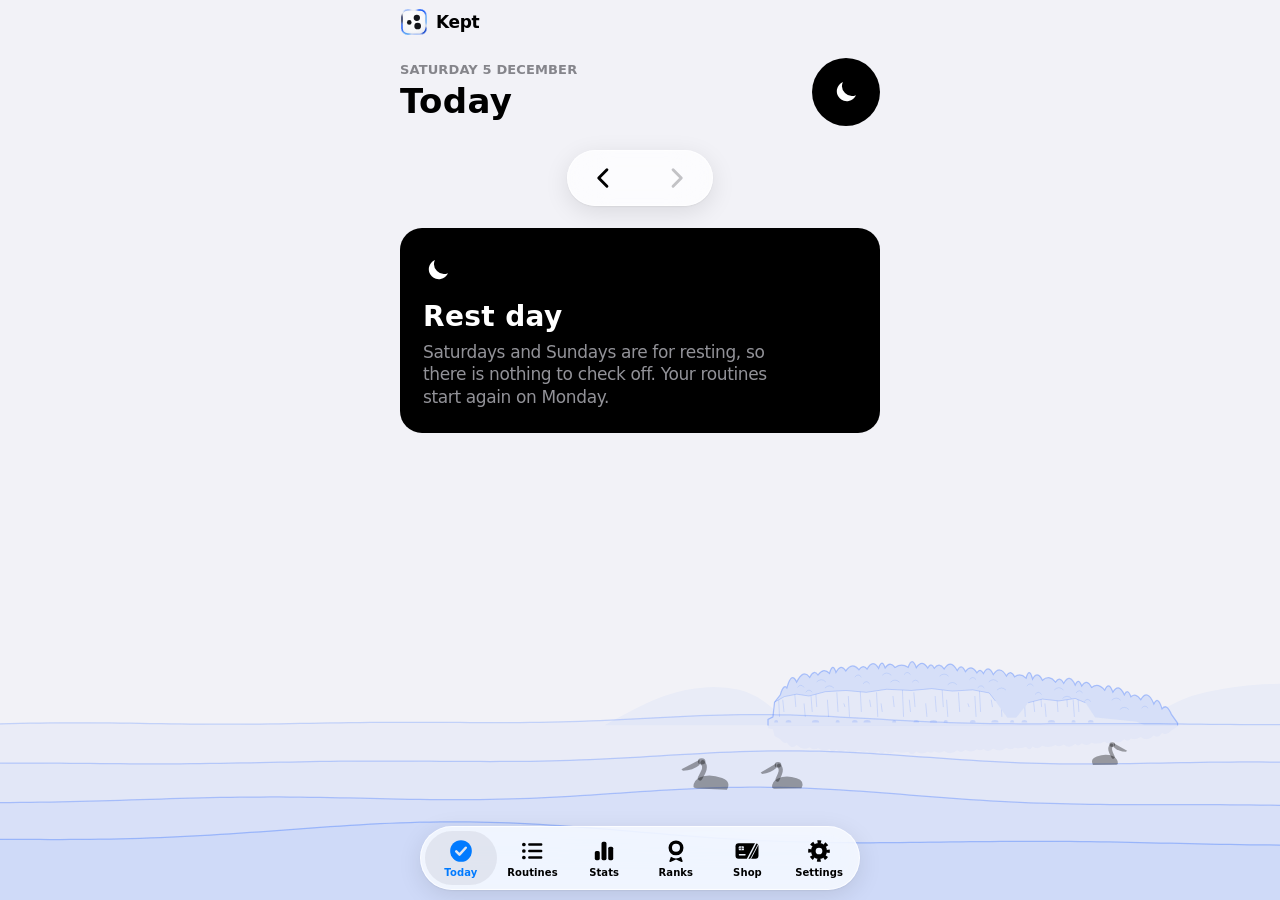
<file: app/index.html>
<!doctype html>
<html lang="en">
<head>
<meta charset="utf-8">
<meta name="viewport" content="width=device-width, initial-scale=1, viewport-fit=cover">
<meta name="color-scheme" content="light dark">
<title>Kept</title>
<meta name="mobile-web-app-capable" content="yes">
<meta name="apple-mobile-web-app-capable" content="yes">
<meta name="apple-mobile-web-app-title" content="Kept">
<!-- "default" keeps the time and battery dark on the light background; black-translucent would make them white and unreadable -->
<meta name="apple-mobile-web-app-status-bar-style" content="default">
<meta name="theme-color" content="#F2F2F7" media="(prefers-color-scheme: light)">
<meta name="theme-color" content="#000000" media="(prefers-color-scheme: dark)">
<link rel="manifest" href="manifest.webmanifest">
<link rel="icon" href="icons/icon.svg" type="image/svg+xml">
<link rel="apple-touch-icon" href="icons/apple-touch-icon.png">
<!-- the appearance chosen in Settings (light or dark), applied before the page draws so it never flashes the other one -->
<script>try{var t=JSON.parse(localStorage.getItem('kept-meta-v1')||'{}').theme;if(t==='light'||t==='dark')document.documentElement.setAttribute('data-theme',t)}catch(e){}</script>
<link rel="stylesheet" href="styles.css">
<!-- the theme in use (bought in the Shop), added before the page draws so the standard look never flashes; ui.js checks it is owned -->
<script>try{var s=JSON.parse(localStorage.getItem('kept-meta-v1')||'{}').skin;if(typeof s==='string'&&/^[a-z0-9-]+$/.test(s)){document.documentElement.setAttribute('data-skin',s);document.write('<link rel="stylesheet" id="skinCss" href="themes/'+s+'/theme.css">')}}catch(e){}</script>
<script type="module" src="js/ui.js"></script>
</head>
<body>
<header class="navbar"><img src="icons/icon.svg" alt="" width="28" height="28"><span>Kept</span></header>
<div id="skin" aria-hidden="true"><i class="s1"></i><i class="s2"></i><i class="s3"></i><i class="s4"></i><i class="s5"></i><i class="s6"></i></div><!-- scenery slots a theme can dress -->
<canvas id="water" aria-hidden="true"></canvas>
<div id="skin-front" aria-hidden="true"><i class="f1"></i><i class="f2"></i><i class="f3"></i><i class="f4"></i><i class="f5"></i><i class="f6"></i></div><!-- scenery slots in front of the lake -->
<div class="app" id="app"></div>

<div class="tabs glass"><nav id="tabs" aria-label="Sections">
  <button data-tab="today"><svg viewBox="0 0 24 24" aria-hidden="true"><mask id="tick"><rect width="24" height="24" fill="#fff"/><path d="m7.6 12.4 3 3 5.8-6.4" fill="none" stroke="#000" stroke-width="2.3" stroke-linecap="round" stroke-linejoin="round"/></mask><circle cx="12" cy="12" r="10" fill="currentColor" mask="url(#tick)"/></svg><span>Today</span></button>
  <button data-tab="routines"><svg viewBox="0 0 24 24" aria-hidden="true"><g fill="currentColor"><circle cx="4.5" cy="6" r="1.7"/><circle cx="4.5" cy="12" r="1.7"/><circle cx="4.5" cy="18" r="1.7"/></g><path d="M9.5 6h11M9.5 12h11M9.5 18h11" stroke="currentColor" stroke-width="2.2" stroke-linecap="round"/></svg><span>Routines</span></button>
  <button data-tab="stats"><svg viewBox="0 0 24 24" fill="currentColor" aria-hidden="true"><rect x="3.5" y="12" width="4.6" height="8.5" rx="1.5"/><rect x="9.7" y="3.5" width="4.6" height="17" rx="1.5"/><rect x="15.9" y="8" width="4.6" height="12.5" rx="1.5"/></svg><span>Stats</span></button>
  <button data-tab="ranks"><svg viewBox="0 0 24 24" fill="currentColor" aria-hidden="true"><path d="M12 2.2a6.9 6.9 0 1 1 0 13.8 6.9 6.9 0 0 1 0-13.8zm0 3.2a3.7 3.7 0 1 0 0 7.4 3.7 3.7 0 0 0 0-7.4z" fill-rule="evenodd"/><path d="M7.3 17.3a8.6 8.6 0 0 0 9.4 0l1.4 4a.7.7 0 0 1-1 .8L12 19.9l-5.1 2.2a.7.7 0 0 1-1-.8z"/></svg><span>Ranks</span></button>
  <button data-tab="shop"><svg viewBox="0 0 24 24" aria-hidden="true"><mask id="shopcard"><rect width="24" height="24" fill="#fff"/><rect x="4.4" y="7.6" width="4.8" height="3.8" rx=".9" fill="#000"/><path d="M4.4 9.5h4.8M6.8 7.6v3.8" stroke="#fff" stroke-width=".55"/><path d="M11.4 20 19.8 4h1.5L12.9 20Z" fill="#000"/><path d="M14.6 20 23 4h.8L15.4 20Z" fill="#000"/><rect x="4.4" y="14.8" width="6.4" height="1.3" rx=".65" fill="#000"/></mask><rect x="1.4" y="4.8" width="21.2" height="14.4" rx="2.8" fill="currentColor" mask="url(#shopcard)"/></svg><span>Shop</span></button>
  <button data-tab="settings"><svg viewBox="0 0 24 24" aria-hidden="true"><circle cx="12" cy="12" r="8.4" fill="none" stroke="currentColor" stroke-width="3.2" stroke-dasharray="3.3 3.3" stroke-dashoffset="1.65"/><path fill="currentColor" fill-rule="evenodd" d="M12 4.6a7.4 7.4 0 1 1 0 14.8 7.4 7.4 0 0 1 0-14.8zm0 4.3a3.1 3.1 0 1 0 0 6.2 3.1 3.1 0 0 0 0-6.2z"/></svg><span>Settings</span></button>
</nav></div>

<div id="sheetRoot"></div>
<div id="previewRoot"></div><!-- Shop → Preview: its top and bottom bars -->
<div id="doneRoot"></div>
<div class="toast glass" id="toast" role="status" hidden></div>
</body>
</html>
</file>
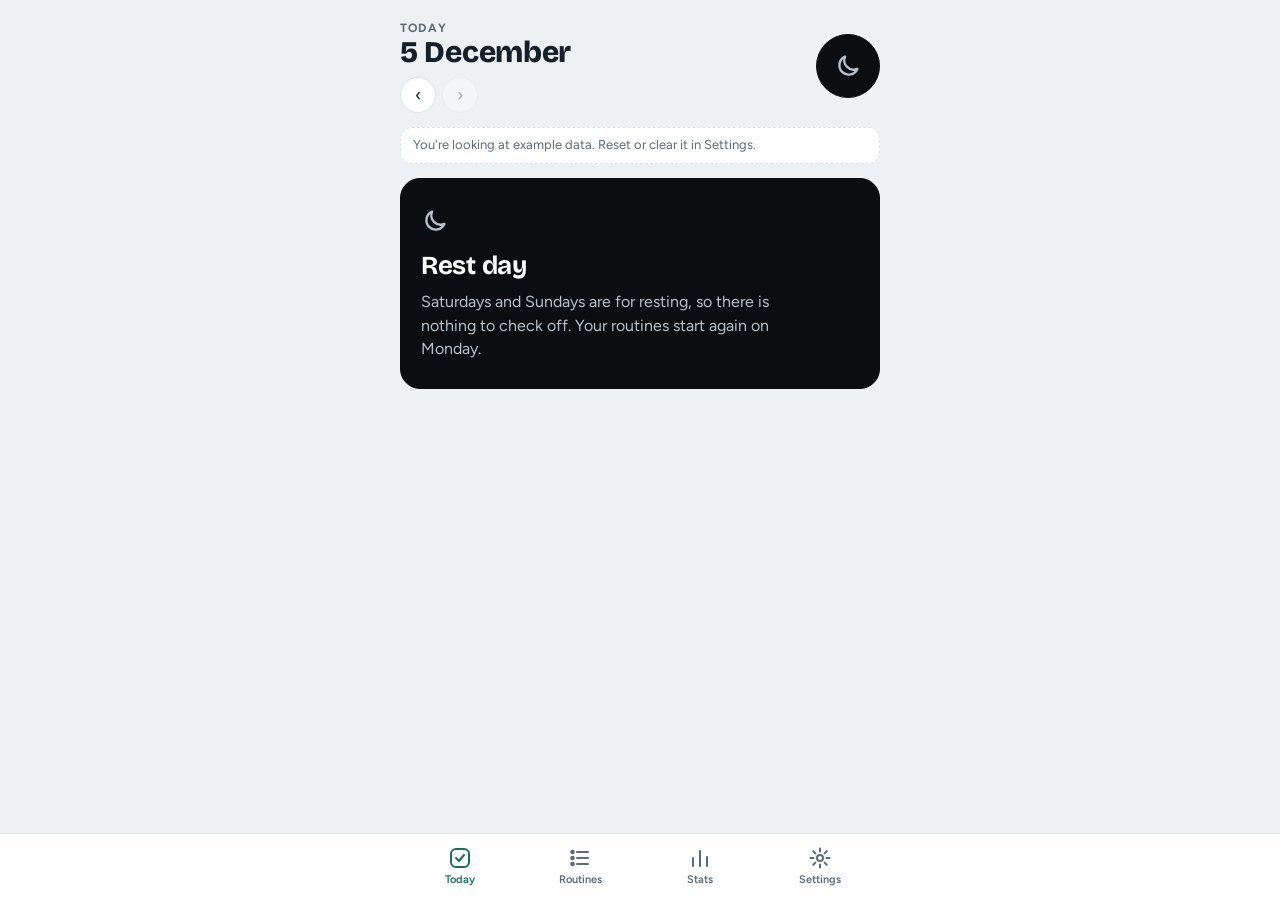
<file: kept-demo.html>
<!doctype html><html><head><meta charset=utf8><meta name=viewport content="width=device-width,initial-scale=1,viewport-fit=cover"><style>:root{color-scheme:light;box-sizing:border-box;padding-top:env(safe-area-inset-top,0px);padding-bottom:env(safe-area-inset-bottom,0px)}html{scroll-padding-top:env(safe-area-inset-top,0px)}body{margin:0;padding:0;font:14px -apple-system,BlinkMacSystemFont,sans-serif;background:#fff;color:#000}img{max-width:100%}[hidden]:not([hidden=until-found i]){display:none!important}</style></head><body>
<title>Kept Routines</title>
<meta name="claude:viewport-fit-sides" content="cover">
<link rel="preconnect" href="https://fonts.googleapis.com">
<link rel="stylesheet" href="https://fonts.googleapis.com/css2?family=Bricolage+Grotesque:opsz,wght@12..96,500;12..96,700;12..96,800&family=Figtree:wght@400;500;600;700&family=JetBrains+Mono:wght@500;700&display=swap">
<style>
/* Layout: phone-first single column (max 480px), sticky date header, fixed bottom tab bar like a native iOS app */
:root{
  --bg:#EEF1F4; --surface:#FFFFFF; --ink:#15202A; --muted:#5D6A77; --line:#DCE2E8;
  --accent:#17705B; --accent-ink:#FFFFFF; --accent-soft:#D6ECE5; --heat-empty:#E2E7EC; --danger:#B4373F;
  --rest:#0B0D10; --rest-ink:#B9C2CB; --rest-title:#FFFFFF; --rest-line:#0B0D10;
  --shadow:0 1px 2px rgba(20,32,42,.06),0 4px 14px rgba(20,32,42,.05);
  --f-display:"Bricolage Grotesque","Avenir Next",system-ui,sans-serif;
  --f-body:"Figtree",-apple-system,"Segoe UI",system-ui,sans-serif;
  --f-mono:"JetBrains Mono",ui-monospace,"SF Mono",Menlo,monospace;
}
@media (prefers-color-scheme: dark){:root:not([data-theme="light"]){
  --bg:#0E141A; --surface:#172029; --ink:#E7ECF1; --muted:#93A0AD; --line:#26313C;
  --accent:#4CC6A2; --accent-ink:#0B1A15; --accent-soft:#16372F; --heat-empty:#202A34; --danger:#F07178;
  --rest:#000000; --rest-ink:#A3AEB9; --rest-title:#EEF2F6; --rest-line:#2B3642;
  --shadow:0 1px 2px rgba(0,0,0,.3); color-scheme:dark }}
:root[data-theme="dark"]{
  --bg:#0E141A; --surface:#172029; --ink:#E7ECF1; --muted:#93A0AD; --line:#26313C;
  --accent:#4CC6A2; --accent-ink:#0B1A15; --accent-soft:#16372F; --heat-empty:#202A34; --danger:#F07178;
  --rest:#000000; --rest-ink:#A3AEB9; --rest-title:#EEF2F6; --rest-line:#2B3642;
  --shadow:0 1px 2px rgba(0,0,0,.3); color-scheme:dark }
*{box-sizing:border-box}
html,body{min-height:100%}
body{background:var(--bg);color:var(--ink);font-family:var(--f-body);font-size:16px;line-height:1.45;
  padding-left:max(16px,env(safe-area-inset-left,0px));padding-right:max(16px,env(safe-area-inset-right,0px));
  -webkit-tap-highlight-color:transparent}
body::before{content:"";position:fixed;inset:0 0 auto;height:env(safe-area-inset-top,0px);z-index:10;background:var(--bg)}
button{font:inherit;color:inherit;cursor:pointer}
button:focus-visible,input:focus-visible,textarea:focus-visible{outline:2px solid var(--accent);outline-offset:2px}
.app{max-width:480px;margin:0 auto;padding-block:12px calc(96px + env(safe-area-inset-bottom,0px))}
h1,h2,h3{font-family:var(--f-display);margin:0;text-wrap:balance;letter-spacing:-.01em}
.eyebrow{font-size:12px;font-weight:700;letter-spacing:.1em;text-transform:uppercase;color:var(--muted)}
.num{font-family:var(--f-mono);font-variant-numeric:tabular-nums}
.muted{color:var(--muted)}

/* header */
.top{position:sticky;top:env(safe-area-inset-top,0px);z-index:5;background:var(--bg);padding-block:8px 14px;display:flex;align-items:center;gap:14px}
.top .titles{flex:1;min-width:0}
.top h1{font-size:30px;font-weight:800;line-height:1.05}
.iconbtn{width:36px;height:36px;border-radius:50%;border:1px solid var(--line);background:var(--surface);display:grid;place-items:center;font-size:18px;line-height:1}
.iconbtn:disabled{opacity:.35;cursor:default}
.datenav{display:flex;gap:6px;align-items:center}
.ring{flex:none}
.ring text{font-family:var(--f-mono);font-weight:700;fill:var(--ink)}

.banner{font-size:13px;color:var(--muted);background:var(--surface);border:1px dashed var(--line);border-radius:12px;padding:8px 12px;margin-bottom:14px}

/* routine list */
.list{display:flex;flex-direction:column;gap:10px}
.item{display:flex;align-items:center;gap:12px;background:var(--surface);border-radius:16px;padding:12px 12px 12px 12px;box-shadow:var(--shadow);border:1px solid transparent;text-align:left;width:100%}
.tile{width:44px;height:44px;border-radius:12px;display:grid;place-items:center;font-size:22px;flex:none;background:color-mix(in srgb,var(--c) 18%,transparent)}
.item .body{flex:1;min-width:0}
.item .name{font-weight:600;font-size:17px;overflow-wrap:anywhere}
.item .hint{font-size:13px;color:var(--muted)}
.check{width:40px;height:40px;border-radius:50%;flex:none;border:2.5px solid color-mix(in srgb,var(--c) 55%,var(--line));background:transparent;display:grid;place-items:center;transition:transform .15s,background .15s}
.check svg{opacity:0;transition:opacity .15s}
.item.done .check{background:var(--c);border-color:var(--c)}
.item.done .check svg{opacity:1}
.item.done .name{color:var(--muted);text-decoration:line-through;text-decoration-color:color-mix(in srgb,var(--muted) 50%,transparent)}
.check:active{transform:scale(.88)}
.empty{text-align:center;padding:40px 16px;color:var(--muted)}
.empty h3{color:var(--ink);font-size:20px;margin-bottom:6px}

.primary{background:var(--accent);color:var(--accent-ink);border:0;border-radius:14px;padding:13px 18px;font-weight:700;width:100%}
.ghost{background:var(--surface);border:1px solid var(--line);border-radius:12px;padding:11px 14px;font-weight:600}
.danger{color:var(--danger)}
.section{margin-top:22px;display:flex;flex-direction:column;gap:10px}
.section > h2{font-size:19px}
.edit{border:0;background:transparent;color:var(--muted);font-size:14px;font-weight:600;padding:8px}

/* segmented */
.seg{display:flex;background:var(--heat-empty);border-radius:12px;padding:3px;gap:3px}
.seg button{flex:1;border:0;background:transparent;border-radius:9px;padding:8px 6px;font-weight:600;font-size:14px;color:var(--muted)}
.seg button[aria-pressed="true"]{background:var(--surface);color:var(--ink);box-shadow:var(--shadow)}

/* stats */
.card{background:var(--surface);border-radius:18px;padding:16px;box-shadow:var(--shadow)}
.rangehead{display:flex;align-items:center;gap:10px;margin:14px 0 10px}
.rangehead .lbl{flex:1;font-weight:700;font-size:16px;text-align:center}
.bigpct{display:flex;align-items:baseline;gap:8px}
.bigpct .v{font-family:var(--f-display);font-size:48px;font-weight:800;line-height:1}
.bars{display:grid;grid-template-columns:repeat(7,1fr);gap:8px;align-items:end;height:150px;margin-top:16px}
.bar{display:flex;flex-direction:column;align-items:center;gap:6px;height:100%;justify-content:flex-end}
.bar .col{width:100%;max-width:34px;border-radius:8px 8px 4px 4px;background:var(--accent);min-height:4px}
.bar.future .col{background:var(--heat-empty)}
.bar .d{font-size:12px;font-weight:700;color:var(--muted)}
.bar .p{font-size:11px;color:var(--muted);min-height:16px;line-height:16px}
.bar .cw{flex:1;min-height:0;width:100%;display:flex;align-items:flex-end;justify-content:center}
.bar.today .d{color:var(--accent)}
.heat{display:grid;grid-template-columns:repeat(7,1fr);gap:5px;margin-top:14px}
.heat .h{font-size:11px;text-align:center;color:var(--muted);font-weight:700}
.cell{aspect-ratio:1;max-width:100%;border-radius:8px;border:0;font-size:12px;font-family:var(--f-mono);display:grid;place-items:center;background:var(--heat-empty);color:var(--muted);padding:0}
.cell.l1{background:color-mix(in srgb,var(--accent) 28%,var(--heat-empty));color:var(--ink)}
.cell.l2{background:color-mix(in srgb,var(--accent) 52%,var(--heat-empty));color:var(--ink)}
.cell.l3{background:color-mix(in srgb,var(--accent) 76%,var(--heat-empty));color:var(--accent-ink)}
.cell.l4{background:var(--accent);color:var(--accent-ink)}
.cell.today{outline:2px solid var(--ink);outline-offset:1px}
.cell.future{opacity:.45;cursor:default}
.cell.blank{visibility:hidden}
.legend{display:flex;align-items:center;gap:4px;justify-content:flex-end;margin-top:10px;font-size:12px;color:var(--muted)}
.legend i{width:12px;height:12px;border-radius:3px;display:inline-block}
.rstat{display:grid;grid-template-columns:auto 1fr auto;gap:4px 12px;align-items:center}
.rstat .tile{width:38px;height:38px;font-size:19px;grid-row:span 2}
.rstat .nm{font-weight:600;min-width:0;overflow-wrap:anywhere}
.rstat .pc{font-family:var(--f-mono);font-weight:700}
.track{height:6px;border-radius:3px;background:var(--heat-empty);overflow:hidden;grid-column:2/4}
.track span{display:block;height:100%;background:var(--c);border-radius:3px}
.dots{display:flex;gap:4px;grid-column:2/4}
.dots i{width:14px;height:14px;border-radius:4px;background:var(--heat-empty);display:inline-block}
.dots i.on{background:var(--c)}
.dots i.off{background:transparent;border:1px dashed var(--line)}
.meta{font-size:13px;color:var(--muted);grid-column:2/4}

/* rest days (Sat & Sun) and locked past days */
.restcard{background:var(--rest);color:var(--rest-ink);border:1px solid var(--rest-line);border-radius:20px;padding:28px 20px;display:flex;flex-direction:column;gap:6px}
.restcard h3{color:var(--rest-title);font-size:26px;margin-top:6px}
.restcard p{margin:0;max-width:36ch}
.restbadge{width:64px;height:64px;border-radius:50%;flex:none;background:var(--rest);color:var(--rest-ink);border:1px solid var(--rest-line);display:grid;place-items:center}
.lockline{display:flex;align-items:center;gap:8px;font-size:13px;font-weight:600;color:var(--muted);background:var(--surface);border-radius:12px;padding:9px 12px;margin-bottom:14px}
.lockline svg{flex:none}
.item.locked{box-shadow:none;border-color:var(--line);background:color-mix(in srgb,var(--surface) 55%,var(--bg))}
.status{width:40px;height:40px;border-radius:50%;flex:none;display:grid;place-items:center;border:2.5px dashed var(--line)}
.item.done .status{background:var(--c);border:2.5px solid var(--c)}
.item.missed .hint{color:var(--danger);font-weight:600}
.bar.rest .col{background:var(--rest);border:1px solid var(--rest-line);border-radius:8px;display:grid;place-items:center}
.bar.rest .col span{writing-mode:vertical-rl;transform:rotate(180deg);font-size:10px;font-weight:700;letter-spacing:.14em;text-transform:uppercase;color:var(--rest-ink)}
.dots i.rest{background:var(--rest);border:1px solid var(--rest-line)}
.cell.rest{background:var(--rest);color:var(--rest-ink);border:1px solid var(--rest-line);cursor:default}
.dayc.rest{display:grid;place-items:center;background:var(--rest);color:var(--rest-ink);border-color:var(--rest-line);cursor:default}

/* tab bar */
.tabs{position:fixed;left:0;right:0;bottom:0;z-index:20;background:color-mix(in srgb,var(--surface) 92%,transparent);backdrop-filter:blur(14px);-webkit-backdrop-filter:blur(14px);border-top:1px solid var(--line);
  padding:6px max(16px,env(safe-area-inset-right,0px)) calc(6px + env(safe-area-inset-bottom,0px)) max(16px,env(safe-area-inset-left,0px))}
.tabs nav{max-width:480px;margin:0 auto;display:grid;grid-template-columns:repeat(4,1fr)}
.tabs button{border:0;background:transparent;display:flex;flex-direction:column;align-items:center;gap:2px;padding:6px 0;font-size:11px;font-weight:600;color:var(--muted)}
.tabs button svg{width:24px;height:24px}
.tabs button[aria-current="page"]{color:var(--accent)}

/* sheet */
.overlay{position:fixed;inset:0;z-index:30;background:rgba(10,16,22,.45);display:flex;align-items:flex-end;justify-content:center}
.sheet{background:var(--bg);width:100%;max-width:520px;border-radius:22px 22px 0 0;max-height:92%;overflow:auto;
  padding:18px max(16px,env(safe-area-inset-right,0px)) calc(20px + env(safe-area-inset-bottom,0px)) max(16px,env(safe-area-inset-left,0px));display:flex;flex-direction:column;gap:16px}
.sheet .row{display:flex;align-items:center;justify-content:space-between;gap:10px}
.sheet h2{font-size:22px}
.field{display:flex;flex-direction:column;gap:6px}
.field label,.field .lab{font-size:13px;font-weight:700;color:var(--muted)}
input[type=text],textarea{width:100%;font:inherit;font-size:17px;color:var(--ink);background:var(--surface);border:1px solid var(--line);border-radius:12px;padding:12px}
textarea{font-family:var(--f-mono);font-size:12px;min-height:110px}
.picks{display:flex;flex-wrap:wrap;gap:8px}
.emo{width:44px;height:44px;border-radius:12px;border:1px solid var(--line);background:var(--surface);font-size:22px}
.emo[aria-pressed="true"]{border:2px solid var(--accent);background:var(--accent-soft)}
.sw{width:34px;height:34px;border-radius:50%;border:3px solid var(--bg);background:var(--c);box-shadow:0 0 0 1px var(--line)}
.sw[aria-pressed="true"]{box-shadow:0 0 0 2px var(--ink)}
.dayc{width:40px;height:40px;border-radius:50%;border:1px solid var(--line);background:var(--surface);font-weight:700;font-size:14px}
.dayc[aria-pressed="true"]{background:var(--accent);color:var(--accent-ink);border-color:var(--accent)}
.stepper{display:flex;align-items:center;gap:14px}
.stepper .v{font-family:var(--f-mono);font-size:22px;font-weight:700;min-width:2ch;text-align:center}

.toast{position:fixed;left:50%;transform:translateX(-50%);bottom:calc(84px + env(safe-area-inset-bottom,0px));z-index:40;background:var(--ink);color:var(--bg);padding:10px 16px;border-radius:999px;font-size:14px;font-weight:600}
@media (prefers-reduced-motion:reduce){*{transition:none!important}}
</style>

<div class="app" id="app"></div>

<div class="tabs"><nav id="tabs">
  <button data-tab="today"><svg viewBox="0 0 24 24" fill="none" stroke="currentColor" stroke-width="2" stroke-linecap="round" stroke-linejoin="round"><rect x="3" y="3" width="18" height="18" rx="5"/><path d="m8 12 3 3 5-6"/></svg>Today</button>
  <button data-tab="routines"><svg viewBox="0 0 24 24" fill="none" stroke="currentColor" stroke-width="2" stroke-linecap="round"><path d="M9 6h11M9 12h11M9 18h11"/><circle cx="4.5" cy="6" r="1.3" fill="currentColor"/><circle cx="4.5" cy="12" r="1.3" fill="currentColor"/><circle cx="4.5" cy="18" r="1.3" fill="currentColor"/></svg>Routines</button>
  <button data-tab="stats"><svg viewBox="0 0 24 24" fill="none" stroke="currentColor" stroke-width="2" stroke-linecap="round"><path d="M5 20V12M12 20V5M19 20v-9"/></svg>Stats</button>
  <button data-tab="settings"><svg viewBox="0 0 24 24" fill="none" stroke="currentColor" stroke-width="2"><circle cx="12" cy="12" r="3"/><path d="M12 2.5v3M12 18.5v3M2.5 12h3M18.5 12h3M5.3 5.3l2.1 2.1M16.6 16.6l2.1 2.1M5.3 18.7l2.1-2.1M16.6 7.4l2.1-2.1" stroke-linecap="round"/></svg>Settings</button>
</nav></div>

<div id="sheetRoot"></div>
<div class="toast" id="toast" hidden></div>

<script>
const COLORS=['#1F9D74','#2E7DD7','#7B5CD6','#3A9FB0','#D9822B','#C2417A'];
const EMOJI=['🥗','🏋️','📖','💧','📞','🧘','🛏️','🚶','✍️','🎸','🧹','☀️','🍎','📵','🧠','🌱'];
const DAYS=['Mon','Tue','Wed','Thu','Fri','Sat','Sun'];
const DAYS1=['M','T','W','T','F','S','S'];
const DAYS_FULL=['Monday','Tuesday','Wednesday','Thursday','Friday','Saturday','Sunday'];
const MONTHS=['January','February','March','April','May','June','July','August','September','October','November','December'];
const LS='kept-routines-v1';

/* ---------- dates ---------- */
const sod=d=>new Date(d.getFullYear(),d.getMonth(),d.getDate());
const pad=n=>String(n).padStart(2,'0');
const key=d=>`${d.getFullYear()}-${pad(d.getMonth()+1)}-${pad(d.getDate())}`;
const parse=k=>{const[y,m,d]=k.split('-').map(Number);return new Date(y,m-1,d)};
const addDays=(d,n)=>new Date(d.getFullYear(),d.getMonth(),d.getDate()+n);
const dow=d=>(d.getDay()+6)%7;
const isRest=d=>dow(d)>=5; // Saturday and Sunday are fixed rest days
const weekStart=d=>addDays(sod(d),-dow(d));
const TODAY=()=>sod(new Date());
const maxD=(a,b)=>a>b?a:b, minD=(a,b)=>a<b?a:b;

/* ---------- storage ---------- */
function load(){try{const s=localStorage.getItem(LS);return s?normalize(JSON.parse(s)):null}catch(e){return null}}
/* keeps stored data consistent with the rules: no check-ins on rest days, no weekend days in schedules */
function normalize(d){
  if(!d||!Array.isArray(d.routines)||!d.checks||typeof d.checks!=='object') return null;
  for(const k of Object.keys(d.checks)) if(isRest(parse(k))) delete d.checks[k];
  for(const r of d.routines){
    if(r.sched.type==='days'){r.sched.days=r.sched.days.filter(i=>i<5);if(!r.sched.days.length)r.sched={type:'daily'}}
    if(r.sched.type==='weekly') r.sched.target=Math.min(5,Math.max(1,r.sched.target|0));
  }
  return d;
}
function save(){try{localStorage.setItem(LS,JSON.stringify(S))}catch(e){}}

function seed(){
  const t=TODAY(), created=key(addDays(t,-70));
  const routines=[
    {id:'r1',name:'Eat healthy',emoji:'🥗',color:COLORS[0],sched:{type:'daily'},created},
    {id:'r2',name:'Workout',emoji:'🏋️',color:COLORS[1],sched:{type:'days',days:[0,2,4]},created},
    {id:'r3',name:'Read 20 minutes',emoji:'📖',color:COLORS[2],sched:{type:'daily'},created},
    {id:'r4',name:'Drink 2L water',emoji:'💧',color:COLORS[3],sched:{type:'daily'},created},
    {id:'r5',name:'Call family',emoji:'📞',color:COLORS[4],sched:{type:'weekly',target:2},created},
  ];
  let x=20261028; const rnd=()=>{x=(x*16807)%2147483647;return x/2147483647};
  const p={r1:.68,r2:.78,r3:.55,r4:.82,r5:.3};
  const checks={};
  for(let i=70;i>=1;i--){
    const d=addDays(t,-i), k=key(d), boost=i<25?1.15:.9;
    for(const r of routines){ if(isDue(r,d)&&rnd()<Math.min(.97,p[r.id]*boost)) (checks[k]=checks[k]||[]).push(r.id); }
  }
  if(!isRest(t)) checks[key(t)]=['r1','r4'];
  return {routines,checks,demo:true};
}

let S=load()||seed(); save();
let view='today', viewDate=TODAY(), statMode='week', weekRef=weekStart(TODAY()), monthRef=new Date(TODAY().getFullYear(),TODAY().getMonth(),1);
let edit=null, confirmDel=false, confirmClear=false;

/* ---------- logic ---------- */
function isDue(r,d){
  if(isRest(d)||key(d)<r.created) return false;
  if(r.sched.type==='days') return r.sched.days.includes(dow(d));
  return true;
}
const isDone=(r,k)=>(S.checks[k]||[]).includes(r.id);
function toggle(id,k){
  const a=S.checks[k]||[]; const i=a.indexOf(id);
  if(i>=0)a.splice(i,1);else a.push(id);
  if(a.length)S.checks[k]=a;else delete S.checks[k];
  save();
}
function doneCount(r,a,b){let n=0;for(let d=a;d<=b;d=addDays(d,1))if(isDue(r,d)&&isDone(r,key(d)))n++;return n}
function expected(r,a,b){
  const s=maxD(a,parse(r.created)); if(s>b) return 0;
  if(r.sched.type==='weekly'){let wd=0;for(let d=s;d<=b;d=addDays(d,1))if(!isRest(d))wd++;return wd?Math.max(1,Math.round(r.sched.target*wd/5)):0}
  let n=0;for(let d=s;d<=b;d=addDays(d,1))if(isDue(r,d))n++;return n;
}
function rangeStats(a,b){
  let got=0,exp=0; const per=S.routines.map(r=>{const e=expected(r,a,b),d=doneCount(r,a,b);got+=Math.min(d,e);exp+=e;return{r,e,d,pct:e?Math.min(1,d/e):0}});
  return {pct:exp?got/exp:0,per,exp};
}
function dayRatio(d){
  const due=S.routines.filter(r=>r.sched.type!=='weekly'&&isDue(r,d));
  if(!due.length) return null;
  const k=key(d); return due.filter(r=>isDone(r,k)).length/due.length;
}
const level=v=>v==null||v===0?0:v<.34?1:v<.67?2:v<1?3:4;
function weekDone(r,d){const a=weekStart(d);return doneCount(r,a,addDays(a,6))}
function streaks(r){
  const t=TODAY(), c=parse(r.created);
  if(r.sched.type==='weekly'){
    const met=w=>doneCount(r,w,addDays(w,6))>=r.sched.target;
    let cur=0,w=weekStart(t); if(!met(w)) w=addDays(w,-7);
    while(w>=weekStart(c)&&met(w)){cur++;w=addDays(w,-7)}
    let best=0,run=0; for(let w2=weekStart(c);w2<=weekStart(t);w2=addDays(w2,7)){ if(met(w2)){run++;best=Math.max(best,run)} else if(+w2!==+weekStart(t)) run=0 }
    return {cur,best,unit:'wk'};
  }
  let cur=0; for(let d=t;d>=c;d=addDays(d,-1)){ if(!isDue(r,d))continue; if(isDone(r,key(d)))cur++; else if(+d===+t)continue; else break; }
  let best=0,run=0; for(let d=c;d<=t;d=addDays(d,1)){ if(!isDue(r,d))continue; if(isDone(r,key(d))){run++;best=Math.max(best,run)} else if(+d!==+t) run=0 }
  return {cur,best,unit:'d'};
}
function schedText(r,d){
  const s=r.sched;
  if(s.type==='daily') return 'Mon – Fri';
  if(s.type==='days') return s.days.length>=5?'Mon – Fri':s.days.slice().sort().map(i=>DAYS[i]).join(' · ');
  return d?`${weekDone(r,d)} of ${s.target} this week`:`${s.target}× per week`;
}

/* ---------- render ---------- */
const esc=s=>String(s).replace(/[&<>"']/g,c=>({'&':'&amp;','<':'&lt;','>':'&gt;','"':'&quot;',"'":'&#39;'}[c]));
const CHECK='<svg width="20" height="20" viewBox="0 0 24 24" fill="none" stroke="#fff" stroke-width="3.2" stroke-linecap="round" stroke-linejoin="round"><path d="m5 12.5 4.5 4.5L19 7.5"/></svg>';
const MOON='<svg width="28" height="28" viewBox="0 0 24 24" fill="none" stroke="currentColor" stroke-width="2" stroke-linecap="round" stroke-linejoin="round" aria-hidden="true"><path d="M20 14.5A8 8 0 0 1 9.5 4a8 8 0 1 0 10.5 10.5z"/></svg>';
const LOCK='<svg width="16" height="16" viewBox="0 0 24 24" fill="none" stroke="currentColor" stroke-width="2" stroke-linecap="round" aria-hidden="true"><rect x="5" y="11" width="14" height="10" rx="2"/><path d="M8 11V8a4 4 0 0 1 8 0v3"/></svg>';
const $app=document.getElementById('app');

function ring(done,total){
  const r=24,c=2*Math.PI*r,f=total?done/total:0;
  return `<svg class="ring" width="64" height="64" viewBox="0 0 64 64" role="img" aria-label="${done} of ${total} done">
  <circle cx="32" cy="32" r="${r}" fill="none" stroke="var(--heat-empty)" stroke-width="7"/>
  <circle cx="32" cy="32" r="${r}" fill="none" stroke="var(--accent)" stroke-width="7" stroke-linecap="round"
    stroke-dasharray="${c}" stroke-dashoffset="${c*(1-f)}" transform="rotate(-90 32 32)" style="transition:stroke-dashoffset .4s"/>
  <text x="32" y="37" text-anchor="middle" font-size="14">${done}/${total}</text></svg>`;
}

function renderToday(){
  const t=TODAY(),d=viewDate,k=key(d),isToday=+d===+t,past=d<t,rest=isRest(d);
  const due=S.routines.filter(r=>isDue(r,d));
  const done=due.filter(r=>isDone(r,k)).length;
  const label=isToday?'Today':(+d===+addDays(t,-1)?'Yesterday':DAYS_FULL[dow(d)]);
  let html=`<header class="top"><div class="titles"><div class="eyebrow">${label}</div><h1>${d.getDate()} ${MONTHS[d.getMonth()]}</h1>
    <div class="datenav" style="margin-top:8px"><button class="iconbtn" data-act="prevDay" aria-label="Previous day">‹</button>
    <button class="iconbtn" data-act="nextDay" aria-label="Next day" ${isToday?'disabled':''}>›</button>
    ${isToday?'':'<button class="edit" data-act="goToday">Back to today</button>'}</div></div>${rest?`<div class="restbadge" aria-hidden="true">${MOON}</div>`:ring(done,due.length)}</header>`;
  if(S.demo) html+=`<div class="banner">You're looking at example data. Reset or clear it in Settings.</div>`;
  if(rest){
    html+=`<div class="restcard">${MOON}<h3>Rest day</h3><p>Saturdays and Sundays are for resting, so there is nothing to check off.${isToday?' Your routines start again on Monday.':''}</p></div>`;
  } else if(!S.routines.length){
    html+=`<div class="empty"><h3>No routines yet</h3><p>Add your first one, like “Eat healthy”, and tick it off each day.</p><button class="primary" data-act="new">Add a routine</button></div>`;
  } else if(!due.length){
    html+=`<div class="empty"><h3>Nothing scheduled</h3><p>No routines are due on this day.</p></div>`;
  } else {
    if(past) html+=`<div class="lockline">${LOCK}Past day, view only. You can only check off today.</div>`;
    html+='<div class="list">'+due.map(r=>{const dn=isDone(r,k);
      const hint=past?(dn?'Completed':(r.sched.type==='weekly'?'Not done':'Missed')):schedText(r,d);
      const ctl=past?`<div class="status" role="img" aria-label="${dn?'Completed':'Not completed'}">${dn?CHECK:''}</div>`
        :`<button class="check" data-act="toggle" data-id="${r.id}" aria-pressed="${dn}" aria-label="Mark ${esc(r.name)} done">${CHECK}</button>`;
      return `<div class="item${dn?' done':''}${past?' locked':''}${past&&!dn&&r.sched.type!=='weekly'?' missed':''}" style="--c:${r.color}">
      <div class="tile">${r.emoji}</div><div class="body"><div class="name">${esc(r.name)}</div><div class="hint">${hint}</div></div>${ctl}</div>`}).join('')+'</div>';
    if(done===due.length) html+=`<p class="muted" style="text-align:center;margin-top:18px">${isToday?'All done for today. Nice work.':'Everything was done on this day.'}</p>`;
  }
  $app.innerHTML=html;
}

function renderRoutines(){
  let html=`<header class="top"><div class="titles"><div class="eyebrow">${S.routines.length} active · weekends off</div><h1>Routines</h1></div></header>`;
  html+='<div class="list">'+S.routines.map(r=>`<button class="item" style="--c:${r.color}" data-act="edit" data-id="${r.id}">
    <div class="tile">${r.emoji}</div><div class="body"><div class="name">${esc(r.name)}</div><div class="hint">${schedText(r)}</div></div>
    <span class="edit">Edit</span></button>`).join('')+'</div>';
  html+=`<div class="section"><button class="primary" data-act="new">+ New routine</button></div>`;
  $app.innerHTML=html;
}

function renderStats(){
  const t=TODAY();
  let html=`<header class="top"><div class="titles"><div class="eyebrow">Progress</div><h1>Statistics</h1></div></header>
  <div class="seg" role="group"><button data-act="mode" data-m="week" aria-pressed="${statMode==='week'}">Week</button><button data-act="mode" data-m="month" aria-pressed="${statMode==='month'}">Month</button></div>`;
  if(!S.routines.length){$app.innerHTML=html+'<div class="empty"><h3>No data yet</h3><p>Add routines and check them off to see stats here.</p></div>';return}
  if(statMode==='week'){
    const a=weekRef,b=addDays(a,6),bEff=minD(b,t);
    const st=rangeStats(a,bEff);
    const isCur=+a===+weekStart(t);
    html+=`<div class="rangehead"><button class="iconbtn" data-act="prevW" aria-label="Previous week">‹</button>
      <div class="lbl">${isCur?'This week':`${a.getDate()} ${MONTHS[a.getMonth()].slice(0,3)} – ${b.getDate()} ${MONTHS[b.getMonth()].slice(0,3)}`}</div>
      <button class="iconbtn" data-act="nextW" aria-label="Next week" ${isCur?'disabled':''}>›</button></div>
    <div class="card"><div class="bigpct"><span class="v">${Math.round(st.pct*100)}%</span><span class="muted">completed</span></div>
    <div class="bars">${[...Array(7)].map((_,i)=>{const d=addDays(a,i),td=+d===+t?' today':'';
      if(isRest(d)) return `<div class="bar rest${td}"><span class="p"></span><div class="cw"><div class="col" style="height:100%"><span>Rest</span></div></div><span class="d">${DAYS1[i]}</span></div>`;
      const fut=d>t,v=fut?null:dayRatio(d),h=v==null?0:Math.round(v*100);
      return `<div class="bar${fut?' future':''}${td}"><span class="p num">${fut||v==null?'':h+'%'}</span><div class="cw"><div class="col" style="height:${fut?4:Math.max(3,h)}%"></div></div><span class="d">${DAYS1[i]}</span></div>`}).join('')}</div></div>
    <div class="section"><h2>By routine</h2><div class="card list" style="gap:16px">${st.per.map(({r,e,d,pct})=>`<div class="rstat" style="--c:${r.color}">
      <div class="tile">${r.emoji}</div><div class="nm">${esc(r.name)}</div><div class="pc">${d}/${r.sched.type==='weekly'?r.sched.target:e}</div>
      <div class="dots">${[...Array(7)].map((_,i)=>{const dd=addDays(a,i);if(isRest(dd))return '<i class="rest"></i>';if(dd>t||!isDue(r,dd))return '<i class="off"></i>';return `<i class="${isDone(r,key(dd))?'on':''}"></i>`}).join('')}</div></div>`).join('')}</div></div>`;
  } else {
    const a=monthRef,b=new Date(a.getFullYear(),a.getMonth()+1,0),bEff=minD(b,t);
    const st=rangeStats(a,bEff);
    const isCur=a.getFullYear()===t.getFullYear()&&a.getMonth()===t.getMonth();
    const off=dow(a);
    let cells=DAYS1.map(x=>`<span class="h">${x}</span>`).join('')+'<span class="cell blank"></span>'.repeat(off);
    for(let d=a;d<=b;d=addDays(d,1)){const td=+d===+t?' today':'';
      if(isRest(d)){cells+=`<span class="cell rest${td}" role="img" aria-label="${d.getDate()} ${MONTHS[d.getMonth()]}, rest day">${d.getDate()}</span>`;continue}
      const fut=d>t,lv=fut?0:level(dayRatio(d));
      cells+=`<button class="cell l${lv}${fut?' future':''}${td}" ${fut?'disabled':`data-act="openDay" data-k="${key(d)}"`} aria-label="${d.getDate()} ${MONTHS[d.getMonth()]}">${d.getDate()}</button>`}
    html+=`<div class="rangehead"><button class="iconbtn" data-act="prevM" aria-label="Previous month">‹</button>
      <div class="lbl">${MONTHS[a.getMonth()]} ${a.getFullYear()}</div>
      <button class="iconbtn" data-act="nextM" aria-label="Next month" ${isCur?'disabled':''}>›</button></div>
    <div class="card"><div class="bigpct"><span class="v">${Math.round(st.pct*100)}%</span><span class="muted">completed this month</span></div>
    <div class="heat">${cells}</div>
    <div class="legend">Less <i style="background:var(--heat-empty)"></i><i class="cell l1" style="width:12px;height:12px;border-radius:3px"></i><i class="cell l2" style="width:12px;height:12px;border-radius:3px"></i><i class="cell l3" style="width:12px;height:12px;border-radius:3px"></i><i style="background:var(--accent)"></i> More<i style="background:var(--rest);margin-left:12px"></i> Rest</div>
    <p class="muted" style="font-size:13px;margin:8px 0 0">Tap a day to see what you did. Black days are rest days.</p></div>
    <div class="section"><h2>By routine</h2><div class="card list" style="gap:16px">${st.per.map(({r,e,d,pct})=>{const s=streaks(r);return `<div class="rstat" style="--c:${r.color}">
      <div class="tile">${r.emoji}</div><div class="nm">${esc(r.name)}</div><div class="pc">${Math.round(pct*100)}%</div>
      <div class="track"><span style="width:${Math.round(pct*100)}%"></span></div>
      <div class="meta"><span class="num">${d}</span> of <span class="num">${e}</span> · streak <span class="num">${s.cur}${s.unit}</span> · best <span class="num">${s.best}${s.unit}</span></div></div>`}).join('')}</div></div>`;
  }
  $app.innerHTML=html;
}

function renderSettings(){
  $app.innerHTML=`<header class="top"><div class="titles"><div class="eyebrow">App</div><h1>Settings</h1></div></header>
  <div class="section"><h2>Backup</h2><p class="muted" style="margin:0">Your data lives only on this device. Copy the backup code and keep it somewhere safe.</p>
    <button class="ghost" data-act="showBackup">Show backup code</button>
    <div id="backupBox" hidden class="field"><textarea id="backupText" readonly></textarea><button class="ghost" data-act="copyBackup">Copy</button></div></div>
  <div class="section"><h2>Restore</h2><div class="field"><label for="restoreText">Paste a backup code</label><textarea id="restoreText" placeholder='{"routines":[...]}'></textarea></div>
    <button class="ghost" data-act="restore">Restore from code</button></div>
  <div class="section"><h2>Data</h2>
    <button class="ghost" data-act="reset">Load example data</button>
    <button class="ghost danger" data-act="clear">${confirmClear?'Tap again to erase everything':'Erase all data'}</button></div>
  <p class="muted" style="font-size:13px;margin-top:24px">Kept · demo version. On iPhone the final app opens from your Home Screen and works offline.</p>`;
}

function render(){
  document.querySelectorAll('#tabs button').forEach(b=>b.setAttribute('aria-current',b.dataset.tab===view?'page':'false'));
  ({today:renderToday,routines:renderRoutines,stats:renderStats,settings:renderSettings})[view]();
}

/* ---------- editor sheet ---------- */
const $sheet=document.getElementById('sheetRoot');
function openEditor(id){
  const r=S.routines.find(x=>x.id===id);
  edit=r?JSON.parse(JSON.stringify(r)):{id:null,name:'',emoji:EMOJI[0],color:COLORS[0],sched:{type:'daily'}};
  if(!edit.sched.days)edit.sched.days=[0,2,4];
  if(!edit.sched.target)edit.sched.target=3;
  confirmDel=false; renderSheet(); setTimeout(()=>{const i=document.getElementById('rname');if(i&&!edit.id)i.focus()},50);
}
function renderSheet(){
  if(!edit){$sheet.innerHTML='';return}
  const s=edit.sched;
  $sheet.innerHTML=`<div class="overlay" data-act="closeBg"><div class="sheet" role="dialog" aria-modal="true" aria-label="${edit.id?'Edit routine':'New routine'}">
    <div class="row"><button class="edit" data-act="close">Cancel</button><h2>${edit.id?'Edit routine':'New routine'}</h2><button class="edit" data-act="saveR" style="color:var(--accent)">Save</button></div>
    <div class="field"><label for="rname">Name</label><input type="text" id="rname" maxlength="40" placeholder="e.g. Eat healthy" value="${esc(edit.name)}"></div>
    <div class="field"><span class="lab">Icon</span><div class="picks">${EMOJI.map(e=>`<button class="emo" data-act="emo" data-v="${e}" aria-pressed="${edit.emoji===e}">${e}</button>`).join('')}</div></div>
    <div class="field"><span class="lab">Color</span><div class="picks">${COLORS.map(c=>`<button class="sw" style="--c:${c}" data-act="col" data-v="${c}" aria-pressed="${edit.color===c}" aria-label="Color ${c}"></button>`).join('')}</div></div>
    <div class="field"><span class="lab">How often</span><div class="seg">
      <button data-act="stype" data-v="daily" aria-pressed="${s.type==='daily'}">Mon – Fri</button>
      <button data-act="stype" data-v="days" aria-pressed="${s.type==='days'}">Some days</button>
      <button data-act="stype" data-v="weekly" aria-pressed="${s.type==='weekly'}">× per week</button></div>
      ${s.type==='days'?`<div class="picks" style="justify-content:space-between;margin-top:8px">${DAYS1.map((d,i)=>i>=5?`<span class="dayc rest" role="img" aria-label="${DAYS[i]}, rest day">${d}</span>`:`<button class="dayc" data-act="day" data-v="${i}" aria-pressed="${s.days.includes(i)}" aria-label="${DAYS[i]}">${d}</button>`).join('')}</div>`:''}
      ${s.type==='weekly'?`<div class="stepper" style="margin-top:8px"><button class="iconbtn" data-act="tgt" data-v="-1" aria-label="Fewer">−</button><span class="v">${s.target}</span><button class="iconbtn" data-act="tgt" data-v="1" aria-label="More">+</button><span class="muted">times per week</span></div>`:''}
      <p class="muted" style="font-size:13px;margin:4px 0 0">Saturday and Sunday are always rest days.</p>
    </div>
    <button class="primary" data-act="saveR">${edit.id?'Save changes':'Add routine'}</button>
    ${edit.id?`<button class="ghost danger" data-act="delR">${confirmDel?'Tap again to delete with its history':'Delete routine'}</button>`:''}
  </div></div>`;
}
function syncName(){const i=document.getElementById('rname');if(i&&edit)edit.name=i.value}

/* ---------- toast ---------- */
let tt; function toast(m){const t=document.getElementById('toast');t.textContent=m;t.hidden=false;clearTimeout(tt);tt=setTimeout(()=>t.hidden=true,1800)}

/* ---------- events ---------- */
document.addEventListener('click',e=>{
  const tab=e.target.closest('[data-tab]'); if(tab){view=tab.dataset.tab;confirmClear=false;if(view==='today')viewDate=TODAY();render();window.scrollTo(0,0);return}
  const el=e.target.closest('[data-act]'); if(!el)return;
  const a=el.dataset.act;
  if(a==='closeBg'&&e.target!==el)return;
  switch(a){
    case 'toggle': if(+viewDate!==+TODAY()||isRest(viewDate)){toast('Only today can be checked off');render();break}
      toggle(el.dataset.id,key(viewDate)); render(); break;
    case 'prevDay': viewDate=addDays(viewDate,-1); render(); break;
    case 'nextDay': if(viewDate<TODAY())viewDate=addDays(viewDate,1); render(); break;
    case 'goToday': viewDate=TODAY(); render(); break;
    case 'openDay': viewDate=parse(el.dataset.k); view='today'; render(); window.scrollTo(0,0); break;
    case 'mode': statMode=el.dataset.m; render(); break;
    case 'prevW': weekRef=addDays(weekRef,-7); render(); break;
    case 'nextW': weekRef=addDays(weekRef,7); render(); break;
    case 'prevM': monthRef=new Date(monthRef.getFullYear(),monthRef.getMonth()-1,1); render(); break;
    case 'nextM': monthRef=new Date(monthRef.getFullYear(),monthRef.getMonth()+1,1); render(); break;
    case 'new': openEditor(null); break;
    case 'edit': openEditor(el.dataset.id); break;
    case 'close': case 'closeBg': edit=null; renderSheet(); break;
    case 'emo': syncName(); edit.emoji=el.dataset.v; renderSheet(); break;
    case 'col': syncName(); edit.color=el.dataset.v; renderSheet(); break;
    case 'stype': syncName(); edit.sched.type=el.dataset.v; renderSheet(); break;
    case 'day': { syncName(); const i=+el.dataset.v, d=edit.sched.days; if(i>=5) break; const p=d.indexOf(i); if(p>=0){if(d.length>1)d.splice(p,1)}else d.push(i); renderSheet(); break; }
    case 'tgt': syncName(); edit.sched.target=Math.min(5,Math.max(1,edit.sched.target+ +el.dataset.v)); renderSheet(); break;
    case 'saveR': {
      syncName(); const name=edit.name.trim();
      if(!name){toast('Give the routine a name');document.getElementById('rname').focus();break}
      const s=edit.sched, sched=s.type==='days'?{type:'days',days:s.days.slice().sort()}:s.type==='weekly'?{type:'weekly',target:s.target}:{type:'daily'};
      if(edit.id){const r=S.routines.find(x=>x.id===edit.id);Object.assign(r,{name,emoji:edit.emoji,color:edit.color,sched});toast('Routine saved')}
      else{S.routines.push({id:'r'+Date.now().toString(36),name,emoji:edit.emoji,color:edit.color,sched,created:key(TODAY())});toast('Routine added')}
      save(); edit=null; renderSheet(); render(); break;
    }
    case 'delR':
      if(!confirmDel){confirmDel=true;syncName();renderSheet();break}
      S.routines=S.routines.filter(r=>r.id!==edit.id);
      for(const k in S.checks){S.checks[k]=S.checks[k].filter(id=>id!==edit.id);if(!S.checks[k].length)delete S.checks[k]}
      save(); edit=null; renderSheet(); render(); toast('Routine deleted'); break;
    case 'showBackup': { const b=document.getElementById('backupBox'); b.hidden=false; document.getElementById('backupText').value=JSON.stringify(S); break; }
    case 'copyBackup': { const ta=document.getElementById('backupText');
      navigator.clipboard?.writeText(ta.value).then(()=>toast('Backup copied'),()=>{ta.select();toast('Select all and copy')}) ?? (ta.select(),toast('Select all and copy')); break; }
    case 'restore': try{ const d=normalize(JSON.parse(document.getElementById('restoreText').value));
        if(!d)throw 0; S={routines:d.routines,checks:d.checks,demo:false}; save(); toast('Backup restored'); view='today'; viewDate=TODAY(); render();
      }catch(err){toast('That code is not a valid backup')} break;
    case 'reset': S=seed(); save(); confirmClear=false; toast('Example data loaded'); render(); break;
    case 'clear': if(!confirmClear){confirmClear=true;render();break}
      S={routines:[],checks:{},demo:false}; save(); confirmClear=false; toast('All data erased'); render(); break;
  }
});
document.addEventListener('keydown',e=>{if(e.key==='Escape'&&edit){edit=null;renderSheet()}});
/* when the app is reopened on a new day, move to the new today (yesterday becomes locked) */
let lastDay=key(TODAY());
document.addEventListener('visibilitychange',()=>{if(document.hidden)return;const k=key(TODAY());if(k!==lastDay){if(key(viewDate)===lastDay)viewDate=TODAY();lastDay=k;render()}});
render();
</script>

</body></html>
</file>
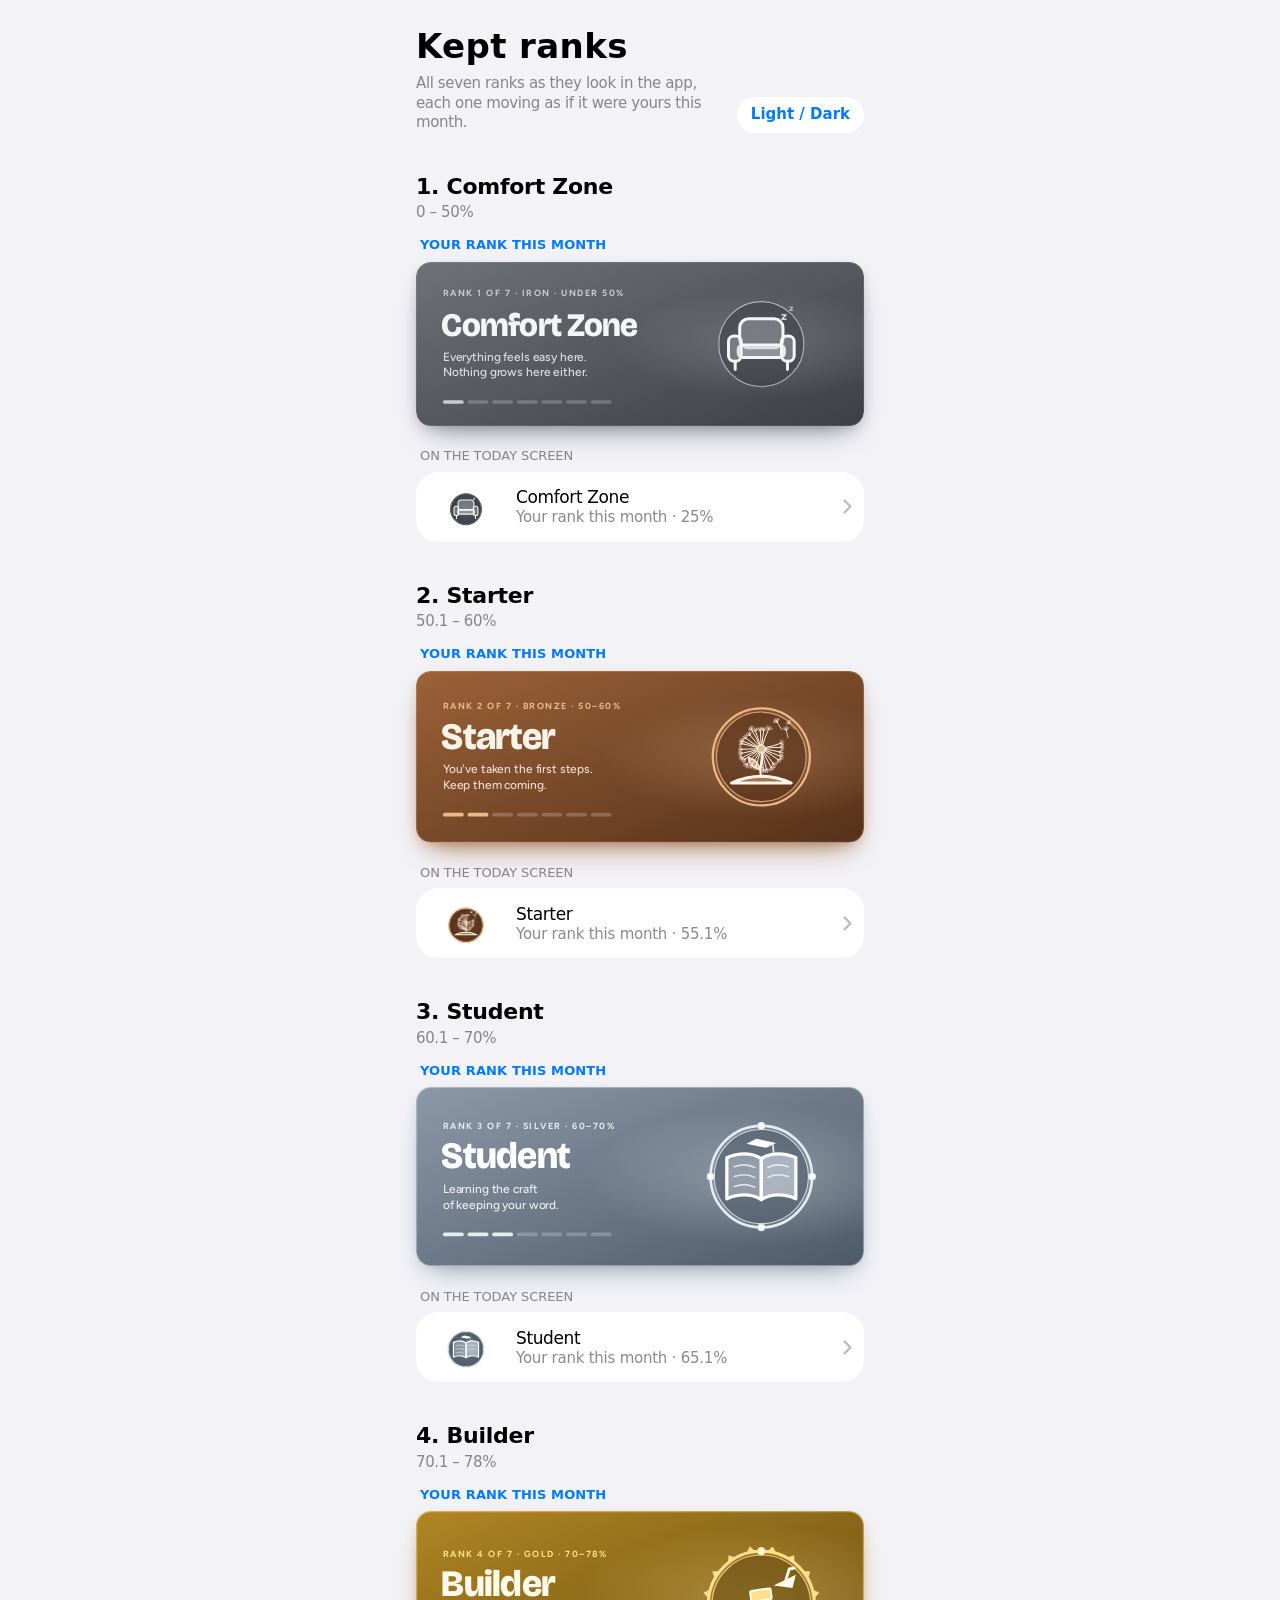
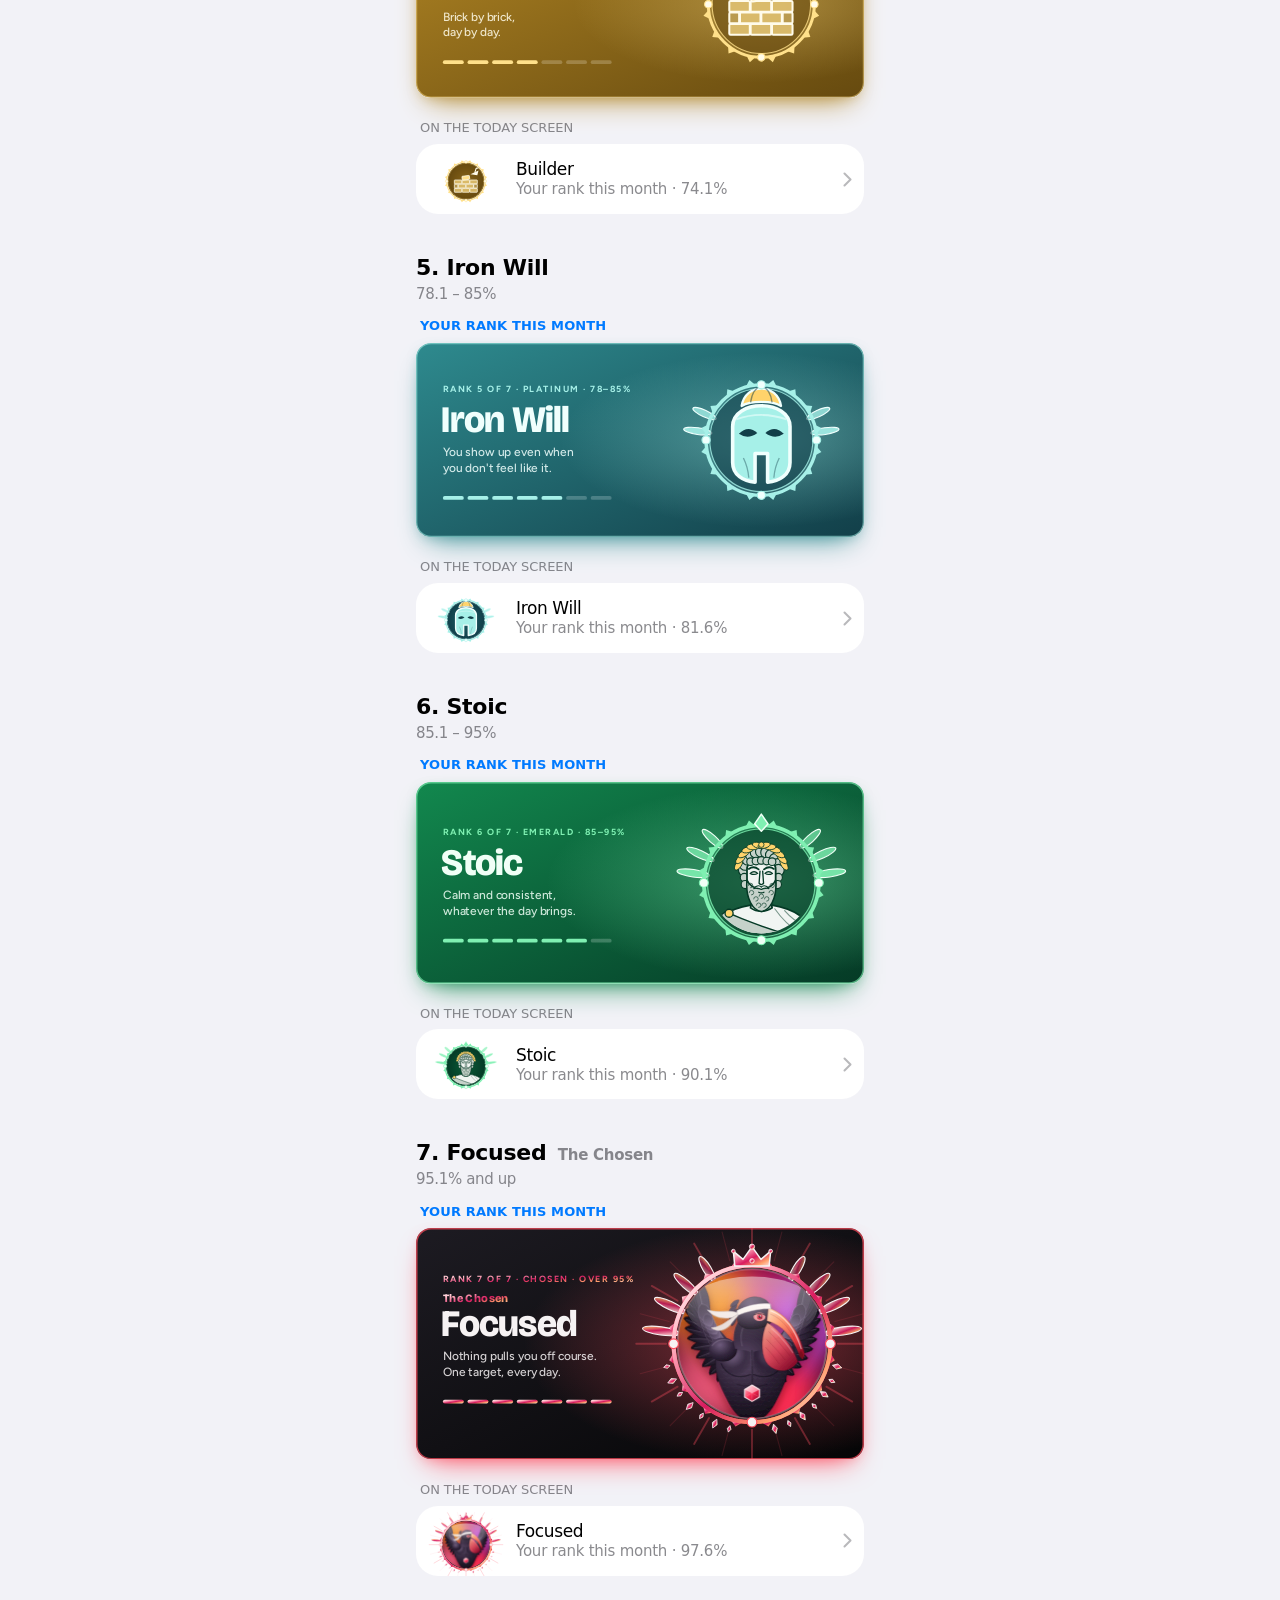
<file: ranks-demo.html>
<!doctype html>
<html lang="en"><head><meta charset="utf-8"><meta name="viewport" content="width=device-width, initial-scale=1">
<meta name="color-scheme" content="light dark"><title>Kept ranks</title>
<style>
:root{--bg:#F2F2F7;--surface:#FFFFFF;--ink:#000000;--muted:rgba(60,60,67,.6);--line:rgba(60,60,67,.29);--tint:#007AFF;--ring-off:rgba(60,60,67,.36)}
@media (prefers-color-scheme: dark){:root:not([data-theme="light"]){--bg:#000000;--surface:#1C1C1E;--ink:#FFFFFF;--muted:rgba(235,235,245,.6);--line:rgba(84,84,88,.65);--tint:#0A84FF;--ring-off:rgba(235,235,245,.34)}}
:root[data-theme="dark"]{--bg:#000000;--surface:#1C1C1E;--ink:#FFFFFF;--muted:rgba(235,235,245,.6);--line:rgba(84,84,88,.65);--tint:#0A84FF;--ring-off:rgba(235,235,245,.34)}
*{box-sizing:border-box}
body{margin:0;background:var(--bg);color:var(--ink);font:17px/1.3 -apple-system,BlinkMacSystemFont,system-ui,"Segoe UI",Roboto,sans-serif;letter-spacing:-.022em;-webkit-font-smoothing:antialiased}
main{max-width:480px;margin:0 auto;padding:24px 16px 64px}
header{display:flex;align-items:flex-end;justify-content:space-between;gap:12px;margin-bottom:8px}
h1{font-size:34px;margin:0;letter-spacing:.011em}
.intro{color:var(--muted);font-size:15px;margin:6px 0 0}
.theme{flex:none;white-space:nowrap;border:0;border-radius:999px;padding:8px 14px;background:var(--surface);color:var(--tint);font:inherit;font-size:15px;font-weight:600;cursor:pointer}
section{margin-top:40px}
h2{font-size:22px;margin:0;letter-spacing:-.012em}
h2 small{font-size:15px;font-weight:600;color:var(--muted);margin-left:4px}
.range{margin:2px 0 14px;color:var(--muted);font-size:15px;font-variant-numeric:tabular-nums}
.label{font-size:13px;text-transform:uppercase;color:var(--muted);padding:22px 4px 7px;letter-spacing:-.006em}
.group{background:var(--surface);border-radius:22px;overflow:hidden}
.row{display:flex;align-items:center;gap:12px;padding:6px 12px;min-height:48px}
.row .body{flex:1;min-width:0}
.row .hint{font-size:15px;color:var(--muted);letter-spacing:-.016em}
.disc{flex:none;color:var(--muted);opacity:.6}
/* ranks: the artwork in ranks/ is drawn with these two fonts (SIL Open Font License, see fonts/). Only the artwork uses them; the app keeps the system font. */
@font-face{font-family:'Bricolage Grotesque';font-style:normal;font-weight:800;font-display:swap;src:url([data-uri]) format('woff2')}
@font-face{font-family:'Figtree';font-style:normal;font-weight:500 700;font-display:swap;src:url([data-uri]) format('woff2')}
.art{display:block;position:relative}
.art svg{display:block;width:100%;height:100%}
/* until the artwork loads, a block in the rank's colors holds its place */
.rk0{--a:#6E7178;--b:#3C3F45} .rk1{--a:#9C6238;--b:#55311A} .rk2{--a:#8C98A7;--b:#4E5A68} .rk3{--a:#B08524;--b:#664A0F}
.rk4{--a:#2E8A8E;--b:#123F49} .rk5{--a:#12884E;--b:#053A26} .rk6{--a:#1D1B22;--b:#050506;--glow:#FF4D5E}
.art.banner.ph{display:flex;align-items:center;padding:0 6%;border-radius:12px;background:linear-gradient(135deg,var(--a),var(--b));color:#fff;font-size:26px;font-weight:800}
.art.badge.ph::before,.art.badge.none::before{content:"";position:absolute;inset:20% 24% 13%;border-radius:50%;background:linear-gradient(135deg,var(--a),var(--b))}
.art.badge.none{aspect-ratio:560/430}
.art.badge.none::before{background:none;border:2px dashed var(--ring-off)}
.ranknote{margin-bottom:14px}
.ladder{display:flex;flex-direction:column;gap:12px;container-type:inline-size}
/* faded on a solid backing, so the lake doesn't show through; the corners match the artwork's (40 of 1200) */
.rung.unreached{background:var(--bg);border-radius:3.33cqw}
.rung.unreached .art{filter:grayscale(1);opacity:.45}
.ycap{display:flex;align-items:center;gap:5px;font-size:13px;font-weight:600;letter-spacing:.01em;text-transform:uppercase;color:var(--tint);padding:0 4px 8px}
.ycap.final{color:var(--muted)}
/* this month's banner (Ranks) and a month's banner (Stats): lifted off the page by a glow in the rank's color; corners match the artwork's (40 of 1200) */
.hero{display:block;width:100%;margin:0;padding:0;border:0;background:none;container-type:inline-size;transition:transform .15s}
button.hero:active{transform:scale(.98)}
.hero .art{border-radius:3.33cqw;box-shadow:0 14px 30px -14px var(--glow,var(--a)),0 4px 14px -6px color-mix(in srgb,var(--glow,var(--a)) 55%,transparent)}
.hero + .card{margin-top:16px}
/* the rank you hold comes alive, while its picture stays still: comets streak around the ring, appearing and fading away, the gems on the ring twinkle,
   the glow behind it pulses, and a sheen crosses the banner now and then. Reduce Motion turns all of it off (see the end of this file). */
.comet{opacity:0} /* hidden everywhere else, and when motion is reduced */
.hero .comet{animation:comet 4s linear infinite}
.hero .gem{transform-box:fill-box;transform-origin:center;animation:gem 2.8s ease-in-out infinite}
.hero .aura{animation:aura 4.5s ease-in-out infinite}
.hero .art{overflow:hidden}
.hero .art::after{content:"";position:absolute;inset:0;pointer-events:none;transform:translateX(-100%);
  background:linear-gradient(105deg,transparent 35%,rgba(255,255,255,var(--shine,.16)) 50%,transparent 65%);animation:shine var(--shine-t,7s) ease-in-out 1s infinite}
/* a comet appears, races about three quarters of the way round the ring, and fades out */
@keyframes comet{0%{stroke-dashoffset:0;opacity:0}12%{opacity:1}60%{opacity:1}78%{opacity:0}100%{stroke-dashoffset:-100;opacity:0}}
@keyframes gem{0%,100%{transform:scale(1);opacity:1}50%{transform:scale(1.35);opacity:.55}}
@keyframes aura{0%,100%{opacity:.55}50%{opacity:1}}
@keyframes shine{0%{transform:translateX(-100%)}25%,100%{transform:translateX(100%)}}
/* higher ranks shine more: Platinum a little, Emerald clearly, The Chosen most. The shine is brighter and comes more often,
   four-point sparkles twinkle around the circle in two alternating sets, and on Emerald and The Chosen the glow breathes. */
.hero{position:relative;--star:url("data:image/svg+xml,%3Csvg xmlns='http://www.w3.org/2000/svg' viewBox='0 0 20 20'%3E%3Cpath d='M10 0C11 7 13 9 20 10C13 11 11 13 10 20C9 13 7 11 0 10C7 9 9 7 10 0Z' fill='white'/%3E%3C/svg%3E")}
.hero[data-rk="4"]{--shine:.24;--shine-t:5.5s}
.hero[data-rk="5"]{--shine:.32;--shine-t:4.5s}
.hero[data-rk="6"]{--shine:.4;--shine-t:3.8s}
.hero[data-rk="4"]::before,.hero[data-rk="5"]::before,.hero[data-rk="6"]::before,.hero[data-rk="5"]::after,.hero[data-rk="6"]::after{
  content:"";position:absolute;inset:0;z-index:1;pointer-events:none;opacity:0;animation:sparkle 2.4s ease-in-out infinite}
.hero[data-rk]::after{animation-delay:-1.2s} /* the second set twinkles half a beat after the first */
.hero[data-rk="4"]::before{background:var(--star) 63% 18%/12px no-repeat,var(--star) 92% 72%/10px no-repeat,var(--star) 70% 86%/8px no-repeat}
.hero[data-rk="5"]::before{background:var(--star) 62% 16%/16px no-repeat,var(--star) 93% 30%/12px no-repeat,var(--star) 88% 86%/10px no-repeat,var(--star) 58% 62%/9px no-repeat}
.hero[data-rk="5"]::after{background:var(--star) 76% 5%/11px no-repeat,var(--star) 97% 56%/14px no-repeat,var(--star) 66% 90%/12px no-repeat,var(--star) 55% 34%/8px no-repeat}
.hero[data-rk="6"]::before{background:var(--star) 57% 14%/20px no-repeat,var(--star) 95% 24%/15px no-repeat,var(--star) 92% 84%/13px no-repeat,var(--star) 54% 64%/11px no-repeat,var(--star) 81% 3%/10px no-repeat}
.hero[data-rk="6"]::after{background:var(--star) 70% 4%/14px no-repeat,var(--star) 98% 52%/18px no-repeat,var(--star) 63% 94%/15px no-repeat,var(--star) 51% 38%/10px no-repeat,var(--star) 86% 96%/9px no-repeat}
.hero[data-rk="5"] .art,.hero[data-rk="6"] .art{animation:glow 3s ease-in-out infinite}
@keyframes sparkle{0%,100%{opacity:0}50%{opacity:1}}
@keyframes glow{0%,100%{box-shadow:0 14px 30px -14px var(--glow,var(--a)),0 4px 14px -6px color-mix(in srgb,var(--glow,var(--a)) 55%,transparent)}
  50%{box-shadow:0 18px 44px -10px var(--glow,var(--a)),0 0 26px -2px color-mix(in srgb,var(--glow,var(--a)) 70%,transparent)}}
/* the Today title on a glass card in the style of the rank banners (rankFrame in ui.js): the rank's colours, slightly see-through
   with the page blurred behind, a soft light on the right, a fine edge in the rank's accent, and the banner's seven dashes.
   --a/--b come from .rk0 … .rk6; --acc is the banner's accent colour */
.rf{position:relative;overflow:hidden;padding:12px 16px 14px;border-radius:20px;
  background:radial-gradient(90% 160% at 92% 40%,color-mix(in srgb,var(--acc) 34%,transparent),transparent 62%),
    linear-gradient(135deg,color-mix(in srgb,color-mix(in srgb,var(--a) 60%,var(--b)) var(--op,84%),transparent),color-mix(in srgb,var(--b) var(--op,84%),transparent));
  -webkit-backdrop-filter:blur(18px) saturate(170%);backdrop-filter:blur(18px) saturate(170%);
  box-shadow:inset 0 0 0 1px color-mix(in srgb,var(--acc) 42%,transparent),inset 0 1px 0 rgba(255,255,255,.22),0 14px 28px -16px var(--glow,var(--a))}
.rf0{--acc:#C7CBD2} .rf1{--acc:#EDB887} .rf2{--acc:#E4EBF3} .rf3{--acc:#FFE08A} .rf4{--acc:#A6F0E8} .rf5{--acc:#7FF0B2} .rf6{--acc:#FF4D5E;--op:94%}
.rf .eyebrow{color:var(--acc);letter-spacing:.07em}
.rf h1{color:#fff}
.rf{display:flex;align-items:center;gap:10px}
.rf-text{flex:1;min-width:0}
.rf-badge{flex:none;width:80px;padding:0;border:0;background:none;transition:transform .15s}
.rf-badge:active{transform:scale(.94)}
/* the badge on the Today card comes alive like the banner on Ranks: comets run round its ring, its gems twinkle, and it glows softly in the rank's colour */
.rf-badge .comet{animation:comet 4s linear infinite}
.rf-badge .gem{transform-box:fill-box;transform-origin:center;animation:gem 2.8s ease-in-out infinite}
.rf-badge .art{animation:badgeglow 3.2s ease-in-out infinite}
@keyframes badgeglow{0%,100%{filter:drop-shadow(0 0 2px color-mix(in srgb,var(--acc) 30%,transparent))}50%{filter:drop-shadow(0 0 12px var(--acc))}}
.rf-pips{display:flex;gap:4px;margin-top:9px}
.rf-pips i{width:16px;height:4px;border-radius:2px;background:rgba(255,255,255,.22)}
.rf-pips i.on{background:var(--acc)}
/* from Platinum up, a sheen crosses the card now and then (Reduce Motion turns it off) */
.rf4::after,.rf5::after,.rf6::after{content:"";position:absolute;inset:0;pointer-events:none;transform:translateX(-100%);
  background:linear-gradient(105deg,transparent 35%,rgba(255,255,255,.18) 50%,transparent 65%);animation:shine 6s ease-in-out 1s infinite}
/* Routines: New routine sits on top, a little bigger than a routine row */
.newroutine{min-height:64px;font-size:19px;font-weight:600;letter-spacing:-.02em}
.newroutine .addicon svg{width:34px;height:34px}
.goal{margin:8px 4px 0;font-size:15px;letter-spacing:-.016em;color:var(--muted)}
.goal b{font-weight:600;color:var(--ink)}
.group.months{--sep:100px}
.group.months .row{padding:6px 12px}
.slot{flex:none;width:76px;height:58px;display:grid;place-items:center}
.slot .art{height:100%}

@media (prefers-reduced-motion:reduce){*,*::before,*::after{animation:none!important;transition:none!important}}
</style></head>
<body><main>
<header><div><h1>Kept ranks</h1><p class="intro">All seven ranks as they look in the app, each one moving as if it were yours this month.</p></div>
<button class="theme" type="button" onclick="const r=document.documentElement,d=r.dataset.theme==='dark'||(!r.dataset.theme&&matchMedia('(prefers-color-scheme: dark)').matches);r.dataset.theme=d?'light':'dark'">Light / Dark</button></header>
<section>
  <h2>1. Comfort Zone</h2><p class="range">0 – 50%</p>
  <div class="ycap">Your rank this month</div><div class="hero" data-rk="0"><span class="art banner rk0" style="aspect-ratio:1200/440"><svg xmlns="http://www.w3.org/2000/svg" viewBox="0 0 1200 440" role="img" aria-label="Rank 1 of 7: Comfort Zone, Under 50%">
<defs>
<linearGradient id="kept1-comfort-zone-bg" x1="0" y1="0" x2="1" y2="1"><stop offset="0" stop-color="#6E7178"/><stop offset="1" stop-color="#3C3F45"/></linearGradient>
<radialGradient id="kept1-comfort-zone-glow" cx="0.771" cy=".5" r="0.33"><stop offset="0" stop-color="#C7CBD2" stop-opacity="0.22"/><stop offset="1" stop-color="#C7CBD2" stop-opacity="0"/></radialGradient>
<clipPath id="kept1-comfort-zone-clip"><rect width="1200" height="440" rx="40"/></clipPath>
</defs>
<g clip-path="url(#kept1-comfort-zone-clip)">
<rect width="1200" height="440" fill="url(#kept1-comfort-zone-bg)"/>
<rect class="aura" width="1200" height="440" fill="url(#kept1-comfort-zone-glow)"/><g class="emblem">
<circle cx="925" cy="220" r="114" fill="#3C3F45" fill-opacity=".55" stroke="#C7CBD2" stroke-opacity=".8" stroke-width="3"/><g transform="translate(925 220) scale(1.0)"><rect x="-58" y="-68" width="116" height="78" rx="24" fill="#C7CBD2" fill-opacity=".35" stroke="#F4F5F7" stroke-width="8"/><rect x="-62" y="2" width="124" height="34" rx="12" fill="#C7CBD2" fill-opacity=".55" stroke="#F4F5F7" stroke-width="8"/><rect x="-88" y="-22" width="34" height="68" rx="15" fill="#C7CBD2" fill-opacity=".35" stroke="#F4F5F7" stroke-width="8"/><rect x="54" y="-22" width="34" height="68" rx="15" fill="#C7CBD2" fill-opacity=".35" stroke="#F4F5F7" stroke-width="8"/><path d="M-70 46v22M70 46v22" stroke="#F4F5F7" stroke-width="8" stroke-linecap="round"/><text x="52" y="-66" font-family="'Bricolage Grotesque','Avenir Next',system-ui,-apple-system,sans-serif" font-weight="800" font-size="30" fill="#F4F5F7" fill-opacity=".85">z</text><text x="74" y="-88" font-family="'Bricolage Grotesque','Avenir Next',system-ui,-apple-system,sans-serif" font-weight="800" font-size="22" fill="#F4F5F7" fill-opacity=".65">z</text></g>
<g class="comets"><circle class="comet" style="animation-delay:0.00s" cx="925" cy="220" r="114" fill="none" stroke="#FFFFFF" stroke-opacity="1"
      stroke-width="11.4" stroke-linecap="round" pathLength="100" stroke-dasharray="2 98"/><circle class="comet" style="animation-delay:0.20s" cx="925" cy="220" r="114" fill="none" stroke="#FFFFFF" stroke-opacity="0.5"
      stroke-width="8.4" stroke-linecap="round" pathLength="100" stroke-dasharray="7 93"/><circle class="comet" style="animation-delay:0.56s" cx="925" cy="220" r="114" fill="none" stroke="#FFFFFF" stroke-opacity="0.18"
      stroke-width="6.6" stroke-linecap="round" pathLength="100" stroke-dasharray="16 84"/><circle class="comet" style="animation-delay:-2.00s" cx="925" cy="220" r="114" fill="none" stroke="#FFFFFF" stroke-opacity="1"
      stroke-width="11.4" stroke-linecap="round" pathLength="100" stroke-dasharray="2 98"/><circle class="comet" style="animation-delay:-1.80s" cx="925" cy="220" r="114" fill="none" stroke="#FFFFFF" stroke-opacity="0.5"
      stroke-width="8.4" stroke-linecap="round" pathLength="100" stroke-dasharray="7 93"/><circle class="comet" style="animation-delay:-1.44s" cx="925" cy="220" r="114" fill="none" stroke="#FFFFFF" stroke-opacity="0.18"
      stroke-width="6.6" stroke-linecap="round" pathLength="100" stroke-dasharray="16 84"/></g></g><text x="72" y="92" font-family="'Figtree',-apple-system,'Segoe UI',system-ui,sans-serif" font-weight="700" font-size="24" letter-spacing="4" fill="#C7CBD2">RANK 1 OF 7  ·  IRON  ·  UNDER 50%</text>

<text x="68" y="198" font-family="'Bricolage Grotesque','Avenir Next',system-ui,-apple-system,sans-serif" font-weight="800" font-size="88" letter-spacing="-2" fill="#F4F5F7">Comfort Zone</text>
<text x="72" y="264" font-family="'Figtree',-apple-system,'Segoe UI',system-ui,sans-serif" font-weight="500" font-size="32" fill="#F4F5F7" fill-opacity=".86">Everything feels easy here.</text>
<text x="72" y="306" font-family="'Figtree',-apple-system,'Segoe UI',system-ui,sans-serif" font-weight="500" font-size="32" fill="#F4F5F7" fill-opacity=".86">Nothing grows here either.</text>
<rect x="72" y="370" width="56" height="10" rx="5" fill="#C7CBD2" fill-opacity="1"/><rect x="138" y="370" width="56" height="10" rx="5" fill="#F4F5F7" fill-opacity="0.22"/><rect x="204" y="370" width="56" height="10" rx="5" fill="#F4F5F7" fill-opacity="0.22"/><rect x="270" y="370" width="56" height="10" rx="5" fill="#F4F5F7" fill-opacity="0.22"/><rect x="336" y="370" width="56" height="10" rx="5" fill="#F4F5F7" fill-opacity="0.22"/><rect x="402" y="370" width="56" height="10" rx="5" fill="#F4F5F7" fill-opacity="0.22"/><rect x="468" y="370" width="56" height="10" rx="5" fill="#F4F5F7" fill-opacity="0.22"/>
</g>
<rect x="1.5" y="1.5" width="1197" height="437" rx="39" fill="none" stroke="#C7CBD2" stroke-opacity="0.23" stroke-width="1.6"/>
</svg>
</span></div>
  <div class="label">On the Today screen</div>
  <div class="group"><div class="row"><span class="slot"><span class="art badge rk0" style="aspect-ratio:560/430" aria-hidden="true"><svg xmlns="http://www.w3.org/2000/svg" viewBox="-280 -230 560 430" role="img" aria-label="Comfort Zone rank badge">
<defs><radialGradient id="kept2-comfort-zone-b-g"><stop offset="0" stop-color="#6E7178"/><stop offset="1" stop-color="#3C3F45"/></radialGradient></defs>
<circle r="118" fill="url(#kept2-comfort-zone-b-g)"/>
<circle cx="0" cy="0" r="114" fill="#3C3F45" fill-opacity=".55" stroke="#C7CBD2" stroke-opacity=".8" stroke-width="3"/><g transform="translate(0 0) scale(1.0)"><rect x="-58" y="-68" width="116" height="78" rx="24" fill="#C7CBD2" fill-opacity=".35" stroke="#F4F5F7" stroke-width="8"/><rect x="-62" y="2" width="124" height="34" rx="12" fill="#C7CBD2" fill-opacity=".55" stroke="#F4F5F7" stroke-width="8"/><rect x="-88" y="-22" width="34" height="68" rx="15" fill="#C7CBD2" fill-opacity=".35" stroke="#F4F5F7" stroke-width="8"/><rect x="54" y="-22" width="34" height="68" rx="15" fill="#C7CBD2" fill-opacity=".35" stroke="#F4F5F7" stroke-width="8"/><path d="M-70 46v22M70 46v22" stroke="#F4F5F7" stroke-width="8" stroke-linecap="round"/><text x="52" y="-66" font-family="'Bricolage Grotesque','Avenir Next',system-ui,-apple-system,sans-serif" font-weight="800" font-size="30" fill="#F4F5F7" fill-opacity=".85">z</text><text x="74" y="-88" font-family="'Bricolage Grotesque','Avenir Next',system-ui,-apple-system,sans-serif" font-weight="800" font-size="22" fill="#F4F5F7" fill-opacity=".65">z</text></g>
</svg>
</span></span><div class="body"><div class="name">Comfort Zone</div><div class="hint">Your rank this month · 25%</div></div><svg class="disc" width="9" height="15" viewBox="0 0 9 15" fill="none" stroke="currentColor" stroke-width="2" stroke-linecap="round" stroke-linejoin="round" aria-hidden="true"><path d="m1.5 1.5 6 6-6 6"/></svg></div></div>
</section>
<section>
  <h2>2. Starter</h2><p class="range">50.1 – 60%</p>
  <div class="ycap">Your rank this month</div><div class="hero" data-rk="1"><span class="art banner rk1" style="aspect-ratio:1200/460"><svg xmlns="http://www.w3.org/2000/svg" viewBox="0 0 1200 460" role="img" aria-label="Rank 2 of 7: Starter, 50–60%">
<defs>
<linearGradient id="kept3-starter-bg" x1="0" y1="0" x2="1" y2="1"><stop offset="0" stop-color="#9C6238"/><stop offset="1" stop-color="#55311A"/></linearGradient>
<radialGradient id="kept3-starter-glow" cx="0.771" cy=".5" r="0.36"><stop offset="0" stop-color="#EDB887" stop-opacity="0.26"/><stop offset="1" stop-color="#EDB887" stop-opacity="0"/></radialGradient>
<clipPath id="kept3-starter-clip"><rect width="1200" height="460" rx="40"/></clipPath>
</defs>
<g clip-path="url(#kept3-starter-clip)">
<rect width="1200" height="460" fill="url(#kept3-starter-bg)"/>
<rect class="aura" width="1200" height="460" fill="url(#kept3-starter-glow)"/><g class="emblem">
<circle cx="925" cy="230" r="120" fill="#55311A" fill-opacity=".55" stroke="#EDB887" stroke-opacity=".8" stroke-width="3"/><g transform="translate(925 230) scale(1.0)">
<path d="M-80 70 Q0 34 80 70 Z" fill="#EDB887" fill-opacity=".45" stroke="#FFF4EA" stroke-width="8" stroke-linejoin="round"/>
<path d="M0 54 C-10 30 10 6 0 -22" fill="none" stroke="#FFF4EA" stroke-width="5.5" stroke-linecap="round"/>
<path d="M-2 36 C-16 32 -36 18 -34 2 C-18 6 -6 20 -2 36 Z" fill="#EDB887" fill-opacity=".8" stroke="#FFF4EA" stroke-width="3.5" stroke-linejoin="round"/>
<path d="M10 -22.7 Q29.9 -26 51.3 -25.6" fill="none" stroke="#FFF4EA" stroke-width="2.6" stroke-linecap="round"/><path d="M51.3 -25.6 L56 -35.1 M51.3 -25.6 L59 -30.8 M51.3 -25.6 L60.9 -26.3 M51.3 -25.6 L59.8 -21.5 M51.3 -25.6 L56.6 -17.8" fill="none" stroke="#FFF4EA" stroke-opacity=".85" stroke-width="2" stroke-linecap="round"/>
<path d="M9.8 -20.2 Q30 -18.2 48.4 -13.2" fill="none" stroke="#FFF4EA" stroke-width="2.6" stroke-linecap="round"/><path d="M48.4 -13.2 L54.3 -20.2 M48.4 -13.2 L57.6 -16.6 M48.4 -13.2 L58.7 -11.4 M48.4 -13.2 L55.4 -7.3 M48.4 -13.2 L51.2 -5.5" fill="none" stroke="#FFF4EA" stroke-opacity=".85" stroke-width="2" stroke-linecap="round"/>
<path d="M9.3 -18.3 Q30.3 -9.9 50.5 -1.9" fill="none" stroke="#FFF4EA" stroke-width="2.6" stroke-linecap="round"/><path d="M50.5 -1.9 L57.9 -7.7 M50.5 -1.9 L59.1 -3.1 M50.5 -1.9 L58.8 1.4 M50.5 -1.9 L56.9 6.3 M50.5 -1.9 L51.6 6.1" fill="none" stroke="#FFF4EA" stroke-opacity=".85" stroke-width="2" stroke-linecap="round"/>
<path d="M8.3 -16.5 Q27 -6.6 44 7.2" fill="none" stroke="#FFF4EA" stroke-width="2.6" stroke-linecap="round"/><path d="M44 7.2 L52.2 3.1 M44 7.2 L54.6 7.8 M44 7.2 L51.9 12.4 M44 7.2 L47.7 14.6 M44 7.2 L43.3 17" fill="none" stroke="#FFF4EA" stroke-opacity=".85" stroke-width="2" stroke-linecap="round"/>
<path d="M6.2 -14.2 Q20.3 -0.3 31.1 17.4" fill="none" stroke="#FFF4EA" stroke-width="2.6" stroke-linecap="round"/><path d="M31.1 17.4 L41.2 15.9 M31.1 17.4 L40.8 21.2 M31.1 17.4 L37.9 25.9 M31.1 17.4 L32.4 26.2 M31.1 17.4 L28 25.3" fill="none" stroke="#FFF4EA" stroke-opacity=".85" stroke-width="2" stroke-linecap="round"/>
<path d="M4.6 -13.1 Q16.3 9.5 26.2 28.1" fill="none" stroke="#FFF4EA" stroke-width="2.6" stroke-linecap="round"/><path d="M26.2 28.1 L36.6 28.5 M26.2 28.1 L34 33 M26.2 28.1 L30.2 35.8 M26.2 28.1 L25.7 37.9 M26.2 28.1 L21.8 34.9" fill="none" stroke="#FFF4EA" stroke-opacity=".85" stroke-width="2" stroke-linecap="round"/>
<path d="M2.5 -12.3 Q7.5 11.1 13.7 31.6" fill="none" stroke="#FFF4EA" stroke-width="2.6" stroke-linecap="round"/><path d="M13.7 31.6 L21.5 33.7 M13.7 31.6 L20.7 38.7 M13.7 31.6 L16.4 42.1 M13.7 31.6 L11.1 40.9 M13.7 31.6 L6.5 38.6" fill="none" stroke="#FFF4EA" stroke-opacity=".85" stroke-width="2" stroke-linecap="round"/>
<path d="M1 -12.1 Q3.1 12.3 5.7 33.2" fill="none" stroke="#FFF4EA" stroke-width="2.6" stroke-linecap="round"/><path d="M5.7 33.2 L15.8 37.7 M5.7 33.2 L11.2 40.7 M5.7 33.2 L6.8 43.6 M5.7 33.2 L1.8 41.9 M5.7 33.2 L-1.3 38.3" fill="none" stroke="#FFF4EA" stroke-opacity=".85" stroke-width="2" stroke-linecap="round"/>
<path d="M-0.4 -12 Q0.1 5.2 -2 25.5" fill="none" stroke="#FFF4EA" stroke-width="2.6" stroke-linecap="round"/><path d="M-2 25.5 L5.7 30.3 M-2 25.5 L2.5 34 M-2 25.5 L-2.4 34.6 M-2 25.5 L-7 33.4 M-2 25.5 L-9.4 29.3" fill="none" stroke="#FFF4EA" stroke-opacity=".85" stroke-width="2" stroke-linecap="round"/>
<path d="M-2.9 -12.4 Q-8.3 6.3 -14.3 24.6" fill="none" stroke="#FFF4EA" stroke-width="2.6" stroke-linecap="round"/><path d="M-14.3 24.6 L-6.9 32.5 M-14.3 24.6 L-12.4 32.7 M-14.3 24.6 L-17.5 35.1 M-14.3 24.6 L-22.3 32.1 M-14.3 24.6 L-24.3 26.9" fill="none" stroke="#FFF4EA" stroke-opacity=".85" stroke-width="2" stroke-linecap="round"/>
<path d="M-5.1 -13.4 Q-14 4.7 -25.7 21.7" fill="none" stroke="#FFF4EA" stroke-width="2.6" stroke-linecap="round"/><path d="M-25.7 21.7 L-21 29.9 M-25.7 21.7 L-25.8 30.6 M-25.7 21.7 L-30.6 29.9 M-25.7 21.7 L-33.4 26 M-25.7 21.7 L-36.6 21.5" fill="none" stroke="#FFF4EA" stroke-opacity=".85" stroke-width="2" stroke-linecap="round"/>
<path d="M-6.8 -14.6 Q-23.8 1 -37.9 19.3" fill="none" stroke="#FFF4EA" stroke-width="2.6" stroke-linecap="round"/><path d="M-37.9 19.3 L-34.7 29.7 M-37.9 19.3 L-40.1 29.2 M-37.9 19.3 L-43.9 25.9 M-37.9 19.3 L-47.9 22.5 M-37.9 19.3 L-46.8 17.3" fill="none" stroke="#FFF4EA" stroke-opacity=".85" stroke-width="2" stroke-linecap="round"/>
<path d="M-8.4 -16.6 Q-25.9 -6.3 -43.5 6.2" fill="none" stroke="#FFF4EA" stroke-width="2.6" stroke-linecap="round"/><path d="M-43.5 6.2 L-43 14.5 M-43.5 6.2 L-48.2 15.5 M-43.5 6.2 L-52.4 12 M-43.5 6.2 L-52.3 6.6 M-43.5 6.2 L-52.6 1.5" fill="none" stroke="#FFF4EA" stroke-opacity=".85" stroke-width="2" stroke-linecap="round"/>
<path d="M-9 -17.7 Q-29.9 -10 -50.3 1.7" fill="none" stroke="#FFF4EA" stroke-width="2.6" stroke-linecap="round"/><path d="M-50.3 1.7 L-50.9 9.8 M-50.3 1.7 L-54.9 8.4 M-50.3 1.7 L-59 5.9 M-50.3 1.7 L-59.1 1 M-50.3 1.7 L-58.8 -4.2" fill="none" stroke="#FFF4EA" stroke-opacity=".85" stroke-width="2" stroke-linecap="round"/>
<path d="M-9.7 -19.7 Q-28.9 -14.6 -51.9 -9.6" fill="none" stroke="#FFF4EA" stroke-width="2.6" stroke-linecap="round"/><path d="M-51.9 -9.6 L-54.8 0.3 M-51.9 -9.6 L-58.1 -3.7 M-51.9 -9.6 L-61.6 -7.2 M-51.9 -9.6 L-61 -12.3 M-51.9 -9.6 L-57.9 -15.9" fill="none" stroke="#FFF4EA" stroke-opacity=".85" stroke-width="2" stroke-linecap="round"/>
<path d="M-10 -21.7 Q-30.5 -21.1 -51.9 -20.3" fill="none" stroke="#FFF4EA" stroke-width="2.6" stroke-linecap="round"/><path d="M-51.9 -20.3 L-56.1 -12.4 M-51.9 -20.3 L-60 -15.3 M-51.9 -20.3 L-61.5 -20 M-51.9 -20.3 L-59.3 -24.2 M-51.9 -20.3 L-57.1 -28.7" fill="none" stroke="#FFF4EA" stroke-opacity=".85" stroke-width="2" stroke-linecap="round"/>
<path d="M-9.7 -24.5 Q-29.8 -30.9 -50.3 -35" fill="none" stroke="#FFF4EA" stroke-width="2.6" stroke-linecap="round"/><path d="M-50.3 -35 L-57.5 -27.7 M-50.3 -35 L-59.1 -32.6 M-50.3 -35 L-58.3 -37.1 M-50.3 -35 L-57.2 -41.9 M-50.3 -35 L-52.7 -43.9" fill="none" stroke="#FFF4EA" stroke-opacity=".85" stroke-width="2" stroke-linecap="round"/>
<path d="M-9.3 -25.7 Q-27.2 -33.8 -48.5 -41.2" fill="none" stroke="#FFF4EA" stroke-width="2.6" stroke-linecap="round"/><path d="M-48.5 -41.2 L-55.1 -35.9 M-48.5 -41.2 L-58.9 -39.6 M-48.5 -41.2 L-58.2 -45 M-48.5 -41.2 L-54.8 -49.2 M-48.5 -41.2 L-49.7 -49.8" fill="none" stroke="#FFF4EA" stroke-opacity=".85" stroke-width="2" stroke-linecap="round"/>
<path d="M-8.3 -27.6 Q-25.3 -37 -40.8 -49.8" fill="none" stroke="#FFF4EA" stroke-width="2.6" stroke-linecap="round"/><path d="M-40.8 -49.8 L-49.9 -45.4 M-40.8 -49.8 L-50.5 -50.5 M-40.8 -49.8 L-48.5 -55 M-40.8 -49.8 L-44.9 -58.4 M-40.8 -49.8 L-40.1 -59.1" fill="none" stroke="#FFF4EA" stroke-opacity=".85" stroke-width="2" stroke-linecap="round"/>
<path d="M-6.4 -29.7 Q-17.3 -42.7 -30.3 -58.1" fill="none" stroke="#FFF4EA" stroke-width="2.6" stroke-linecap="round"/><path d="M-30.3 -58.1 L-38.3 -56.6 M-30.3 -58.1 L-40.1 -61.6 M-30.3 -58.1 L-36.4 -65.3 M-30.3 -58.1 L-32 -67.8 M-30.3 -58.1 L-27.6 -65.6" fill="none" stroke="#FFF4EA" stroke-opacity=".85" stroke-width="2" stroke-linecap="round"/>
<path d="M-4.6 -30.9 Q-13.7 -52.7 -26 -72.5" fill="none" stroke="#FFF4EA" stroke-width="2.6" stroke-linecap="round"/><path d="M-26 -72.5 L-34.5 -72.8 M-26 -72.5 L-33.6 -77.4 M-26 -72.5 L-30.3 -80.8 M-26 -72.5 L-25.4 -83.4 M-26 -72.5 L-20.4 -81.1" fill="none" stroke="#FFF4EA" stroke-opacity=".85" stroke-width="2" stroke-linecap="round"/>
<path d="M-3.1 -31.5 Q-8.9 -49.5 -15.3 -68.4" fill="none" stroke="#FFF4EA" stroke-width="2.6" stroke-linecap="round"/><path d="M-15.3 -68.4 L-26 -70.6 M-15.3 -68.4 L-22 -74.3 M-15.3 -68.4 L-17.9 -76.2 M-15.3 -68.4 L-13.4 -77.6 M-15.3 -68.4 L-8 -76.5" fill="none" stroke="#FFF4EA" stroke-opacity=".85" stroke-width="2" stroke-linecap="round"/>
<path d="M-0.6 -32 Q-1.4 -49.9 -2.8 -69.6" fill="none" stroke="#FFF4EA" stroke-width="2.6" stroke-linecap="round"/><path d="M-2.8 -69.6 L-12.2 -74.4 M-2.8 -69.6 L-8 -77.6 M-2.8 -69.6 L-3.3 -78.7 M-2.8 -69.6 L1.1 -77.3 M-2.8 -69.6 L6.2 -75.5" fill="none" stroke="#FFF4EA" stroke-opacity=".85" stroke-width="2" stroke-linecap="round"/>
<path d="M1.3 -31.9 Q3.9 -51.6 6.1 -70" fill="none" stroke="#FFF4EA" stroke-width="2.6" stroke-linecap="round"/><path d="M6.1 -70 L-1.8 -76 M6.1 -70 L2 -79.7 M6.1 -70 L7.1 -78 M6.1 -70 L12 -77.7 M6.1 -70 L15.9 -74.1" fill="none" stroke="#FFF4EA" stroke-opacity=".85" stroke-width="2" stroke-linecap="round"/>
<path d="M3.5 -31.4 Q9.9 -53.5 19.1 -73.3" fill="none" stroke="#FFF4EA" stroke-width="2.6" stroke-linecap="round"/><path d="M19.1 -73.3 L12.6 -81.1 M19.1 -73.3 L17.4 -83.4 M19.1 -73.3 L22 -81 M19.1 -73.3 L27 -79.7 M19.1 -73.3 L29.5 -75" fill="none" stroke="#FFF4EA" stroke-opacity=".85" stroke-width="2" stroke-linecap="round"/>
<path d="M9.6 -24.6 Q31.2 -28.3 50.4 -35.8" fill="none" stroke="#FFF4EA" stroke-width="2.6" stroke-linecap="round"/><path d="M50.4 -35.8 L52.8 -45.1 M50.4 -35.8 L58 -43.6 M50.4 -35.8 L60.7 -38.6 M50.4 -35.8 L59.2 -33.5 M50.4 -35.8 L58 -28.3" fill="none" stroke="#FFF4EA" stroke-opacity=".85" stroke-width="2" stroke-linecap="round"/>
<path d="M0 7 L0 -14 M0 -14 L-7.8 -18.5 M0 -14 L-4.5 -21.8 M0 -14 L0 -23 M0 -14 L4.5 -21.8 M0 -14 L7.8 -18.5" transform="translate(50 -80) rotate(-30) scale(1.1)" fill="none" stroke="#FFF4EA" stroke-opacity=".85" stroke-width="2" stroke-linecap="round"/>
<path d="M0 7 L0 -14 M0 -14 L-7.8 -18.5 M0 -14 L-4.5 -21.8 M0 -14 L0 -23 M0 -14 L4.5 -21.8 M0 -14 L7.8 -18.5" transform="translate(70 -58) rotate(-12) scale(1)" fill="none" stroke="#FFF4EA" stroke-opacity=".85" stroke-width="2" stroke-linecap="round"/>
<path d="M0 7 L0 -14 M0 -14 L-7.8 -18.5 M0 -14 L-4.5 -21.8 M0 -14 L0 -23 M0 -14 L4.5 -21.8 M0 -14 L7.8 -18.5" transform="translate(84 -80) rotate(-42) scale(0.9)" fill="none" stroke="#FFF4EA" stroke-opacity=".85" stroke-width="2" stroke-linecap="round"/>
<circle cx="0" cy="-22" r="10" fill="#EDB887" stroke="#FFF4EA" stroke-width="3"/>
</g><circle cx="925" cy="230" r="130" fill="none" stroke="#EDB887" stroke-width="6"/>
<g class="comets"><circle class="comet" style="animation-delay:0.00s" cx="925" cy="230" r="130" fill="none" stroke="#FFFFFF" stroke-opacity="1"
      stroke-width="11.4" stroke-linecap="round" pathLength="100" stroke-dasharray="2 98"/><circle class="comet" style="animation-delay:0.20s" cx="925" cy="230" r="130" fill="none" stroke="#FFFFFF" stroke-opacity="0.5"
      stroke-width="8.4" stroke-linecap="round" pathLength="100" stroke-dasharray="7 93"/><circle class="comet" style="animation-delay:0.56s" cx="925" cy="230" r="130" fill="none" stroke="#FFFFFF" stroke-opacity="0.18"
      stroke-width="6.6" stroke-linecap="round" pathLength="100" stroke-dasharray="16 84"/><circle class="comet" style="animation-delay:-2.00s" cx="925" cy="230" r="130" fill="none" stroke="#FFFFFF" stroke-opacity="1"
      stroke-width="11.4" stroke-linecap="round" pathLength="100" stroke-dasharray="2 98"/><circle class="comet" style="animation-delay:-1.80s" cx="925" cy="230" r="130" fill="none" stroke="#FFFFFF" stroke-opacity="0.5"
      stroke-width="8.4" stroke-linecap="round" pathLength="100" stroke-dasharray="7 93"/><circle class="comet" style="animation-delay:-1.44s" cx="925" cy="230" r="130" fill="none" stroke="#FFFFFF" stroke-opacity="0.18"
      stroke-width="6.6" stroke-linecap="round" pathLength="100" stroke-dasharray="16 84"/></g></g><text x="72" y="102" font-family="'Figtree',-apple-system,'Segoe UI',system-ui,sans-serif" font-weight="700" font-size="24" letter-spacing="4" fill="#EDB887">RANK 2 OF 7  ·  BRONZE  ·  50–60%</text>

<text x="68" y="208" font-family="'Bricolage Grotesque','Avenir Next',system-ui,-apple-system,sans-serif" font-weight="800" font-size="100" letter-spacing="-2" fill="#FFF4EA">Starter</text>
<text x="72" y="274" font-family="'Figtree',-apple-system,'Segoe UI',system-ui,sans-serif" font-weight="500" font-size="32" fill="#FFF4EA" fill-opacity=".86">You've taken the first steps.</text>
<text x="72" y="316" font-family="'Figtree',-apple-system,'Segoe UI',system-ui,sans-serif" font-weight="500" font-size="32" fill="#FFF4EA" fill-opacity=".86">Keep them coming.</text>
<rect x="72" y="380" width="56" height="10" rx="5" fill="#EDB887" fill-opacity="1"/><rect x="138" y="380" width="56" height="10" rx="5" fill="#EDB887" fill-opacity="1"/><rect x="204" y="380" width="56" height="10" rx="5" fill="#FFF4EA" fill-opacity="0.22"/><rect x="270" y="380" width="56" height="10" rx="5" fill="#FFF4EA" fill-opacity="0.22"/><rect x="336" y="380" width="56" height="10" rx="5" fill="#FFF4EA" fill-opacity="0.22"/><rect x="402" y="380" width="56" height="10" rx="5" fill="#FFF4EA" fill-opacity="0.22"/><rect x="468" y="380" width="56" height="10" rx="5" fill="#FFF4EA" fill-opacity="0.22"/>
</g>
<rect x="1.5" y="1.5" width="1197" height="457" rx="39" fill="none" stroke="#EDB887" stroke-opacity="0.31" stroke-width="2.2"/>
</svg>
</span></div>
  <div class="label">On the Today screen</div>
  <div class="group"><div class="row"><span class="slot"><span class="art badge rk1" style="aspect-ratio:560/430" aria-hidden="true"><svg xmlns="http://www.w3.org/2000/svg" viewBox="-280 -230 560 430" role="img" aria-label="Starter rank badge">
<defs><radialGradient id="kept4-starter-b-g"><stop offset="0" stop-color="#9C6238"/><stop offset="1" stop-color="#55311A"/></radialGradient></defs>
<circle r="124" fill="url(#kept4-starter-b-g)"/>
<circle cx="0" cy="0" r="120" fill="#55311A" fill-opacity=".55" stroke="#EDB887" stroke-opacity=".8" stroke-width="3"/><g transform="translate(0 0) scale(1.0)">
<path d="M-80 70 Q0 34 80 70 Z" fill="#EDB887" fill-opacity=".45" stroke="#FFF4EA" stroke-width="8" stroke-linejoin="round"/>
<path d="M0 54 C-10 30 10 6 0 -22" fill="none" stroke="#FFF4EA" stroke-width="5.5" stroke-linecap="round"/>
<path d="M-2 36 C-16 32 -36 18 -34 2 C-18 6 -6 20 -2 36 Z" fill="#EDB887" fill-opacity=".8" stroke="#FFF4EA" stroke-width="3.5" stroke-linejoin="round"/>
<path d="M10 -22.7 Q29.9 -26 51.3 -25.6" fill="none" stroke="#FFF4EA" stroke-width="2.6" stroke-linecap="round"/><path d="M51.3 -25.6 L56 -35.1 M51.3 -25.6 L59 -30.8 M51.3 -25.6 L60.9 -26.3 M51.3 -25.6 L59.8 -21.5 M51.3 -25.6 L56.6 -17.8" fill="none" stroke="#FFF4EA" stroke-opacity=".85" stroke-width="2" stroke-linecap="round"/>
<path d="M9.8 -20.2 Q30 -18.2 48.4 -13.2" fill="none" stroke="#FFF4EA" stroke-width="2.6" stroke-linecap="round"/><path d="M48.4 -13.2 L54.3 -20.2 M48.4 -13.2 L57.6 -16.6 M48.4 -13.2 L58.7 -11.4 M48.4 -13.2 L55.4 -7.3 M48.4 -13.2 L51.2 -5.5" fill="none" stroke="#FFF4EA" stroke-opacity=".85" stroke-width="2" stroke-linecap="round"/>
<path d="M9.3 -18.3 Q30.3 -9.9 50.5 -1.9" fill="none" stroke="#FFF4EA" stroke-width="2.6" stroke-linecap="round"/><path d="M50.5 -1.9 L57.9 -7.7 M50.5 -1.9 L59.1 -3.1 M50.5 -1.9 L58.8 1.4 M50.5 -1.9 L56.9 6.3 M50.5 -1.9 L51.6 6.1" fill="none" stroke="#FFF4EA" stroke-opacity=".85" stroke-width="2" stroke-linecap="round"/>
<path d="M8.3 -16.5 Q27 -6.6 44 7.2" fill="none" stroke="#FFF4EA" stroke-width="2.6" stroke-linecap="round"/><path d="M44 7.2 L52.2 3.1 M44 7.2 L54.6 7.8 M44 7.2 L51.9 12.4 M44 7.2 L47.7 14.6 M44 7.2 L43.3 17" fill="none" stroke="#FFF4EA" stroke-opacity=".85" stroke-width="2" stroke-linecap="round"/>
<path d="M6.2 -14.2 Q20.3 -0.3 31.1 17.4" fill="none" stroke="#FFF4EA" stroke-width="2.6" stroke-linecap="round"/><path d="M31.1 17.4 L41.2 15.9 M31.1 17.4 L40.8 21.2 M31.1 17.4 L37.9 25.9 M31.1 17.4 L32.4 26.2 M31.1 17.4 L28 25.3" fill="none" stroke="#FFF4EA" stroke-opacity=".85" stroke-width="2" stroke-linecap="round"/>
<path d="M4.6 -13.1 Q16.3 9.5 26.2 28.1" fill="none" stroke="#FFF4EA" stroke-width="2.6" stroke-linecap="round"/><path d="M26.2 28.1 L36.6 28.5 M26.2 28.1 L34 33 M26.2 28.1 L30.2 35.8 M26.2 28.1 L25.7 37.9 M26.2 28.1 L21.8 34.9" fill="none" stroke="#FFF4EA" stroke-opacity=".85" stroke-width="2" stroke-linecap="round"/>
<path d="M2.5 -12.3 Q7.5 11.1 13.7 31.6" fill="none" stroke="#FFF4EA" stroke-width="2.6" stroke-linecap="round"/><path d="M13.7 31.6 L21.5 33.7 M13.7 31.6 L20.7 38.7 M13.7 31.6 L16.4 42.1 M13.7 31.6 L11.1 40.9 M13.7 31.6 L6.5 38.6" fill="none" stroke="#FFF4EA" stroke-opacity=".85" stroke-width="2" stroke-linecap="round"/>
<path d="M1 -12.1 Q3.1 12.3 5.7 33.2" fill="none" stroke="#FFF4EA" stroke-width="2.6" stroke-linecap="round"/><path d="M5.7 33.2 L15.8 37.7 M5.7 33.2 L11.2 40.7 M5.7 33.2 L6.8 43.6 M5.7 33.2 L1.8 41.9 M5.7 33.2 L-1.3 38.3" fill="none" stroke="#FFF4EA" stroke-opacity=".85" stroke-width="2" stroke-linecap="round"/>
<path d="M-0.4 -12 Q0.1 5.2 -2 25.5" fill="none" stroke="#FFF4EA" stroke-width="2.6" stroke-linecap="round"/><path d="M-2 25.5 L5.7 30.3 M-2 25.5 L2.5 34 M-2 25.5 L-2.4 34.6 M-2 25.5 L-7 33.4 M-2 25.5 L-9.4 29.3" fill="none" stroke="#FFF4EA" stroke-opacity=".85" stroke-width="2" stroke-linecap="round"/>
<path d="M-2.9 -12.4 Q-8.3 6.3 -14.3 24.6" fill="none" stroke="#FFF4EA" stroke-width="2.6" stroke-linecap="round"/><path d="M-14.3 24.6 L-6.9 32.5 M-14.3 24.6 L-12.4 32.7 M-14.3 24.6 L-17.5 35.1 M-14.3 24.6 L-22.3 32.1 M-14.3 24.6 L-24.3 26.9" fill="none" stroke="#FFF4EA" stroke-opacity=".85" stroke-width="2" stroke-linecap="round"/>
<path d="M-5.1 -13.4 Q-14 4.7 -25.7 21.7" fill="none" stroke="#FFF4EA" stroke-width="2.6" stroke-linecap="round"/><path d="M-25.7 21.7 L-21 29.9 M-25.7 21.7 L-25.8 30.6 M-25.7 21.7 L-30.6 29.9 M-25.7 21.7 L-33.4 26 M-25.7 21.7 L-36.6 21.5" fill="none" stroke="#FFF4EA" stroke-opacity=".85" stroke-width="2" stroke-linecap="round"/>
<path d="M-6.8 -14.6 Q-23.8 1 -37.9 19.3" fill="none" stroke="#FFF4EA" stroke-width="2.6" stroke-linecap="round"/><path d="M-37.9 19.3 L-34.7 29.7 M-37.9 19.3 L-40.1 29.2 M-37.9 19.3 L-43.9 25.9 M-37.9 19.3 L-47.9 22.5 M-37.9 19.3 L-46.8 17.3" fill="none" stroke="#FFF4EA" stroke-opacity=".85" stroke-width="2" stroke-linecap="round"/>
<path d="M-8.4 -16.6 Q-25.9 -6.3 -43.5 6.2" fill="none" stroke="#FFF4EA" stroke-width="2.6" stroke-linecap="round"/><path d="M-43.5 6.2 L-43 14.5 M-43.5 6.2 L-48.2 15.5 M-43.5 6.2 L-52.4 12 M-43.5 6.2 L-52.3 6.6 M-43.5 6.2 L-52.6 1.5" fill="none" stroke="#FFF4EA" stroke-opacity=".85" stroke-width="2" stroke-linecap="round"/>
<path d="M-9 -17.7 Q-29.9 -10 -50.3 1.7" fill="none" stroke="#FFF4EA" stroke-width="2.6" stroke-linecap="round"/><path d="M-50.3 1.7 L-50.9 9.8 M-50.3 1.7 L-54.9 8.4 M-50.3 1.7 L-59 5.9 M-50.3 1.7 L-59.1 1 M-50.3 1.7 L-58.8 -4.2" fill="none" stroke="#FFF4EA" stroke-opacity=".85" stroke-width="2" stroke-linecap="round"/>
<path d="M-9.7 -19.7 Q-28.9 -14.6 -51.9 -9.6" fill="none" stroke="#FFF4EA" stroke-width="2.6" stroke-linecap="round"/><path d="M-51.9 -9.6 L-54.8 0.3 M-51.9 -9.6 L-58.1 -3.7 M-51.9 -9.6 L-61.6 -7.2 M-51.9 -9.6 L-61 -12.3 M-51.9 -9.6 L-57.9 -15.9" fill="none" stroke="#FFF4EA" stroke-opacity=".85" stroke-width="2" stroke-linecap="round"/>
<path d="M-10 -21.7 Q-30.5 -21.1 -51.9 -20.3" fill="none" stroke="#FFF4EA" stroke-width="2.6" stroke-linecap="round"/><path d="M-51.9 -20.3 L-56.1 -12.4 M-51.9 -20.3 L-60 -15.3 M-51.9 -20.3 L-61.5 -20 M-51.9 -20.3 L-59.3 -24.2 M-51.9 -20.3 L-57.1 -28.7" fill="none" stroke="#FFF4EA" stroke-opacity=".85" stroke-width="2" stroke-linecap="round"/>
<path d="M-9.7 -24.5 Q-29.8 -30.9 -50.3 -35" fill="none" stroke="#FFF4EA" stroke-width="2.6" stroke-linecap="round"/><path d="M-50.3 -35 L-57.5 -27.7 M-50.3 -35 L-59.1 -32.6 M-50.3 -35 L-58.3 -37.1 M-50.3 -35 L-57.2 -41.9 M-50.3 -35 L-52.7 -43.9" fill="none" stroke="#FFF4EA" stroke-opacity=".85" stroke-width="2" stroke-linecap="round"/>
<path d="M-9.3 -25.7 Q-27.2 -33.8 -48.5 -41.2" fill="none" stroke="#FFF4EA" stroke-width="2.6" stroke-linecap="round"/><path d="M-48.5 -41.2 L-55.1 -35.9 M-48.5 -41.2 L-58.9 -39.6 M-48.5 -41.2 L-58.2 -45 M-48.5 -41.2 L-54.8 -49.2 M-48.5 -41.2 L-49.7 -49.8" fill="none" stroke="#FFF4EA" stroke-opacity=".85" stroke-width="2" stroke-linecap="round"/>
<path d="M-8.3 -27.6 Q-25.3 -37 -40.8 -49.8" fill="none" stroke="#FFF4EA" stroke-width="2.6" stroke-linecap="round"/><path d="M-40.8 -49.8 L-49.9 -45.4 M-40.8 -49.8 L-50.5 -50.5 M-40.8 -49.8 L-48.5 -55 M-40.8 -49.8 L-44.9 -58.4 M-40.8 -49.8 L-40.1 -59.1" fill="none" stroke="#FFF4EA" stroke-opacity=".85" stroke-width="2" stroke-linecap="round"/>
<path d="M-6.4 -29.7 Q-17.3 -42.7 -30.3 -58.1" fill="none" stroke="#FFF4EA" stroke-width="2.6" stroke-linecap="round"/><path d="M-30.3 -58.1 L-38.3 -56.6 M-30.3 -58.1 L-40.1 -61.6 M-30.3 -58.1 L-36.4 -65.3 M-30.3 -58.1 L-32 -67.8 M-30.3 -58.1 L-27.6 -65.6" fill="none" stroke="#FFF4EA" stroke-opacity=".85" stroke-width="2" stroke-linecap="round"/>
<path d="M-4.6 -30.9 Q-13.7 -52.7 -26 -72.5" fill="none" stroke="#FFF4EA" stroke-width="2.6" stroke-linecap="round"/><path d="M-26 -72.5 L-34.5 -72.8 M-26 -72.5 L-33.6 -77.4 M-26 -72.5 L-30.3 -80.8 M-26 -72.5 L-25.4 -83.4 M-26 -72.5 L-20.4 -81.1" fill="none" stroke="#FFF4EA" stroke-opacity=".85" stroke-width="2" stroke-linecap="round"/>
<path d="M-3.1 -31.5 Q-8.9 -49.5 -15.3 -68.4" fill="none" stroke="#FFF4EA" stroke-width="2.6" stroke-linecap="round"/><path d="M-15.3 -68.4 L-26 -70.6 M-15.3 -68.4 L-22 -74.3 M-15.3 -68.4 L-17.9 -76.2 M-15.3 -68.4 L-13.4 -77.6 M-15.3 -68.4 L-8 -76.5" fill="none" stroke="#FFF4EA" stroke-opacity=".85" stroke-width="2" stroke-linecap="round"/>
<path d="M-0.6 -32 Q-1.4 -49.9 -2.8 -69.6" fill="none" stroke="#FFF4EA" stroke-width="2.6" stroke-linecap="round"/><path d="M-2.8 -69.6 L-12.2 -74.4 M-2.8 -69.6 L-8 -77.6 M-2.8 -69.6 L-3.3 -78.7 M-2.8 -69.6 L1.1 -77.3 M-2.8 -69.6 L6.2 -75.5" fill="none" stroke="#FFF4EA" stroke-opacity=".85" stroke-width="2" stroke-linecap="round"/>
<path d="M1.3 -31.9 Q3.9 -51.6 6.1 -70" fill="none" stroke="#FFF4EA" stroke-width="2.6" stroke-linecap="round"/><path d="M6.1 -70 L-1.8 -76 M6.1 -70 L2 -79.7 M6.1 -70 L7.1 -78 M6.1 -70 L12 -77.7 M6.1 -70 L15.9 -74.1" fill="none" stroke="#FFF4EA" stroke-opacity=".85" stroke-width="2" stroke-linecap="round"/>
<path d="M3.5 -31.4 Q9.9 -53.5 19.1 -73.3" fill="none" stroke="#FFF4EA" stroke-width="2.6" stroke-linecap="round"/><path d="M19.1 -73.3 L12.6 -81.1 M19.1 -73.3 L17.4 -83.4 M19.1 -73.3 L22 -81 M19.1 -73.3 L27 -79.7 M19.1 -73.3 L29.5 -75" fill="none" stroke="#FFF4EA" stroke-opacity=".85" stroke-width="2" stroke-linecap="round"/>
<path d="M9.6 -24.6 Q31.2 -28.3 50.4 -35.8" fill="none" stroke="#FFF4EA" stroke-width="2.6" stroke-linecap="round"/><path d="M50.4 -35.8 L52.8 -45.1 M50.4 -35.8 L58 -43.6 M50.4 -35.8 L60.7 -38.6 M50.4 -35.8 L59.2 -33.5 M50.4 -35.8 L58 -28.3" fill="none" stroke="#FFF4EA" stroke-opacity=".85" stroke-width="2" stroke-linecap="round"/>
<path d="M0 7 L0 -14 M0 -14 L-7.8 -18.5 M0 -14 L-4.5 -21.8 M0 -14 L0 -23 M0 -14 L4.5 -21.8 M0 -14 L7.8 -18.5" transform="translate(50 -80) rotate(-30) scale(1.1)" fill="none" stroke="#FFF4EA" stroke-opacity=".85" stroke-width="2" stroke-linecap="round"/>
<path d="M0 7 L0 -14 M0 -14 L-7.8 -18.5 M0 -14 L-4.5 -21.8 M0 -14 L0 -23 M0 -14 L4.5 -21.8 M0 -14 L7.8 -18.5" transform="translate(70 -58) rotate(-12) scale(1)" fill="none" stroke="#FFF4EA" stroke-opacity=".85" stroke-width="2" stroke-linecap="round"/>
<path d="M0 7 L0 -14 M0 -14 L-7.8 -18.5 M0 -14 L-4.5 -21.8 M0 -14 L0 -23 M0 -14 L4.5 -21.8 M0 -14 L7.8 -18.5" transform="translate(84 -80) rotate(-42) scale(0.9)" fill="none" stroke="#FFF4EA" stroke-opacity=".85" stroke-width="2" stroke-linecap="round"/>
<circle cx="0" cy="-22" r="10" fill="#EDB887" stroke="#FFF4EA" stroke-width="3"/>
</g><circle cx="0" cy="0" r="130" fill="none" stroke="#EDB887" stroke-width="6"/>
</svg>
</span></span><div class="body"><div class="name">Starter</div><div class="hint">Your rank this month · 55.1%</div></div><svg class="disc" width="9" height="15" viewBox="0 0 9 15" fill="none" stroke="currentColor" stroke-width="2" stroke-linecap="round" stroke-linejoin="round" aria-hidden="true"><path d="m1.5 1.5 6 6-6 6"/></svg></div></div>
</section>
<section>
  <h2>3. Student</h2><p class="range">60.1 – 70%</p>
  <div class="ycap">Your rank this month</div><div class="hero" data-rk="2"><span class="art banner rk2" style="aspect-ratio:1200/480"><svg xmlns="http://www.w3.org/2000/svg" viewBox="0 0 1200 480" role="img" aria-label="Rank 3 of 7: Student, 60–70%">
<defs>
<linearGradient id="kept5-student-bg" x1="0" y1="0" x2="1" y2="1"><stop offset="0" stop-color="#8C98A7"/><stop offset="1" stop-color="#4E5A68"/></linearGradient>
<radialGradient id="kept5-student-glow" cx="0.771" cy=".5" r="0.39"><stop offset="0" stop-color="#E4EBF3" stop-opacity="0.30"/><stop offset="1" stop-color="#E4EBF3" stop-opacity="0"/></radialGradient>
<clipPath id="kept5-student-clip"><rect width="1200" height="480" rx="40"/></clipPath>
</defs>
<g clip-path="url(#kept5-student-clip)">
<rect width="1200" height="480" fill="url(#kept5-student-bg)"/>
<rect class="aura" width="1200" height="480" fill="url(#kept5-student-glow)"/><g class="emblem">
<circle cx="925" cy="240" r="126" fill="#4E5A68" fill-opacity=".55" stroke="#E4EBF3" stroke-opacity=".8" stroke-width="3"/><g transform="translate(925 240) scale(1.1)"><path d="M0 -44 C-26 -60 -58 -58 -84 -46 L-84 54 C-58 42 -26 40 0 56 Z" fill="#E4EBF3" fill-opacity=".35" stroke="#FFFFFF" stroke-width="8" stroke-linejoin="round"/><path d="M0 -44 C-26 -60 -58 -58 -84 -46 L-84 54 C-58 42 -26 40 0 56 Z" transform="scale(-1 1)" fill="#E4EBF3" fill-opacity=".55" stroke="#FFFFFF" stroke-width="8" stroke-linejoin="round"/><path d="M-66 -24 C-48 -30 -30 -30 -16 -22 M-66 0 C-48 -6 -30 -6 -16 2 M-66 24 C-48 18 -30 18 -16 26" fill="none" stroke="#FFFFFF" stroke-width="4" stroke-linecap="round" stroke-opacity=".7"/><path d="M16 -22 C30 -30 48 -30 66 -24 M16 2 C30 -6 48 -6 66 0" fill="none" stroke="#FFFFFF" stroke-width="4" stroke-linecap="round" stroke-opacity=".7"/><path d="M-12 -92 L36 -82 L12 -70 L-36 -80 Z" fill="#FFFFFF"/><path d="M28 -78 L30 -58" stroke="#E4EBF3" stroke-width="4" stroke-linecap="round"/></g><circle cx="925" cy="240" r="136" fill="none" stroke="#E4EBF3" stroke-width="7"/><circle class="gem" style="animation-delay:0s" cx="1061.0" cy="240.0" r="9" fill="#FFFFFF" stroke="#E4EBF3" stroke-width="3"/><circle class="gem" style="animation-delay:-0.7s" cx="925.0" cy="376.0" r="9" fill="#FFFFFF" stroke="#E4EBF3" stroke-width="3"/><circle class="gem" style="animation-delay:-1.4s" cx="789.0" cy="240.0" r="9" fill="#FFFFFF" stroke="#E4EBF3" stroke-width="3"/><circle class="gem" style="animation-delay:-2.0999999999999996s" cx="925.0" cy="104.0" r="9" fill="#FFFFFF" stroke="#E4EBF3" stroke-width="3"/>
<g class="comets"><circle class="comet" style="animation-delay:0.00s" cx="925" cy="240" r="136" fill="none" stroke="#FFFFFF" stroke-opacity="1"
      stroke-width="13.3" stroke-linecap="round" pathLength="100" stroke-dasharray="2 98"/><circle class="comet" style="animation-delay:0.20s" cx="925" cy="240" r="136" fill="none" stroke="#FFFFFF" stroke-opacity="0.5"
      stroke-width="9.8" stroke-linecap="round" pathLength="100" stroke-dasharray="7 93"/><circle class="comet" style="animation-delay:0.56s" cx="925" cy="240" r="136" fill="none" stroke="#FFFFFF" stroke-opacity="0.18"
      stroke-width="7.7" stroke-linecap="round" pathLength="100" stroke-dasharray="16 84"/><circle class="comet" style="animation-delay:-2.00s" cx="925" cy="240" r="136" fill="none" stroke="#FFFFFF" stroke-opacity="1"
      stroke-width="13.3" stroke-linecap="round" pathLength="100" stroke-dasharray="2 98"/><circle class="comet" style="animation-delay:-1.80s" cx="925" cy="240" r="136" fill="none" stroke="#FFFFFF" stroke-opacity="0.5"
      stroke-width="9.8" stroke-linecap="round" pathLength="100" stroke-dasharray="7 93"/><circle class="comet" style="animation-delay:-1.44s" cx="925" cy="240" r="136" fill="none" stroke="#FFFFFF" stroke-opacity="0.18"
      stroke-width="7.7" stroke-linecap="round" pathLength="100" stroke-dasharray="16 84"/></g></g><text x="72" y="112" font-family="'Figtree',-apple-system,'Segoe UI',system-ui,sans-serif" font-weight="700" font-size="24" letter-spacing="4" fill="#E4EBF3">RANK 3 OF 7  ·  SILVER  ·  60–70%</text>

<text x="68" y="218" font-family="'Bricolage Grotesque','Avenir Next',system-ui,-apple-system,sans-serif" font-weight="800" font-size="100" letter-spacing="-2" fill="#FFFFFF">Student</text>
<text x="72" y="284" font-family="'Figtree',-apple-system,'Segoe UI',system-ui,sans-serif" font-weight="500" font-size="32" fill="#FFFFFF" fill-opacity=".86">Learning the craft</text>
<text x="72" y="326" font-family="'Figtree',-apple-system,'Segoe UI',system-ui,sans-serif" font-weight="500" font-size="32" fill="#FFFFFF" fill-opacity=".86">of keeping your word.</text>
<rect x="72" y="390" width="56" height="10" rx="5" fill="#E4EBF3" fill-opacity="1"/><rect x="138" y="390" width="56" height="10" rx="5" fill="#E4EBF3" fill-opacity="1"/><rect x="204" y="390" width="56" height="10" rx="5" fill="#E4EBF3" fill-opacity="1"/><rect x="270" y="390" width="56" height="10" rx="5" fill="#FFFFFF" fill-opacity="0.22"/><rect x="336" y="390" width="56" height="10" rx="5" fill="#FFFFFF" fill-opacity="0.22"/><rect x="402" y="390" width="56" height="10" rx="5" fill="#FFFFFF" fill-opacity="0.22"/><rect x="468" y="390" width="56" height="10" rx="5" fill="#FFFFFF" fill-opacity="0.22"/>
</g>
<rect x="1.5" y="1.5" width="1197" height="477" rx="39" fill="none" stroke="#E4EBF3" stroke-opacity="0.39" stroke-width="2.8"/>
</svg>
</span></div>
  <div class="label">On the Today screen</div>
  <div class="group"><div class="row"><span class="slot"><span class="art badge rk2" style="aspect-ratio:560/430" aria-hidden="true"><svg xmlns="http://www.w3.org/2000/svg" viewBox="-280 -230 560 430" role="img" aria-label="Student rank badge">
<defs><radialGradient id="kept6-student-b-g"><stop offset="0" stop-color="#8C98A7"/><stop offset="1" stop-color="#4E5A68"/></radialGradient></defs>
<circle r="130" fill="url(#kept6-student-b-g)"/>
<circle cx="0" cy="0" r="126" fill="#4E5A68" fill-opacity=".55" stroke="#E4EBF3" stroke-opacity=".8" stroke-width="3"/><g transform="translate(0 0) scale(1.1)"><path d="M0 -44 C-26 -60 -58 -58 -84 -46 L-84 54 C-58 42 -26 40 0 56 Z" fill="#E4EBF3" fill-opacity=".35" stroke="#FFFFFF" stroke-width="8" stroke-linejoin="round"/><path d="M0 -44 C-26 -60 -58 -58 -84 -46 L-84 54 C-58 42 -26 40 0 56 Z" transform="scale(-1 1)" fill="#E4EBF3" fill-opacity=".55" stroke="#FFFFFF" stroke-width="8" stroke-linejoin="round"/><path d="M-66 -24 C-48 -30 -30 -30 -16 -22 M-66 0 C-48 -6 -30 -6 -16 2 M-66 24 C-48 18 -30 18 -16 26" fill="none" stroke="#FFFFFF" stroke-width="4" stroke-linecap="round" stroke-opacity=".7"/><path d="M16 -22 C30 -30 48 -30 66 -24 M16 2 C30 -6 48 -6 66 0" fill="none" stroke="#FFFFFF" stroke-width="4" stroke-linecap="round" stroke-opacity=".7"/><path d="M-12 -92 L36 -82 L12 -70 L-36 -80 Z" fill="#FFFFFF"/><path d="M28 -78 L30 -58" stroke="#E4EBF3" stroke-width="4" stroke-linecap="round"/></g><circle cx="0" cy="0" r="136" fill="none" stroke="#E4EBF3" stroke-width="7"/><circle cx="136.0" cy="0.0" r="9" fill="#FFFFFF" stroke="#E4EBF3" stroke-width="3"/><circle cx="0.0" cy="136.0" r="9" fill="#FFFFFF" stroke="#E4EBF3" stroke-width="3"/><circle cx="-136.0" cy="0.0" r="9" fill="#FFFFFF" stroke="#E4EBF3" stroke-width="3"/><circle cx="-0.0" cy="-136.0" r="9" fill="#FFFFFF" stroke="#E4EBF3" stroke-width="3"/>
</svg>
</span></span><div class="body"><div class="name">Student</div><div class="hint">Your rank this month · 65.1%</div></div><svg class="disc" width="9" height="15" viewBox="0 0 9 15" fill="none" stroke="currentColor" stroke-width="2" stroke-linecap="round" stroke-linejoin="round" aria-hidden="true"><path d="m1.5 1.5 6 6-6 6"/></svg></div></div>
</section>
<section>
  <h2>4. Builder</h2><p class="range">70.1 – 78%</p>
  <div class="ycap">Your rank this month</div><div class="hero" data-rk="3"><span class="art banner rk3" style="aspect-ratio:1200/500"><svg xmlns="http://www.w3.org/2000/svg" viewBox="0 0 1200 500" role="img" aria-label="Rank 4 of 7: Builder, 70–78%">
<defs>
<linearGradient id="kept7-builder-bg" x1="0" y1="0" x2="1" y2="1"><stop offset="0" stop-color="#B08524"/><stop offset="1" stop-color="#664A0F"/></linearGradient>
<radialGradient id="kept7-builder-glow" cx="0.771" cy=".5" r="0.42"><stop offset="0" stop-color="#FFE08A" stop-opacity="0.34"/><stop offset="1" stop-color="#FFE08A" stop-opacity="0"/></radialGradient>
<clipPath id="kept7-builder-clip"><rect width="1200" height="500" rx="40"/></clipPath>
</defs>
<g clip-path="url(#kept7-builder-clip)">
<rect width="1200" height="500" fill="url(#kept7-builder-bg)"/>
<rect class="aura" width="1200" height="500" fill="url(#kept7-builder-glow)"/><g class="emblem">
<path d="M1066.2 265.1 L1080.0 280.8 L1061.2 290.1 Z" fill="#FFE08A"/><path d="M1049.7 318.0 L1056.4 337.8 L1035.5 339.2 Z" fill="#FFE08A"/><path d="M1014.2 360.5 L1012.8 381.4 L993.0 374.7 Z" fill="#FFE08A"/><path d="M965.1 386.2 L955.8 405.0 L940.1 391.2 Z" fill="#FFE08A"/><path d="M909.9 391.2 L894.2 405.0 L884.9 386.2 Z" fill="#FFE08A"/><path d="M857.0 374.7 L837.2 381.4 L835.8 360.5 Z" fill="#FFE08A"/><path d="M814.5 339.2 L793.6 337.8 L800.3 318.0 Z" fill="#FFE08A"/><path d="M788.8 290.1 L770.0 280.8 L783.8 265.1 Z" fill="#FFE08A"/><path d="M783.8 234.9 L770.0 219.2 L788.8 209.9 Z" fill="#FFE08A"/><path d="M800.3 182.0 L793.6 162.2 L814.5 160.8 Z" fill="#FFE08A"/><path d="M835.8 139.5 L837.2 118.6 L857.0 125.3 Z" fill="#FFE08A"/><path d="M884.9 113.8 L894.2 95.0 L909.9 108.8 Z" fill="#FFE08A"/><path d="M940.1 108.8 L955.8 95.0 L965.1 113.8 Z" fill="#FFE08A"/><path d="M993.0 125.3 L1012.8 118.6 L1014.2 139.5 Z" fill="#FFE08A"/><path d="M1035.5 160.8 L1056.4 162.2 L1049.7 182.0 Z" fill="#FFE08A"/><path d="M1061.2 209.9 L1080.0 219.2 L1066.2 234.9 Z" fill="#FFE08A"/><circle cx="925" cy="250" r="132" fill="#664A0F" fill-opacity=".55" stroke="#FFE08A" stroke-opacity=".8" stroke-width="3"/><g transform="translate(925 250) scale(1.1)"><rect x="-78" y="-8" width="50" height="26" rx="3" fill="#FFE08A" fill-opacity=".7" stroke="#FFFBEA" stroke-width="5"/><rect x="-26" y="-8" width="50" height="26" rx="3" fill="#FFE08A" fill-opacity=".7" stroke="#FFFBEA" stroke-width="5"/><rect x="26" y="-8" width="50" height="26" rx="3" fill="#FFE08A" fill-opacity=".7" stroke="#FFFBEA" stroke-width="5"/><rect x="-52" y="20" width="50" height="26" rx="3" fill="#FFE08A" fill-opacity=".7" stroke="#FFFBEA" stroke-width="5"/><rect x="0" y="20" width="50" height="26" rx="3" fill="#FFE08A" fill-opacity=".7" stroke="#FFFBEA" stroke-width="5"/><rect x="-78" y="48" width="50" height="26" rx="3" fill="#FFE08A" fill-opacity=".7" stroke="#FFFBEA" stroke-width="5"/><rect x="-26" y="48" width="50" height="26" rx="3" fill="#FFE08A" fill-opacity=".7" stroke="#FFFBEA" stroke-width="5"/><rect x="26" y="48" width="50" height="26" rx="3" fill="#FFE08A" fill-opacity=".7" stroke="#FFFBEA" stroke-width="5"/><rect x="-78" y="20" width="24" height="26" rx="3" fill="#FFE08A" fill-opacity=".45" stroke="#FFFBEA" stroke-width="5"/><rect x="52" y="20" width="24" height="26" rx="3" fill="#FFE08A" fill-opacity=".45" stroke="#FFFBEA" stroke-width="5"/><rect x="-26" y="-36" width="50" height="26" rx="3" fill="#FFE08A" stroke="#FFFBEA" stroke-width="5" transform="rotate(-8 0 -23)"/><path d="M30 -46 L84 -72 L76 -40 Z" fill="#FFFBEA"/><path d="M60 -60 L68 -86 L80 -88" fill="none" stroke="#FFFBEA" stroke-width="7" stroke-linecap="round" stroke-linejoin="round"/></g><circle cx="925" cy="250" r="142" fill="none" stroke="#FFE08A" stroke-width="8"/><circle class="gem" style="animation-delay:0s" cx="1067.0" cy="250.0" r="10" fill="#FFFBEA" stroke="#FFE08A" stroke-width="3"/><circle class="gem" style="animation-delay:-0.7s" cx="925.0" cy="392.0" r="10" fill="#FFFBEA" stroke="#FFE08A" stroke-width="3"/><circle class="gem" style="animation-delay:-1.4s" cx="783.0" cy="250.0" r="10" fill="#FFFBEA" stroke="#FFE08A" stroke-width="3"/><circle class="gem" style="animation-delay:-2.0999999999999996s" cx="925.0" cy="108.0" r="10" fill="#FFFBEA" stroke="#FFE08A" stroke-width="3"/>
<g class="comets"><circle class="comet" style="animation-delay:0.00s" cx="925" cy="250" r="142" fill="none" stroke="#FFFFFF" stroke-opacity="1"
      stroke-width="15.2" stroke-linecap="round" pathLength="100" stroke-dasharray="2 98"/><circle class="comet" style="animation-delay:0.20s" cx="925" cy="250" r="142" fill="none" stroke="#FFFFFF" stroke-opacity="0.5"
      stroke-width="11.2" stroke-linecap="round" pathLength="100" stroke-dasharray="7 93"/><circle class="comet" style="animation-delay:0.56s" cx="925" cy="250" r="142" fill="none" stroke="#FFFFFF" stroke-opacity="0.18"
      stroke-width="8.8" stroke-linecap="round" pathLength="100" stroke-dasharray="16 84"/><circle class="comet" style="animation-delay:-2.00s" cx="925" cy="250" r="142" fill="none" stroke="#FFFFFF" stroke-opacity="1"
      stroke-width="15.2" stroke-linecap="round" pathLength="100" stroke-dasharray="2 98"/><circle class="comet" style="animation-delay:-1.80s" cx="925" cy="250" r="142" fill="none" stroke="#FFFFFF" stroke-opacity="0.5"
      stroke-width="11.2" stroke-linecap="round" pathLength="100" stroke-dasharray="7 93"/><circle class="comet" style="animation-delay:-1.44s" cx="925" cy="250" r="142" fill="none" stroke="#FFFFFF" stroke-opacity="0.18"
      stroke-width="8.8" stroke-linecap="round" pathLength="100" stroke-dasharray="16 84"/></g></g><text x="72" y="122" font-family="'Figtree',-apple-system,'Segoe UI',system-ui,sans-serif" font-weight="700" font-size="24" letter-spacing="4" fill="#FFE08A">RANK 4 OF 7  ·  GOLD  ·  70–78%</text>

<text x="68" y="228" font-family="'Bricolage Grotesque','Avenir Next',system-ui,-apple-system,sans-serif" font-weight="800" font-size="100" letter-spacing="-2" fill="#FFFBEA">Builder</text>
<text x="72" y="294" font-family="'Figtree',-apple-system,'Segoe UI',system-ui,sans-serif" font-weight="500" font-size="32" fill="#FFFBEA" fill-opacity=".86">Brick by brick,</text>
<text x="72" y="336" font-family="'Figtree',-apple-system,'Segoe UI',system-ui,sans-serif" font-weight="500" font-size="32" fill="#FFFBEA" fill-opacity=".86">day by day.</text>
<rect x="72" y="400" width="56" height="10" rx="5" fill="#FFE08A" fill-opacity="1"/><rect x="138" y="400" width="56" height="10" rx="5" fill="#FFE08A" fill-opacity="1"/><rect x="204" y="400" width="56" height="10" rx="5" fill="#FFE08A" fill-opacity="1"/><rect x="270" y="400" width="56" height="10" rx="5" fill="#FFE08A" fill-opacity="1"/><rect x="336" y="400" width="56" height="10" rx="5" fill="#FFFBEA" fill-opacity="0.22"/><rect x="402" y="400" width="56" height="10" rx="5" fill="#FFFBEA" fill-opacity="0.22"/><rect x="468" y="400" width="56" height="10" rx="5" fill="#FFFBEA" fill-opacity="0.22"/>
</g>
<rect x="1.5" y="1.5" width="1197" height="497" rx="39" fill="none" stroke="#FFE08A" stroke-opacity="0.47" stroke-width="3.4"/>
</svg>
</span></div>
  <div class="label">On the Today screen</div>
  <div class="group"><div class="row"><span class="slot"><span class="art badge rk3" style="aspect-ratio:560/430" aria-hidden="true"><svg xmlns="http://www.w3.org/2000/svg" viewBox="-280 -230 560 430" role="img" aria-label="Builder rank badge">
<defs><radialGradient id="kept8-builder-b-g"><stop offset="0" stop-color="#B08524"/><stop offset="1" stop-color="#664A0F"/></radialGradient></defs>
<circle r="136" fill="url(#kept8-builder-b-g)"/>
<path d="M141.2 15.1 L155.0 30.8 L136.2 40.1 Z" fill="#FFE08A"/><path d="M124.7 68.0 L131.4 87.8 L110.5 89.2 Z" fill="#FFE08A"/><path d="M89.2 110.5 L87.8 131.4 L68.0 124.7 Z" fill="#FFE08A"/><path d="M40.1 136.2 L30.8 155.0 L15.1 141.2 Z" fill="#FFE08A"/><path d="M-15.1 141.2 L-30.8 155.0 L-40.1 136.2 Z" fill="#FFE08A"/><path d="M-68.0 124.7 L-87.8 131.4 L-89.2 110.5 Z" fill="#FFE08A"/><path d="M-110.5 89.2 L-131.4 87.8 L-124.7 68.0 Z" fill="#FFE08A"/><path d="M-136.2 40.1 L-155.0 30.8 L-141.2 15.1 Z" fill="#FFE08A"/><path d="M-141.2 -15.1 L-155.0 -30.8 L-136.2 -40.1 Z" fill="#FFE08A"/><path d="M-124.7 -68.0 L-131.4 -87.8 L-110.5 -89.2 Z" fill="#FFE08A"/><path d="M-89.2 -110.5 L-87.8 -131.4 L-68.0 -124.7 Z" fill="#FFE08A"/><path d="M-40.1 -136.2 L-30.8 -155.0 L-15.1 -141.2 Z" fill="#FFE08A"/><path d="M15.1 -141.2 L30.8 -155.0 L40.1 -136.2 Z" fill="#FFE08A"/><path d="M68.0 -124.7 L87.8 -131.4 L89.2 -110.5 Z" fill="#FFE08A"/><path d="M110.5 -89.2 L131.4 -87.8 L124.7 -68.0 Z" fill="#FFE08A"/><path d="M136.2 -40.1 L155.0 -30.8 L141.2 -15.1 Z" fill="#FFE08A"/><circle cx="0" cy="0" r="132" fill="#664A0F" fill-opacity=".55" stroke="#FFE08A" stroke-opacity=".8" stroke-width="3"/><g transform="translate(0 0) scale(1.1)"><rect x="-78" y="-8" width="50" height="26" rx="3" fill="#FFE08A" fill-opacity=".7" stroke="#FFFBEA" stroke-width="5"/><rect x="-26" y="-8" width="50" height="26" rx="3" fill="#FFE08A" fill-opacity=".7" stroke="#FFFBEA" stroke-width="5"/><rect x="26" y="-8" width="50" height="26" rx="3" fill="#FFE08A" fill-opacity=".7" stroke="#FFFBEA" stroke-width="5"/><rect x="-52" y="20" width="50" height="26" rx="3" fill="#FFE08A" fill-opacity=".7" stroke="#FFFBEA" stroke-width="5"/><rect x="0" y="20" width="50" height="26" rx="3" fill="#FFE08A" fill-opacity=".7" stroke="#FFFBEA" stroke-width="5"/><rect x="-78" y="48" width="50" height="26" rx="3" fill="#FFE08A" fill-opacity=".7" stroke="#FFFBEA" stroke-width="5"/><rect x="-26" y="48" width="50" height="26" rx="3" fill="#FFE08A" fill-opacity=".7" stroke="#FFFBEA" stroke-width="5"/><rect x="26" y="48" width="50" height="26" rx="3" fill="#FFE08A" fill-opacity=".7" stroke="#FFFBEA" stroke-width="5"/><rect x="-78" y="20" width="24" height="26" rx="3" fill="#FFE08A" fill-opacity=".45" stroke="#FFFBEA" stroke-width="5"/><rect x="52" y="20" width="24" height="26" rx="3" fill="#FFE08A" fill-opacity=".45" stroke="#FFFBEA" stroke-width="5"/><rect x="-26" y="-36" width="50" height="26" rx="3" fill="#FFE08A" stroke="#FFFBEA" stroke-width="5" transform="rotate(-8 0 -23)"/><path d="M30 -46 L84 -72 L76 -40 Z" fill="#FFFBEA"/><path d="M60 -60 L68 -86 L80 -88" fill="none" stroke="#FFFBEA" stroke-width="7" stroke-linecap="round" stroke-linejoin="round"/></g><circle cx="0" cy="0" r="142" fill="none" stroke="#FFE08A" stroke-width="8"/><circle cx="142.0" cy="0.0" r="10" fill="#FFFBEA" stroke="#FFE08A" stroke-width="3"/><circle cx="0.0" cy="142.0" r="10" fill="#FFFBEA" stroke="#FFE08A" stroke-width="3"/><circle cx="-142.0" cy="0.0" r="10" fill="#FFFBEA" stroke="#FFE08A" stroke-width="3"/><circle cx="-0.0" cy="-142.0" r="10" fill="#FFFBEA" stroke="#FFE08A" stroke-width="3"/>
</svg>
</span></span><div class="body"><div class="name">Builder</div><div class="hint">Your rank this month · 74.1%</div></div><svg class="disc" width="9" height="15" viewBox="0 0 9 15" fill="none" stroke="currentColor" stroke-width="2" stroke-linecap="round" stroke-linejoin="round" aria-hidden="true"><path d="m1.5 1.5 6 6-6 6"/></svg></div></div>
</section>
<section>
  <h2>5. Iron Will</h2><p class="range">78.1 – 85%</p>
  <div class="ycap">Your rank this month</div><div class="hero" data-rk="4"><span class="art banner rk4" style="aspect-ratio:1200/520"><svg xmlns="http://www.w3.org/2000/svg" viewBox="0 0 1200 520" role="img" aria-label="Rank 5 of 7: Iron Will, 78–85%">
<defs>
<linearGradient id="kept9-iron-will-bg" x1="0" y1="0" x2="1" y2="1"><stop offset="0" stop-color="#2E8A8E"/><stop offset="1" stop-color="#123F49"/></linearGradient>
<radialGradient id="kept9-iron-will-glow" cx="0.771" cy=".5" r="0.45"><stop offset="0" stop-color="#A6F0E8" stop-opacity="0.38"/><stop offset="1" stop-color="#A6F0E8" stop-opacity="0"/></radialGradient>
<clipPath id="kept9-iron-will-clip"><rect width="1200" height="520" rx="40"/></clipPath>
</defs>
<g clip-path="url(#kept9-iron-will-clip)">
<rect width="1200" height="520" fill="url(#kept9-iron-will-bg)"/>
<rect class="aura" width="1200" height="520" fill="url(#kept9-iron-will-glow)"/><g class="emblem">
<ellipse cx="754.7" cy="236.1" rx="38.0" ry="9" transform="rotate(-172.0 754.7 236.1)" fill="#A6F0E8" fill-opacity="0.90" stroke="#F0FFFD" stroke-width="3"/><ellipse cx="772.7" cy="189.0" rx="34.0" ry="9" transform="rotate(-155.0 772.7 189.0)" fill="#A6F0E8" fill-opacity="0.78" stroke="#F0FFFD" stroke-width="3"/><ellipse cx="1095.3" cy="236.1" rx="38.0" ry="9" transform="rotate(-8.0 1095.3 236.1)" fill="#A6F0E8" fill-opacity="0.90" stroke="#F0FFFD" stroke-width="3"/><ellipse cx="1077.3" cy="189.0" rx="34.0" ry="9" transform="rotate(-25.0 1077.3 189.0)" fill="#A6F0E8" fill-opacity="0.78" stroke="#F0FFFD" stroke-width="3"/><path d="M1072.2 275.7 L1085.8 292.0 L1067.0 301.8 Z" fill="#A6F0E8"/><path d="M1054.9 330.8 L1061.4 351.1 L1040.2 353.0 Z" fill="#A6F0E8"/><path d="M1018.0 375.2 L1016.1 396.4 L995.8 389.9 Z" fill="#A6F0E8"/><path d="M966.8 402.0 L957.0 420.8 L940.7 407.2 Z" fill="#A6F0E8"/><path d="M909.3 407.2 L893.0 420.8 L883.2 402.0 Z" fill="#A6F0E8"/><path d="M854.2 389.9 L833.9 396.4 L832.0 375.2 Z" fill="#A6F0E8"/><path d="M809.8 353.0 L788.6 351.1 L795.1 330.8 Z" fill="#A6F0E8"/><path d="M783.0 301.8 L764.2 292.0 L777.8 275.7 Z" fill="#A6F0E8"/><path d="M777.8 244.3 L764.2 228.0 L783.0 218.2 Z" fill="#A6F0E8"/><path d="M795.1 189.2 L788.6 168.9 L809.8 167.0 Z" fill="#A6F0E8"/><path d="M832.0 144.8 L833.9 123.6 L854.2 130.1 Z" fill="#A6F0E8"/><path d="M883.2 118.0 L893.0 99.2 L909.3 112.8 Z" fill="#A6F0E8"/><path d="M940.7 112.8 L957.0 99.2 L966.8 118.0 Z" fill="#A6F0E8"/><path d="M995.8 130.1 L1016.1 123.6 L1018.0 144.8 Z" fill="#A6F0E8"/><path d="M1040.2 167.0 L1061.4 168.9 L1054.9 189.2 Z" fill="#A6F0E8"/><path d="M1067.0 218.2 L1085.8 228.0 L1072.2 244.3 Z" fill="#A6F0E8"/><circle cx="925" cy="260" r="138" fill="#123F49" fill-opacity=".55" stroke="#A6F0E8" stroke-opacity=".8" stroke-width="3"/><g transform="translate(925 260) scale(1.2)"><path d="M-44 -76 C-36 -128 36 -128 44 -76 C24 -88 -24 -88 -44 -76 Z" fill="#FFD36B" stroke="#F0FFFD" stroke-width="5" stroke-linejoin="round"/><path d="M-24 -84 C-20 -112 -10 -118 0 -120 M0 -120 C10 -118 20 -112 24 -84" fill="none" stroke="#123F49" stroke-width="3" stroke-opacity=".5"/><path d="M-64 -30 C-64 -92 64 -92 64 -30 L64 50 C64 78 40 92 14 94 L14 30 L-14 30 L-14 94 C-40 92 -64 78 -64 50 Z" fill="#A6F0E8" stroke="#F0FFFD" stroke-width="8" stroke-linejoin="round"/><path d="M-50 -14 Q-30 -34 -9 -16 Q-30 0 -50 -14 Z" fill="#123F49"/><path d="M50 -14 Q30 -34 9 -16 Q30 0 50 -14 Z" fill="#123F49"/><path d="M-56 -46 Q0 -66 56 -46" fill="none" stroke="#F0FFFD" stroke-width="4" stroke-opacity=".6"/><path d="M-40 40 Q-30 60 -28 84 M40 40 Q30 60 28 84" fill="none" stroke="#123F49" stroke-width="3" stroke-opacity=".4"/></g><circle cx="925" cy="260" r="148" fill="none" stroke="#A6F0E8" stroke-width="9"/><circle class="gem" style="animation-delay:0s" cx="1073.0" cy="260.0" r="11" fill="#F0FFFD" stroke="#A6F0E8" stroke-width="3"/><circle class="gem" style="animation-delay:-0.7s" cx="925.0" cy="408.0" r="11" fill="#F0FFFD" stroke="#A6F0E8" stroke-width="3"/><circle class="gem" style="animation-delay:-1.4s" cx="777.0" cy="260.0" r="11" fill="#F0FFFD" stroke="#A6F0E8" stroke-width="3"/><circle class="gem" style="animation-delay:-2.0999999999999996s" cx="925.0" cy="112.0" r="11" fill="#F0FFFD" stroke="#A6F0E8" stroke-width="3"/>
<g class="comets"><circle class="comet" style="animation-delay:0.00s" cx="925" cy="260" r="148" fill="none" stroke="#FFFFFF" stroke-opacity="1"
      stroke-width="17.1" stroke-linecap="round" pathLength="100" stroke-dasharray="2 98"/><circle class="comet" style="animation-delay:0.20s" cx="925" cy="260" r="148" fill="none" stroke="#FFFFFF" stroke-opacity="0.5"
      stroke-width="12.6" stroke-linecap="round" pathLength="100" stroke-dasharray="7 93"/><circle class="comet" style="animation-delay:0.56s" cx="925" cy="260" r="148" fill="none" stroke="#FFFFFF" stroke-opacity="0.18"
      stroke-width="9.9" stroke-linecap="round" pathLength="100" stroke-dasharray="16 84"/><circle class="comet" style="animation-delay:-2.00s" cx="925" cy="260" r="148" fill="none" stroke="#FFFFFF" stroke-opacity="1"
      stroke-width="17.1" stroke-linecap="round" pathLength="100" stroke-dasharray="2 98"/><circle class="comet" style="animation-delay:-1.80s" cx="925" cy="260" r="148" fill="none" stroke="#FFFFFF" stroke-opacity="0.5"
      stroke-width="12.6" stroke-linecap="round" pathLength="100" stroke-dasharray="7 93"/><circle class="comet" style="animation-delay:-1.44s" cx="925" cy="260" r="148" fill="none" stroke="#FFFFFF" stroke-opacity="0.18"
      stroke-width="9.9" stroke-linecap="round" pathLength="100" stroke-dasharray="16 84"/></g></g><text x="72" y="132" font-family="'Figtree',-apple-system,'Segoe UI',system-ui,sans-serif" font-weight="700" font-size="24" letter-spacing="4" fill="#A6F0E8">RANK 5 OF 7  ·  PLATINUM  ·  78–85%</text>

<text x="68" y="238" font-family="'Bricolage Grotesque','Avenir Next',system-ui,-apple-system,sans-serif" font-weight="800" font-size="100" letter-spacing="-2" fill="#F0FFFD">Iron Will</text>
<text x="72" y="304" font-family="'Figtree',-apple-system,'Segoe UI',system-ui,sans-serif" font-weight="500" font-size="32" fill="#F0FFFD" fill-opacity=".86">You show up even when</text>
<text x="72" y="346" font-family="'Figtree',-apple-system,'Segoe UI',system-ui,sans-serif" font-weight="500" font-size="32" fill="#F0FFFD" fill-opacity=".86">you don't feel like it.</text>
<rect x="72" y="410" width="56" height="10" rx="5" fill="#A6F0E8" fill-opacity="1"/><rect x="138" y="410" width="56" height="10" rx="5" fill="#A6F0E8" fill-opacity="1"/><rect x="204" y="410" width="56" height="10" rx="5" fill="#A6F0E8" fill-opacity="1"/><rect x="270" y="410" width="56" height="10" rx="5" fill="#A6F0E8" fill-opacity="1"/><rect x="336" y="410" width="56" height="10" rx="5" fill="#A6F0E8" fill-opacity="1"/><rect x="402" y="410" width="56" height="10" rx="5" fill="#F0FFFD" fill-opacity="0.22"/><rect x="468" y="410" width="56" height="10" rx="5" fill="#F0FFFD" fill-opacity="0.22"/>
</g>
<rect x="1.5" y="1.5" width="1197" height="517" rx="39" fill="none" stroke="#A6F0E8" stroke-opacity="0.55" stroke-width="4.0"/>
</svg>
</span></div>
  <div class="label">On the Today screen</div>
  <div class="group"><div class="row"><span class="slot"><span class="art badge rk4" style="aspect-ratio:560/430" aria-hidden="true"><svg xmlns="http://www.w3.org/2000/svg" viewBox="-280 -230 560 430" role="img" aria-label="Iron Will rank badge">
<defs><radialGradient id="kept10-iron-will-b-g"><stop offset="0" stop-color="#2E8A8E"/><stop offset="1" stop-color="#123F49"/></radialGradient></defs>
<circle r="142" fill="url(#kept10-iron-will-b-g)"/>
<ellipse cx="-170.3" cy="-23.9" rx="38.0" ry="9" transform="rotate(-172.0 -170.3 -23.9)" fill="#A6F0E8" fill-opacity="0.90" stroke="#F0FFFD" stroke-width="3"/><ellipse cx="-152.3" cy="-71.0" rx="34.0" ry="9" transform="rotate(-155.0 -152.3 -71.0)" fill="#A6F0E8" fill-opacity="0.78" stroke="#F0FFFD" stroke-width="3"/><ellipse cx="170.3" cy="-23.9" rx="38.0" ry="9" transform="rotate(-8.0 170.3 -23.9)" fill="#A6F0E8" fill-opacity="0.90" stroke="#F0FFFD" stroke-width="3"/><ellipse cx="152.3" cy="-71.0" rx="34.0" ry="9" transform="rotate(-25.0 152.3 -71.0)" fill="#A6F0E8" fill-opacity="0.78" stroke="#F0FFFD" stroke-width="3"/><path d="M147.2 15.7 L160.8 32.0 L142.0 41.8 Z" fill="#A6F0E8"/><path d="M129.9 70.8 L136.4 91.1 L115.2 93.0 Z" fill="#A6F0E8"/><path d="M93.0 115.2 L91.1 136.4 L70.8 129.9 Z" fill="#A6F0E8"/><path d="M41.8 142.0 L32.0 160.8 L15.7 147.2 Z" fill="#A6F0E8"/><path d="M-15.7 147.2 L-32.0 160.8 L-41.8 142.0 Z" fill="#A6F0E8"/><path d="M-70.8 129.9 L-91.1 136.4 L-93.0 115.2 Z" fill="#A6F0E8"/><path d="M-115.2 93.0 L-136.4 91.1 L-129.9 70.8 Z" fill="#A6F0E8"/><path d="M-142.0 41.8 L-160.8 32.0 L-147.2 15.7 Z" fill="#A6F0E8"/><path d="M-147.2 -15.7 L-160.8 -32.0 L-142.0 -41.8 Z" fill="#A6F0E8"/><path d="M-129.9 -70.8 L-136.4 -91.1 L-115.2 -93.0 Z" fill="#A6F0E8"/><path d="M-93.0 -115.2 L-91.1 -136.4 L-70.8 -129.9 Z" fill="#A6F0E8"/><path d="M-41.8 -142.0 L-32.0 -160.8 L-15.7 -147.2 Z" fill="#A6F0E8"/><path d="M15.7 -147.2 L32.0 -160.8 L41.8 -142.0 Z" fill="#A6F0E8"/><path d="M70.8 -129.9 L91.1 -136.4 L93.0 -115.2 Z" fill="#A6F0E8"/><path d="M115.2 -93.0 L136.4 -91.1 L129.9 -70.8 Z" fill="#A6F0E8"/><path d="M142.0 -41.8 L160.8 -32.0 L147.2 -15.7 Z" fill="#A6F0E8"/><circle cx="0" cy="0" r="138" fill="#123F49" fill-opacity=".55" stroke="#A6F0E8" stroke-opacity=".8" stroke-width="3"/><g transform="translate(0 0) scale(1.2)"><path d="M-44 -76 C-36 -128 36 -128 44 -76 C24 -88 -24 -88 -44 -76 Z" fill="#FFD36B" stroke="#F0FFFD" stroke-width="5" stroke-linejoin="round"/><path d="M-24 -84 C-20 -112 -10 -118 0 -120 M0 -120 C10 -118 20 -112 24 -84" fill="none" stroke="#123F49" stroke-width="3" stroke-opacity=".5"/><path d="M-64 -30 C-64 -92 64 -92 64 -30 L64 50 C64 78 40 92 14 94 L14 30 L-14 30 L-14 94 C-40 92 -64 78 -64 50 Z" fill="#A6F0E8" stroke="#F0FFFD" stroke-width="8" stroke-linejoin="round"/><path d="M-50 -14 Q-30 -34 -9 -16 Q-30 0 -50 -14 Z" fill="#123F49"/><path d="M50 -14 Q30 -34 9 -16 Q30 0 50 -14 Z" fill="#123F49"/><path d="M-56 -46 Q0 -66 56 -46" fill="none" stroke="#F0FFFD" stroke-width="4" stroke-opacity=".6"/><path d="M-40 40 Q-30 60 -28 84 M40 40 Q30 60 28 84" fill="none" stroke="#123F49" stroke-width="3" stroke-opacity=".4"/></g><circle cx="0" cy="0" r="148" fill="none" stroke="#A6F0E8" stroke-width="9"/><circle cx="148.0" cy="0.0" r="11" fill="#F0FFFD" stroke="#A6F0E8" stroke-width="3"/><circle cx="0.0" cy="148.0" r="11" fill="#F0FFFD" stroke="#A6F0E8" stroke-width="3"/><circle cx="-148.0" cy="0.0" r="11" fill="#F0FFFD" stroke="#A6F0E8" stroke-width="3"/><circle cx="-0.0" cy="-148.0" r="11" fill="#F0FFFD" stroke="#A6F0E8" stroke-width="3"/>
</svg>
</span></span><div class="body"><div class="name">Iron Will</div><div class="hint">Your rank this month · 81.6%</div></div><svg class="disc" width="9" height="15" viewBox="0 0 9 15" fill="none" stroke="currentColor" stroke-width="2" stroke-linecap="round" stroke-linejoin="round" aria-hidden="true"><path d="m1.5 1.5 6 6-6 6"/></svg></div></div>
</section>
<section>
  <h2>6. Stoic</h2><p class="range">85.1 – 95%</p>
  <div class="ycap">Your rank this month</div><div class="hero" data-rk="5"><span class="art banner rk5" style="aspect-ratio:1200/540"><svg xmlns="http://www.w3.org/2000/svg" viewBox="0 0 1200 540" role="img" aria-label="Rank 6 of 7: Stoic, 85–95%">
<defs>
<linearGradient id="kept11-stoic-bg" x1="0" y1="0" x2="1" y2="1"><stop offset="0" stop-color="#12884E"/><stop offset="1" stop-color="#053A26"/></linearGradient>
<radialGradient id="kept11-stoic-glow" cx="0.771" cy=".5" r="0.48"><stop offset="0" stop-color="#7FF0B2" stop-opacity="0.42"/><stop offset="1" stop-color="#7FF0B2" stop-opacity="0"/></radialGradient>
<clipPath id="kept11-stoic-clip"><rect width="1200" height="540" rx="40"/></clipPath>
</defs>
<g clip-path="url(#kept11-stoic-clip)">
<rect width="1200" height="540" fill="url(#kept11-stoic-bg)"/>
<rect class="aura" width="1200" height="540" fill="url(#kept11-stoic-glow)"/><g class="emblem">
<ellipse cx="742.8" cy="244.4" rx="44.0" ry="10" transform="rotate(-172.0 742.8 244.4)" fill="#7FF0B2" fill-opacity="0.90" stroke="#F0FFF6" stroke-width="3"/><ellipse cx="761.9" cy="193.9" rx="40.0" ry="10" transform="rotate(-155.0 761.9 193.9)" fill="#7FF0B2" fill-opacity="0.78" stroke="#F0FFF6" stroke-width="3"/><ellipse cx="794.2" cy="152.2" rx="36.0" ry="10" transform="rotate(-138.0 794.2 152.2)" fill="#7FF0B2" fill-opacity="0.66" stroke="#F0FFF6" stroke-width="3"/><ellipse cx="1107.2" cy="244.4" rx="44.0" ry="10" transform="rotate(-8.0 1107.2 244.4)" fill="#7FF0B2" fill-opacity="0.90" stroke="#F0FFF6" stroke-width="3"/><ellipse cx="1088.1" cy="193.9" rx="40.0" ry="10" transform="rotate(-25.0 1088.1 193.9)" fill="#7FF0B2" fill-opacity="0.78" stroke="#F0FFF6" stroke-width="3"/><ellipse cx="1055.8" cy="152.2" rx="36.0" ry="10" transform="rotate(-42.0 1055.8 152.2)" fill="#7FF0B2" fill-opacity="0.66" stroke="#F0FFF6" stroke-width="3"/><path d="M1078.1 286.3 L1091.7 303.2 L1072.7 313.5 Z" fill="#7FF0B2"/><path d="M1060.2 343.7 L1066.3 364.4 L1044.8 366.7 Z" fill="#7FF0B2"/><path d="M1021.7 389.8 L1019.4 411.3 L998.7 405.2 Z" fill="#7FF0B2"/><path d="M968.5 417.7 L958.2 436.7 L941.3 423.1 Z" fill="#7FF0B2"/><path d="M908.7 423.1 L891.8 436.7 L881.5 417.7 Z" fill="#7FF0B2"/><path d="M851.3 405.2 L830.6 411.3 L828.3 389.8 Z" fill="#7FF0B2"/><path d="M805.2 366.7 L783.7 364.4 L789.8 343.7 Z" fill="#7FF0B2"/><path d="M777.3 313.5 L758.3 303.2 L771.9 286.3 Z" fill="#7FF0B2"/><path d="M771.9 253.7 L758.3 236.8 L777.3 226.5 Z" fill="#7FF0B2"/><path d="M789.8 196.3 L783.7 175.6 L805.2 173.3 Z" fill="#7FF0B2"/><path d="M828.3 150.2 L830.6 128.7 L851.3 134.8 Z" fill="#7FF0B2"/><path d="M881.5 122.3 L891.8 103.3 L908.7 116.9 Z" fill="#7FF0B2"/><path d="M941.3 116.9 L958.2 103.3 L968.5 122.3 Z" fill="#7FF0B2"/><path d="M998.7 134.8 L1019.4 128.7 L1021.7 150.2 Z" fill="#7FF0B2"/><path d="M1044.8 173.3 L1066.3 175.6 L1060.2 196.3 Z" fill="#7FF0B2"/><path d="M1072.7 226.5 L1091.7 236.8 L1078.1 253.7 Z" fill="#7FF0B2"/><circle cx="925" cy="270" r="144" fill="#053A26" fill-opacity=".55" stroke="#7FF0B2" stroke-opacity=".8" stroke-width="3"/><g transform="translate(925 270) scale(1.2)"><defs><clipPath id="kept11-stoic-mc"><circle r="113"/></clipPath></defs><g clip-path="url(#kept11-stoic-mc)"><path d="M-114 120 C-108 76 -70 58 -24 50 L24 50 C70 58 108 76 114 120 Z" fill="#F1F5F2" stroke="#053A26" stroke-width="4"/><path d="M-80 64 C-40 84 20 104 72 120 L-14 120 C-52 108 -86 94 -102 82 Z" fill="#C6D2CA" stroke="#053A26" stroke-width="3"/><path d="M30 58 C44 78 60 96 84 110 M52 62 C64 76 78 88 100 98 M-66 104 C-46 110 -30 114 -14 118" fill="none" stroke="#053A26" stroke-width="2.5" stroke-opacity=".5" stroke-linecap="round"/><circle cx="-72" cy="68" r="9" fill="#FFD36B" stroke="#053A26" stroke-width="3"/><path d="M-20 26 L-24 56 C-10 66 10 66 24 56 L20 26 Z" fill="#C6D2CA" stroke="#053A26" stroke-width="4"/><circle cx="-38.0" cy="-28.0" r="13" fill="#C6D2CA" stroke="#053A26" stroke-width="2.5"/><circle cx="-36.1" cy="-41.0" r="13" fill="#C6D2CA" stroke="#053A26" stroke-width="2.5"/><circle cx="-30.7" cy="-52.7" r="13" fill="#C6D2CA" stroke="#053A26" stroke-width="2.5"/><circle cx="-22.3" cy="-62.0" r="13" fill="#C6D2CA" stroke="#053A26" stroke-width="2.5"/><circle cx="-11.7" cy="-67.9" r="13" fill="#C6D2CA" stroke="#053A26" stroke-width="2.5"/><circle cx="-0.0" cy="-70.0" r="13" fill="#C6D2CA" stroke="#053A26" stroke-width="2.5"/><circle cx="11.7" cy="-67.9" r="13" fill="#C6D2CA" stroke="#053A26" stroke-width="2.5"/><circle cx="22.3" cy="-62.0" r="13" fill="#C6D2CA" stroke="#053A26" stroke-width="2.5"/><circle cx="30.7" cy="-52.7" r="13" fill="#C6D2CA" stroke="#053A26" stroke-width="2.5"/><circle cx="36.1" cy="-41.0" r="13" fill="#C6D2CA" stroke="#053A26" stroke-width="2.5"/><circle cx="38.0" cy="-28.0" r="13" fill="#C6D2CA" stroke="#053A26" stroke-width="2.5"/><circle cx="-38" cy="-12" r="9" fill="#C6D2CA" stroke="#053A26" stroke-width="2.5"/><circle cx="38" cy="-12" r="9" fill="#C6D2CA" stroke="#053A26" stroke-width="2.5"/><circle cx="-36" cy="4" r="9" fill="#C6D2CA" stroke="#053A26" stroke-width="2.5"/><circle cx="36" cy="4" r="9" fill="#C6D2CA" stroke="#053A26" stroke-width="2.5"/><path d="M-32 -30 C-32 -62 32 -62 32 -30 L32 0 C32 30 16 46 0 46 C-16 46 -32 30 -32 0 Z" fill="#F1F5F2" stroke="#053A26" stroke-width="4"/><circle cx="-24" cy="-47.1" r="8.5" fill="#C6D2CA" stroke="#053A26" stroke-width="2.5"/><circle cx="-12" cy="-48.6" r="8.5" fill="#C6D2CA" stroke="#053A26" stroke-width="2.5"/><circle cx="0" cy="-50.0" r="8.5" fill="#C6D2CA" stroke="#053A26" stroke-width="2.5"/><circle cx="12" cy="-48.6" r="8.5" fill="#C6D2CA" stroke="#053A26" stroke-width="2.5"/><circle cx="24" cy="-47.1" r="8.5" fill="#C6D2CA" stroke="#053A26" stroke-width="2.5"/><path d="M-32 -6 C-36 36 -18 62 0 64 C18 62 36 36 32 -6 C26 8 14 13 0 13 C-14 13 -26 8 -32 -6 Z" fill="#C6D2CA" stroke="#053A26" stroke-width="3.5" stroke-linejoin="round"/><path d="M-27 22 a5 5 0 1 1 5 5" fill="none" stroke="#053A26" stroke-width="2.2" stroke-opacity=".65" stroke-linecap="round"/><path d="M-17 36 a5 5 0 1 1 5 5" fill="none" stroke="#053A26" stroke-width="2.2" stroke-opacity=".65" stroke-linecap="round"/><path d="M-5 30 a5 5 0 1 1 5 5" fill="none" stroke="#053A26" stroke-width="2.2" stroke-opacity=".65" stroke-linecap="round"/><path d="M7 36 a5 5 0 1 1 5 5" fill="none" stroke="#053A26" stroke-width="2.2" stroke-opacity=".65" stroke-linecap="round"/><path d="M17 22 a5 5 0 1 1 5 5" fill="none" stroke="#053A26" stroke-width="2.2" stroke-opacity=".65" stroke-linecap="round"/><path d="M-11 50 a5 5 0 1 1 5 5" fill="none" stroke="#053A26" stroke-width="2.2" stroke-opacity=".65" stroke-linecap="round"/><path d="M1 50 a5 5 0 1 1 5 5" fill="none" stroke="#053A26" stroke-width="2.2" stroke-opacity=".65" stroke-linecap="round"/><path d="M-29 6 a5 5 0 1 1 5 5" fill="none" stroke="#053A26" stroke-width="2.2" stroke-opacity=".65" stroke-linecap="round"/><path d="M19 6 a5 5 0 1 1 5 5" fill="none" stroke="#053A26" stroke-width="2.2" stroke-opacity=".65" stroke-linecap="round"/><path d="M-17 13 C-10 4 -3 6 0 10 C3 6 10 4 17 13 C9 10 4 12 0 15 C-4 12 -9 10 -17 13 Z" fill="#F1F5F2" stroke="#053A26" stroke-width="2.5" stroke-linejoin="round"/><path d="M-6 21 Q0 24 6 21" fill="none" stroke="#053A26" stroke-width="2.5" stroke-linecap="round"/><path d="M-3 -26 L-5 1 Q0 7 5 1 L3 -26" fill="none" stroke="#053A26" stroke-width="3" stroke-linecap="round" stroke-linejoin="round"/><path d="M-25 -21 Q-16 -29 -8 -21 Q-16 -16 -25 -21 Z M8 -21 Q16 -29 25 -21 Q16 -16 8 -21 Z" fill="#C6D2CA" stroke="#053A26" stroke-width="2.5" stroke-linejoin="round"/><path d="M-28 -31 Q-17 -39 -6 -30 M6 -30 Q17 -39 28 -31" fill="none" stroke="#053A26" stroke-width="4" stroke-linecap="round"/><path d="M-10 -40 Q0 -43 10 -40" fill="none" stroke="#053A26" stroke-width="2" stroke-opacity=".4" stroke-linecap="round"/><g><ellipse cx="-50.7" cy="-40.6" rx="6.5" ry="14" transform="rotate(213 -50.7 -40.6)" fill="#FFD36B" stroke="#053A26" stroke-width="1.8"/><ellipse cx="-46.3" cy="-53.4" rx="6.5" ry="14" transform="rotate(227 -46.3 -53.4)" fill="#FFD36B" stroke="#053A26" stroke-width="1.8"/><ellipse cx="-39.2" cy="-64.7" rx="6.5" ry="14" transform="rotate(241 -39.2 -64.7)" fill="#FFD36B" stroke="#053A26" stroke-width="1.8"/><ellipse cx="-29.8" cy="-73.9" rx="6.5" ry="14" transform="rotate(255 -29.8 -73.9)" fill="#FFD36B" stroke="#053A26" stroke-width="1.8"/><ellipse cx="-18.6" cy="-80.3" rx="6.5" ry="14" transform="rotate(269 -18.6 -80.3)" fill="#FFD36B" stroke="#053A26" stroke-width="1.8"/><ellipse cx="-6.3" cy="-83.6" rx="6.5" ry="14" transform="rotate(283 -6.3 -83.6)" fill="#FFD36B" stroke="#053A26" stroke-width="1.8"/></g><g transform="scale(-1 1)"><ellipse cx="-50.7" cy="-40.6" rx="6.5" ry="14" transform="rotate(213 -50.7 -40.6)" fill="#FFD36B" stroke="#053A26" stroke-width="1.8"/><ellipse cx="-46.3" cy="-53.4" rx="6.5" ry="14" transform="rotate(227 -46.3 -53.4)" fill="#FFD36B" stroke="#053A26" stroke-width="1.8"/><ellipse cx="-39.2" cy="-64.7" rx="6.5" ry="14" transform="rotate(241 -39.2 -64.7)" fill="#FFD36B" stroke="#053A26" stroke-width="1.8"/><ellipse cx="-29.8" cy="-73.9" rx="6.5" ry="14" transform="rotate(255 -29.8 -73.9)" fill="#FFD36B" stroke="#053A26" stroke-width="1.8"/><ellipse cx="-18.6" cy="-80.3" rx="6.5" ry="14" transform="rotate(269 -18.6 -80.3)" fill="#FFD36B" stroke="#053A26" stroke-width="1.8"/><ellipse cx="-6.3" cy="-83.6" rx="6.5" ry="14" transform="rotate(283 -6.3 -83.6)" fill="#FFD36B" stroke="#053A26" stroke-width="1.8"/></g><circle cx="0" cy="-85" r="6" fill="#FFD36B" stroke="#053A26" stroke-width="1.8"/></g></g><circle cx="925" cy="270" r="154" fill="none" stroke="#7FF0B2" stroke-width="10"/><circle class="gem" style="animation-delay:0s" cx="1079.0" cy="270.0" r="12" fill="#F0FFF6" stroke="#7FF0B2" stroke-width="3"/><circle class="gem" style="animation-delay:-0.7s" cx="925.0" cy="424.0" r="12" fill="#F0FFF6" stroke="#7FF0B2" stroke-width="3"/><circle class="gem" style="animation-delay:-1.4s" cx="771.0" cy="270.0" r="12" fill="#F0FFF6" stroke="#7FF0B2" stroke-width="3"/><path d="M925 86 L943 112 L925 132 L907 112 Z" fill="#7FF0B2" stroke="#F0FFF6" stroke-width="4" stroke-linejoin="round"/>
<g class="comets"><circle class="comet" style="animation-delay:0.00s" cx="925" cy="270" r="154" fill="none" stroke="#FFFFFF" stroke-opacity="1"
      stroke-width="19.0" stroke-linecap="round" pathLength="100" stroke-dasharray="2 98"/><circle class="comet" style="animation-delay:0.20s" cx="925" cy="270" r="154" fill="none" stroke="#FFFFFF" stroke-opacity="0.5"
      stroke-width="14.0" stroke-linecap="round" pathLength="100" stroke-dasharray="7 93"/><circle class="comet" style="animation-delay:0.56s" cx="925" cy="270" r="154" fill="none" stroke="#FFFFFF" stroke-opacity="0.18"
      stroke-width="11.0" stroke-linecap="round" pathLength="100" stroke-dasharray="16 84"/><circle class="comet" style="animation-delay:-2.00s" cx="925" cy="270" r="154" fill="none" stroke="#FFFFFF" stroke-opacity="1"
      stroke-width="19.0" stroke-linecap="round" pathLength="100" stroke-dasharray="2 98"/><circle class="comet" style="animation-delay:-1.80s" cx="925" cy="270" r="154" fill="none" stroke="#FFFFFF" stroke-opacity="0.5"
      stroke-width="14.0" stroke-linecap="round" pathLength="100" stroke-dasharray="7 93"/><circle class="comet" style="animation-delay:-1.44s" cx="925" cy="270" r="154" fill="none" stroke="#FFFFFF" stroke-opacity="0.18"
      stroke-width="11.0" stroke-linecap="round" pathLength="100" stroke-dasharray="16 84"/></g></g><text x="72" y="142" font-family="'Figtree',-apple-system,'Segoe UI',system-ui,sans-serif" font-weight="700" font-size="24" letter-spacing="4" fill="#7FF0B2">RANK 6 OF 7  ·  EMERALD  ·  85–95%</text>

<text x="68" y="248" font-family="'Bricolage Grotesque','Avenir Next',system-ui,-apple-system,sans-serif" font-weight="800" font-size="100" letter-spacing="-2" fill="#F0FFF6">Stoic</text>
<text x="72" y="314" font-family="'Figtree',-apple-system,'Segoe UI',system-ui,sans-serif" font-weight="500" font-size="32" fill="#F0FFF6" fill-opacity=".86">Calm and consistent,</text>
<text x="72" y="356" font-family="'Figtree',-apple-system,'Segoe UI',system-ui,sans-serif" font-weight="500" font-size="32" fill="#F0FFF6" fill-opacity=".86">whatever the day brings.</text>
<rect x="72" y="420" width="56" height="10" rx="5" fill="#7FF0B2" fill-opacity="1"/><rect x="138" y="420" width="56" height="10" rx="5" fill="#7FF0B2" fill-opacity="1"/><rect x="204" y="420" width="56" height="10" rx="5" fill="#7FF0B2" fill-opacity="1"/><rect x="270" y="420" width="56" height="10" rx="5" fill="#7FF0B2" fill-opacity="1"/><rect x="336" y="420" width="56" height="10" rx="5" fill="#7FF0B2" fill-opacity="1"/><rect x="402" y="420" width="56" height="10" rx="5" fill="#7FF0B2" fill-opacity="1"/><rect x="468" y="420" width="56" height="10" rx="5" fill="#F0FFF6" fill-opacity="0.22"/>
</g>
<rect x="1.5" y="1.5" width="1197" height="537" rx="39" fill="none" stroke="#7FF0B2" stroke-opacity="0.63" stroke-width="4.6"/>
</svg>
</span></div>
  <div class="label">On the Today screen</div>
  <div class="group"><div class="row"><span class="slot"><span class="art badge rk5" style="aspect-ratio:560/430" aria-hidden="true"><svg xmlns="http://www.w3.org/2000/svg" viewBox="-280 -230 560 430" role="img" aria-label="Stoic rank badge">
<defs><radialGradient id="kept12-stoic-b-g"><stop offset="0" stop-color="#12884E"/><stop offset="1" stop-color="#053A26"/></radialGradient></defs>
<circle r="148" fill="url(#kept12-stoic-b-g)"/>
<ellipse cx="-182.2" cy="-25.6" rx="44.0" ry="10" transform="rotate(-172.0 -182.2 -25.6)" fill="#7FF0B2" fill-opacity="0.90" stroke="#F0FFF6" stroke-width="3"/><ellipse cx="-163.1" cy="-76.1" rx="40.0" ry="10" transform="rotate(-155.0 -163.1 -76.1)" fill="#7FF0B2" fill-opacity="0.78" stroke="#F0FFF6" stroke-width="3"/><ellipse cx="-130.8" cy="-117.8" rx="36.0" ry="10" transform="rotate(-138.0 -130.8 -117.8)" fill="#7FF0B2" fill-opacity="0.66" stroke="#F0FFF6" stroke-width="3"/><ellipse cx="182.2" cy="-25.6" rx="44.0" ry="10" transform="rotate(-8.0 182.2 -25.6)" fill="#7FF0B2" fill-opacity="0.90" stroke="#F0FFF6" stroke-width="3"/><ellipse cx="163.1" cy="-76.1" rx="40.0" ry="10" transform="rotate(-25.0 163.1 -76.1)" fill="#7FF0B2" fill-opacity="0.78" stroke="#F0FFF6" stroke-width="3"/><ellipse cx="130.8" cy="-117.8" rx="36.0" ry="10" transform="rotate(-42.0 130.8 -117.8)" fill="#7FF0B2" fill-opacity="0.66" stroke="#F0FFF6" stroke-width="3"/><path d="M153.1 16.3 L166.7 33.2 L147.7 43.5 Z" fill="#7FF0B2"/><path d="M135.2 73.7 L141.3 94.4 L119.8 96.7 Z" fill="#7FF0B2"/><path d="M96.7 119.8 L94.4 141.3 L73.7 135.2 Z" fill="#7FF0B2"/><path d="M43.5 147.7 L33.2 166.7 L16.3 153.1 Z" fill="#7FF0B2"/><path d="M-16.3 153.1 L-33.2 166.7 L-43.5 147.7 Z" fill="#7FF0B2"/><path d="M-73.7 135.2 L-94.4 141.3 L-96.7 119.8 Z" fill="#7FF0B2"/><path d="M-119.8 96.7 L-141.3 94.4 L-135.2 73.7 Z" fill="#7FF0B2"/><path d="M-147.7 43.5 L-166.7 33.2 L-153.1 16.3 Z" fill="#7FF0B2"/><path d="M-153.1 -16.3 L-166.7 -33.2 L-147.7 -43.5 Z" fill="#7FF0B2"/><path d="M-135.2 -73.7 L-141.3 -94.4 L-119.8 -96.7 Z" fill="#7FF0B2"/><path d="M-96.7 -119.8 L-94.4 -141.3 L-73.7 -135.2 Z" fill="#7FF0B2"/><path d="M-43.5 -147.7 L-33.2 -166.7 L-16.3 -153.1 Z" fill="#7FF0B2"/><path d="M16.3 -153.1 L33.2 -166.7 L43.5 -147.7 Z" fill="#7FF0B2"/><path d="M73.7 -135.2 L94.4 -141.3 L96.7 -119.8 Z" fill="#7FF0B2"/><path d="M119.8 -96.7 L141.3 -94.4 L135.2 -73.7 Z" fill="#7FF0B2"/><path d="M147.7 -43.5 L166.7 -33.2 L153.1 -16.3 Z" fill="#7FF0B2"/><circle cx="0" cy="0" r="144" fill="#053A26" fill-opacity=".55" stroke="#7FF0B2" stroke-opacity=".8" stroke-width="3"/><g transform="translate(0 0) scale(1.2)"><defs><clipPath id="kept12-stoic-b-mc"><circle r="113"/></clipPath></defs><g clip-path="url(#kept12-stoic-b-mc)"><path d="M-114 120 C-108 76 -70 58 -24 50 L24 50 C70 58 108 76 114 120 Z" fill="#F1F5F2" stroke="#053A26" stroke-width="4"/><path d="M-80 64 C-40 84 20 104 72 120 L-14 120 C-52 108 -86 94 -102 82 Z" fill="#C6D2CA" stroke="#053A26" stroke-width="3"/><path d="M30 58 C44 78 60 96 84 110 M52 62 C64 76 78 88 100 98 M-66 104 C-46 110 -30 114 -14 118" fill="none" stroke="#053A26" stroke-width="2.5" stroke-opacity=".5" stroke-linecap="round"/><circle cx="-72" cy="68" r="9" fill="#FFD36B" stroke="#053A26" stroke-width="3"/><path d="M-20 26 L-24 56 C-10 66 10 66 24 56 L20 26 Z" fill="#C6D2CA" stroke="#053A26" stroke-width="4"/><circle cx="-38.0" cy="-28.0" r="13" fill="#C6D2CA" stroke="#053A26" stroke-width="2.5"/><circle cx="-36.1" cy="-41.0" r="13" fill="#C6D2CA" stroke="#053A26" stroke-width="2.5"/><circle cx="-30.7" cy="-52.7" r="13" fill="#C6D2CA" stroke="#053A26" stroke-width="2.5"/><circle cx="-22.3" cy="-62.0" r="13" fill="#C6D2CA" stroke="#053A26" stroke-width="2.5"/><circle cx="-11.7" cy="-67.9" r="13" fill="#C6D2CA" stroke="#053A26" stroke-width="2.5"/><circle cx="-0.0" cy="-70.0" r="13" fill="#C6D2CA" stroke="#053A26" stroke-width="2.5"/><circle cx="11.7" cy="-67.9" r="13" fill="#C6D2CA" stroke="#053A26" stroke-width="2.5"/><circle cx="22.3" cy="-62.0" r="13" fill="#C6D2CA" stroke="#053A26" stroke-width="2.5"/><circle cx="30.7" cy="-52.7" r="13" fill="#C6D2CA" stroke="#053A26" stroke-width="2.5"/><circle cx="36.1" cy="-41.0" r="13" fill="#C6D2CA" stroke="#053A26" stroke-width="2.5"/><circle cx="38.0" cy="-28.0" r="13" fill="#C6D2CA" stroke="#053A26" stroke-width="2.5"/><circle cx="-38" cy="-12" r="9" fill="#C6D2CA" stroke="#053A26" stroke-width="2.5"/><circle cx="38" cy="-12" r="9" fill="#C6D2CA" stroke="#053A26" stroke-width="2.5"/><circle cx="-36" cy="4" r="9" fill="#C6D2CA" stroke="#053A26" stroke-width="2.5"/><circle cx="36" cy="4" r="9" fill="#C6D2CA" stroke="#053A26" stroke-width="2.5"/><path d="M-32 -30 C-32 -62 32 -62 32 -30 L32 0 C32 30 16 46 0 46 C-16 46 -32 30 -32 0 Z" fill="#F1F5F2" stroke="#053A26" stroke-width="4"/><circle cx="-24" cy="-47.1" r="8.5" fill="#C6D2CA" stroke="#053A26" stroke-width="2.5"/><circle cx="-12" cy="-48.6" r="8.5" fill="#C6D2CA" stroke="#053A26" stroke-width="2.5"/><circle cx="0" cy="-50.0" r="8.5" fill="#C6D2CA" stroke="#053A26" stroke-width="2.5"/><circle cx="12" cy="-48.6" r="8.5" fill="#C6D2CA" stroke="#053A26" stroke-width="2.5"/><circle cx="24" cy="-47.1" r="8.5" fill="#C6D2CA" stroke="#053A26" stroke-width="2.5"/><path d="M-32 -6 C-36 36 -18 62 0 64 C18 62 36 36 32 -6 C26 8 14 13 0 13 C-14 13 -26 8 -32 -6 Z" fill="#C6D2CA" stroke="#053A26" stroke-width="3.5" stroke-linejoin="round"/><path d="M-27 22 a5 5 0 1 1 5 5" fill="none" stroke="#053A26" stroke-width="2.2" stroke-opacity=".65" stroke-linecap="round"/><path d="M-17 36 a5 5 0 1 1 5 5" fill="none" stroke="#053A26" stroke-width="2.2" stroke-opacity=".65" stroke-linecap="round"/><path d="M-5 30 a5 5 0 1 1 5 5" fill="none" stroke="#053A26" stroke-width="2.2" stroke-opacity=".65" stroke-linecap="round"/><path d="M7 36 a5 5 0 1 1 5 5" fill="none" stroke="#053A26" stroke-width="2.2" stroke-opacity=".65" stroke-linecap="round"/><path d="M17 22 a5 5 0 1 1 5 5" fill="none" stroke="#053A26" stroke-width="2.2" stroke-opacity=".65" stroke-linecap="round"/><path d="M-11 50 a5 5 0 1 1 5 5" fill="none" stroke="#053A26" stroke-width="2.2" stroke-opacity=".65" stroke-linecap="round"/><path d="M1 50 a5 5 0 1 1 5 5" fill="none" stroke="#053A26" stroke-width="2.2" stroke-opacity=".65" stroke-linecap="round"/><path d="M-29 6 a5 5 0 1 1 5 5" fill="none" stroke="#053A26" stroke-width="2.2" stroke-opacity=".65" stroke-linecap="round"/><path d="M19 6 a5 5 0 1 1 5 5" fill="none" stroke="#053A26" stroke-width="2.2" stroke-opacity=".65" stroke-linecap="round"/><path d="M-17 13 C-10 4 -3 6 0 10 C3 6 10 4 17 13 C9 10 4 12 0 15 C-4 12 -9 10 -17 13 Z" fill="#F1F5F2" stroke="#053A26" stroke-width="2.5" stroke-linejoin="round"/><path d="M-6 21 Q0 24 6 21" fill="none" stroke="#053A26" stroke-width="2.5" stroke-linecap="round"/><path d="M-3 -26 L-5 1 Q0 7 5 1 L3 -26" fill="none" stroke="#053A26" stroke-width="3" stroke-linecap="round" stroke-linejoin="round"/><path d="M-25 -21 Q-16 -29 -8 -21 Q-16 -16 -25 -21 Z M8 -21 Q16 -29 25 -21 Q16 -16 8 -21 Z" fill="#C6D2CA" stroke="#053A26" stroke-width="2.5" stroke-linejoin="round"/><path d="M-28 -31 Q-17 -39 -6 -30 M6 -30 Q17 -39 28 -31" fill="none" stroke="#053A26" stroke-width="4" stroke-linecap="round"/><path d="M-10 -40 Q0 -43 10 -40" fill="none" stroke="#053A26" stroke-width="2" stroke-opacity=".4" stroke-linecap="round"/><g><ellipse cx="-50.7" cy="-40.6" rx="6.5" ry="14" transform="rotate(213 -50.7 -40.6)" fill="#FFD36B" stroke="#053A26" stroke-width="1.8"/><ellipse cx="-46.3" cy="-53.4" rx="6.5" ry="14" transform="rotate(227 -46.3 -53.4)" fill="#FFD36B" stroke="#053A26" stroke-width="1.8"/><ellipse cx="-39.2" cy="-64.7" rx="6.5" ry="14" transform="rotate(241 -39.2 -64.7)" fill="#FFD36B" stroke="#053A26" stroke-width="1.8"/><ellipse cx="-29.8" cy="-73.9" rx="6.5" ry="14" transform="rotate(255 -29.8 -73.9)" fill="#FFD36B" stroke="#053A26" stroke-width="1.8"/><ellipse cx="-18.6" cy="-80.3" rx="6.5" ry="14" transform="rotate(269 -18.6 -80.3)" fill="#FFD36B" stroke="#053A26" stroke-width="1.8"/><ellipse cx="-6.3" cy="-83.6" rx="6.5" ry="14" transform="rotate(283 -6.3 -83.6)" fill="#FFD36B" stroke="#053A26" stroke-width="1.8"/></g><g transform="scale(-1 1)"><ellipse cx="-50.7" cy="-40.6" rx="6.5" ry="14" transform="rotate(213 -50.7 -40.6)" fill="#FFD36B" stroke="#053A26" stroke-width="1.8"/><ellipse cx="-46.3" cy="-53.4" rx="6.5" ry="14" transform="rotate(227 -46.3 -53.4)" fill="#FFD36B" stroke="#053A26" stroke-width="1.8"/><ellipse cx="-39.2" cy="-64.7" rx="6.5" ry="14" transform="rotate(241 -39.2 -64.7)" fill="#FFD36B" stroke="#053A26" stroke-width="1.8"/><ellipse cx="-29.8" cy="-73.9" rx="6.5" ry="14" transform="rotate(255 -29.8 -73.9)" fill="#FFD36B" stroke="#053A26" stroke-width="1.8"/><ellipse cx="-18.6" cy="-80.3" rx="6.5" ry="14" transform="rotate(269 -18.6 -80.3)" fill="#FFD36B" stroke="#053A26" stroke-width="1.8"/><ellipse cx="-6.3" cy="-83.6" rx="6.5" ry="14" transform="rotate(283 -6.3 -83.6)" fill="#FFD36B" stroke="#053A26" stroke-width="1.8"/></g><circle cx="0" cy="-85" r="6" fill="#FFD36B" stroke="#053A26" stroke-width="1.8"/></g></g><circle cx="0" cy="0" r="154" fill="none" stroke="#7FF0B2" stroke-width="10"/><circle cx="154.0" cy="0.0" r="12" fill="#F0FFF6" stroke="#7FF0B2" stroke-width="3"/><circle cx="0.0" cy="154.0" r="12" fill="#F0FFF6" stroke="#7FF0B2" stroke-width="3"/><circle cx="-154.0" cy="0.0" r="12" fill="#F0FFF6" stroke="#7FF0B2" stroke-width="3"/><path d="M0 -184 L18 -158 L0 -138 L-18 -158 Z" fill="#7FF0B2" stroke="#F0FFF6" stroke-width="4" stroke-linejoin="round"/>
</svg>
</span></span><div class="body"><div class="name">Stoic</div><div class="hint">Your rank this month · 90.1%</div></div><svg class="disc" width="9" height="15" viewBox="0 0 9 15" fill="none" stroke="currentColor" stroke-width="2" stroke-linecap="round" stroke-linejoin="round" aria-hidden="true"><path d="m1.5 1.5 6 6-6 6"/></svg></div></div>
</section>
<section>
  <h2>7. Focused <small>The Chosen</small></h2><p class="range">95.1% and up</p>
  <div class="ycap">Your rank this month</div><div class="hero" data-rk="6"><span class="art banner rk6" style="aspect-ratio:1200/620"><svg xmlns="http://www.w3.org/2000/svg" viewBox="0 0 1200 620" role="img" aria-label="Rank 7 of 7: Focused, Over 95%">
<defs><filter id="kept13-focused-ap-shadow" x="-30%" y="-30%" width="160%" height="160%"><feDropShadow dx="0" dy="12" stdDeviation="13" flood-color="#4a0018" flood-opacity=".55"/></filter>
  <linearGradient id="kept13-focused-nb-fq" x1="0" y1="1" x2="0" y2="0"><stop offset="0" stop-color="#6a5876"/><stop offset=".35" stop-color="#3a2d44"/><stop offset="1" stop-color="#120c17"/></linearGradient>
  <linearGradient id="kept13-focused-nb-fc0" x1="0" y1="1" x2="0" y2="0"><stop offset="0" stop-color="#5f4d6b"/><stop offset="1" stop-color="#2a1f31"/></linearGradient>
  <linearGradient id="kept13-focused-nb-fc1" x1="0" y1="1" x2="0" y2="0"><stop offset="0" stop-color="#7a6887"/><stop offset="1" stop-color="#3a2d44"/></linearGradient>
  <radialGradient id="kept13-focused-nb-body" cx="-18" cy="30" r="130" gradientUnits="userSpaceOnUse"><stop offset="0" stop-color="#5b4866"/><stop offset=".55" stop-color="#2b2033"/><stop offset="1" stop-color="#110b15"/></radialGradient>
  <radialGradient id="kept13-focused-nb-head" cx="-4" cy="-78" r="56" gradientUnits="userSpaceOnUse"><stop offset="0" stop-color="#5d4a68"/><stop offset=".7" stop-color="#2a1f31"/><stop offset="1" stop-color="#140d18"/></radialGradient>
  <linearGradient id="kept13-focused-nb-bill" x1="0" y1="0" x2="1" y2=".7"><stop offset="0" stop-color="#ffd9b0"/><stop offset=".4" stop-color="#ff8a5c"/><stop offset=".85" stop-color="#e2363f"/><stop offset="1" stop-color="#9c1026"/></linearGradient>
  <linearGradient id="kept13-focused-nb-pouch" x1="0" y1="0" x2=".7" y2="1"><stop offset="0" stop-color="#ffb08f" stop-opacity=".95"/><stop offset=".6" stop-color="#e6475a" stop-opacity=".9"/><stop offset="1" stop-color="#8f0c2c" stop-opacity=".95"/></linearGradient>
  <radialGradient id="kept13-focused-nb-skin" cx=".45" cy=".45" r=".6"><stop offset="0" stop-color="#ffc2b8"/><stop offset="1" stop-color="#e8707f"/></radialGradient>
  <radialGradient id="kept13-focused-nb-iris" cx=".4" cy=".4" r=".6"><stop offset="0" stop-color="#ff6b7c"/><stop offset=".7" stop-color="#d0102e"/><stop offset="1" stop-color="#6e0018"/></radialGradient>
  <linearGradient id="kept13-focused-nb-ruby" x1="0" y1="0" x2="1" y2="1"><stop offset="0" stop-color="#ffd6dd"/><stop offset=".5" stop-color="#ff2d55"/><stop offset="1" stop-color="#8a0022"/></linearGradient>
  <radialGradient id="kept13-focused-nb-pecL" cx="-40" cy="22" r="44" gradientUnits="userSpaceOnUse"><stop offset="0" stop-color="#7a6687"/><stop offset=".6" stop-color="#3d2f47"/><stop offset="1" stop-color="#241a2c" stop-opacity="0"/></radialGradient>
  <radialGradient id="kept13-focused-nb-pecR" cx="34" cy="22" r="44" gradientUnits="userSpaceOnUse"><stop offset="0" stop-color="#5d4a6a"/><stop offset=".6" stop-color="#30243a"/><stop offset="1" stop-color="#241a2c" stop-opacity="0"/></radialGradient>
  <radialGradient id="kept13-focused-nb-delt" cx=".38" cy=".3" r=".75"><stop offset="0" stop-color="#6f5c7d"/><stop offset=".6" stop-color="#33263d"/><stop offset="1" stop-color="#1a1220"/></radialGradient>
  <clipPath id="kept13-focused-nb-bodyc"><path d="M0 -10 C34 -10 66 0 72 26 C78 54 64 86 50 112 C40 134 22 156 0 160 C-22 156 -40 134 -50 112 C-64 86 -78 54 -72 26 C-66 0 -34 -10 0 -10 Z"/></clipPath>
  <!-- soft light from the top left, for depth -->
  <filter id="kept13-focused-nb-lit" x="-20%" y="-20%" width="140%" height="140%">
    <feGaussianBlur in="SourceAlpha" stdDeviation="2.5" result="b"/>
    <feSpecularLighting in="b" surfaceScale="3.5" specularConstant=".75" specularExponent="18" lighting-color="#ffe9f0" result="s"><fePointLight x="-170" y="-230" z="240"/></feSpecularLighting>
    <feComposite in="s" in2="SourceAlpha" operator="in" result="si"/>
    <feComposite in="SourceGraphic" in2="si" operator="arithmetic" k1="0" k2="1" k3=".45" k4="0"/>
  </filter><radialGradient id="kept13-focused-ap-base" cx="900" cy="270" r="240" gradientUnits="userSpaceOnUse"><stop offset="0" stop-color="#ff375f"/><stop offset=".6" stop-color="#a3104a"/><stop offset="1" stop-color="#3a0620"/></radialGradient>
<linearGradient id="kept13-focused-ap-rim" x1="0" y1="0" x2="1" y2="1"><stop offset="0" stop-color="#ffffff"/><stop offset=".25" stop-color="#ffb3c0"/><stop offset=".55" stop-color="#d81b60"/><stop offset=".8" stop-color="#ff9f6b"/><stop offset="1" stop-color="#ffe3e9"/></linearGradient>
<linearGradient id="kept13-focused-ap-gloss" x1="0" y1="0" x2="0" y2="1"><stop offset="0" stop-color="#fff" stop-opacity=".45"/><stop offset="1" stop-color="#fff" stop-opacity="0"/></linearGradient>
<clipPath id="kept13-focused-ap-mclip"><circle cx="900" cy="310" r="199"/></clipPath>
<filter id="kept13-focused-ap-blur" x="-60%" y="-60%" width="220%" height="220%"><feGaussianBlur stdDeviation="40"/></filter>
<filter id="kept13-focused-ap-soft" x="-30%" y="-30%" width="160%" height="160%"><feColorMatrix type="matrix" values=".85 .08 .08 0 .16  .05 .78 .1 0 .1  .06 .1 .82 0 .14  0 0 0 1 0" result="pale"/><feDropShadow in="pale" dx="0" dy="13" stdDeviation="16" flood-color="#5a0020" flood-opacity=".55"/></filter>
<linearGradient id="kept13-focused-bg" x1="0" y1="0" x2="1" y2="1"><stop offset="0" stop-color="#1D1B22"/><stop offset="1" stop-color="#050506"/></linearGradient>
<radialGradient id="kept13-focused-glow" cx="0.750" cy=".5" r="0.51"><stop offset="0" stop-color="#FF4D5E" stop-opacity="0.46"/><stop offset="1" stop-color="#FF4D5E" stop-opacity="0"/></radialGradient>
<clipPath id="kept13-focused-clip"><rect width="1200" height="620" rx="40"/></clipPath>
</defs>
<g clip-path="url(#kept13-focused-clip)">
<rect width="1200" height="620" fill="url(#kept13-focused-bg)"/>
<rect class="aura" width="1200" height="620" fill="url(#kept13-focused-glow)"/><g class="emblem">
<line x1="1130.0" y1="310.0" x2="1210.0" y2="310.0" stroke="#FF4D5E" stroke-opacity="0.35" stroke-width="5" stroke-linecap="round"/><line x1="1122.2" y1="369.5" x2="1199.4" y2="390.2" stroke="#FF4D5E" stroke-opacity="0.15" stroke-width="3" stroke-linecap="round"/><line x1="1099.2" y1="425.0" x2="1168.5" y2="465.0" stroke="#FF4D5E" stroke-opacity="0.35" stroke-width="5" stroke-linecap="round"/><line x1="1062.6" y1="472.6" x2="1119.2" y2="529.2" stroke="#FF4D5E" stroke-opacity="0.15" stroke-width="3" stroke-linecap="round"/><line x1="1015.0" y1="509.2" x2="1055.0" y2="578.5" stroke="#FF4D5E" stroke-opacity="0.35" stroke-width="5" stroke-linecap="round"/><line x1="959.5" y1="532.2" x2="980.2" y2="609.4" stroke="#FF4D5E" stroke-opacity="0.15" stroke-width="3" stroke-linecap="round"/><line x1="900.0" y1="540.0" x2="900.0" y2="620.0" stroke="#FF4D5E" stroke-opacity="0.35" stroke-width="5" stroke-linecap="round"/><line x1="840.5" y1="532.2" x2="819.8" y2="609.4" stroke="#FF4D5E" stroke-opacity="0.15" stroke-width="3" stroke-linecap="round"/><line x1="785.0" y1="509.2" x2="745.0" y2="578.5" stroke="#FF4D5E" stroke-opacity="0.35" stroke-width="5" stroke-linecap="round"/><line x1="737.4" y1="472.6" x2="680.8" y2="529.2" stroke="#FF4D5E" stroke-opacity="0.15" stroke-width="3" stroke-linecap="round"/><line x1="700.8" y1="425.0" x2="631.5" y2="465.0" stroke="#FF4D5E" stroke-opacity="0.35" stroke-width="5" stroke-linecap="round"/><line x1="677.8" y1="369.5" x2="600.6" y2="390.2" stroke="#FF4D5E" stroke-opacity="0.15" stroke-width="3" stroke-linecap="round"/><line x1="670.0" y1="310.0" x2="590.0" y2="310.0" stroke="#FF4D5E" stroke-opacity="0.35" stroke-width="5" stroke-linecap="round"/><line x1="677.8" y1="250.5" x2="600.6" y2="229.8" stroke="#FF4D5E" stroke-opacity="0.15" stroke-width="3" stroke-linecap="round"/><line x1="700.8" y1="195.0" x2="631.5" y2="155.0" stroke="#FF4D5E" stroke-opacity="0.35" stroke-width="5" stroke-linecap="round"/><line x1="737.4" y1="147.4" x2="680.8" y2="90.8" stroke="#FF4D5E" stroke-opacity="0.15" stroke-width="3" stroke-linecap="round"/><line x1="785.0" y1="110.8" x2="745.0" y2="41.5" stroke="#FF4D5E" stroke-opacity="0.35" stroke-width="5" stroke-linecap="round"/><line x1="840.5" y1="87.8" x2="819.8" y2="10.6" stroke="#FF4D5E" stroke-opacity="0.15" stroke-width="3" stroke-linecap="round"/><line x1="900.0" y1="80.0" x2="900.0" y2="0.0" stroke="#FF4D5E" stroke-opacity="0.35" stroke-width="5" stroke-linecap="round"/><line x1="959.5" y1="87.8" x2="980.2" y2="10.6" stroke="#FF4D5E" stroke-opacity="0.15" stroke-width="3" stroke-linecap="round"/><line x1="1015.0" y1="110.8" x2="1055.0" y2="41.5" stroke="#FF4D5E" stroke-opacity="0.35" stroke-width="5" stroke-linecap="round"/><line x1="1062.6" y1="147.4" x2="1119.2" y2="90.8" stroke="#FF4D5E" stroke-opacity="0.15" stroke-width="3" stroke-linecap="round"/><line x1="1099.2" y1="195.0" x2="1168.5" y2="155.0" stroke="#FF4D5E" stroke-opacity="0.35" stroke-width="5" stroke-linecap="round"/><line x1="1122.2" y1="250.5" x2="1199.4" y2="229.8" stroke="#FF4D5E" stroke-opacity="0.15" stroke-width="3" stroke-linecap="round"/><ellipse cx="656.4" cy="275.8" rx="50.0" ry="11" transform="rotate(-172.0 656.4 275.8)" fill="url(#kept13-focused-ap-rim)" fill-opacity="0.90" stroke="#F6F2F3" stroke-width="3"/><ellipse cx="680.7" cy="207.7" rx="46.0" ry="11" transform="rotate(-155.0 680.7 207.7)" fill="url(#kept13-focused-ap-rim)" fill-opacity="0.78" stroke="#F6F2F3" stroke-width="3"/><ellipse cx="723.1" cy="150.7" rx="42.0" ry="11" transform="rotate(-138.0 723.1 150.7)" fill="url(#kept13-focused-ap-rim)" fill-opacity="0.66" stroke="#F6F2F3" stroke-width="3"/><ellipse cx="779.5" cy="109.4" rx="38.0" ry="11" transform="rotate(-121.0 779.5 109.4)" fill="url(#kept13-focused-ap-rim)" fill-opacity="0.54" stroke="#F6F2F3" stroke-width="3"/><ellipse cx="1143.6" cy="275.8" rx="50.0" ry="11" transform="rotate(-8.0 1143.6 275.8)" fill="url(#kept13-focused-ap-rim)" fill-opacity="0.90" stroke="#F6F2F3" stroke-width="3"/><ellipse cx="1119.3" cy="207.7" rx="46.0" ry="11" transform="rotate(-25.0 1119.3 207.7)" fill="url(#kept13-focused-ap-rim)" fill-opacity="0.78" stroke="#F6F2F3" stroke-width="3"/><ellipse cx="1076.9" cy="150.7" rx="42.0" ry="11" transform="rotate(-42.0 1076.9 150.7)" fill="url(#kept13-focused-ap-rim)" fill-opacity="0.66" stroke="#F6F2F3" stroke-width="3"/><ellipse cx="1020.5" cy="109.4" rx="38.0" ry="11" transform="rotate(-59.0 1020.5 109.4)" fill="url(#kept13-focused-ap-rim)" fill-opacity="0.54" stroke="#F6F2F3" stroke-width="3"/><path d="M1108.8 332.3 L1121.7 354.1 L1101.4 369.3 Z" fill="url(#kept13-focused-ap-rim)"/><path d="M1084.4 410.5 L1087.9 435.6 L1063.4 441.9 Z" fill="url(#kept13-focused-ap-rim)"/><path d="M1031.9 473.4 L1025.6 497.9 L1000.5 494.4 Z" fill="url(#kept13-focused-ap-rim)"/><path d="M959.3 511.4 L944.1 531.7 L922.3 518.8 Z" fill="url(#kept13-focused-ap-rim)"/><path d="M877.7 518.8 L855.9 531.7 L840.7 511.4 Z" fill="url(#kept13-focused-ap-rim)"/><path d="M799.5 494.4 L774.4 497.9 L768.1 473.4 Z" fill="url(#kept13-focused-ap-rim)"/><path d="M736.6 441.9 L712.1 435.6 L715.6 410.5 Z" fill="url(#kept13-focused-ap-rim)"/><path d="M698.6 369.3 L678.3 354.1 L691.2 332.3 Z" fill="url(#kept13-focused-ap-rim)"/><path d="M691.2 287.7 L678.3 265.9 L698.6 250.7 Z" fill="url(#kept13-focused-ap-rim)"/><path d="M715.6 209.5 L712.1 184.4 L736.6 178.1 Z" fill="url(#kept13-focused-ap-rim)"/><path d="M768.1 146.6 L774.4 122.1 L799.5 125.6 Z" fill="url(#kept13-focused-ap-rim)"/><path d="M840.7 108.6 L855.9 88.3 L877.7 101.2 Z" fill="url(#kept13-focused-ap-rim)"/><path d="M922.3 101.2 L944.1 88.3 L959.3 108.6 Z" fill="url(#kept13-focused-ap-rim)"/><path d="M1000.5 125.6 L1025.6 122.1 L1031.9 146.6 Z" fill="url(#kept13-focused-ap-rim)"/><path d="M1063.4 178.1 L1087.9 184.4 L1084.4 209.5 Z" fill="url(#kept13-focused-ap-rim)"/><path d="M1101.4 250.7 L1121.7 265.9 L1108.8 287.7 Z" fill="url(#kept13-focused-ap-rim)"/><circle cx="900" cy="310" r="200" fill="url(#kept13-focused-ap-base)"/><g clip-path="url(#kept13-focused-ap-mclip)"><g filter="url(#kept13-focused-ap-blur)"><circle cx="790" cy="210" r="115" fill="#ff9f0a" opacity="0.85"/><circle cx="1025" cy="250" r="105" fill="#bf5af2" opacity="0.85"/><circle cx="955" cy="450" r="120" fill="#ff2d55" opacity="1"/><circle cx="775" cy="425" r="100" fill="#ff6482" opacity="0.8"/></g></g><circle cx="900" cy="310" r="200" fill="none" stroke="#FFFFFF" stroke-opacity=".5" stroke-width="3"/><g filter="url(#kept13-focused-ap-shadow)" clip-path="url(#kept13-focused-ap-mclip)"><g transform="translate(900 310) scale(1.333)"><g>
  <g><g transform="translate(-28 22) rotate(-140)">
      <path d="M0 0 C21.7 -15 17.6 -47.6 0.1 -66.6 L-3.4 -68 C-13.6 -50.3 -14.7 -16.3 0 0 Z" fill="url(#kept13-focused-nb-fq)" stroke="#0b0710" stroke-opacity=".6" stroke-width="1.1"/>
      <path d="M0 -3 Q-1.4 -34 -3.2 -62.6" fill="none" stroke="#c9b9d4" stroke-opacity=".32" stroke-width="1.3" stroke-linecap="round"/></g><g transform="translate(-33.5 16) rotate(-129.3)">
      <path d="M0 0 C21.7 -15.3 17.7 -48.5 0.3 -67.9 L-3.2 -69.3 C-13.5 -51.3 -14.7 -16.6 0 0 Z" fill="url(#kept13-focused-nb-fq)" stroke="#0b0710" stroke-opacity=".6" stroke-width="1.1"/>
      <path d="M0 -3 Q-1.3 -34.7 -3 -63.8" fill="none" stroke="#c9b9d4" stroke-opacity=".32" stroke-width="1.3" stroke-linecap="round"/></g><g transform="translate(-39 10) rotate(-118.7)">
      <path d="M0 0 C21.7 -15.5 17.8 -49.5 0.6 -69.3 L-2.9 -70.7 C-13.4 -52.3 -14.7 -17 0 0 Z" fill="url(#kept13-focused-nb-fq)" stroke="#0b0710" stroke-opacity=".6" stroke-width="1.1"/>
      <path d="M0 -3 Q-1.2 -35.3 -2.8 -65" fill="none" stroke="#c9b9d4" stroke-opacity=".32" stroke-width="1.3" stroke-linecap="round"/></g><g transform="translate(-44.5 4) rotate(-108)">
      <path d="M0 0 C21.7 -15.8 18 -50.4 0.8 -70.6 L-2.7 -72 C-13.3 -53.3 -14.7 -17.3 0 0 Z" fill="url(#kept13-focused-nb-fq)" stroke="#0b0710" stroke-opacity=".6" stroke-width="1.1"/>
      <path d="M0 -3 Q-1.1 -36 -2.6 -66.2" fill="none" stroke="#c9b9d4" stroke-opacity=".32" stroke-width="1.3" stroke-linecap="round"/></g><g transform="translate(-50 -2) rotate(-97.3)">
      <path d="M0 0 C21.7 -16.1 18.1 -51.3 1.1 -71.9 L-2.4 -73.3 C-13.1 -54.3 -14.7 -17.6 0 0 Z" fill="url(#kept13-focused-nb-fq)" stroke="#0b0710" stroke-opacity=".6" stroke-width="1.1"/>
      <path d="M0 -3 Q-1 -36.7 -2.3 -67.5" fill="none" stroke="#c9b9d4" stroke-opacity=".32" stroke-width="1.3" stroke-linecap="round"/></g><g transform="translate(-55.5 -8) rotate(-86.7)">
      <path d="M0 0 C21.7 -16.4 18.3 -52.3 1.3 -73.2 L-2.2 -74.7 C-13 -55.3 -14.7 -17.9 0 0 Z" fill="url(#kept13-focused-nb-fq)" stroke="#0b0710" stroke-opacity=".6" stroke-width="1.1"/>
      <path d="M0 -3 Q-0.9 -37.3 -2.1 -68.7" fill="none" stroke="#c9b9d4" stroke-opacity=".32" stroke-width="1.3" stroke-linecap="round"/></g><g transform="translate(-61 -14) rotate(-76)">
      <path d="M0 0 C21.7 -16.7 18.5 -53.2 1.6 -74.5 L-1.9 -76 C-12.8 -56.2 -14.7 -18.2 0 0 Z" fill="url(#kept13-focused-nb-fq)" stroke="#0b0710" stroke-opacity=".6" stroke-width="1.1"/>
      <path d="M0 -3 Q-0.8 -38 -1.8 -69.9" fill="none" stroke="#c9b9d4" stroke-opacity=".32" stroke-width="1.3" stroke-linecap="round"/></g><g transform="translate(-66.5 -20) rotate(-65.3)">
      <path d="M0 0 C21.7 -17 18.6 -54.1 1.9 -75.8 L-1.6 -77.3 C-12.7 -57.2 -14.7 -18.6 0 0 Z" fill="url(#kept13-focused-nb-fq)" stroke="#0b0710" stroke-opacity=".6" stroke-width="1.1"/>
      <path d="M0 -3 Q-0.6 -38.7 -1.5 -71.1" fill="none" stroke="#c9b9d4" stroke-opacity=".32" stroke-width="1.3" stroke-linecap="round"/></g><g transform="translate(-72 -26) rotate(-54.7)">
      <path d="M0 0 C21.7 -17.3 18.8 -55.1 2.2 -77.1 L-1.3 -78.7 C-12.6 -58.2 -14.7 -18.9 0 0 Z" fill="url(#kept13-focused-nb-fq)" stroke="#0b0710" stroke-opacity=".6" stroke-width="1.1"/>
      <path d="M0 -3 Q-0.5 -39.3 -1.2 -72.4" fill="none" stroke="#c9b9d4" stroke-opacity=".32" stroke-width="1.3" stroke-linecap="round"/></g><g transform="translate(-77.5 -32) rotate(-44)">
      <path d="M0 0 C21.7 -17.6 19 -56 2.5 -78.4 L-1 -80 C-12.4 -59.2 -14.7 -19.2 0 0 Z" fill="url(#kept13-focused-nb-fq)" stroke="#0b0710" stroke-opacity=".6" stroke-width="1.1"/>
      <path d="M0 -3 Q-0.4 -40 -0.9 -73.6" fill="none" stroke="#c9b9d4" stroke-opacity=".32" stroke-width="1.3" stroke-linecap="round"/></g><g transform="translate(-83 -38) rotate(-33.3)">
      <path d="M0 0 C21.7 -17.9 19.2 -56.9 2.8 -79.7 L-0.7 -81.3 C-12.2 -60.2 -14.7 -19.5 0 0 Z" fill="url(#kept13-focused-nb-fq)" stroke="#0b0710" stroke-opacity=".6" stroke-width="1.1"/>
      <path d="M0 -3 Q-0.3 -40.7 -0.6 -74.8" fill="none" stroke="#c9b9d4" stroke-opacity=".32" stroke-width="1.3" stroke-linecap="round"/></g><g transform="translate(-88.5 -44) rotate(-22.7)">
      <path d="M0 0 C21.7 -18.2 19.4 -57.9 3.2 -81 L-0.3 -82.7 C-12.1 -61.2 -14.7 -19.8 0 0 Z" fill="url(#kept13-focused-nb-fq)" stroke="#0b0710" stroke-opacity=".6" stroke-width="1.1"/>
      <path d="M0 -3 Q-0.1 -41.3 -0.3 -76.1" fill="none" stroke="#c9b9d4" stroke-opacity=".32" stroke-width="1.3" stroke-linecap="round"/></g><g transform="translate(-94 -50) rotate(-12)">
      <path d="M0 0 C21.7 -18.5 19.6 -58.8 3.5 -82.3 L0 -84 C-11.9 -62.2 -14.7 -20.2 0 0 Z" fill="url(#kept13-focused-nb-fq)" stroke="#0b0710" stroke-opacity=".6" stroke-width="1.1"/>
      <path d="M0 -3 Q0 -42 0 -77.3" fill="none" stroke="#c9b9d4" stroke-opacity=".32" stroke-width="1.3" stroke-linecap="round"/></g><path d="M-20 40 C-36 0 -66 -34 -98 -54 C-110 -52 -114 -40 -106 -28 C-82 -6 -60 20 -46 46 Z" fill="url(#kept13-focused-nb-fc0)"/><path d="M0 0 C18.2 -6.4 15.6 -27.3 0 -32.2 C-15.6 -27.3 -18.2 -6.4 0 0 Z" transform="translate(-29.8 20.1) rotate(-136.5)" fill="url(#kept13-focused-nb-fc0)" stroke="#a18fb0" stroke-opacity=".4" stroke-width="1.1"/><path d="M0 0 C18.2 -6.5 15.6 -27.8 0 -32.7 C-15.6 -27.8 -18.2 -6.5 0 0 Z" transform="translate(-35.6 13.7) rotate(-124.9)" fill="url(#kept13-focused-nb-fc0)" stroke="#a18fb0" stroke-opacity=".4" stroke-width="1.1"/><path d="M0 0 C18.2 -6.7 15.6 -28.3 0 -33.3 C-15.6 -28.3 -18.2 -6.7 0 0 Z" transform="translate(-41.5 7.2) rotate(-113.2)" fill="url(#kept13-focused-nb-fc0)" stroke="#a18fb0" stroke-opacity=".4" stroke-width="1.1"/><path d="M0 0 C18.2 -6.8 15.6 -28.7 0 -33.8 C-15.6 -28.7 -18.2 -6.8 0 0 Z" transform="translate(-47.4 0.8) rotate(-101.6)" fill="url(#kept13-focused-nb-fc0)" stroke="#a18fb0" stroke-opacity=".4" stroke-width="1.1"/><path d="M0 0 C18.2 -6.9 15.6 -29.2 0 -34.3 C-15.6 -29.2 -18.2 -6.9 0 0 Z" transform="translate(-53.3 -5.6) rotate(-90)" fill="url(#kept13-focused-nb-fc0)" stroke="#a18fb0" stroke-opacity=".4" stroke-width="1.1"/><path d="M0 0 C18.2 -7 15.6 -29.7 0 -34.9 C-15.6 -29.7 -18.2 -7 0 0 Z" transform="translate(-59.2 -12) rotate(-78.3)" fill="url(#kept13-focused-nb-fc0)" stroke="#a18fb0" stroke-opacity=".4" stroke-width="1.1"/><path d="M0 0 C18.2 -7.1 15.6 -30.1 0 -35.4 C-15.6 -30.1 -18.2 -7.1 0 0 Z" transform="translate(-65 -18.4) rotate(-66.7)" fill="url(#kept13-focused-nb-fc0)" stroke="#a18fb0" stroke-opacity=".4" stroke-width="1.1"/><path d="M0 0 C18.2 -7.2 15.6 -30.6 0 -36 C-15.6 -30.6 -18.2 -7.2 0 0 Z" transform="translate(-70.9 -24.8) rotate(-55.1)" fill="url(#kept13-focused-nb-fc0)" stroke="#a18fb0" stroke-opacity=".4" stroke-width="1.1"/><path d="M0 0 C18.2 -7.3 15.6 -31 0 -36.5 C-15.6 -31 -18.2 -7.3 0 0 Z" transform="translate(-76.8 -31.2) rotate(-43.4)" fill="url(#kept13-focused-nb-fc0)" stroke="#a18fb0" stroke-opacity=".4" stroke-width="1.1"/><path d="M0 0 C18.2 -7.4 15.6 -31.5 0 -37.1 C-15.6 -31.5 -18.2 -7.4 0 0 Z" transform="translate(-82.7 -37.7) rotate(-31.8)" fill="url(#kept13-focused-nb-fc0)" stroke="#a18fb0" stroke-opacity=".4" stroke-width="1.1"/><path d="M0 0 C18.2 -7.5 15.6 -32 0 -37.6 C-15.6 -32 -18.2 -7.5 0 0 Z" transform="translate(-88.6 -44.1) rotate(-20.1)" fill="url(#kept13-focused-nb-fc0)" stroke="#a18fb0" stroke-opacity=".4" stroke-width="1.1"/><path d="M0 0 C14 -4.2 12 -18 0 -21.2 C-12 -18 -14 -4.2 0 0 Z" transform="translate(-24.9 28.9) rotate(-136.2)" fill="url(#kept13-focused-nb-fc1)" stroke="#a18fb0" stroke-opacity=".4" stroke-width="1.1"/><path d="M0 0 C14 -4.4 12 -18.5 0 -21.8 C-12 -18.5 -14 -4.4 0 0 Z" transform="translate(-31.4 21.8) rotate(-123.4)" fill="url(#kept13-focused-nb-fc1)" stroke="#a18fb0" stroke-opacity=".4" stroke-width="1.1"/><path d="M0 0 C14 -4.5 12 -19 0 -22.4 C-12 -19 -14 -4.5 0 0 Z" transform="translate(-37.9 14.8) rotate(-110.6)" fill="url(#kept13-focused-nb-fc1)" stroke="#a18fb0" stroke-opacity=".4" stroke-width="1.1"/><path d="M0 0 C14 -4.6 12 -19.5 0 -23 C-12 -19.5 -14 -4.6 0 0 Z" transform="translate(-44.3 7.7) rotate(-97.8)" fill="url(#kept13-focused-nb-fc1)" stroke="#a18fb0" stroke-opacity=".4" stroke-width="1.1"/><path d="M0 0 C14 -4.7 12 -20 0 -23.6 C-12 -20 -14 -4.7 0 0 Z" transform="translate(-50.8 0.7) rotate(-85)" fill="url(#kept13-focused-nb-fc1)" stroke="#a18fb0" stroke-opacity=".4" stroke-width="1.1"/><path d="M0 0 C14 -4.8 12 -20.6 0 -24.2 C-12 -20.6 -14 -4.8 0 0 Z" transform="translate(-57.3 -6.4) rotate(-72.2)" fill="url(#kept13-focused-nb-fc1)" stroke="#a18fb0" stroke-opacity=".4" stroke-width="1.1"/><path d="M0 0 C14 -5 12 -21.1 0 -24.8 C-12 -21.1 -14 -5 0 0 Z" transform="translate(-63.7 -13.5) rotate(-59.4)" fill="url(#kept13-focused-nb-fc1)" stroke="#a18fb0" stroke-opacity=".4" stroke-width="1.1"/><path d="M0 0 C14 -5.1 12 -21.6 0 -25.4 C-12 -21.6 -14 -5.1 0 0 Z" transform="translate(-70.2 -20.5) rotate(-46.6)" fill="url(#kept13-focused-nb-fc1)" stroke="#a18fb0" stroke-opacity=".4" stroke-width="1.1"/><path d="M0 0 C14 -5.2 12 -22.1 0 -26 C-12 -22.1 -14 -5.2 0 0 Z" transform="translate(-76.7 -27.6) rotate(-33.8)" fill="url(#kept13-focused-nb-fc1)" stroke="#a18fb0" stroke-opacity=".4" stroke-width="1.1"/><path d="M0 0 C14 -5.3 12 -22.6 0 -26.6 C-12 -22.6 -14 -5.3 0 0 Z" transform="translate(-83.2 -34.6) rotate(-21)" fill="url(#kept13-focused-nb-fc1)" stroke="#a18fb0" stroke-opacity=".4" stroke-width="1.1"/></g><g><g transform="translate(28 22) rotate(140)">
      <path d="M0 0 C21.7 -15 21.6 -47.6 6.9 -66.6 L3.4 -68 C-10.2 -50.3 -14.7 -16.3 0 0 Z" fill="url(#kept13-focused-nb-fq)" stroke="#0b0710" stroke-opacity=".6" stroke-width="1.1"/>
      <path d="M0 -3 Q1.4 -34 3.2 -62.6" fill="none" stroke="#c9b9d4" stroke-opacity=".32" stroke-width="1.3" stroke-linecap="round"/></g><g transform="translate(33.5 16) rotate(129.3)">
      <path d="M0 0 C21.7 -15.3 21.5 -48.5 6.7 -67.9 L3.2 -69.3 C-10.3 -51.3 -14.7 -16.6 0 0 Z" fill="url(#kept13-focused-nb-fq)" stroke="#0b0710" stroke-opacity=".6" stroke-width="1.1"/>
      <path d="M0 -3 Q1.3 -34.7 3 -63.8" fill="none" stroke="#c9b9d4" stroke-opacity=".32" stroke-width="1.3" stroke-linecap="round"/></g><g transform="translate(39 10) rotate(118.7)">
      <path d="M0 0 C21.7 -15.5 21.4 -49.5 6.4 -69.3 L2.9 -70.7 C-10.4 -52.3 -14.7 -17 0 0 Z" fill="url(#kept13-focused-nb-fq)" stroke="#0b0710" stroke-opacity=".6" stroke-width="1.1"/>
      <path d="M0 -3 Q1.2 -35.3 2.8 -65" fill="none" stroke="#c9b9d4" stroke-opacity=".32" stroke-width="1.3" stroke-linecap="round"/></g><g transform="translate(44.5 4) rotate(108)">
      <path d="M0 0 C21.7 -15.8 21.2 -50.4 6.2 -70.6 L2.7 -72 C-10.6 -53.3 -14.7 -17.3 0 0 Z" fill="url(#kept13-focused-nb-fq)" stroke="#0b0710" stroke-opacity=".6" stroke-width="1.1"/>
      <path d="M0 -3 Q1.1 -36 2.6 -66.2" fill="none" stroke="#c9b9d4" stroke-opacity=".32" stroke-width="1.3" stroke-linecap="round"/></g><g transform="translate(50 -2) rotate(97.3)">
      <path d="M0 0 C21.7 -16.1 21.1 -51.3 5.9 -71.9 L2.4 -73.3 C-10.7 -54.3 -14.7 -17.6 0 0 Z" fill="url(#kept13-focused-nb-fq)" stroke="#0b0710" stroke-opacity=".6" stroke-width="1.1"/>
      <path d="M0 -3 Q1 -36.7 2.3 -67.5" fill="none" stroke="#c9b9d4" stroke-opacity=".32" stroke-width="1.3" stroke-linecap="round"/></g><g transform="translate(55.5 -8) rotate(86.7)">
      <path d="M0 0 C21.7 -16.4 20.9 -52.3 5.7 -73.2 L2.2 -74.7 C-10.8 -55.3 -14.7 -17.9 0 0 Z" fill="url(#kept13-focused-nb-fq)" stroke="#0b0710" stroke-opacity=".6" stroke-width="1.1"/>
      <path d="M0 -3 Q0.9 -37.3 2.1 -68.7" fill="none" stroke="#c9b9d4" stroke-opacity=".32" stroke-width="1.3" stroke-linecap="round"/></g><g transform="translate(61 -14) rotate(76)">
      <path d="M0 0 C21.7 -16.7 20.7 -53.2 5.4 -74.5 L1.9 -76 C-11 -56.2 -14.7 -18.2 0 0 Z" fill="url(#kept13-focused-nb-fq)" stroke="#0b0710" stroke-opacity=".6" stroke-width="1.1"/>
      <path d="M0 -3 Q0.8 -38 1.8 -69.9" fill="none" stroke="#c9b9d4" stroke-opacity=".32" stroke-width="1.3" stroke-linecap="round"/></g><g transform="translate(66.5 -20) rotate(65.3)">
      <path d="M0 0 C21.7 -17 20.6 -54.1 5.1 -75.8 L1.6 -77.3 C-11.1 -57.2 -14.7 -18.6 0 0 Z" fill="url(#kept13-focused-nb-fq)" stroke="#0b0710" stroke-opacity=".6" stroke-width="1.1"/>
      <path d="M0 -3 Q0.6 -38.7 1.5 -71.1" fill="none" stroke="#c9b9d4" stroke-opacity=".32" stroke-width="1.3" stroke-linecap="round"/></g><g transform="translate(72 -26) rotate(54.7)">
      <path d="M0 0 C21.7 -17.3 20.4 -55.1 4.8 -77.1 L1.3 -78.7 C-11.2 -58.2 -14.7 -18.9 0 0 Z" fill="url(#kept13-focused-nb-fq)" stroke="#0b0710" stroke-opacity=".6" stroke-width="1.1"/>
      <path d="M0 -3 Q0.5 -39.3 1.2 -72.4" fill="none" stroke="#c9b9d4" stroke-opacity=".32" stroke-width="1.3" stroke-linecap="round"/></g><g transform="translate(77.5 -32) rotate(44)">
      <path d="M0 0 C21.7 -17.6 20.2 -56 4.5 -78.4 L1 -80 C-11.4 -59.2 -14.7 -19.2 0 0 Z" fill="url(#kept13-focused-nb-fq)" stroke="#0b0710" stroke-opacity=".6" stroke-width="1.1"/>
      <path d="M0 -3 Q0.4 -40 0.9 -73.6" fill="none" stroke="#c9b9d4" stroke-opacity=".32" stroke-width="1.3" stroke-linecap="round"/></g><g transform="translate(83 -38) rotate(33.3)">
      <path d="M0 0 C21.7 -17.9 20 -56.9 4.2 -79.7 L0.7 -81.3 C-11.6 -60.2 -14.7 -19.5 0 0 Z" fill="url(#kept13-focused-nb-fq)" stroke="#0b0710" stroke-opacity=".6" stroke-width="1.1"/>
      <path d="M0 -3 Q0.3 -40.7 0.6 -74.8" fill="none" stroke="#c9b9d4" stroke-opacity=".32" stroke-width="1.3" stroke-linecap="round"/></g><g transform="translate(88.5 -44) rotate(22.7)">
      <path d="M0 0 C21.7 -18.2 19.8 -57.9 3.8 -81 L0.3 -82.7 C-11.7 -61.2 -14.7 -19.8 0 0 Z" fill="url(#kept13-focused-nb-fq)" stroke="#0b0710" stroke-opacity=".6" stroke-width="1.1"/>
      <path d="M0 -3 Q0.1 -41.3 0.3 -76.1" fill="none" stroke="#c9b9d4" stroke-opacity=".32" stroke-width="1.3" stroke-linecap="round"/></g><g transform="translate(94 -50) rotate(12)">
      <path d="M0 0 C21.7 -18.5 19.6 -58.8 3.5 -82.3 L0 -84 C-11.9 -62.2 -14.7 -20.2 0 0 Z" fill="url(#kept13-focused-nb-fq)" stroke="#0b0710" stroke-opacity=".6" stroke-width="1.1"/>
      <path d="M0 -3 Q0 -42 0 -77.3" fill="none" stroke="#c9b9d4" stroke-opacity=".32" stroke-width="1.3" stroke-linecap="round"/></g><path d="M20 40 C36 0 66 -34 98 -54 C110 -52 114 -40 106 -28 C82 -6 60 20 46 46 Z" fill="url(#kept13-focused-nb-fc0)"/><path d="M0 0 C18.2 -6.4 15.6 -27.3 0 -32.2 C-15.6 -27.3 -18.2 -6.4 0 0 Z" transform="translate(29.8 20.1) rotate(136.5)" fill="url(#kept13-focused-nb-fc0)" stroke="#a18fb0" stroke-opacity=".4" stroke-width="1.1"/><path d="M0 0 C18.2 -6.5 15.6 -27.8 0 -32.7 C-15.6 -27.8 -18.2 -6.5 0 0 Z" transform="translate(35.6 13.7) rotate(124.9)" fill="url(#kept13-focused-nb-fc0)" stroke="#a18fb0" stroke-opacity=".4" stroke-width="1.1"/><path d="M0 0 C18.2 -6.7 15.6 -28.3 0 -33.3 C-15.6 -28.3 -18.2 -6.7 0 0 Z" transform="translate(41.5 7.2) rotate(113.2)" fill="url(#kept13-focused-nb-fc0)" stroke="#a18fb0" stroke-opacity=".4" stroke-width="1.1"/><path d="M0 0 C18.2 -6.8 15.6 -28.7 0 -33.8 C-15.6 -28.7 -18.2 -6.8 0 0 Z" transform="translate(47.4 0.8) rotate(101.6)" fill="url(#kept13-focused-nb-fc0)" stroke="#a18fb0" stroke-opacity=".4" stroke-width="1.1"/><path d="M0 0 C18.2 -6.9 15.6 -29.2 0 -34.3 C-15.6 -29.2 -18.2 -6.9 0 0 Z" transform="translate(53.3 -5.6) rotate(90)" fill="url(#kept13-focused-nb-fc0)" stroke="#a18fb0" stroke-opacity=".4" stroke-width="1.1"/><path d="M0 0 C18.2 -7 15.6 -29.7 0 -34.9 C-15.6 -29.7 -18.2 -7 0 0 Z" transform="translate(59.2 -12) rotate(78.3)" fill="url(#kept13-focused-nb-fc0)" stroke="#a18fb0" stroke-opacity=".4" stroke-width="1.1"/><path d="M0 0 C18.2 -7.1 15.6 -30.1 0 -35.4 C-15.6 -30.1 -18.2 -7.1 0 0 Z" transform="translate(65 -18.4) rotate(66.7)" fill="url(#kept13-focused-nb-fc0)" stroke="#a18fb0" stroke-opacity=".4" stroke-width="1.1"/><path d="M0 0 C18.2 -7.2 15.6 -30.6 0 -36 C-15.6 -30.6 -18.2 -7.2 0 0 Z" transform="translate(70.9 -24.8) rotate(55.1)" fill="url(#kept13-focused-nb-fc0)" stroke="#a18fb0" stroke-opacity=".4" stroke-width="1.1"/><path d="M0 0 C18.2 -7.3 15.6 -31 0 -36.5 C-15.6 -31 -18.2 -7.3 0 0 Z" transform="translate(76.8 -31.2) rotate(43.4)" fill="url(#kept13-focused-nb-fc0)" stroke="#a18fb0" stroke-opacity=".4" stroke-width="1.1"/><path d="M0 0 C18.2 -7.4 15.6 -31.5 0 -37.1 C-15.6 -31.5 -18.2 -7.4 0 0 Z" transform="translate(82.7 -37.7) rotate(31.8)" fill="url(#kept13-focused-nb-fc0)" stroke="#a18fb0" stroke-opacity=".4" stroke-width="1.1"/><path d="M0 0 C18.2 -7.5 15.6 -32 0 -37.6 C-15.6 -32 -18.2 -7.5 0 0 Z" transform="translate(88.6 -44.1) rotate(20.1)" fill="url(#kept13-focused-nb-fc0)" stroke="#a18fb0" stroke-opacity=".4" stroke-width="1.1"/><path d="M0 0 C14 -4.2 12 -18 0 -21.2 C-12 -18 -14 -4.2 0 0 Z" transform="translate(24.9 28.9) rotate(136.2)" fill="url(#kept13-focused-nb-fc1)" stroke="#a18fb0" stroke-opacity=".4" stroke-width="1.1"/><path d="M0 0 C14 -4.4 12 -18.5 0 -21.8 C-12 -18.5 -14 -4.4 0 0 Z" transform="translate(31.4 21.8) rotate(123.4)" fill="url(#kept13-focused-nb-fc1)" stroke="#a18fb0" stroke-opacity=".4" stroke-width="1.1"/><path d="M0 0 C14 -4.5 12 -19 0 -22.4 C-12 -19 -14 -4.5 0 0 Z" transform="translate(37.9 14.8) rotate(110.6)" fill="url(#kept13-focused-nb-fc1)" stroke="#a18fb0" stroke-opacity=".4" stroke-width="1.1"/><path d="M0 0 C14 -4.6 12 -19.5 0 -23 C-12 -19.5 -14 -4.6 0 0 Z" transform="translate(44.3 7.7) rotate(97.8)" fill="url(#kept13-focused-nb-fc1)" stroke="#a18fb0" stroke-opacity=".4" stroke-width="1.1"/><path d="M0 0 C14 -4.7 12 -20 0 -23.6 C-12 -20 -14 -4.7 0 0 Z" transform="translate(50.8 0.7) rotate(85)" fill="url(#kept13-focused-nb-fc1)" stroke="#a18fb0" stroke-opacity=".4" stroke-width="1.1"/><path d="M0 0 C14 -4.8 12 -20.6 0 -24.2 C-12 -20.6 -14 -4.8 0 0 Z" transform="translate(57.3 -6.4) rotate(72.2)" fill="url(#kept13-focused-nb-fc1)" stroke="#a18fb0" stroke-opacity=".4" stroke-width="1.1"/><path d="M0 0 C14 -5 12 -21.1 0 -24.8 C-12 -21.1 -14 -5 0 0 Z" transform="translate(63.7 -13.5) rotate(59.4)" fill="url(#kept13-focused-nb-fc1)" stroke="#a18fb0" stroke-opacity=".4" stroke-width="1.1"/><path d="M0 0 C14 -5.1 12 -21.6 0 -25.4 C-12 -21.6 -14 -5.1 0 0 Z" transform="translate(70.2 -20.5) rotate(46.6)" fill="url(#kept13-focused-nb-fc1)" stroke="#a18fb0" stroke-opacity=".4" stroke-width="1.1"/><path d="M0 0 C14 -5.2 12 -22.1 0 -26 C-12 -22.1 -14 -5.2 0 0 Z" transform="translate(76.7 -27.6) rotate(33.8)" fill="url(#kept13-focused-nb-fc1)" stroke="#a18fb0" stroke-opacity=".4" stroke-width="1.1"/><path d="M0 0 C14 -5.3 12 -22.6 0 -26.6 C-12 -22.6 -14 -5.3 0 0 Z" transform="translate(83.2 -34.6) rotate(21)" fill="url(#kept13-focused-nb-fc1)" stroke="#a18fb0" stroke-opacity=".4" stroke-width="1.1"/></g>
  <!-- body, with its small feathers -->
  <path d="M0 -10 C34 -10 66 0 72 26 C78 54 64 86 50 112 C40 134 22 156 0 160 C-22 156 -40 134 -50 112 C-64 86 -78 54 -72 26 C-66 0 -34 -10 0 -10 Z" fill="url(#kept13-focused-nb-body)" stroke="#0b0710" stroke-opacity=".5" stroke-width="1.2"/>
  <g clip-path="url(#kept13-focused-nb-bodyc)"><path d="M-64.6 -4.1 Q-60.1 0.9 -55.6 -4.1 M-53.9 -3.2 Q-49.4 1.8 -44.9 -3.2 M-43.4 -3.3 Q-38.9 1.7 -34.4 -3.3 M-32.2 -3.1 Q-27.7 1.9 -23.2 -3.1 M-20.3 -4 Q-15.8 1 -11.3 -4 M-9.4 -3 Q-4.9 2 -0.4 -3 M1.4 -4.2 Q5.9 0.8 10.4 -4.2 M12.3 -4 Q16.8 1 21.3 -4 M22.8 -3.6 Q27.3 1.4 31.8 -3.6 M34.7 -4.9 Q39.2 0.1 43.7 -4.9 M46 -4.1 Q50.5 0.9 55 -4.1 M57.3 -3.9 Q61.8 1.1 66.3 -3.9 M-58.8 4.9 Q-54.3 9.9 -49.8 4.9 M-47.8 5.4 Q-43.3 10.4 -38.8 5.4 M-37.2 4.3 Q-32.7 9.3 -28.2 4.3 M-25.8 4.5 Q-21.3 9.5 -16.8 4.5 M-14.9 4.3 Q-10.4 9.3 -5.9 4.3 M-4 5.5 Q0.5 10.5 5 5.5 M6.2 4.6 Q10.7 9.6 15.2 4.6 M18.8 5.5 Q23.3 10.5 27.8 5.5 M29.7 5.3 Q34.2 10.3 38.7 5.3 M40.6 5.4 Q45.1 10.4 49.6 5.4 M51.9 5.6 Q56.4 10.6 60.9 5.6 M62.4 5.8 Q66.9 10.8 71.4 5.8 M-64.1 14 Q-59.6 19 -55.1 14 M-53.2 13.7 Q-48.7 18.7 -44.2 13.7 M-43.5 14.8 Q-39 19.8 -34.5 14.8 M-31.3 14.9 Q-26.8 19.9 -22.3 14.9 M-21.2 13.1 Q-16.7 18.1 -12.2 13.1 M-10.1 13.8 Q-5.6 18.8 -1.1 13.8 M1.4 13.3 Q5.9 18.3 10.4 13.3 M12.4 13.3 Q16.9 18.3 21.4 13.3 M23 14.8 Q27.5 19.8 32 14.8 M33.9 13.7 Q38.4 18.7 42.9 13.7 M45.1 14 Q49.6 19 54.1 14 M57.1 14.8 Q61.6 19.8 66.1 14.8 M-59.3 23.2 Q-54.8 28.2 -50.3 23.2 M-48.4 23.2 Q-43.9 28.2 -39.4 23.2 M-36.4 23.5 Q-31.9 28.5 -27.4 23.5 M-26.5 22.7 Q-22 27.7 -17.5 22.7 M-15 23.2 Q-10.5 28.2 -6 23.2 M-4.9 22.7 Q-0.4 27.7 4.1 22.7 M7.7 22.4 Q12.2 27.4 16.7 22.4 M18.3 23.5 Q22.8 28.5 27.3 23.5 M29.8 23.7 Q34.3 28.7 38.8 23.7 M41 22.2 Q45.5 27.2 50 22.2 M50.6 23.8 Q55.1 28.8 59.6 23.8 M62.1 23.4 Q66.6 28.4 71.1 23.4 M-65.2 32.3 Q-60.7 37.3 -56.2 32.3 M-53.1 32.2 Q-48.6 37.2 -44.1 32.2 M-42.8 32.1 Q-38.3 37.1 -33.8 32.1 M-31.6 31.1 Q-27.1 36.1 -22.6 31.1 M-20 32.7 Q-15.5 37.7 -11 32.7 M-8.7 31.2 Q-4.2 36.2 0.3 31.2 M0.9 32.1 Q5.4 37.1 9.9 32.1 M13.2 31.2 Q17.7 36.2 22.2 31.2 M22.6 31.3 Q27.1 36.3 31.6 31.3 M33.7 32.9 Q38.2 37.9 42.7 32.9 M45.6 31.1 Q50.1 36.1 54.6 31.1 M56.9 32.3 Q61.4 37.3 65.9 32.3 M-58.2 41.4 Q-53.7 46.4 -49.2 41.4 M-48.4 40.1 Q-43.9 45.1 -39.4 40.1 M-36.8 41.9 Q-32.3 46.9 -27.8 41.9 M-25.1 41.8 Q-20.6 46.8 -16.1 41.8 M-15.5 41.6 Q-11 46.6 -6.5 41.6 M-3.6 41.7 Q0.9 46.7 5.4 41.7 M7.2 41.5 Q11.7 46.5 16.2 41.5 M17.7 40.6 Q22.2 45.6 26.7 40.6 M28.3 41.4 Q32.8 46.4 37.3 41.4 M39.7 41 Q44.2 46 48.7 41 M50.5 41.8 Q55 46.8 59.5 41.8 M62.7 40.5 Q67.2 45.5 71.7 40.5 M-63.6 50.7 Q-59.1 55.7 -54.6 50.7 M-54.1 49.2 Q-49.6 54.2 -45.1 49.2 M-42.9 50.8 Q-38.4 55.8 -33.9 50.8 M-31.5 50.3 Q-27 55.3 -22.5 50.3 M-20.9 50.7 Q-16.4 55.7 -11.9 50.7 M-9.1 50.7 Q-4.6 55.7 -0.1 50.7 M1.3 50 Q5.8 55 10.3 50 M13.4 50.9 Q17.9 55.9 22.4 50.9 M22.9 50.8 Q27.4 55.8 31.9 50.8 M33.8 50.7 Q38.3 55.7 42.8 50.7 M44.7 50 Q49.2 55 53.7 50 M56.2 50.4 Q60.7 55.4 65.2 50.4 M-58 59.3 Q-53.5 64.3 -49 59.3 M-47.4 58.8 Q-42.9 63.8 -38.4 58.8 M-37.4 59.8 Q-32.9 64.8 -28.4 59.8 M-25.3 58.5 Q-20.8 63.5 -16.3 58.5 M-15.9 59 Q-11.4 64 -6.9 59 M-3.5 58.6 Q1 63.6 5.5 58.6 M7.7 58.4 Q12.2 63.4 16.7 58.4 M18.1 58.2 Q22.6 63.2 27.1 58.2 M29.9 58.9 Q34.4 63.9 38.9 58.9 M40.7 59.1 Q45.2 64.1 49.7 59.1 M51 58.2 Q55.5 63.2 60 58.2 M61.7 58.1 Q66.2 63.1 70.7 58.1 M-64.8 68.7 Q-60.3 73.7 -55.8 68.7 M-54 67.5 Q-49.5 72.5 -45 67.5 M-41.8 67.4 Q-37.3 72.4 -32.8 67.4 M-31.9 67.1 Q-27.4 72.1 -22.9 67.1 M-19.7 67.9 Q-15.2 72.9 -10.7 67.9 M-8.9 69 Q-4.4 74 0.1 69 M2.2 67.3 Q6.7 72.3 11.2 67.3 M12.5 68.3 Q17 73.3 21.5 68.3 M23.5 67.1 Q28 72.1 32.5 67.1 M33.7 67.5 Q38.2 72.5 42.7 67.5 M45.3 68.9 Q49.8 73.9 54.3 68.9 M56.2 68.3 Q60.7 73.3 65.2 68.3 M-58 76.6 Q-53.5 81.6 -49 76.6 M-48 77.1 Q-43.5 82.1 -39 77.1 M-37 76 Q-32.5 81 -28 76 M-25 77.2 Q-20.5 82.2 -16 77.2 M-15.2 76.9 Q-10.7 81.9 -6.2 76.9 M-4 76.1 Q0.5 81.1 5 76.1 M7.3 76.9 Q11.8 81.9 16.3 76.9 M17.6 77.3 Q22.1 82.3 26.6 77.3 M28.4 77.8 Q32.9 82.8 37.4 77.8 M39.6 76.8 Q44.1 81.8 48.6 76.8 M51 76.1 Q55.5 81.1 60 76.1 M62.5 76.3 Q67 81.3 71.5 76.3 M-64.2 85 Q-59.7 90 -55.2 85 M-54.4 86 Q-49.9 91 -45.4 86 M-41.8 85.1 Q-37.3 90.1 -32.8 85.1 M-31.7 85 Q-27.2 90 -22.7 85 M-20.8 85.5 Q-16.3 90.5 -11.8 85.5 M-10.1 86.1 Q-5.6 91.1 -1.1 86.1 M1.2 86.3 Q5.7 91.3 10.2 86.3 M11.7 86.9 Q16.2 91.9 20.7 86.9 M24 86.5 Q28.5 91.5 33 86.5 M33.8 85.5 Q38.3 90.5 42.8 85.5 M44.6 86.2 Q49.1 91.2 53.6 86.2 M56.6 86.7 Q61.1 91.7 65.6 86.7 M-58.7 94.4 Q-54.2 99.4 -49.7 94.4 M-47.4 94.4 Q-42.9 99.4 -38.4 94.4 M-36.7 95.3 Q-32.2 100.3 -27.7 95.3 M-25.9 94.4 Q-21.4 99.4 -16.9 94.4 M-15.8 95.8 Q-11.3 100.8 -6.8 95.8 M-4.6 95.6 Q-0.1 100.6 4.4 95.6 M7.4 95.8 Q11.9 100.8 16.4 95.8 M18.5 94.3 Q23 99.3 27.5 94.3 M29.4 95.9 Q33.9 100.9 38.4 95.9 M40.4 95.1 Q44.9 100.1 49.4 95.1 M50.9 94.7 Q55.4 99.7 59.9 94.7 M61.6 94.5 Q66.1 99.5 70.6 94.5 M-65.3 104.7 Q-60.8 109.7 -56.3 104.7 M-54.5 104.8 Q-50 109.8 -45.5 104.8 M-42.9 104.4 Q-38.4 109.4 -33.9 104.4 M-32.3 104.3 Q-27.8 109.3 -23.3 104.3 M-19.9 103.1 Q-15.4 108.1 -10.9 103.1 M-8.8 103 Q-4.3 108 0.2 103 M1.8 104.2 Q6.3 109.2 10.8 104.2 M13 104.5 Q17.5 109.5 22 104.5 M22.8 103.5 Q27.3 108.5 31.8 103.5 M33.7 103.2 Q38.2 108.2 42.7 103.2 M45 103.5 Q49.5 108.5 54 103.5 M56 104.8 Q60.5 109.8 65 104.8 M-59.8 113.9 Q-55.3 118.9 -50.8 113.9 M-48.7 112.1 Q-44.2 117.1 -39.7 112.1 M-37.6 112.5 Q-33.1 117.5 -28.6 112.5 M-26.2 112.9 Q-21.7 117.9 -17.2 112.9 M-15.7 112.7 Q-11.2 117.7 -6.7 112.7 M-3.6 113.8 Q0.9 118.8 5.4 113.8 M6.8 112.7 Q11.3 117.7 15.8 112.7 M17.4 112.3 Q21.9 117.3 26.4 112.3 M29.7 114 Q34.2 119 38.7 114 M40.1 113.8 Q44.6 118.8 49.1 113.8 M51.3 113.4 Q55.8 118.4 60.3 113.4 M61.9 112.5 Q66.4 117.5 70.9 112.5 M-65.3 122.7 Q-60.8 127.7 -56.3 122.7 M-53.9 122.9 Q-49.4 127.9 -44.9 122.9 M-43.2 122.2 Q-38.7 127.2 -34.2 122.2 M-32.5 122.3 Q-28 127.3 -23.5 122.3 M-19.8 122.9 Q-15.3 127.9 -10.8 122.9 M-10.3 122.6 Q-5.8 127.6 -1.3 122.6 M1 121.6 Q5.5 126.6 10 121.6 M11.8 121.1 Q16.3 126.1 20.8 121.1 M22.6 122.5 Q27.1 127.5 31.6 122.5 M35.1 121.4 Q39.6 126.4 44.1 121.4 M46 122 Q50.5 127 55 122 M55.7 123 Q60.2 128 64.7 123 M-58.8 130.2 Q-54.3 135.2 -49.8 130.2 M-48.1 131.1 Q-43.6 136.1 -39.1 131.1 M-36.2 130.9 Q-31.7 135.9 -27.2 130.9 M-25.9 131.8 Q-21.4 136.8 -16.9 131.8 M-15.2 131.5 Q-10.7 136.5 -6.2 131.5 M-5 130.3 Q-0.5 135.3 4 130.3 M7.6 130.1 Q12.1 135.1 16.6 130.1 M17.9 130.3 Q22.4 135.3 26.9 130.3 M28.7 131.7 Q33.2 136.7 37.7 131.7 M39.9 130.4 Q44.4 135.4 48.9 130.4 M50.7 131.9 Q55.2 136.9 59.7 131.9 M61.1 130.9 Q65.6 135.9 70.1 130.9 M-64.4 140.2 Q-59.9 145.2 -55.4 140.2 M-54.5 139.1 Q-50 144.1 -45.5 139.1 M-41.7 141 Q-37.2 146 -32.7 141 M-32.1 140 Q-27.6 145 -23.1 140 M-21.1 139.6 Q-16.6 144.6 -12.1 139.6 M-10.3 140.2 Q-5.8 145.2 -1.3 140.2 M0.6 140.4 Q5.1 145.4 9.6 140.4 M11.5 140.1 Q16 145.1 20.5 140.1 M23.4 139.3 Q27.9 144.3 32.4 139.3 M34.4 140 Q38.9 145 43.4 140 M45.6 140.2 Q50.1 145.2 54.6 140.2 M56.1 139.1 Q60.6 144.1 65.1 139.1 M-59.4 149.4 Q-54.9 154.4 -50.4 149.4 M-48.2 149.1 Q-43.7 154.1 -39.2 149.1 M-38 148.5 Q-33.5 153.5 -29 148.5 M-26 148.3 Q-21.5 153.3 -17 148.3 M-14.6 148.2 Q-10.1 153.2 -5.6 148.2 M-4.8 148.2 Q-0.3 153.2 4.2 148.2 M6.5 148.6 Q11 153.6 15.5 148.6 M17.2 149.5 Q21.7 154.5 26.2 149.5 M28.1 149.2 Q32.6 154.2 37.1 149.2 M39 148.2 Q43.5 153.2 48 148.2 M50.1 149.8 Q54.6 154.8 59.1 149.8 M62.3 148.9 Q66.8 153.9 71.3 148.9 M-63.8 157.4 Q-59.3 162.4 -54.8 157.4 M-53.2 158.7 Q-48.7 163.7 -44.2 158.7 M-43.1 157.2 Q-38.6 162.2 -34.1 157.2 M-31.7 158.2 Q-27.2 163.2 -22.7 158.2 M-20.4 158.6 Q-15.9 163.6 -11.4 158.6 M-8.7 158 Q-4.2 163 0.3 158 M0.9 157 Q5.4 162 9.9 157 M12.6 157.1 Q17.1 162.1 21.6 157.1 M22.7 157 Q27.2 162 31.7 157 M35.4 158.2 Q39.9 163.2 44.4 158.2 M44.6 158.3 Q49.1 163.3 53.6 158.3 M55.7 157.7 Q60.2 162.7 64.7 157.7 " fill="none" stroke="#e6d8ee" stroke-opacity=".07" stroke-width="1.1"/></g>
  <!-- chest muscles: two broad plates lit from the top left, a groove down the middle, shading below -->
  <path d="M-3 16 C-24 8 -56 14 -64 36 C-58 62 -30 70 -3 60 Z" fill="url(#kept13-focused-nb-pecL)"/>
  <path d="M3 16 C24 8 56 14 64 36 C58 62 30 70 3 60 Z" fill="url(#kept13-focused-nb-pecR)"/>
  <path d="M-62 40 C-52 64 -28 72 -3 62 M62 40 C52 64 28 72 3 62" fill="none" stroke="#0b0710" stroke-opacity=".45" stroke-width="2.4" stroke-linecap="round"/>
  <path d="M0 14 C1 40 1 70 0 104" fill="none" stroke="#0b0710" stroke-opacity=".4" stroke-width="2.2" stroke-linecap="round"/>
  <path d="M-30 82 Q-16 88 -4 84 M30 82 Q16 88 4 84 M-26 102 Q-14 107 -4 104 M26 102 Q14 107 4 104" fill="none" stroke="#0b0710" stroke-opacity=".28" stroke-width="2" stroke-linecap="round"/>
  <!-- round shoulders where the wings join -->
  <ellipse cx="-58" cy="12" rx="28" ry="24" fill="url(#kept13-focused-nb-delt)"/><ellipse cx="58" cy="12" rx="28" ry="24" fill="url(#kept13-focused-nb-delt)"/>
  <path d="M-80 4 C-72 -8 -54 -12 -40 -4 M80 4 C72 -8 54 -12 40 -4" fill="none" stroke="#e6d8ee" stroke-opacity=".18" stroke-width="2.5" stroke-linecap="round"/>
  <!-- neck rising into the head -->
  <path d="M-34 10 C-40 -12 -36 -30 -28 -44 L32 -42 C40 -28 42 -8 34 12 Z" fill="url(#kept13-focused-nb-body)"/><path d="M-20 4 C-24 -12 -22 -26 -16 -36" fill="none" stroke="#e6d8ee" stroke-opacity=".12" stroke-width="3" stroke-linecap="round"/>
  <!-- shaggy nape feathers -->
  <path d="M0 0 C6.3 -6 5.4 -25.5 0 -30 C-5.4 -25.5 -6.3 -6 0 0 Z" transform="translate(-30 -70) rotate(-150)" fill="#3a2d44" stroke="#0b0710" stroke-opacity=".5" stroke-width="1"/><path d="M0 0 C6.3 -5.2 5.4 -22.1 0 -26 C-5.4 -22.1 -6.3 -5.2 0 0 Z" transform="translate(-32 -60) rotate(-160)" fill="#3a2d44" stroke="#0b0710" stroke-opacity=".5" stroke-width="1"/><path d="M0 0 C6.3 -5.2 5.4 -22.1 0 -26 C-5.4 -22.1 -6.3 -5.2 0 0 Z" transform="translate(-30 -80) rotate(-140)" fill="#3a2d44" stroke="#0b0710" stroke-opacity=".5" stroke-width="1"/><path d="M0 0 C6.3 -4.4 5.4 -18.7 0 -22 C-5.4 -18.7 -6.3 -4.4 0 0 Z" transform="translate(-26 -88) rotate(-128)" fill="#3a2d44" stroke="#0b0710" stroke-opacity=".5" stroke-width="1"/>
  <!-- head -->
  <path d="M-30 -52 C-33 -80 -12 -96 10 -94 C29 -92 40 -80 40 -62 L38 -42 C26 -32 7 -28 -9 -30 C-22 -32 -30 -40 -30 -52 Z" fill="url(#kept13-focused-nb-head)" stroke="#0b0710" stroke-opacity=".5" stroke-width="1.2"/>
  <!-- the pouch: stretchy, a little see-through, with fine lines in the skin -->
  <path d="M31 -42 C58 -24 80 2 92 36 C78 58 50 60 32 42 C19 28 17 -6 26 -32 Z" fill="url(#kept13-focused-nb-pouch)" stroke="#6e0a20" stroke-opacity=".45" stroke-width="1.2"/>
  <path d="M34 -24 C48 -10 62 6 76 24 M30 -8 C42 4 54 16 66 32 M28 8 C38 18 46 28 54 40" fill="none" stroke="#6e0a20" stroke-opacity=".28" stroke-width="1.4" stroke-linecap="round"/>
  <path d="M40 -30 C56 -16 70 0 82 18" fill="none" stroke="#fff" stroke-opacity=".25" stroke-width="2.5" stroke-linecap="round"/>
  <!-- the bill: ridge along the top, a hooked nail at the tip -->
  <path d="M33 -72 C67 -62 93 -28 105 18 C107 26 101 31 96 25 C84 -10 62 -38 30 -46 Z" fill="url(#kept13-focused-nb-bill)" stroke="#7a0a1e" stroke-opacity=".5" stroke-width="1.2"/>
  <path d="M38 -66 C66 -56 87 -28 99 10" fill="none" stroke="#fff" stroke-opacity=".6" stroke-width="2.4" stroke-linecap="round"/>
  <path d="M36 -60 C62 -50 82 -24 94 12" fill="none" stroke="#7a0a1e" stroke-opacity=".3" stroke-width="1.3"/>
  <path d="M98 14 C103 20 106 26 102 32 C99 30 96 27 94 22 Z" fill="#7a0a1e"/>
  <!-- headband, tied at the back -->
  <path d="M-30 -66 C-8 -78 14 -82 36 -80 L38 -70 C16 -71 -6 -67 -31 -56 Z" fill="#fbf4ee" stroke="#c9bcc2" stroke-width="1"/>
  <path d="M-30 -66 C-8 -76 14 -79 36 -77" fill="none" stroke="#fff" stroke-width="1.5" stroke-opacity=".9"/>
  <path d="M-29 -62 C-49 -70 -65 -60 -90 -68 C-78 -54 -62 -50 -45 -52 C-39 -52 -33 -56 -29 -58 Z" fill="#f2e9e4" stroke="#c9bcc2" stroke-width="1"/>
  <path d="M-29 -59 C-46 -50 -58 -34 -82 -32 C-70 -22 -54 -26 -42 -40 C-37 -46 -33 -52 -29 -55 Z" fill="#e8dcd7" stroke="#c9bcc2" stroke-width="1"/>
  <!-- the eye: bare pink skin around it, a red iris, a dark pupil, a glint -->
  <ellipse cx="15" cy="-54" rx="12" ry="8.5" fill="url(#kept13-focused-nb-skin)"/>
  <circle cx="15.5" cy="-54" r="5.6" fill="url(#kept13-focused-nb-iris)"/><circle cx="15.5" cy="-54" r="2.4" fill="#120208"/><circle cx="17.3" cy="-55.8" r="1.3" fill="#fff"/>
  <path d="M4 -58 Q15 -64 27 -57" fill="none" stroke="#1a0d14" stroke-width="1.6" stroke-linecap="round"/>
  <!-- ruby, set in the chest -->
  <path d="M-15 92 L0 83 L15 92 L15 107 L0 116 L-15 107 Z" fill="url(#kept13-focused-nb-ruby)" stroke="#ffe3e8" stroke-width="2.2" stroke-linejoin="round"/>
  <path d="M-15 92 L0 83 L15 92 L0 99.5 Z" fill="#fff" fill-opacity=".5"/><path d="M0 99.5 L0 116 M-15 107 L0 99.5 L15 107" fill="none" stroke="#fff" stroke-opacity=".25" stroke-width="1.2"/>
  </g></g></g><ellipse cx="900" cy="215" rx="175" ry="85" fill="url(#kept13-focused-ap-gloss)" clip-path="url(#kept13-focused-ap-mclip)"/><circle cx="900" cy="310" r="210" fill="none" stroke="#FF4D5E" stroke-width="11"/><circle cx="900" cy="310" r="210" fill="none" stroke="url(#kept13-focused-ap-rim)" stroke-width="11"/><path class="gem" style="animation-delay:0s" d="M1140.5 374.4 L1126.1 377.8 L1115.4 367.7 L1129.8 364.3 Z" fill="url(#kept13-focused-ap-rim)" stroke="#FFFFFF" stroke-width="2" stroke-linejoin="round"/><path class="gem" style="animation-delay:-0.3s" d="M1122 413.5 L1111.8 414.3 L1105.7 405.9 L1116 405.2 Z" fill="url(#kept13-focused-ap-rim)" stroke="#FFFFFF" stroke-width="2" stroke-linejoin="round"/><path class="gem" style="animation-delay:-0.7s" d="M1104 452.8 L1089.3 451.1 L1082.7 437.9 L1097.3 439.6 Z" fill="url(#kept13-focused-ap-rim)" stroke="#FFFFFF" stroke-width="2" stroke-linejoin="round"/><path class="gem" style="animation-delay:-1s" d="M1073.2 483.2 L1063.3 480.4 L1060.5 470.5 L1070.4 473.3 Z" fill="url(#kept13-focused-ap-rim)" stroke="#FFFFFF" stroke-width="2" stroke-linejoin="round"/><path class="gem" style="animation-delay:-1.4s" d="M1042.8 514 L1029.6 507.3 L1027.9 492.7 L1041.1 499.3 Z" fill="url(#kept13-focused-ap-rim)" stroke="#FFFFFF" stroke-width="2" stroke-linejoin="round"/><path class="gem" style="animation-delay:-1.8s" d="M1003.5 532 L995.2 526 L995.9 515.7 L1004.3 521.8 Z" fill="url(#kept13-focused-ap-rim)" stroke="#FFFFFF" stroke-width="2" stroke-linejoin="round"/><path class="gem" style="animation-delay:-2.1s" d="M964.4 550.5 L954.3 539.8 L957.7 525.4 L967.8 536.1 Z" fill="url(#kept13-focused-ap-rim)" stroke="#FFFFFF" stroke-width="2" stroke-linejoin="round"/><path class="gem" style="animation-delay:-2.4s" d="M836.6 546.7 L834.1 536.7 L841.2 529.3 L843.7 539.3 Z" fill="url(#kept13-focused-ap-rim)" stroke="#FFFFFF" stroke-width="2" stroke-linejoin="round"/><path class="gem" style="animation-delay:-2.8s" d="M794.8 535.7 L793.9 520.9 L805.8 512.1 L806.6 526.8 Z" fill="url(#kept13-focused-ap-rim)" stroke="#FFFFFF" stroke-width="2" stroke-linejoin="round"/><path class="gem" style="animation-delay:-3.1s" d="M759.5 510.7 L760.5 500.5 L769.8 495.9 L768.7 506.2 Z" fill="url(#kept13-focused-ap-rim)" stroke="#FFFFFF" stroke-width="2" stroke-linejoin="round"/><path class="gem" style="animation-delay:-3.5s" d="M723.9 486.1 L728.2 471.9 L742.3 467.7 L738.1 481.8 Z" fill="url(#kept13-focused-ap-rim)" stroke="#FFFFFF" stroke-width="2" stroke-linejoin="round"/><path class="gem" style="animation-delay:-3.8s" d="M699.3 450.5 L703.8 441.3 L714.1 440.2 L709.5 449.5 Z" fill="url(#kept13-focused-ap-rim)" stroke="#FFFFFF" stroke-width="2" stroke-linejoin="round"/><path class="gem" style="animation-delay:-4.2s" d="M674.3 415.2 L683.2 403.4 L697.9 404.2 L689.1 416.1 Z" fill="url(#kept13-focused-ap-rim)" stroke="#FFFFFF" stroke-width="2" stroke-linejoin="round"/><path class="gem" style="animation-delay:-4.5s" d="M663.3 373.4 L670.7 366.3 L680.7 368.8 L673.3 375.9 Z" fill="url(#kept13-focused-ap-rim)" stroke="#FFFFFF" stroke-width="2" stroke-linejoin="round"/><circle class="gem" style="animation-delay:0s" cx="1110.0" cy="310.0" r="13" fill="#F6F2F3" stroke="#FF4D5E" stroke-width="3"/><circle class="gem" style="animation-delay:-0.7s" cx="900.0" cy="520.0" r="13" fill="#F6F2F3" stroke="#FF4D5E" stroke-width="3"/><circle class="gem" style="animation-delay:-1.4s" cx="690.0" cy="310.0" r="13" fill="#F6F2F3" stroke="#FF4D5E" stroke-width="3"/><path d="M854 102 L850 62 L876 84 L900 50 L924 84 L950 62 L946 102 Z" fill="url(#kept13-focused-ap-rim)" stroke="#F6F2F3" stroke-width="4" stroke-linejoin="round"/><circle cx="900" cy="50" r="7" fill="url(#kept13-focused-ap-rim)" stroke="#F6F2F3" stroke-width="2"/><circle cx="850" cy="62" r="5" fill="url(#kept13-focused-ap-rim)" stroke="#F6F2F3" stroke-width="2"/><circle cx="950" cy="62" r="5" fill="url(#kept13-focused-ap-rim)" stroke="#F6F2F3" stroke-width="2"/><circle class="gem" style="animation-delay:-2.0999999999999996s" cx="900" cy="88" r="6" fill="url(#kept13-focused-ap-rim)" stroke="#F6F2F3" stroke-width="2"/>
<g class="comets"><circle class="comet" style="animation-delay:0.00s" cx="900" cy="310" r="210" fill="none" stroke="#FFFFFF" stroke-opacity="1"
      stroke-width="20.9" stroke-linecap="round" pathLength="100" stroke-dasharray="2 98"/><circle class="comet" style="animation-delay:0.20s" cx="900" cy="310" r="210" fill="none" stroke="#FFFFFF" stroke-opacity="0.5"
      stroke-width="15.4" stroke-linecap="round" pathLength="100" stroke-dasharray="7 93"/><circle class="comet" style="animation-delay:0.56s" cx="900" cy="310" r="210" fill="none" stroke="#FFFFFF" stroke-opacity="0.18"
      stroke-width="12.1" stroke-linecap="round" pathLength="100" stroke-dasharray="16 84"/><circle class="comet" style="animation-delay:-2.00s" cx="900" cy="310" r="210" fill="none" stroke="#FFFFFF" stroke-opacity="1"
      stroke-width="20.9" stroke-linecap="round" pathLength="100" stroke-dasharray="2 98"/><circle class="comet" style="animation-delay:-1.80s" cx="900" cy="310" r="210" fill="none" stroke="#FFFFFF" stroke-opacity="0.5"
      stroke-width="15.4" stroke-linecap="round" pathLength="100" stroke-dasharray="7 93"/><circle class="comet" style="animation-delay:-1.44s" cx="900" cy="310" r="210" fill="none" stroke="#FFFFFF" stroke-opacity="0.18"
      stroke-width="12.1" stroke-linecap="round" pathLength="100" stroke-dasharray="16 84"/></g></g><text x="72" y="144" font-family="'Figtree',-apple-system,'Segoe UI',system-ui,sans-serif" font-weight="700" font-size="24" letter-spacing="4" fill="url(#kept13-focused-ap-rim)">RANK 7 OF 7  ·  CHOSEN  ·  OVER 95%</text>
<text x="72" y="198" font-family="'Bricolage Grotesque','Avenir Next',system-ui,-apple-system,sans-serif" font-weight="700" font-size="30" fill="url(#kept13-focused-ap-rim)" letter-spacing="1">The Chosen</text>
<text x="68" y="288" font-family="'Bricolage Grotesque','Avenir Next',system-ui,-apple-system,sans-serif" font-weight="800" font-size="100" letter-spacing="-2" fill="#F6F2F3">Focused</text>
<text x="72" y="354" font-family="'Figtree',-apple-system,'Segoe UI',system-ui,sans-serif" font-weight="500" font-size="32" fill="#F6F2F3" fill-opacity=".86">Nothing pulls you off course.</text>
<text x="72" y="396" font-family="'Figtree',-apple-system,'Segoe UI',system-ui,sans-serif" font-weight="500" font-size="32" fill="#F6F2F3" fill-opacity=".86">One target, every day.</text>
<rect x="72" y="460" width="56" height="10" rx="5" fill="url(#kept13-focused-ap-rim)" fill-opacity="1"/><rect x="138" y="460" width="56" height="10" rx="5" fill="url(#kept13-focused-ap-rim)" fill-opacity="1"/><rect x="204" y="460" width="56" height="10" rx="5" fill="url(#kept13-focused-ap-rim)" fill-opacity="1"/><rect x="270" y="460" width="56" height="10" rx="5" fill="url(#kept13-focused-ap-rim)" fill-opacity="1"/><rect x="336" y="460" width="56" height="10" rx="5" fill="url(#kept13-focused-ap-rim)" fill-opacity="1"/><rect x="402" y="460" width="56" height="10" rx="5" fill="url(#kept13-focused-ap-rim)" fill-opacity="1"/><rect x="468" y="460" width="56" height="10" rx="5" fill="url(#kept13-focused-ap-rim)" fill-opacity="1"/>
</g>
<rect x="1.5" y="1.5" width="1197" height="617" rx="39" fill="none" stroke="#FF4D5E" stroke-opacity="0.71" stroke-width="5.2"/>
</svg>
</span></div>
  <div class="label">On the Today screen</div>
  <div class="group"><div class="row"><span class="slot"><span class="art badge rk6" style="aspect-ratio:640/595" aria-hidden="true"><svg xmlns="http://www.w3.org/2000/svg" viewBox="-320 -275 640 595" role="img" aria-label="Focused rank badge">
<defs><filter id="kept14-focused-b-ap-shadow" x="-30%" y="-30%" width="160%" height="160%"><feDropShadow dx="0" dy="12" stdDeviation="13" flood-color="#4a0018" flood-opacity=".55"/></filter>
  <linearGradient id="kept14-focused-b-nb-fq" x1="0" y1="1" x2="0" y2="0"><stop offset="0" stop-color="#6a5876"/><stop offset=".35" stop-color="#3a2d44"/><stop offset="1" stop-color="#120c17"/></linearGradient>
  <linearGradient id="kept14-focused-b-nb-fc0" x1="0" y1="1" x2="0" y2="0"><stop offset="0" stop-color="#5f4d6b"/><stop offset="1" stop-color="#2a1f31"/></linearGradient>
  <linearGradient id="kept14-focused-b-nb-fc1" x1="0" y1="1" x2="0" y2="0"><stop offset="0" stop-color="#7a6887"/><stop offset="1" stop-color="#3a2d44"/></linearGradient>
  <radialGradient id="kept14-focused-b-nb-body" cx="-18" cy="30" r="130" gradientUnits="userSpaceOnUse"><stop offset="0" stop-color="#5b4866"/><stop offset=".55" stop-color="#2b2033"/><stop offset="1" stop-color="#110b15"/></radialGradient>
  <radialGradient id="kept14-focused-b-nb-head" cx="-4" cy="-78" r="56" gradientUnits="userSpaceOnUse"><stop offset="0" stop-color="#5d4a68"/><stop offset=".7" stop-color="#2a1f31"/><stop offset="1" stop-color="#140d18"/></radialGradient>
  <linearGradient id="kept14-focused-b-nb-bill" x1="0" y1="0" x2="1" y2=".7"><stop offset="0" stop-color="#ffd9b0"/><stop offset=".4" stop-color="#ff8a5c"/><stop offset=".85" stop-color="#e2363f"/><stop offset="1" stop-color="#9c1026"/></linearGradient>
  <linearGradient id="kept14-focused-b-nb-pouch" x1="0" y1="0" x2=".7" y2="1"><stop offset="0" stop-color="#ffb08f" stop-opacity=".95"/><stop offset=".6" stop-color="#e6475a" stop-opacity=".9"/><stop offset="1" stop-color="#8f0c2c" stop-opacity=".95"/></linearGradient>
  <radialGradient id="kept14-focused-b-nb-skin" cx=".45" cy=".45" r=".6"><stop offset="0" stop-color="#ffc2b8"/><stop offset="1" stop-color="#e8707f"/></radialGradient>
  <radialGradient id="kept14-focused-b-nb-iris" cx=".4" cy=".4" r=".6"><stop offset="0" stop-color="#ff6b7c"/><stop offset=".7" stop-color="#d0102e"/><stop offset="1" stop-color="#6e0018"/></radialGradient>
  <linearGradient id="kept14-focused-b-nb-ruby" x1="0" y1="0" x2="1" y2="1"><stop offset="0" stop-color="#ffd6dd"/><stop offset=".5" stop-color="#ff2d55"/><stop offset="1" stop-color="#8a0022"/></linearGradient>
  <radialGradient id="kept14-focused-b-nb-pecL" cx="-40" cy="22" r="44" gradientUnits="userSpaceOnUse"><stop offset="0" stop-color="#7a6687"/><stop offset=".6" stop-color="#3d2f47"/><stop offset="1" stop-color="#241a2c" stop-opacity="0"/></radialGradient>
  <radialGradient id="kept14-focused-b-nb-pecR" cx="34" cy="22" r="44" gradientUnits="userSpaceOnUse"><stop offset="0" stop-color="#5d4a6a"/><stop offset=".6" stop-color="#30243a"/><stop offset="1" stop-color="#241a2c" stop-opacity="0"/></radialGradient>
  <radialGradient id="kept14-focused-b-nb-delt" cx=".38" cy=".3" r=".75"><stop offset="0" stop-color="#6f5c7d"/><stop offset=".6" stop-color="#33263d"/><stop offset="1" stop-color="#1a1220"/></radialGradient>
  <clipPath id="kept14-focused-b-nb-bodyc"><path d="M0 -10 C34 -10 66 0 72 26 C78 54 64 86 50 112 C40 134 22 156 0 160 C-22 156 -40 134 -50 112 C-64 86 -78 54 -72 26 C-66 0 -34 -10 0 -10 Z"/></clipPath>
  <!-- soft light from the top left, for depth -->
  <filter id="kept14-focused-b-nb-lit" x="-20%" y="-20%" width="140%" height="140%">
    <feGaussianBlur in="SourceAlpha" stdDeviation="2.5" result="b"/>
    <feSpecularLighting in="b" surfaceScale="3.5" specularConstant=".75" specularExponent="18" lighting-color="#ffe9f0" result="s"><fePointLight x="-170" y="-230" z="240"/></feSpecularLighting>
    <feComposite in="s" in2="SourceAlpha" operator="in" result="si"/>
    <feComposite in="SourceGraphic" in2="si" operator="arithmetic" k1="0" k2="1" k3=".45" k4="0"/>
  </filter><radialGradient id="kept14-focused-b-ap-base" cx="0" cy="-40" r="240" gradientUnits="userSpaceOnUse"><stop offset="0" stop-color="#ff375f"/><stop offset=".6" stop-color="#a3104a"/><stop offset="1" stop-color="#3a0620"/></radialGradient>
<linearGradient id="kept14-focused-b-ap-rim" x1="0" y1="0" x2="1" y2="1"><stop offset="0" stop-color="#ffffff"/><stop offset=".25" stop-color="#ffb3c0"/><stop offset=".55" stop-color="#d81b60"/><stop offset=".8" stop-color="#ff9f6b"/><stop offset="1" stop-color="#ffe3e9"/></linearGradient>
<linearGradient id="kept14-focused-b-ap-gloss" x1="0" y1="0" x2="0" y2="1"><stop offset="0" stop-color="#fff" stop-opacity=".45"/><stop offset="1" stop-color="#fff" stop-opacity="0"/></linearGradient>
<clipPath id="kept14-focused-b-ap-mclip"><circle cx="0" cy="0" r="199"/></clipPath>
<filter id="kept14-focused-b-ap-blur" x="-60%" y="-60%" width="220%" height="220%"><feGaussianBlur stdDeviation="40"/></filter>
<filter id="kept14-focused-b-ap-soft" x="-30%" y="-30%" width="160%" height="160%"><feColorMatrix type="matrix" values=".85 .08 .08 0 .16  .05 .78 .1 0 .1  .06 .1 .82 0 .14  0 0 0 1 0" result="pale"/><feDropShadow in="pale" dx="0" dy="13" stdDeviation="16" flood-color="#5a0020" flood-opacity=".55"/></filter><radialGradient id="kept14-focused-b-g"><stop offset="0" stop-color="#1D1B22"/><stop offset="1" stop-color="#050506"/></radialGradient></defs>
<circle r="204" fill="url(#kept14-focused-b-g)"/>
<line x1="230.0" y1="0.0" x2="310.0" y2="0.0" stroke="#FF4D5E" stroke-opacity="0.35" stroke-width="5" stroke-linecap="round"/><line x1="222.2" y1="59.5" x2="299.4" y2="80.2" stroke="#FF4D5E" stroke-opacity="0.15" stroke-width="3" stroke-linecap="round"/><line x1="199.2" y1="115.0" x2="268.5" y2="155.0" stroke="#FF4D5E" stroke-opacity="0.35" stroke-width="5" stroke-linecap="round"/><line x1="162.6" y1="162.6" x2="219.2" y2="219.2" stroke="#FF4D5E" stroke-opacity="0.15" stroke-width="3" stroke-linecap="round"/><line x1="115.0" y1="199.2" x2="155.0" y2="268.5" stroke="#FF4D5E" stroke-opacity="0.35" stroke-width="5" stroke-linecap="round"/><line x1="59.5" y1="222.2" x2="80.2" y2="299.4" stroke="#FF4D5E" stroke-opacity="0.15" stroke-width="3" stroke-linecap="round"/><line x1="0.0" y1="230.0" x2="0.0" y2="310.0" stroke="#FF4D5E" stroke-opacity="0.35" stroke-width="5" stroke-linecap="round"/><line x1="-59.5" y1="222.2" x2="-80.2" y2="299.4" stroke="#FF4D5E" stroke-opacity="0.15" stroke-width="3" stroke-linecap="round"/><line x1="-115.0" y1="199.2" x2="-155.0" y2="268.5" stroke="#FF4D5E" stroke-opacity="0.35" stroke-width="5" stroke-linecap="round"/><line x1="-162.6" y1="162.6" x2="-219.2" y2="219.2" stroke="#FF4D5E" stroke-opacity="0.15" stroke-width="3" stroke-linecap="round"/><line x1="-199.2" y1="115.0" x2="-268.5" y2="155.0" stroke="#FF4D5E" stroke-opacity="0.35" stroke-width="5" stroke-linecap="round"/><line x1="-222.2" y1="59.5" x2="-299.4" y2="80.2" stroke="#FF4D5E" stroke-opacity="0.15" stroke-width="3" stroke-linecap="round"/><line x1="-230.0" y1="0.0" x2="-310.0" y2="0.0" stroke="#FF4D5E" stroke-opacity="0.35" stroke-width="5" stroke-linecap="round"/><line x1="-222.2" y1="-59.5" x2="-299.4" y2="-80.2" stroke="#FF4D5E" stroke-opacity="0.15" stroke-width="3" stroke-linecap="round"/><line x1="-199.2" y1="-115.0" x2="-268.5" y2="-155.0" stroke="#FF4D5E" stroke-opacity="0.35" stroke-width="5" stroke-linecap="round"/><line x1="-162.6" y1="-162.6" x2="-219.2" y2="-219.2" stroke="#FF4D5E" stroke-opacity="0.15" stroke-width="3" stroke-linecap="round"/><line x1="-115.0" y1="-199.2" x2="-155.0" y2="-268.5" stroke="#FF4D5E" stroke-opacity="0.35" stroke-width="5" stroke-linecap="round"/><line x1="-59.5" y1="-222.2" x2="-80.2" y2="-299.4" stroke="#FF4D5E" stroke-opacity="0.15" stroke-width="3" stroke-linecap="round"/><line x1="-0.0" y1="-230.0" x2="-0.0" y2="-310.0" stroke="#FF4D5E" stroke-opacity="0.35" stroke-width="5" stroke-linecap="round"/><line x1="59.5" y1="-222.2" x2="80.2" y2="-299.4" stroke="#FF4D5E" stroke-opacity="0.15" stroke-width="3" stroke-linecap="round"/><line x1="115.0" y1="-199.2" x2="155.0" y2="-268.5" stroke="#FF4D5E" stroke-opacity="0.35" stroke-width="5" stroke-linecap="round"/><line x1="162.6" y1="-162.6" x2="219.2" y2="-219.2" stroke="#FF4D5E" stroke-opacity="0.15" stroke-width="3" stroke-linecap="round"/><line x1="199.2" y1="-115.0" x2="268.5" y2="-155.0" stroke="#FF4D5E" stroke-opacity="0.35" stroke-width="5" stroke-linecap="round"/><line x1="222.2" y1="-59.5" x2="299.4" y2="-80.2" stroke="#FF4D5E" stroke-opacity="0.15" stroke-width="3" stroke-linecap="round"/><ellipse cx="-243.6" cy="-34.2" rx="50.0" ry="11" transform="rotate(-172.0 -243.6 -34.2)" fill="url(#kept14-focused-b-ap-rim)" fill-opacity="0.90" stroke="#F6F2F3" stroke-width="3"/><ellipse cx="-219.3" cy="-102.3" rx="46.0" ry="11" transform="rotate(-155.0 -219.3 -102.3)" fill="url(#kept14-focused-b-ap-rim)" fill-opacity="0.78" stroke="#F6F2F3" stroke-width="3"/><ellipse cx="-176.9" cy="-159.3" rx="42.0" ry="11" transform="rotate(-138.0 -176.9 -159.3)" fill="url(#kept14-focused-b-ap-rim)" fill-opacity="0.66" stroke="#F6F2F3" stroke-width="3"/><ellipse cx="-120.5" cy="-200.6" rx="38.0" ry="11" transform="rotate(-121.0 -120.5 -200.6)" fill="url(#kept14-focused-b-ap-rim)" fill-opacity="0.54" stroke="#F6F2F3" stroke-width="3"/><ellipse cx="243.6" cy="-34.2" rx="50.0" ry="11" transform="rotate(-8.0 243.6 -34.2)" fill="url(#kept14-focused-b-ap-rim)" fill-opacity="0.90" stroke="#F6F2F3" stroke-width="3"/><ellipse cx="219.3" cy="-102.3" rx="46.0" ry="11" transform="rotate(-25.0 219.3 -102.3)" fill="url(#kept14-focused-b-ap-rim)" fill-opacity="0.78" stroke="#F6F2F3" stroke-width="3"/><ellipse cx="176.9" cy="-159.3" rx="42.0" ry="11" transform="rotate(-42.0 176.9 -159.3)" fill="url(#kept14-focused-b-ap-rim)" fill-opacity="0.66" stroke="#F6F2F3" stroke-width="3"/><ellipse cx="120.5" cy="-200.6" rx="38.0" ry="11" transform="rotate(-59.0 120.5 -200.6)" fill="url(#kept14-focused-b-ap-rim)" fill-opacity="0.54" stroke="#F6F2F3" stroke-width="3"/><path d="M208.8 22.3 L221.7 44.1 L201.4 59.3 Z" fill="url(#kept14-focused-b-ap-rim)"/><path d="M184.4 100.5 L187.9 125.6 L163.4 131.9 Z" fill="url(#kept14-focused-b-ap-rim)"/><path d="M131.9 163.4 L125.6 187.9 L100.5 184.4 Z" fill="url(#kept14-focused-b-ap-rim)"/><path d="M59.3 201.4 L44.1 221.7 L22.3 208.8 Z" fill="url(#kept14-focused-b-ap-rim)"/><path d="M-22.3 208.8 L-44.1 221.7 L-59.3 201.4 Z" fill="url(#kept14-focused-b-ap-rim)"/><path d="M-100.5 184.4 L-125.6 187.9 L-131.9 163.4 Z" fill="url(#kept14-focused-b-ap-rim)"/><path d="M-163.4 131.9 L-187.9 125.6 L-184.4 100.5 Z" fill="url(#kept14-focused-b-ap-rim)"/><path d="M-201.4 59.3 L-221.7 44.1 L-208.8 22.3 Z" fill="url(#kept14-focused-b-ap-rim)"/><path d="M-208.8 -22.3 L-221.7 -44.1 L-201.4 -59.3 Z" fill="url(#kept14-focused-b-ap-rim)"/><path d="M-184.4 -100.5 L-187.9 -125.6 L-163.4 -131.9 Z" fill="url(#kept14-focused-b-ap-rim)"/><path d="M-131.9 -163.4 L-125.6 -187.9 L-100.5 -184.4 Z" fill="url(#kept14-focused-b-ap-rim)"/><path d="M-59.3 -201.4 L-44.1 -221.7 L-22.3 -208.8 Z" fill="url(#kept14-focused-b-ap-rim)"/><path d="M22.3 -208.8 L44.1 -221.7 L59.3 -201.4 Z" fill="url(#kept14-focused-b-ap-rim)"/><path d="M100.5 -184.4 L125.6 -187.9 L131.9 -163.4 Z" fill="url(#kept14-focused-b-ap-rim)"/><path d="M163.4 -131.9 L187.9 -125.6 L184.4 -100.5 Z" fill="url(#kept14-focused-b-ap-rim)"/><path d="M201.4 -59.3 L221.7 -44.1 L208.8 -22.3 Z" fill="url(#kept14-focused-b-ap-rim)"/><circle cx="0" cy="0" r="200" fill="url(#kept14-focused-b-ap-base)"/><g clip-path="url(#kept14-focused-b-ap-mclip)"><g filter="url(#kept14-focused-b-ap-blur)"><circle cx="-110" cy="-100" r="115" fill="#ff9f0a" opacity="0.85"/><circle cx="125" cy="-60" r="105" fill="#bf5af2" opacity="0.85"/><circle cx="55" cy="140" r="120" fill="#ff2d55" opacity="1"/><circle cx="-125" cy="115" r="100" fill="#ff6482" opacity="0.8"/></g></g><circle cx="0" cy="0" r="200" fill="none" stroke="#FFFFFF" stroke-opacity=".5" stroke-width="3"/><g filter="url(#kept14-focused-b-ap-shadow)" clip-path="url(#kept14-focused-b-ap-mclip)"><g transform="translate(0 0) scale(1.333)"><g>
  <g><g transform="translate(-28 22) rotate(-140)">
      <path d="M0 0 C21.7 -15 17.6 -47.6 0.1 -66.6 L-3.4 -68 C-13.6 -50.3 -14.7 -16.3 0 0 Z" fill="url(#kept14-focused-b-nb-fq)" stroke="#0b0710" stroke-opacity=".6" stroke-width="1.1"/>
      <path d="M0 -3 Q-1.4 -34 -3.2 -62.6" fill="none" stroke="#c9b9d4" stroke-opacity=".32" stroke-width="1.3" stroke-linecap="round"/></g><g transform="translate(-33.5 16) rotate(-129.3)">
      <path d="M0 0 C21.7 -15.3 17.7 -48.5 0.3 -67.9 L-3.2 -69.3 C-13.5 -51.3 -14.7 -16.6 0 0 Z" fill="url(#kept14-focused-b-nb-fq)" stroke="#0b0710" stroke-opacity=".6" stroke-width="1.1"/>
      <path d="M0 -3 Q-1.3 -34.7 -3 -63.8" fill="none" stroke="#c9b9d4" stroke-opacity=".32" stroke-width="1.3" stroke-linecap="round"/></g><g transform="translate(-39 10) rotate(-118.7)">
      <path d="M0 0 C21.7 -15.5 17.8 -49.5 0.6 -69.3 L-2.9 -70.7 C-13.4 -52.3 -14.7 -17 0 0 Z" fill="url(#kept14-focused-b-nb-fq)" stroke="#0b0710" stroke-opacity=".6" stroke-width="1.1"/>
      <path d="M0 -3 Q-1.2 -35.3 -2.8 -65" fill="none" stroke="#c9b9d4" stroke-opacity=".32" stroke-width="1.3" stroke-linecap="round"/></g><g transform="translate(-44.5 4) rotate(-108)">
      <path d="M0 0 C21.7 -15.8 18 -50.4 0.8 -70.6 L-2.7 -72 C-13.3 -53.3 -14.7 -17.3 0 0 Z" fill="url(#kept14-focused-b-nb-fq)" stroke="#0b0710" stroke-opacity=".6" stroke-width="1.1"/>
      <path d="M0 -3 Q-1.1 -36 -2.6 -66.2" fill="none" stroke="#c9b9d4" stroke-opacity=".32" stroke-width="1.3" stroke-linecap="round"/></g><g transform="translate(-50 -2) rotate(-97.3)">
      <path d="M0 0 C21.7 -16.1 18.1 -51.3 1.1 -71.9 L-2.4 -73.3 C-13.1 -54.3 -14.7 -17.6 0 0 Z" fill="url(#kept14-focused-b-nb-fq)" stroke="#0b0710" stroke-opacity=".6" stroke-width="1.1"/>
      <path d="M0 -3 Q-1 -36.7 -2.3 -67.5" fill="none" stroke="#c9b9d4" stroke-opacity=".32" stroke-width="1.3" stroke-linecap="round"/></g><g transform="translate(-55.5 -8) rotate(-86.7)">
      <path d="M0 0 C21.7 -16.4 18.3 -52.3 1.3 -73.2 L-2.2 -74.7 C-13 -55.3 -14.7 -17.9 0 0 Z" fill="url(#kept14-focused-b-nb-fq)" stroke="#0b0710" stroke-opacity=".6" stroke-width="1.1"/>
      <path d="M0 -3 Q-0.9 -37.3 -2.1 -68.7" fill="none" stroke="#c9b9d4" stroke-opacity=".32" stroke-width="1.3" stroke-linecap="round"/></g><g transform="translate(-61 -14) rotate(-76)">
      <path d="M0 0 C21.7 -16.7 18.5 -53.2 1.6 -74.5 L-1.9 -76 C-12.8 -56.2 -14.7 -18.2 0 0 Z" fill="url(#kept14-focused-b-nb-fq)" stroke="#0b0710" stroke-opacity=".6" stroke-width="1.1"/>
      <path d="M0 -3 Q-0.8 -38 -1.8 -69.9" fill="none" stroke="#c9b9d4" stroke-opacity=".32" stroke-width="1.3" stroke-linecap="round"/></g><g transform="translate(-66.5 -20) rotate(-65.3)">
      <path d="M0 0 C21.7 -17 18.6 -54.1 1.9 -75.8 L-1.6 -77.3 C-12.7 -57.2 -14.7 -18.6 0 0 Z" fill="url(#kept14-focused-b-nb-fq)" stroke="#0b0710" stroke-opacity=".6" stroke-width="1.1"/>
      <path d="M0 -3 Q-0.6 -38.7 -1.5 -71.1" fill="none" stroke="#c9b9d4" stroke-opacity=".32" stroke-width="1.3" stroke-linecap="round"/></g><g transform="translate(-72 -26) rotate(-54.7)">
      <path d="M0 0 C21.7 -17.3 18.8 -55.1 2.2 -77.1 L-1.3 -78.7 C-12.6 -58.2 -14.7 -18.9 0 0 Z" fill="url(#kept14-focused-b-nb-fq)" stroke="#0b0710" stroke-opacity=".6" stroke-width="1.1"/>
      <path d="M0 -3 Q-0.5 -39.3 -1.2 -72.4" fill="none" stroke="#c9b9d4" stroke-opacity=".32" stroke-width="1.3" stroke-linecap="round"/></g><g transform="translate(-77.5 -32) rotate(-44)">
      <path d="M0 0 C21.7 -17.6 19 -56 2.5 -78.4 L-1 -80 C-12.4 -59.2 -14.7 -19.2 0 0 Z" fill="url(#kept14-focused-b-nb-fq)" stroke="#0b0710" stroke-opacity=".6" stroke-width="1.1"/>
      <path d="M0 -3 Q-0.4 -40 -0.9 -73.6" fill="none" stroke="#c9b9d4" stroke-opacity=".32" stroke-width="1.3" stroke-linecap="round"/></g><g transform="translate(-83 -38) rotate(-33.3)">
      <path d="M0 0 C21.7 -17.9 19.2 -56.9 2.8 -79.7 L-0.7 -81.3 C-12.2 -60.2 -14.7 -19.5 0 0 Z" fill="url(#kept14-focused-b-nb-fq)" stroke="#0b0710" stroke-opacity=".6" stroke-width="1.1"/>
      <path d="M0 -3 Q-0.3 -40.7 -0.6 -74.8" fill="none" stroke="#c9b9d4" stroke-opacity=".32" stroke-width="1.3" stroke-linecap="round"/></g><g transform="translate(-88.5 -44) rotate(-22.7)">
      <path d="M0 0 C21.7 -18.2 19.4 -57.9 3.2 -81 L-0.3 -82.7 C-12.1 -61.2 -14.7 -19.8 0 0 Z" fill="url(#kept14-focused-b-nb-fq)" stroke="#0b0710" stroke-opacity=".6" stroke-width="1.1"/>
      <path d="M0 -3 Q-0.1 -41.3 -0.3 -76.1" fill="none" stroke="#c9b9d4" stroke-opacity=".32" stroke-width="1.3" stroke-linecap="round"/></g><g transform="translate(-94 -50) rotate(-12)">
      <path d="M0 0 C21.7 -18.5 19.6 -58.8 3.5 -82.3 L0 -84 C-11.9 -62.2 -14.7 -20.2 0 0 Z" fill="url(#kept14-focused-b-nb-fq)" stroke="#0b0710" stroke-opacity=".6" stroke-width="1.1"/>
      <path d="M0 -3 Q0 -42 0 -77.3" fill="none" stroke="#c9b9d4" stroke-opacity=".32" stroke-width="1.3" stroke-linecap="round"/></g><path d="M-20 40 C-36 0 -66 -34 -98 -54 C-110 -52 -114 -40 -106 -28 C-82 -6 -60 20 -46 46 Z" fill="url(#kept14-focused-b-nb-fc0)"/><path d="M0 0 C18.2 -6.4 15.6 -27.3 0 -32.2 C-15.6 -27.3 -18.2 -6.4 0 0 Z" transform="translate(-29.8 20.1) rotate(-136.5)" fill="url(#kept14-focused-b-nb-fc0)" stroke="#a18fb0" stroke-opacity=".4" stroke-width="1.1"/><path d="M0 0 C18.2 -6.5 15.6 -27.8 0 -32.7 C-15.6 -27.8 -18.2 -6.5 0 0 Z" transform="translate(-35.6 13.7) rotate(-124.9)" fill="url(#kept14-focused-b-nb-fc0)" stroke="#a18fb0" stroke-opacity=".4" stroke-width="1.1"/><path d="M0 0 C18.2 -6.7 15.6 -28.3 0 -33.3 C-15.6 -28.3 -18.2 -6.7 0 0 Z" transform="translate(-41.5 7.2) rotate(-113.2)" fill="url(#kept14-focused-b-nb-fc0)" stroke="#a18fb0" stroke-opacity=".4" stroke-width="1.1"/><path d="M0 0 C18.2 -6.8 15.6 -28.7 0 -33.8 C-15.6 -28.7 -18.2 -6.8 0 0 Z" transform="translate(-47.4 0.8) rotate(-101.6)" fill="url(#kept14-focused-b-nb-fc0)" stroke="#a18fb0" stroke-opacity=".4" stroke-width="1.1"/><path d="M0 0 C18.2 -6.9 15.6 -29.2 0 -34.3 C-15.6 -29.2 -18.2 -6.9 0 0 Z" transform="translate(-53.3 -5.6) rotate(-90)" fill="url(#kept14-focused-b-nb-fc0)" stroke="#a18fb0" stroke-opacity=".4" stroke-width="1.1"/><path d="M0 0 C18.2 -7 15.6 -29.7 0 -34.9 C-15.6 -29.7 -18.2 -7 0 0 Z" transform="translate(-59.2 -12) rotate(-78.3)" fill="url(#kept14-focused-b-nb-fc0)" stroke="#a18fb0" stroke-opacity=".4" stroke-width="1.1"/><path d="M0 0 C18.2 -7.1 15.6 -30.1 0 -35.4 C-15.6 -30.1 -18.2 -7.1 0 0 Z" transform="translate(-65 -18.4) rotate(-66.7)" fill="url(#kept14-focused-b-nb-fc0)" stroke="#a18fb0" stroke-opacity=".4" stroke-width="1.1"/><path d="M0 0 C18.2 -7.2 15.6 -30.6 0 -36 C-15.6 -30.6 -18.2 -7.2 0 0 Z" transform="translate(-70.9 -24.8) rotate(-55.1)" fill="url(#kept14-focused-b-nb-fc0)" stroke="#a18fb0" stroke-opacity=".4" stroke-width="1.1"/><path d="M0 0 C18.2 -7.3 15.6 -31 0 -36.5 C-15.6 -31 -18.2 -7.3 0 0 Z" transform="translate(-76.8 -31.2) rotate(-43.4)" fill="url(#kept14-focused-b-nb-fc0)" stroke="#a18fb0" stroke-opacity=".4" stroke-width="1.1"/><path d="M0 0 C18.2 -7.4 15.6 -31.5 0 -37.1 C-15.6 -31.5 -18.2 -7.4 0 0 Z" transform="translate(-82.7 -37.7) rotate(-31.8)" fill="url(#kept14-focused-b-nb-fc0)" stroke="#a18fb0" stroke-opacity=".4" stroke-width="1.1"/><path d="M0 0 C18.2 -7.5 15.6 -32 0 -37.6 C-15.6 -32 -18.2 -7.5 0 0 Z" transform="translate(-88.6 -44.1) rotate(-20.1)" fill="url(#kept14-focused-b-nb-fc0)" stroke="#a18fb0" stroke-opacity=".4" stroke-width="1.1"/><path d="M0 0 C14 -4.2 12 -18 0 -21.2 C-12 -18 -14 -4.2 0 0 Z" transform="translate(-24.9 28.9) rotate(-136.2)" fill="url(#kept14-focused-b-nb-fc1)" stroke="#a18fb0" stroke-opacity=".4" stroke-width="1.1"/><path d="M0 0 C14 -4.4 12 -18.5 0 -21.8 C-12 -18.5 -14 -4.4 0 0 Z" transform="translate(-31.4 21.8) rotate(-123.4)" fill="url(#kept14-focused-b-nb-fc1)" stroke="#a18fb0" stroke-opacity=".4" stroke-width="1.1"/><path d="M0 0 C14 -4.5 12 -19 0 -22.4 C-12 -19 -14 -4.5 0 0 Z" transform="translate(-37.9 14.8) rotate(-110.6)" fill="url(#kept14-focused-b-nb-fc1)" stroke="#a18fb0" stroke-opacity=".4" stroke-width="1.1"/><path d="M0 0 C14 -4.6 12 -19.5 0 -23 C-12 -19.5 -14 -4.6 0 0 Z" transform="translate(-44.3 7.7) rotate(-97.8)" fill="url(#kept14-focused-b-nb-fc1)" stroke="#a18fb0" stroke-opacity=".4" stroke-width="1.1"/><path d="M0 0 C14 -4.7 12 -20 0 -23.6 C-12 -20 -14 -4.7 0 0 Z" transform="translate(-50.8 0.7) rotate(-85)" fill="url(#kept14-focused-b-nb-fc1)" stroke="#a18fb0" stroke-opacity=".4" stroke-width="1.1"/><path d="M0 0 C14 -4.8 12 -20.6 0 -24.2 C-12 -20.6 -14 -4.8 0 0 Z" transform="translate(-57.3 -6.4) rotate(-72.2)" fill="url(#kept14-focused-b-nb-fc1)" stroke="#a18fb0" stroke-opacity=".4" stroke-width="1.1"/><path d="M0 0 C14 -5 12 -21.1 0 -24.8 C-12 -21.1 -14 -5 0 0 Z" transform="translate(-63.7 -13.5) rotate(-59.4)" fill="url(#kept14-focused-b-nb-fc1)" stroke="#a18fb0" stroke-opacity=".4" stroke-width="1.1"/><path d="M0 0 C14 -5.1 12 -21.6 0 -25.4 C-12 -21.6 -14 -5.1 0 0 Z" transform="translate(-70.2 -20.5) rotate(-46.6)" fill="url(#kept14-focused-b-nb-fc1)" stroke="#a18fb0" stroke-opacity=".4" stroke-width="1.1"/><path d="M0 0 C14 -5.2 12 -22.1 0 -26 C-12 -22.1 -14 -5.2 0 0 Z" transform="translate(-76.7 -27.6) rotate(-33.8)" fill="url(#kept14-focused-b-nb-fc1)" stroke="#a18fb0" stroke-opacity=".4" stroke-width="1.1"/><path d="M0 0 C14 -5.3 12 -22.6 0 -26.6 C-12 -22.6 -14 -5.3 0 0 Z" transform="translate(-83.2 -34.6) rotate(-21)" fill="url(#kept14-focused-b-nb-fc1)" stroke="#a18fb0" stroke-opacity=".4" stroke-width="1.1"/></g><g><g transform="translate(28 22) rotate(140)">
      <path d="M0 0 C21.7 -15 21.6 -47.6 6.9 -66.6 L3.4 -68 C-10.2 -50.3 -14.7 -16.3 0 0 Z" fill="url(#kept14-focused-b-nb-fq)" stroke="#0b0710" stroke-opacity=".6" stroke-width="1.1"/>
      <path d="M0 -3 Q1.4 -34 3.2 -62.6" fill="none" stroke="#c9b9d4" stroke-opacity=".32" stroke-width="1.3" stroke-linecap="round"/></g><g transform="translate(33.5 16) rotate(129.3)">
      <path d="M0 0 C21.7 -15.3 21.5 -48.5 6.7 -67.9 L3.2 -69.3 C-10.3 -51.3 -14.7 -16.6 0 0 Z" fill="url(#kept14-focused-b-nb-fq)" stroke="#0b0710" stroke-opacity=".6" stroke-width="1.1"/>
      <path d="M0 -3 Q1.3 -34.7 3 -63.8" fill="none" stroke="#c9b9d4" stroke-opacity=".32" stroke-width="1.3" stroke-linecap="round"/></g><g transform="translate(39 10) rotate(118.7)">
      <path d="M0 0 C21.7 -15.5 21.4 -49.5 6.4 -69.3 L2.9 -70.7 C-10.4 -52.3 -14.7 -17 0 0 Z" fill="url(#kept14-focused-b-nb-fq)" stroke="#0b0710" stroke-opacity=".6" stroke-width="1.1"/>
      <path d="M0 -3 Q1.2 -35.3 2.8 -65" fill="none" stroke="#c9b9d4" stroke-opacity=".32" stroke-width="1.3" stroke-linecap="round"/></g><g transform="translate(44.5 4) rotate(108)">
      <path d="M0 0 C21.7 -15.8 21.2 -50.4 6.2 -70.6 L2.7 -72 C-10.6 -53.3 -14.7 -17.3 0 0 Z" fill="url(#kept14-focused-b-nb-fq)" stroke="#0b0710" stroke-opacity=".6" stroke-width="1.1"/>
      <path d="M0 -3 Q1.1 -36 2.6 -66.2" fill="none" stroke="#c9b9d4" stroke-opacity=".32" stroke-width="1.3" stroke-linecap="round"/></g><g transform="translate(50 -2) rotate(97.3)">
      <path d="M0 0 C21.7 -16.1 21.1 -51.3 5.9 -71.9 L2.4 -73.3 C-10.7 -54.3 -14.7 -17.6 0 0 Z" fill="url(#kept14-focused-b-nb-fq)" stroke="#0b0710" stroke-opacity=".6" stroke-width="1.1"/>
      <path d="M0 -3 Q1 -36.7 2.3 -67.5" fill="none" stroke="#c9b9d4" stroke-opacity=".32" stroke-width="1.3" stroke-linecap="round"/></g><g transform="translate(55.5 -8) rotate(86.7)">
      <path d="M0 0 C21.7 -16.4 20.9 -52.3 5.7 -73.2 L2.2 -74.7 C-10.8 -55.3 -14.7 -17.9 0 0 Z" fill="url(#kept14-focused-b-nb-fq)" stroke="#0b0710" stroke-opacity=".6" stroke-width="1.1"/>
      <path d="M0 -3 Q0.9 -37.3 2.1 -68.7" fill="none" stroke="#c9b9d4" stroke-opacity=".32" stroke-width="1.3" stroke-linecap="round"/></g><g transform="translate(61 -14) rotate(76)">
      <path d="M0 0 C21.7 -16.7 20.7 -53.2 5.4 -74.5 L1.9 -76 C-11 -56.2 -14.7 -18.2 0 0 Z" fill="url(#kept14-focused-b-nb-fq)" stroke="#0b0710" stroke-opacity=".6" stroke-width="1.1"/>
      <path d="M0 -3 Q0.8 -38 1.8 -69.9" fill="none" stroke="#c9b9d4" stroke-opacity=".32" stroke-width="1.3" stroke-linecap="round"/></g><g transform="translate(66.5 -20) rotate(65.3)">
      <path d="M0 0 C21.7 -17 20.6 -54.1 5.1 -75.8 L1.6 -77.3 C-11.1 -57.2 -14.7 -18.6 0 0 Z" fill="url(#kept14-focused-b-nb-fq)" stroke="#0b0710" stroke-opacity=".6" stroke-width="1.1"/>
      <path d="M0 -3 Q0.6 -38.7 1.5 -71.1" fill="none" stroke="#c9b9d4" stroke-opacity=".32" stroke-width="1.3" stroke-linecap="round"/></g><g transform="translate(72 -26) rotate(54.7)">
      <path d="M0 0 C21.7 -17.3 20.4 -55.1 4.8 -77.1 L1.3 -78.7 C-11.2 -58.2 -14.7 -18.9 0 0 Z" fill="url(#kept14-focused-b-nb-fq)" stroke="#0b0710" stroke-opacity=".6" stroke-width="1.1"/>
      <path d="M0 -3 Q0.5 -39.3 1.2 -72.4" fill="none" stroke="#c9b9d4" stroke-opacity=".32" stroke-width="1.3" stroke-linecap="round"/></g><g transform="translate(77.5 -32) rotate(44)">
      <path d="M0 0 C21.7 -17.6 20.2 -56 4.5 -78.4 L1 -80 C-11.4 -59.2 -14.7 -19.2 0 0 Z" fill="url(#kept14-focused-b-nb-fq)" stroke="#0b0710" stroke-opacity=".6" stroke-width="1.1"/>
      <path d="M0 -3 Q0.4 -40 0.9 -73.6" fill="none" stroke="#c9b9d4" stroke-opacity=".32" stroke-width="1.3" stroke-linecap="round"/></g><g transform="translate(83 -38) rotate(33.3)">
      <path d="M0 0 C21.7 -17.9 20 -56.9 4.2 -79.7 L0.7 -81.3 C-11.6 -60.2 -14.7 -19.5 0 0 Z" fill="url(#kept14-focused-b-nb-fq)" stroke="#0b0710" stroke-opacity=".6" stroke-width="1.1"/>
      <path d="M0 -3 Q0.3 -40.7 0.6 -74.8" fill="none" stroke="#c9b9d4" stroke-opacity=".32" stroke-width="1.3" stroke-linecap="round"/></g><g transform="translate(88.5 -44) rotate(22.7)">
      <path d="M0 0 C21.7 -18.2 19.8 -57.9 3.8 -81 L0.3 -82.7 C-11.7 -61.2 -14.7 -19.8 0 0 Z" fill="url(#kept14-focused-b-nb-fq)" stroke="#0b0710" stroke-opacity=".6" stroke-width="1.1"/>
      <path d="M0 -3 Q0.1 -41.3 0.3 -76.1" fill="none" stroke="#c9b9d4" stroke-opacity=".32" stroke-width="1.3" stroke-linecap="round"/></g><g transform="translate(94 -50) rotate(12)">
      <path d="M0 0 C21.7 -18.5 19.6 -58.8 3.5 -82.3 L0 -84 C-11.9 -62.2 -14.7 -20.2 0 0 Z" fill="url(#kept14-focused-b-nb-fq)" stroke="#0b0710" stroke-opacity=".6" stroke-width="1.1"/>
      <path d="M0 -3 Q0 -42 0 -77.3" fill="none" stroke="#c9b9d4" stroke-opacity=".32" stroke-width="1.3" stroke-linecap="round"/></g><path d="M20 40 C36 0 66 -34 98 -54 C110 -52 114 -40 106 -28 C82 -6 60 20 46 46 Z" fill="url(#kept14-focused-b-nb-fc0)"/><path d="M0 0 C18.2 -6.4 15.6 -27.3 0 -32.2 C-15.6 -27.3 -18.2 -6.4 0 0 Z" transform="translate(29.8 20.1) rotate(136.5)" fill="url(#kept14-focused-b-nb-fc0)" stroke="#a18fb0" stroke-opacity=".4" stroke-width="1.1"/><path d="M0 0 C18.2 -6.5 15.6 -27.8 0 -32.7 C-15.6 -27.8 -18.2 -6.5 0 0 Z" transform="translate(35.6 13.7) rotate(124.9)" fill="url(#kept14-focused-b-nb-fc0)" stroke="#a18fb0" stroke-opacity=".4" stroke-width="1.1"/><path d="M0 0 C18.2 -6.7 15.6 -28.3 0 -33.3 C-15.6 -28.3 -18.2 -6.7 0 0 Z" transform="translate(41.5 7.2) rotate(113.2)" fill="url(#kept14-focused-b-nb-fc0)" stroke="#a18fb0" stroke-opacity=".4" stroke-width="1.1"/><path d="M0 0 C18.2 -6.8 15.6 -28.7 0 -33.8 C-15.6 -28.7 -18.2 -6.8 0 0 Z" transform="translate(47.4 0.8) rotate(101.6)" fill="url(#kept14-focused-b-nb-fc0)" stroke="#a18fb0" stroke-opacity=".4" stroke-width="1.1"/><path d="M0 0 C18.2 -6.9 15.6 -29.2 0 -34.3 C-15.6 -29.2 -18.2 -6.9 0 0 Z" transform="translate(53.3 -5.6) rotate(90)" fill="url(#kept14-focused-b-nb-fc0)" stroke="#a18fb0" stroke-opacity=".4" stroke-width="1.1"/><path d="M0 0 C18.2 -7 15.6 -29.7 0 -34.9 C-15.6 -29.7 -18.2 -7 0 0 Z" transform="translate(59.2 -12) rotate(78.3)" fill="url(#kept14-focused-b-nb-fc0)" stroke="#a18fb0" stroke-opacity=".4" stroke-width="1.1"/><path d="M0 0 C18.2 -7.1 15.6 -30.1 0 -35.4 C-15.6 -30.1 -18.2 -7.1 0 0 Z" transform="translate(65 -18.4) rotate(66.7)" fill="url(#kept14-focused-b-nb-fc0)" stroke="#a18fb0" stroke-opacity=".4" stroke-width="1.1"/><path d="M0 0 C18.2 -7.2 15.6 -30.6 0 -36 C-15.6 -30.6 -18.2 -7.2 0 0 Z" transform="translate(70.9 -24.8) rotate(55.1)" fill="url(#kept14-focused-b-nb-fc0)" stroke="#a18fb0" stroke-opacity=".4" stroke-width="1.1"/><path d="M0 0 C18.2 -7.3 15.6 -31 0 -36.5 C-15.6 -31 -18.2 -7.3 0 0 Z" transform="translate(76.8 -31.2) rotate(43.4)" fill="url(#kept14-focused-b-nb-fc0)" stroke="#a18fb0" stroke-opacity=".4" stroke-width="1.1"/><path d="M0 0 C18.2 -7.4 15.6 -31.5 0 -37.1 C-15.6 -31.5 -18.2 -7.4 0 0 Z" transform="translate(82.7 -37.7) rotate(31.8)" fill="url(#kept14-focused-b-nb-fc0)" stroke="#a18fb0" stroke-opacity=".4" stroke-width="1.1"/><path d="M0 0 C18.2 -7.5 15.6 -32 0 -37.6 C-15.6 -32 -18.2 -7.5 0 0 Z" transform="translate(88.6 -44.1) rotate(20.1)" fill="url(#kept14-focused-b-nb-fc0)" stroke="#a18fb0" stroke-opacity=".4" stroke-width="1.1"/><path d="M0 0 C14 -4.2 12 -18 0 -21.2 C-12 -18 -14 -4.2 0 0 Z" transform="translate(24.9 28.9) rotate(136.2)" fill="url(#kept14-focused-b-nb-fc1)" stroke="#a18fb0" stroke-opacity=".4" stroke-width="1.1"/><path d="M0 0 C14 -4.4 12 -18.5 0 -21.8 C-12 -18.5 -14 -4.4 0 0 Z" transform="translate(31.4 21.8) rotate(123.4)" fill="url(#kept14-focused-b-nb-fc1)" stroke="#a18fb0" stroke-opacity=".4" stroke-width="1.1"/><path d="M0 0 C14 -4.5 12 -19 0 -22.4 C-12 -19 -14 -4.5 0 0 Z" transform="translate(37.9 14.8) rotate(110.6)" fill="url(#kept14-focused-b-nb-fc1)" stroke="#a18fb0" stroke-opacity=".4" stroke-width="1.1"/><path d="M0 0 C14 -4.6 12 -19.5 0 -23 C-12 -19.5 -14 -4.6 0 0 Z" transform="translate(44.3 7.7) rotate(97.8)" fill="url(#kept14-focused-b-nb-fc1)" stroke="#a18fb0" stroke-opacity=".4" stroke-width="1.1"/><path d="M0 0 C14 -4.7 12 -20 0 -23.6 C-12 -20 -14 -4.7 0 0 Z" transform="translate(50.8 0.7) rotate(85)" fill="url(#kept14-focused-b-nb-fc1)" stroke="#a18fb0" stroke-opacity=".4" stroke-width="1.1"/><path d="M0 0 C14 -4.8 12 -20.6 0 -24.2 C-12 -20.6 -14 -4.8 0 0 Z" transform="translate(57.3 -6.4) rotate(72.2)" fill="url(#kept14-focused-b-nb-fc1)" stroke="#a18fb0" stroke-opacity=".4" stroke-width="1.1"/><path d="M0 0 C14 -5 12 -21.1 0 -24.8 C-12 -21.1 -14 -5 0 0 Z" transform="translate(63.7 -13.5) rotate(59.4)" fill="url(#kept14-focused-b-nb-fc1)" stroke="#a18fb0" stroke-opacity=".4" stroke-width="1.1"/><path d="M0 0 C14 -5.1 12 -21.6 0 -25.4 C-12 -21.6 -14 -5.1 0 0 Z" transform="translate(70.2 -20.5) rotate(46.6)" fill="url(#kept14-focused-b-nb-fc1)" stroke="#a18fb0" stroke-opacity=".4" stroke-width="1.1"/><path d="M0 0 C14 -5.2 12 -22.1 0 -26 C-12 -22.1 -14 -5.2 0 0 Z" transform="translate(76.7 -27.6) rotate(33.8)" fill="url(#kept14-focused-b-nb-fc1)" stroke="#a18fb0" stroke-opacity=".4" stroke-width="1.1"/><path d="M0 0 C14 -5.3 12 -22.6 0 -26.6 C-12 -22.6 -14 -5.3 0 0 Z" transform="translate(83.2 -34.6) rotate(21)" fill="url(#kept14-focused-b-nb-fc1)" stroke="#a18fb0" stroke-opacity=".4" stroke-width="1.1"/></g>
  <!-- body, with its small feathers -->
  <path d="M0 -10 C34 -10 66 0 72 26 C78 54 64 86 50 112 C40 134 22 156 0 160 C-22 156 -40 134 -50 112 C-64 86 -78 54 -72 26 C-66 0 -34 -10 0 -10 Z" fill="url(#kept14-focused-b-nb-body)" stroke="#0b0710" stroke-opacity=".5" stroke-width="1.2"/>
  <g clip-path="url(#kept14-focused-b-nb-bodyc)"><path d="M-65.5 -3.5 Q-61 1.5 -56.5 -3.5 M-52.8 -3.7 Q-48.3 1.3 -43.8 -3.7 M-43.1 -3.8 Q-38.6 1.2 -34.1 -3.8 M-30.5 -4.5 Q-26 0.5 -21.5 -4.5 M-21 -3.7 Q-16.5 1.3 -12 -3.7 M-10.4 -3.2 Q-5.9 1.8 -1.4 -3.2 M1.4 -3.5 Q5.9 1.5 10.4 -3.5 M11.7 -4.8 Q16.2 0.2 20.7 -4.8 M22.7 -4.7 Q27.2 0.3 31.7 -4.7 M33.6 -4.2 Q38.1 0.8 42.6 -4.2 M46 -4.2 Q50.5 0.8 55 -4.2 M56.2 -3.9 Q60.7 1.1 65.2 -3.9 M-58.5 4.1 Q-54 9.1 -49.5 4.1 M-47.1 5.5 Q-42.6 10.5 -38.1 5.5 M-36.5 5.5 Q-32 10.5 -27.5 5.5 M-26.8 4 Q-22.3 9 -17.8 4 M-15 6 Q-10.5 11 -6 6 M-4.1 5.8 Q0.4 10.8 4.9 5.8 M6.6 5.8 Q11.1 10.8 15.6 5.8 M18.6 5.3 Q23.1 10.3 27.6 5.3 M28.4 5.3 Q32.9 10.3 37.4 5.3 M39.4 5.6 Q43.9 10.6 48.4 5.6 M51.4 5.1 Q55.9 10.1 60.4 5.1 M61.5 5.2 Q66 10.2 70.5 5.2 M-64 13.3 Q-59.5 18.3 -55 13.3 M-54.3 13.1 Q-49.8 18.1 -45.3 13.1 M-41.5 14.5 Q-37 19.5 -32.5 14.5 M-31.4 14 Q-26.9 19 -22.4 14 M-21.1 14.7 Q-16.6 19.7 -12.1 14.7 M-10.3 13.5 Q-5.8 18.5 -1.3 13.5 M2.5 14.2 Q7 19.2 11.5 14.2 M13.2 14.4 Q17.7 19.4 22.2 14.4 M23.9 13.7 Q28.4 18.7 32.9 13.7 M34.7 14.8 Q39.2 19.8 43.7 14.8 M46.3 14.1 Q50.8 19.1 55.3 14.1 M56.5 13.1 Q61 18.1 65.5 13.1 M-58.4 22.4 Q-53.9 27.4 -49.4 22.4 M-48.8 23.5 Q-44.3 28.5 -39.8 23.5 M-36.5 22.1 Q-32 27.1 -27.5 22.1 M-25 22.3 Q-20.5 27.3 -16 22.3 M-15.2 23.3 Q-10.7 28.3 -6.2 23.3 M-4.3 22.9 Q0.2 27.9 4.7 22.9 M6.5 22.4 Q11 27.4 15.5 22.4 M17.9 22.5 Q22.4 27.5 26.9 22.5 M30 23.3 Q34.5 28.3 39 23.3 M40.8 22.9 Q45.3 27.9 49.8 22.9 M50.7 23.6 Q55.2 28.6 59.7 23.6 M61.8 23.5 Q66.3 28.5 70.8 23.5 M-64.2 32.3 Q-59.7 37.3 -55.2 32.3 M-53.2 32.4 Q-48.7 37.4 -44.2 32.4 M-42.9 32.7 Q-38.4 37.7 -33.9 32.7 M-32.4 32.5 Q-27.9 37.5 -23.4 32.5 M-21 31 Q-16.5 36 -12 31 M-8.8 32.4 Q-4.3 37.4 0.2 32.4 M0.9 31.9 Q5.4 36.9 9.9 31.9 M11.6 32.4 Q16.1 37.4 20.6 32.4 M23.8 32.4 Q28.3 37.4 32.8 32.4 M33.7 32.4 Q38.2 37.4 42.7 32.4 M45.2 31.9 Q49.7 36.9 54.2 31.9 M55.5 32.5 Q60 37.5 64.5 32.5 M-58.2 41.5 Q-53.7 46.5 -49.2 41.5 M-48.9 41.4 Q-44.4 46.4 -39.9 41.4 M-36.9 41.8 Q-32.4 46.8 -27.9 41.8 M-25.6 40.1 Q-21.1 45.1 -16.6 40.1 M-14.4 41.3 Q-9.9 46.3 -5.4 41.3 M-3.7 41.4 Q0.8 46.4 5.3 41.4 M6.3 40.6 Q10.8 45.6 15.3 40.6 M17.2 40.3 Q21.7 45.3 26.2 40.3 M29 40.2 Q33.5 45.2 38 40.2 M39.7 41.5 Q44.2 46.5 48.7 41.5 M50.8 40.1 Q55.3 45.1 59.8 40.1 M62.4 40.2 Q66.9 45.2 71.4 40.2 M-64.2 50.2 Q-59.7 55.2 -55.2 50.2 M-52.5 50.7 Q-48 55.7 -43.5 50.7 M-42.9 49.5 Q-38.4 54.5 -33.9 49.5 M-31 49.4 Q-26.5 54.4 -22 49.4 M-20.2 49.4 Q-15.7 54.4 -11.2 49.4 M-9.1 49.4 Q-4.6 54.4 -0.1 49.4 M1.8 50.4 Q6.3 55.4 10.8 50.4 M11.6 50.7 Q16.1 55.7 20.6 50.7 M22.9 49 Q27.4 54 31.9 49 M33.9 49.5 Q38.4 54.5 42.9 49.5 M45.7 50.9 Q50.2 55.9 54.7 50.9 M57.4 51 Q61.9 56 66.4 51 M-58.2 59.2 Q-53.7 64.2 -49.2 59.2 M-47.5 59.2 Q-43 64.2 -38.5 59.2 M-36.1 58.8 Q-31.6 63.8 -27.1 58.8 M-26 59.3 Q-21.5 64.3 -17 59.3 M-15.4 59.7 Q-10.9 64.7 -6.4 59.7 M-4.1 59.1 Q0.4 64.1 4.9 59.1 M6.7 59 Q11.2 64 15.7 59 M19 59.1 Q23.5 64.1 28 59.1 M29.4 59 Q33.9 64 38.4 59 M39.5 58.2 Q44 63.2 48.5 58.2 M50.5 58.2 Q55 63.2 59.5 58.2 M62.8 59.3 Q67.3 64.3 71.8 59.3 M-64.3 67.3 Q-59.8 72.3 -55.3 67.3 M-52.8 68.4 Q-48.3 73.4 -43.8 68.4 M-41.5 67.6 Q-37 72.6 -32.5 67.6 M-32 67.6 Q-27.5 72.6 -23 67.6 M-20.6 68.5 Q-16.1 73.5 -11.6 68.5 M-9 67.1 Q-4.5 72.1 0 67.1 M2.3 67.2 Q6.8 72.2 11.3 67.2 M12.1 68.6 Q16.6 73.6 21.1 68.6 M22.8 68.4 Q27.3 73.4 31.8 68.4 M33.7 67.8 Q38.2 72.8 42.7 67.8 M45 67.6 Q49.5 72.6 54 67.6 M56 67.1 Q60.5 72.1 65 67.1 M-58.4 77.7 Q-53.9 82.7 -49.4 77.7 M-47.8 76.8 Q-43.3 81.8 -38.8 76.8 M-36.8 76 Q-32.3 81 -27.8 76 M-25.5 76.7 Q-21 81.7 -16.5 76.7 M-14 76.5 Q-9.5 81.5 -5 76.5 M-5 76.6 Q-0.5 81.6 4 76.6 M6.4 76.5 Q10.9 81.5 15.4 76.5 M17.4 77.4 Q21.9 82.4 26.4 77.4 M28.8 77.8 Q33.3 82.8 37.8 77.8 M39.9 77.6 Q44.4 82.6 48.9 77.6 M51.1 76.7 Q55.6 81.7 60.1 76.7 M62.3 77.6 Q66.8 82.6 71.3 77.6 M-64.5 85.5 Q-60 90.5 -55.5 85.5 M-52.9 86.9 Q-48.4 91.9 -43.9 86.9 M-42.2 85.9 Q-37.7 90.9 -33.2 85.9 M-30.5 85.5 Q-26 90.5 -21.5 85.5 M-21 86.9 Q-16.5 91.9 -12 86.9 M-10.5 85 Q-6 90 -1.5 85 M1 85.5 Q5.5 90.5 10 85.5 M12.9 86.5 Q17.4 91.5 21.9 86.5 M23.2 85.6 Q27.7 90.6 32.2 85.6 M34.1 86.1 Q38.6 91.1 43.1 86.1 M46.3 85.8 Q50.8 90.8 55.3 85.8 M57.5 86.4 Q62 91.4 66.5 86.4 M-59.9 94.4 Q-55.4 99.4 -50.9 94.4 M-48 95 Q-43.5 100 -39 95 M-36.6 94.3 Q-32.1 99.3 -27.6 94.3 M-25 95.8 Q-20.5 100.8 -16 95.8 M-15.6 95.3 Q-11.1 100.3 -6.6 95.3 M-3.9 95.9 Q0.6 100.9 5.1 95.9 M6.6 94.9 Q11.1 99.9 15.6 94.9 M18.7 95.9 Q23.2 100.9 27.7 95.9 M28.1 94.5 Q32.6 99.5 37.1 94.5 M39.1 95.3 Q43.6 100.3 48.1 95.3 M50.3 94.4 Q54.8 99.4 59.3 94.4 M62.7 94.7 Q67.2 99.7 71.7 94.7 M-64.3 104.4 Q-59.8 109.4 -55.3 104.4 M-53.7 103.6 Q-49.2 108.6 -44.7 103.6 M-42 103.8 Q-37.5 108.8 -33 103.8 M-30.7 103.3 Q-26.2 108.3 -21.7 103.3 M-20.3 103.7 Q-15.8 108.7 -11.3 103.7 M-9.3 104.4 Q-4.8 109.4 -0.3 104.4 M1.7 104.6 Q6.2 109.6 10.7 104.6 M11.6 103.6 Q16.1 108.6 20.6 103.6 M22.9 104.1 Q27.4 109.1 31.9 104.1 M35 104.4 Q39.5 109.4 44 104.4 M45.9 103.9 Q50.4 108.9 54.9 103.9 M55.5 103.1 Q60 108.1 64.5 103.1 M-58.7 112.7 Q-54.2 117.7 -49.7 112.7 M-47.2 113.5 Q-42.7 118.5 -38.2 113.5 M-38 112.8 Q-33.5 117.8 -29 112.8 M-26.6 112.1 Q-22.1 117.1 -17.6 112.1 M-15.8 113.4 Q-11.3 118.4 -6.8 113.4 M-4 113.3 Q0.5 118.3 5 113.3 M7.7 112.2 Q12.2 117.2 16.7 112.2 M18.1 112.7 Q22.6 117.7 27.1 112.7 M29.8 112.1 Q34.3 117.1 38.8 112.1 M39.9 113.5 Q44.4 118.5 48.9 113.5 M50.5 112.8 Q55 117.8 59.5 112.8 M63 112.3 Q67.5 117.3 72 112.3 M-63.8 122.3 Q-59.3 127.3 -54.8 122.3 M-53 121.7 Q-48.5 126.7 -44 121.7 M-43.3 121.4 Q-38.8 126.4 -34.3 121.4 M-30.9 121.6 Q-26.4 126.6 -21.9 121.6 M-21.2 122.7 Q-16.7 127.7 -12.2 122.7 M-9.2 122.5 Q-4.7 127.5 -0.2 122.5 M2 122.3 Q6.5 127.3 11 122.3 M13.2 122.8 Q17.7 127.8 22.2 122.8 M23.4 122.4 Q27.9 127.4 32.4 122.4 M34.9 121.3 Q39.4 126.3 43.9 121.3 M44.6 121.4 Q49.1 126.4 53.6 121.4 M56.3 123 Q60.8 128 65.3 123 M-59.2 130.6 Q-54.7 135.6 -50.2 130.6 M-47.5 131 Q-43 136 -38.5 131 M-37.1 130.5 Q-32.6 135.5 -28.1 130.5 M-25.8 130.7 Q-21.3 135.7 -16.8 130.7 M-15.6 131.4 Q-11.1 136.4 -6.6 131.4 M-3.9 131.1 Q0.6 136.1 5.1 131.1 M6.3 130.9 Q10.8 135.9 15.3 130.9 M17.8 131.7 Q22.3 136.7 26.8 131.7 M29.7 130.3 Q34.2 135.3 38.7 130.3 M39.5 131.6 Q44 136.6 48.5 131.6 M51.6 131.2 Q56.1 136.2 60.6 131.2 M62.7 131.7 Q67.2 136.7 71.7 131.7 M-64.3 139.2 Q-59.8 144.2 -55.3 139.2 M-53.7 140.4 Q-49.2 145.4 -44.7 140.4 M-42.7 140.9 Q-38.2 145.9 -33.7 140.9 M-31.6 140.4 Q-27.1 145.4 -22.6 140.4 M-21.2 139.3 Q-16.7 144.3 -12.2 139.3 M-9.9 140.8 Q-5.4 145.8 -0.9 140.8 M1.3 139.8 Q5.8 144.8 10.3 139.8 M11.9 140.1 Q16.4 145.1 20.9 140.1 M22.7 139.3 Q27.2 144.3 31.7 139.3 M35.2 140.8 Q39.7 145.8 44.2 140.8 M45.1 140.8 Q49.6 145.8 54.1 140.8 M55.8 140.6 Q60.3 145.6 64.8 140.6 M-59.2 149 Q-54.7 154 -50.2 149 M-48.6 148.4 Q-44.1 153.4 -39.6 148.4 M-36.1 148.6 Q-31.6 153.6 -27.1 148.6 M-25.7 148.3 Q-21.2 153.3 -16.7 148.3 M-15 148.7 Q-10.5 153.7 -6 148.7 M-4.6 148.5 Q-0.1 153.5 4.4 148.5 M6.1 148.1 Q10.6 153.1 15.1 148.1 M18.2 149.8 Q22.7 154.8 27.2 149.8 M28.8 148.3 Q33.3 153.3 37.8 148.3 M39 149 Q43.5 154 48 149 M51.2 148.3 Q55.7 153.3 60.2 148.3 M61.6 149.9 Q66.1 154.9 70.6 149.9 M-65.1 158.4 Q-60.6 163.4 -56.1 158.4 M-53.7 157.1 Q-49.2 162.1 -44.7 157.1 M-41.5 158.2 Q-37 163.2 -32.5 158.2 M-30.6 157.6 Q-26.1 162.6 -21.6 157.6 M-21.3 158 Q-16.8 163 -12.3 158 M-10 157.5 Q-5.5 162.5 -1 157.5 M2 158.1 Q6.5 163.1 11 158.1 M12.4 158.9 Q16.9 163.9 21.4 158.9 M23.3 158.8 Q27.8 163.8 32.3 158.8 M35 158.3 Q39.5 163.3 44 158.3 M45.7 157.1 Q50.2 162.1 54.7 157.1 M56.5 158.2 Q61 163.2 65.5 158.2 " fill="none" stroke="#e6d8ee" stroke-opacity=".07" stroke-width="1.1"/></g>
  <!-- chest muscles: two broad plates lit from the top left, a groove down the middle, shading below -->
  <path d="M-3 16 C-24 8 -56 14 -64 36 C-58 62 -30 70 -3 60 Z" fill="url(#kept14-focused-b-nb-pecL)"/>
  <path d="M3 16 C24 8 56 14 64 36 C58 62 30 70 3 60 Z" fill="url(#kept14-focused-b-nb-pecR)"/>
  <path d="M-62 40 C-52 64 -28 72 -3 62 M62 40 C52 64 28 72 3 62" fill="none" stroke="#0b0710" stroke-opacity=".45" stroke-width="2.4" stroke-linecap="round"/>
  <path d="M0 14 C1 40 1 70 0 104" fill="none" stroke="#0b0710" stroke-opacity=".4" stroke-width="2.2" stroke-linecap="round"/>
  <path d="M-30 82 Q-16 88 -4 84 M30 82 Q16 88 4 84 M-26 102 Q-14 107 -4 104 M26 102 Q14 107 4 104" fill="none" stroke="#0b0710" stroke-opacity=".28" stroke-width="2" stroke-linecap="round"/>
  <!-- round shoulders where the wings join -->
  <ellipse cx="-58" cy="12" rx="28" ry="24" fill="url(#kept14-focused-b-nb-delt)"/><ellipse cx="58" cy="12" rx="28" ry="24" fill="url(#kept14-focused-b-nb-delt)"/>
  <path d="M-80 4 C-72 -8 -54 -12 -40 -4 M80 4 C72 -8 54 -12 40 -4" fill="none" stroke="#e6d8ee" stroke-opacity=".18" stroke-width="2.5" stroke-linecap="round"/>
  <!-- neck rising into the head -->
  <path d="M-34 10 C-40 -12 -36 -30 -28 -44 L32 -42 C40 -28 42 -8 34 12 Z" fill="url(#kept14-focused-b-nb-body)"/><path d="M-20 4 C-24 -12 -22 -26 -16 -36" fill="none" stroke="#e6d8ee" stroke-opacity=".12" stroke-width="3" stroke-linecap="round"/>
  <!-- shaggy nape feathers -->
  <path d="M0 0 C6.3 -6 5.4 -25.5 0 -30 C-5.4 -25.5 -6.3 -6 0 0 Z" transform="translate(-30 -70) rotate(-150)" fill="#3a2d44" stroke="#0b0710" stroke-opacity=".5" stroke-width="1"/><path d="M0 0 C6.3 -5.2 5.4 -22.1 0 -26 C-5.4 -22.1 -6.3 -5.2 0 0 Z" transform="translate(-32 -60) rotate(-160)" fill="#3a2d44" stroke="#0b0710" stroke-opacity=".5" stroke-width="1"/><path d="M0 0 C6.3 -5.2 5.4 -22.1 0 -26 C-5.4 -22.1 -6.3 -5.2 0 0 Z" transform="translate(-30 -80) rotate(-140)" fill="#3a2d44" stroke="#0b0710" stroke-opacity=".5" stroke-width="1"/><path d="M0 0 C6.3 -4.4 5.4 -18.7 0 -22 C-5.4 -18.7 -6.3 -4.4 0 0 Z" transform="translate(-26 -88) rotate(-128)" fill="#3a2d44" stroke="#0b0710" stroke-opacity=".5" stroke-width="1"/>
  <!-- head -->
  <path d="M-30 -52 C-33 -80 -12 -96 10 -94 C29 -92 40 -80 40 -62 L38 -42 C26 -32 7 -28 -9 -30 C-22 -32 -30 -40 -30 -52 Z" fill="url(#kept14-focused-b-nb-head)" stroke="#0b0710" stroke-opacity=".5" stroke-width="1.2"/>
  <!-- the pouch: stretchy, a little see-through, with fine lines in the skin -->
  <path d="M31 -42 C58 -24 80 2 92 36 C78 58 50 60 32 42 C19 28 17 -6 26 -32 Z" fill="url(#kept14-focused-b-nb-pouch)" stroke="#6e0a20" stroke-opacity=".45" stroke-width="1.2"/>
  <path d="M34 -24 C48 -10 62 6 76 24 M30 -8 C42 4 54 16 66 32 M28 8 C38 18 46 28 54 40" fill="none" stroke="#6e0a20" stroke-opacity=".28" stroke-width="1.4" stroke-linecap="round"/>
  <path d="M40 -30 C56 -16 70 0 82 18" fill="none" stroke="#fff" stroke-opacity=".25" stroke-width="2.5" stroke-linecap="round"/>
  <!-- the bill: ridge along the top, a hooked nail at the tip -->
  <path d="M33 -72 C67 -62 93 -28 105 18 C107 26 101 31 96 25 C84 -10 62 -38 30 -46 Z" fill="url(#kept14-focused-b-nb-bill)" stroke="#7a0a1e" stroke-opacity=".5" stroke-width="1.2"/>
  <path d="M38 -66 C66 -56 87 -28 99 10" fill="none" stroke="#fff" stroke-opacity=".6" stroke-width="2.4" stroke-linecap="round"/>
  <path d="M36 -60 C62 -50 82 -24 94 12" fill="none" stroke="#7a0a1e" stroke-opacity=".3" stroke-width="1.3"/>
  <path d="M98 14 C103 20 106 26 102 32 C99 30 96 27 94 22 Z" fill="#7a0a1e"/>
  <!-- headband, tied at the back -->
  <path d="M-30 -66 C-8 -78 14 -82 36 -80 L38 -70 C16 -71 -6 -67 -31 -56 Z" fill="#fbf4ee" stroke="#c9bcc2" stroke-width="1"/>
  <path d="M-30 -66 C-8 -76 14 -79 36 -77" fill="none" stroke="#fff" stroke-width="1.5" stroke-opacity=".9"/>
  <path d="M-29 -62 C-49 -70 -65 -60 -90 -68 C-78 -54 -62 -50 -45 -52 C-39 -52 -33 -56 -29 -58 Z" fill="#f2e9e4" stroke="#c9bcc2" stroke-width="1"/>
  <path d="M-29 -59 C-46 -50 -58 -34 -82 -32 C-70 -22 -54 -26 -42 -40 C-37 -46 -33 -52 -29 -55 Z" fill="#e8dcd7" stroke="#c9bcc2" stroke-width="1"/>
  <!-- the eye: bare pink skin around it, a red iris, a dark pupil, a glint -->
  <ellipse cx="15" cy="-54" rx="12" ry="8.5" fill="url(#kept14-focused-b-nb-skin)"/>
  <circle cx="15.5" cy="-54" r="5.6" fill="url(#kept14-focused-b-nb-iris)"/><circle cx="15.5" cy="-54" r="2.4" fill="#120208"/><circle cx="17.3" cy="-55.8" r="1.3" fill="#fff"/>
  <path d="M4 -58 Q15 -64 27 -57" fill="none" stroke="#1a0d14" stroke-width="1.6" stroke-linecap="round"/>
  <!-- ruby, set in the chest -->
  <path d="M-15 92 L0 83 L15 92 L15 107 L0 116 L-15 107 Z" fill="url(#kept14-focused-b-nb-ruby)" stroke="#ffe3e8" stroke-width="2.2" stroke-linejoin="round"/>
  <path d="M-15 92 L0 83 L15 92 L0 99.5 Z" fill="#fff" fill-opacity=".5"/><path d="M0 99.5 L0 116 M-15 107 L0 99.5 L15 107" fill="none" stroke="#fff" stroke-opacity=".25" stroke-width="1.2"/>
  </g></g></g><ellipse cx="0" cy="-95" rx="175" ry="85" fill="url(#kept14-focused-b-ap-gloss)" clip-path="url(#kept14-focused-b-ap-mclip)"/><circle cx="0" cy="0" r="210" fill="none" stroke="#FF4D5E" stroke-width="11"/><circle cx="0" cy="0" r="210" fill="none" stroke="url(#kept14-focused-b-ap-rim)" stroke-width="11"/><path class="gem" style="animation-delay:0s" d="M240.5 64.4 L226.1 67.8 L215.4 57.7 L229.8 54.3 Z" fill="url(#kept14-focused-b-ap-rim)" stroke="#FFFFFF" stroke-width="2" stroke-linejoin="round"/><path class="gem" style="animation-delay:-0.3s" d="M222 103.5 L211.8 104.3 L205.7 95.9 L216 95.2 Z" fill="url(#kept14-focused-b-ap-rim)" stroke="#FFFFFF" stroke-width="2" stroke-linejoin="round"/><path class="gem" style="animation-delay:-0.7s" d="M204 142.8 L189.3 141.1 L182.7 127.9 L197.3 129.6 Z" fill="url(#kept14-focused-b-ap-rim)" stroke="#FFFFFF" stroke-width="2" stroke-linejoin="round"/><path class="gem" style="animation-delay:-1s" d="M173.2 173.2 L163.3 170.4 L160.5 160.5 L170.4 163.3 Z" fill="url(#kept14-focused-b-ap-rim)" stroke="#FFFFFF" stroke-width="2" stroke-linejoin="round"/><path class="gem" style="animation-delay:-1.4s" d="M142.8 204 L129.6 197.3 L127.9 182.7 L141.1 189.3 Z" fill="url(#kept14-focused-b-ap-rim)" stroke="#FFFFFF" stroke-width="2" stroke-linejoin="round"/><path class="gem" style="animation-delay:-1.8s" d="M103.5 222 L95.2 216 L95.9 205.7 L104.3 211.8 Z" fill="url(#kept14-focused-b-ap-rim)" stroke="#FFFFFF" stroke-width="2" stroke-linejoin="round"/><path class="gem" style="animation-delay:-2.1s" d="M64.4 240.5 L54.3 229.8 L57.7 215.4 L67.8 226.1 Z" fill="url(#kept14-focused-b-ap-rim)" stroke="#FFFFFF" stroke-width="2" stroke-linejoin="round"/><path class="gem" style="animation-delay:-2.4s" d="M-63.4 236.7 L-65.9 226.7 L-58.8 219.3 L-56.3 229.3 Z" fill="url(#kept14-focused-b-ap-rim)" stroke="#FFFFFF" stroke-width="2" stroke-linejoin="round"/><path class="gem" style="animation-delay:-2.8s" d="M-105.2 225.7 L-106.1 210.9 L-94.2 202.1 L-93.4 216.8 Z" fill="url(#kept14-focused-b-ap-rim)" stroke="#FFFFFF" stroke-width="2" stroke-linejoin="round"/><path class="gem" style="animation-delay:-3.1s" d="M-140.5 200.7 L-139.5 190.5 L-130.2 185.9 L-131.3 196.2 Z" fill="url(#kept14-focused-b-ap-rim)" stroke="#FFFFFF" stroke-width="2" stroke-linejoin="round"/><path class="gem" style="animation-delay:-3.5s" d="M-176.1 176.1 L-171.8 161.9 L-157.7 157.7 L-161.9 171.8 Z" fill="url(#kept14-focused-b-ap-rim)" stroke="#FFFFFF" stroke-width="2" stroke-linejoin="round"/><path class="gem" style="animation-delay:-3.8s" d="M-200.7 140.5 L-196.2 131.3 L-185.9 130.2 L-190.5 139.5 Z" fill="url(#kept14-focused-b-ap-rim)" stroke="#FFFFFF" stroke-width="2" stroke-linejoin="round"/><path class="gem" style="animation-delay:-4.2s" d="M-225.7 105.2 L-216.8 93.4 L-202.1 94.2 L-210.9 106.1 Z" fill="url(#kept14-focused-b-ap-rim)" stroke="#FFFFFF" stroke-width="2" stroke-linejoin="round"/><path class="gem" style="animation-delay:-4.5s" d="M-236.7 63.4 L-229.3 56.3 L-219.3 58.8 L-226.7 65.9 Z" fill="url(#kept14-focused-b-ap-rim)" stroke="#FFFFFF" stroke-width="2" stroke-linejoin="round"/><circle cx="210.0" cy="0.0" r="13" fill="#F6F2F3" stroke="#FF4D5E" stroke-width="3"/><circle cx="0.0" cy="210.0" r="13" fill="#F6F2F3" stroke="#FF4D5E" stroke-width="3"/><circle cx="-210.0" cy="0.0" r="13" fill="#F6F2F3" stroke="#FF4D5E" stroke-width="3"/><path d="M-46 -208 L-50 -248 L-24 -226 L0 -260 L24 -226 L50 -248 L46 -208 Z" fill="url(#kept14-focused-b-ap-rim)" stroke="#F6F2F3" stroke-width="4" stroke-linejoin="round"/><circle cx="0" cy="-260" r="7" fill="url(#kept14-focused-b-ap-rim)" stroke="#F6F2F3" stroke-width="2"/><circle cx="-50" cy="-248" r="5" fill="url(#kept14-focused-b-ap-rim)" stroke="#F6F2F3" stroke-width="2"/><circle cx="50" cy="-248" r="5" fill="url(#kept14-focused-b-ap-rim)" stroke="#F6F2F3" stroke-width="2"/><circle cx="0" cy="-222" r="6" fill="url(#kept14-focused-b-ap-rim)" stroke="#F6F2F3" stroke-width="2"/>
</svg>
</span></span><div class="body"><div class="name">Focused</div><div class="hint">Your rank this month · 97.6%</div></div><svg class="disc" width="9" height="15" viewBox="0 0 9 15" fill="none" stroke="currentColor" stroke-width="2" stroke-linecap="round" stroke-linejoin="round" aria-hidden="true"><path d="m1.5 1.5 6 6-6 6"/></svg></div></div>
</section>
</main></body></html>
</file>
<file: app/styles.css>
/* Kept: Apple (iOS) look. Large titles, gray grouped background with rounded lists, glass bars and buttons, the system font. */
:root{
  color-scheme:light;
  /* Apple system colors */
  --bg:#F2F2F7; --surface:#FFFFFF; --ink:#000000;
  --muted:rgba(60,60,67,.6); --faint:rgba(60,60,67,.3); --line:rgba(60,60,67,.29); --ring-off:rgba(60,60,67,.36);
  --fill:rgba(118,118,128,.12); --fill-2:rgba(120,120,128,.2); --seg-on:#FFFFFF;
  --tint:#007AFF; --tint-soft:rgba(0,122,255,.12); --green:#34C759; --danger:#FF3B30;
  --rest:#000000; --rest-ink:rgba(235,235,245,.62); --rest-title:#FFFFFF; --rest-line:transparent;
  --heat-miss:#FF3B30; --heat-1:#FF9500; --heat-2:#FFCC00; --heat-3:#A3D94E; --heat-4:#34C759; /* Stats → Month, the traffic light: missed, then 1–33%, 34–66%, 67–99%, 100% */
  /* the neon routine colours in light mode (the "Hong Kong" look, chosen 20 Nov 2026; its rules are under .lightmode at the end):
     a little deeper than the fluorescent dark-mode ones so they hold on white, white check marks.
     The glow tokens below (y, blur, spread, strength; --fx-hi top highlight; --fx-pick picked ring) drive dark mode's neon glow. */
  --n-green:#2BE31F; --n-blue:#2A5BFF; --n-purple:#B21CF5; --n-teal:#00DEC0; --n-orange:#FF5A1A;
  --n-green-ink:#fff; --n-blue-ink:#fff; --n-purple-ink:#fff; --n-teal-ink:#fff; --n-orange-ink:#fff;
  /* the dark-mode neon colours and their check marks, also used by light mode's done checks (the same in both modes) */
  --n-green-dk:#39FF14; --n-blue-dk:#1F51FF; --n-purple-dk:#BC13FE; --n-teal-dk:#00F5D4; --n-orange-dk:#FF5F1F;
  --n-green-dk-ink:#000; --n-blue-dk-ink:#fff; --n-purple-dk-ink:#fff; --n-teal-dk-ink:#000; --n-orange-dk-ink:#fff;
  --vc-pink:#FF3FA4; --vc-cyan:#2DE2E6; --vc-sun:#FF8C5A; /* a little Vice City in light mode's neon: Miami pink, cyan and a sunset */
  --fxy:0px; --fxb1:5px; --fxs1:1px; --fxa1:35%; --fxb2:16px; --fxs2:4px; --fxa2:70%;
  --fxpy:0px; --fxpb:12px; --fxps:3px; --fxpa:65%;
  --fx-hi:100%; --fx-pick:0%;
  --vacation:#5AC8FA; --vac-ink:#1B6B93; /* vacation days: Apple sky blue, the lake's colour; the pelican is drawn in vac-ink */
  --tag:#BF4800; /* Shop: the small label above a theme ("New"), Apple's orange */
  --glass:rgba(255,255,255,.72); --glass-line:rgba(255,255,255,.75); --glass-shadow:0 6px 24px rgba(0,0,0,.1),0 1px 2px rgba(0,0,0,.06);
  --water-rgb:31, 94, 255; --water-alpha:.07; /* the lake's blue, from the owner's website */
  --hair:.5px; --radius:22px;
  --font:-apple-system,BlinkMacSystemFont,system-ui,"Segoe UI",Roboto,sans-serif;
  --font-round:ui-rounded,-apple-system,BlinkMacSystemFont,system-ui,"Segoe UI",sans-serif;
}
/* dark colours: they follow the iPhone setting, unless Settings → Dark mode chose (data-theme on <html>, set before the page draws) */
@media (prefers-color-scheme: dark){:root:not([data-theme="light"]){
  color-scheme:dark;
  --bg:#000000; --surface:#1C1C1E; --ink:#FFFFFF;
  --muted:rgba(235,235,245,.6); --faint:rgba(235,235,245,.3); --line:rgba(84,84,88,.65); --ring-off:rgba(235,235,245,.34);
  --fill:rgba(118,118,128,.24); --fill-2:rgba(120,120,128,.36); --seg-on:#636366;
  --tint:#0A84FF; --tint-soft:rgba(10,132,255,.2); --green:#30D158; --danger:#FF453A;
  --rest-line:rgba(255,255,255,.18); --water-alpha:.09;
  --vacation:#64D2FF; --vac-ink:#A5E4FF; --pl-eye:#1C1C1E; --tag:#FF9F0A;
  --n-green:#39FF14; --n-blue:#1F51FF; --n-purple:#BC13FE; --n-teal:#00F5D4; --n-orange:#FF5F1F;
  --n-green-ink:#000; --n-blue-ink:#fff; --n-purple-ink:#fff; --n-teal-ink:#000; --n-orange-ink:#fff;
  --fxy:0px; --fxb1:5px; --fxs1:1px; --fxa1:35%; --fxb2:16px; --fxs2:4px; --fxa2:70%;
  --fxpy:0px; --fxpb:12px; --fxps:3px; --fxpa:65%;
  --fx-hi:100%; --fx-pick:0%;
  --heat-miss:#FF453A; --heat-1:#FF9F0A; --heat-2:#FFD60A; --heat-3:#9BD54E; --heat-4:#30D158;
  --glass:rgba(37,37,40,.72); --glass-line:rgba(255,255,255,.12); --glass-shadow:0 6px 24px rgba(0,0,0,.5) }}
:root[data-theme="dark"]{
  color-scheme:dark;
  --bg:#000000; --surface:#1C1C1E; --ink:#FFFFFF;
  --muted:rgba(235,235,245,.6); --faint:rgba(235,235,245,.3); --line:rgba(84,84,88,.65); --ring-off:rgba(235,235,245,.34);
  --fill:rgba(118,118,128,.24); --fill-2:rgba(120,120,128,.36); --seg-on:#636366;
  --tint:#0A84FF; --tint-soft:rgba(10,132,255,.2); --green:#30D158; --danger:#FF453A;
  --rest-line:rgba(255,255,255,.18); --water-alpha:.09;
  --vacation:#64D2FF; --vac-ink:#A5E4FF; --pl-eye:#1C1C1E; --tag:#FF9F0A;
  --n-green:#39FF14; --n-blue:#1F51FF; --n-purple:#BC13FE; --n-teal:#00F5D4; --n-orange:#FF5F1F;
  --n-green-ink:#000; --n-blue-ink:#fff; --n-purple-ink:#fff; --n-teal-ink:#000; --n-orange-ink:#fff;
  --fxy:0px; --fxb1:5px; --fxs1:1px; --fxa1:35%; --fxb2:16px; --fxs2:4px; --fxa2:70%;
  --fxpy:0px; --fxpb:12px; --fxps:3px; --fxpa:65%;
  --fx-hi:100%; --fx-pick:0%;
  --heat-miss:#FF453A; --heat-1:#FF9F0A; --heat-2:#FFD60A; --heat-3:#9BD54E; --heat-4:#30D158;
  --glass:rgba(37,37,40,.72); --glass-line:rgba(255,255,255,.12); --glass-shadow:0 6px 24px rgba(0,0,0,.5) }
/* hairlines are half a pixel on Retina screens and one pixel elsewhere */
@media (max-resolution:1.5dppx){:root{--hair:1px}}

*{box-sizing:border-box}
[hidden]{display:none!important}
html{-webkit-text-size-adjust:100%;text-size-adjust:100%}
body{margin:0;min-height:100vh;background:var(--bg);color:var(--ink);font:17px/1.3 var(--font);letter-spacing:-.022em;
  -webkit-font-smoothing:antialiased;-webkit-tap-highlight-color:transparent;
  padding-left:max(16px,env(safe-area-inset-left,0px));padding-right:max(16px,env(safe-area-inset-right,0px))}
button,input,textarea{font:inherit;color:inherit;letter-spacing:inherit}
button{cursor:pointer}
:focus-visible{outline:2px solid var(--tint);outline-offset:2px}
img{display:block}
.app{position:relative;z-index:1;max-width:480px;margin:0 auto;padding-block:calc(52px + env(safe-area-inset-top,0px)) calc(110px + env(safe-area-inset-bottom,0px))}
h1,h2,h3{margin:0;text-wrap:balance}
.num{font-variant-numeric:tabular-nums}

/* large title, and the top bar with the logo and name, always visible; it turns to glass once content scrolls under it */
.head{display:flex;align-items:center;gap:12px;padding:6px 0 12px}
.head .titles{flex:1;min-width:0}
.eyebrow{font-size:13px;font-weight:600;letter-spacing:.01em;text-transform:uppercase;color:var(--muted);margin-bottom:2px}
.head h1{font-size:34px;font-weight:700;line-height:1.2;letter-spacing:.011em}
.navbar{position:fixed;inset:0 0 auto;z-index:15;height:calc(44px + env(safe-area-inset-top,0px));padding-top:env(safe-area-inset-top,0px);
  display:flex;align-items:center;gap:8px;font-size:17px;font-weight:600;
  padding-inline:max(16px,env(safe-area-inset-left,0px),calc(50% - 240px)); /* lined up with the content column */
  background:var(--bg);transition:background-color .2s,box-shadow .2s}
.navbar img{width:28px;height:28px}
body.scrolled .navbar{background:var(--glass);-webkit-backdrop-filter:blur(24px) saturate(180%);backdrop-filter:blur(24px) saturate(180%);box-shadow:0 var(--hair) 0 var(--line)}

/* glass buttons, like iOS 26 toolbar buttons */
.glass{background:var(--glass);-webkit-backdrop-filter:blur(20px) saturate(180%);backdrop-filter:blur(20px) saturate(180%);
  border:var(--hair) solid var(--glass-line);box-shadow:var(--glass-shadow)}
.gbtn{width:44px;height:44px;flex:none;border-radius:50%;display:grid;place-items:center;padding:0;color:var(--ink);transition:transform .15s}
.gbtn:not(.glass){border:0;background:transparent}
.gbtn:disabled{color:var(--faint);cursor:default}
.gbtn.prominent{border:0;background:var(--tint);color:#fff;box-shadow:0 4px 14px color-mix(in srgb,var(--tint) 35%,transparent)}
.ggroup{display:inline-flex;border-radius:999px}
.gpill{height:44px;padding:0 18px;border-radius:999px;font-size:15px;font-weight:600;letter-spacing:-.016em;color:var(--tint);transition:transform .15s}
.gbtn:active:not(:disabled),.gpill:active{transform:scale(.94)}
/* three columns, so the arrows stay put in the middle whether or not the Today button shows on the right */
.daynav{display:grid;grid-template-columns:1fr auto 1fr;align-items:center;gap:10px;margin:12px 0 22px}
/* the day arrows: centred and bigger, easy to hit with a thumb */
.daynav .gbtn{width:72px;height:54px}
.daynav .gbtn svg{width:28px;height:28px}
.daynav .gpill{justify-self:start;height:54px;padding:0 18px}

/* progress ring, in the style of the Fitness rings */
.ring{flex:none;display:block}
.ring .trk{stroke:color-mix(in srgb,var(--green) 22%,transparent)}
.ring .prog{stroke:var(--green);transition:stroke-dashoffset .6s cubic-bezier(.2,.8,.2,1)}
.ring .t{font-family:var(--font-round);font-weight:700;fill:var(--ink);letter-spacing:0}

/* inset grouped lists */
.group{background:var(--surface);border-radius:var(--radius);overflow:hidden}
.group + .group{margin-top:20px}
.group.pad{padding:14px}
.group:not(.pad) > * + *{background:linear-gradient(var(--line),var(--line)) no-repeat right top/calc(100% - var(--sep,16px)) var(--hair)}
.group.tiles{--sep:68px}
.group :focus-visible{outline-offset:-2px}
.row{display:flex;align-items:center;gap:12px;width:100%;min-height:48px;margin:0;padding:11px 16px;border:0;border-radius:0;background-color:transparent;text-align:left;font-size:17px;color:var(--ink)}
button.row:active{background-color:var(--fill-2)}
.row .body{flex:1;min-width:0}
.row .name{overflow-wrap:anywhere}
.row .hint{font-size:15px;letter-spacing:-.016em;color:var(--muted)}
.row.link{color:var(--tint)}
.row.danger{color:var(--danger)}
.row.center{justify-content:center}
.disc{flex:none;color:var(--faint)}
.row.stopped{padding-block:6px}
.rowbtn{flex:1;min-width:0;display:flex;align-items:center;gap:12px;min-height:44px;padding:0;border:0;background:transparent;text-align:left;font-size:17px}
.row.stopped .tile{filter:grayscale(1);opacity:.6}
.row.stopped .name{color:var(--muted)}
.pill{flex:none;min-height:36px;padding:0 16px;border:0;border-radius:999px;background:var(--tint-soft);color:var(--tint);font-size:15px;font-weight:600}
.pill:active{opacity:.7}
.gf.first{padding-top:0}
.pill.quiet{background:var(--fill);color:var(--ink)}
.reminder{margin-bottom:20px}
.reminder .row.actions{gap:10px;padding-top:4px;background:none}
.filepick{cursor:pointer;position:relative}
.filepick input{position:absolute;inset:0;opacity:0;cursor:pointer;font-size:16px}
.filepick:has(input:focus-visible){outline:2px solid var(--tint);outline-offset:-2px}
.addicon{width:40px;flex:none;display:grid;place-items:center;color:var(--tint)}
.gh{font-size:13px;letter-spacing:-.006em;text-transform:uppercase;color:var(--muted);padding:0 16px 7px;margin-top:24px}
.gf{font-size:13px;letter-spacing:-.006em;color:var(--muted);padding:7px 16px 0;margin:0}
.gf + .group{margin-top:20px}
.sh{font-size:22px;font-weight:700;letter-spacing:-.012em;margin:28px 0 10px}
.note{text-align:center;color:var(--muted);font-size:15px;margin:18px 0 0}
.tile{width:40px;height:40px;border-radius:10px;flex:none;display:grid;place-items:center;font-size:22px;letter-spacing:0;background:color-mix(in srgb,var(--c) 18%,transparent)}

/* routines on the Today screen */
.row.item{min-height:64px;padding:10px 10px 10px 16px}
.check{width:44px;height:44px;margin:-8px 0;flex:none;padding:0;border:0;background:transparent;display:grid;place-items:center}
.check .ci,.status{width:30px;height:30px;border-radius:50%;flex:none;display:grid;place-items:center}
.check .ci{border:2px solid var(--ring-off);transition:background-color .2s,border-color .2s,transform .2s}
.check svg,.status svg{opacity:0}
.item.done .check .ci,.item.done .status{background:var(--c);border-color:var(--c)}
.item.done .check svg,.item.done .status svg{opacity:1}
.check:active .ci{transform:scale(.86)}
.item.pop .ci{animation:pop .4s cubic-bezier(.2,.9,.3,1.3)}
@keyframes pop{from{transform:scale(.6)}}
.item.done .name{color:var(--muted)}
.status{border:2px dashed var(--ring-off);margin-right:7px}
.item.done .status{border-style:solid}
.item.missed .hint{color:var(--danger)}
.lockline{display:flex;align-items:center;gap:6px;font-size:13px;letter-spacing:-.006em;color:var(--muted);padding:0 16px 8px}
.lockline svg{flex:none}
.lockline.grace{color:var(--tint)} /* yesterday, still open until midnight */

.empty{display:flex;flex-direction:column;align-items:center;gap:8px;text-align:center;padding:40px 16px 16px;color:var(--muted)}
.dslot{width:150px;aspect-ratio:300/320;color:var(--ink)} /* keeps its size once the dandelion is gone, so nothing jumps */
.dandelion-slow svg{display:block;width:100%;height:100%;overflow:visible}
.empty h3{color:var(--ink);font-size:22px;font-weight:700;letter-spacing:-.012em}
.empty p{margin:0 0 12px;font-size:15px;letter-spacing:-.016em;max-width:30ch}

.primary{display:block;width:100%;min-height:50px;padding:14px 22px;border:0;border-radius:999px;background:var(--tint);color:#fff;font-size:17px;font-weight:600;transition:transform .15s,opacity .15s}
.primary:active{transform:scale(.97);opacity:.85}
.empty .primary{width:auto;padding-inline:28px}

/* rest days (Sat & Sun) are always black */
.restcard{background:var(--rest);color:var(--rest-ink);border:1px solid var(--rest-line);border-radius:var(--radius);padding:26px 22px 24px;display:flex;flex-direction:column;gap:6px}
.restcard > svg{color:var(--rest-title)}
.restcard h3{color:var(--rest-title);font-size:28px;font-weight:700;letter-spacing:.013em;margin-top:8px}
.restcard p{margin:0;max-width:34ch}
.restbadge{width:68px;height:68px;border-radius:50%;flex:none;display:grid;place-items:center;background:var(--rest);color:var(--rest-title);border:1px solid var(--rest-line)}

/* segmented control */
.seg{display:flex;padding:3px;border-radius:999px;background:var(--fill)}
.seg button{flex:1;min-height:40px;padding:0 8px;border:0;border-radius:999px;background:transparent;font-size:15px;font-weight:500;letter-spacing:-.016em;color:var(--ink);transition:background-color .2s}
.seg button[aria-pressed="true"]{background:var(--seg-on);font-weight:600;box-shadow:0 3px 8px rgba(0,0,0,.12),0 3px 1px rgba(0,0,0,.04)}

/* stats */
.rangehead{display:flex;align-items:center;gap:10px;margin:18px 0 14px}
.rangehead .lbl{flex:1;text-align:center;font-size:17px;font-weight:600}
.card{background:var(--surface);border-radius:var(--radius);padding:16px}
.kpi .cap{font-size:13px;font-weight:600;letter-spacing:.01em;text-transform:uppercase;color:var(--muted)}
.kpi .v{font-family:var(--font-round);font-size:44px;font-weight:700;line-height:1.1;letter-spacing:0;font-variant-numeric:tabular-nums}
.kpi .v small{font-size:22px;font-weight:600;color:var(--muted);margin-left:2px}
.bars{display:grid;grid-template-columns:repeat(7,1fr);gap:8px;height:170px;margin-top:16px}
.bar{display:flex;flex-direction:column;align-items:center;gap:6px;height:100%;min-width:0}
.bar .p{font-size:11px;letter-spacing:0;color:var(--muted);height:14px;line-height:14px;font-variant-numeric:tabular-nums}
.bar .cw{flex:1;min-height:0;width:100%;display:flex;align-items:flex-end;justify-content:center}
.bar .col{width:100%;max-width:28px;min-height:6px;border-radius:7px;background:var(--green)}
.bar.future .col,.bar.zero .col{background:var(--fill)}
.bar .d{font-size:13px;font-weight:600;color:var(--muted)}
.bar.today .d{color:var(--tint)}
.bar.rest .col{background:var(--rest);border:1px solid var(--rest-line);display:grid;place-items:center}
.bar.rest .col span{writing-mode:vertical-rl;transform:rotate(180deg);font-size:10px;font-weight:700;letter-spacing:.14em;text-transform:uppercase;color:var(--rest-ink)}
.heat{display:grid;grid-template-columns:repeat(7,1fr);gap:4px;margin:16px -4px 0}
.heat .h{font-size:12px;font-weight:600;letter-spacing:0;text-align:center;color:var(--muted);padding-bottom:2px}
.day{aspect-ratio:1;width:100%;border-radius:50%;border:0;padding:0;display:grid;place-items:center;font-size:14px;font-weight:500;letter-spacing:0;font-variant-numeric:tabular-nums;background:var(--fill);color:var(--ink)}
/* the traffic light: red for a missed day (something was due, nothing done), then orange, yellow, light green and green;
   grey (l0) is a day with nothing due, a future day, or today while nothing is ticked yet. Day numbers are black on every colour. */
.day.miss{background:var(--heat-miss);color:#000;font-weight:600}
.day.l1{background:var(--heat-1);color:#000}
.day.l2{background:var(--heat-2);color:#000}
.day.l3{background:var(--heat-3);color:#000}
.day.l4{background:var(--heat-4);color:#000;font-weight:600}
.day.rest{background:var(--rest);color:var(--rest-ink);border:1px solid var(--rest-line);cursor:default}
.day.future{opacity:.4;cursor:default}
.day.today{box-shadow:0 0 0 2px var(--surface),0 0 0 4px var(--ink)}
.day.blank{visibility:hidden}
.legend{display:flex;align-items:center;justify-content:flex-end;gap:4px;margin-top:12px;font-size:12px;letter-spacing:0;color:var(--muted)}
.legend i{width:12px;height:12px;flex:none}
.legend .gapl{margin-left:10px}
.foot{font-size:13px;letter-spacing:-.006em;color:var(--muted);margin:10px 0 0}
.rstat{display:grid;grid-template-columns:auto 1fr auto;gap:6px 12px;align-items:center;padding:12px 16px}
.rstat .tile{grid-row:span 2}
.rstat .nm{min-width:0;overflow-wrap:anywhere}
.rstat .pc{font-size:15px;font-weight:600;letter-spacing:0;color:var(--muted);font-variant-numeric:tabular-nums}
.track,.dots,.meta{grid-column:2/4}
.track{height:6px;border-radius:3px;background:var(--fill);overflow:hidden}
.track span{display:block;height:100%;border-radius:3px;background:var(--c)}
.dots{display:flex;gap:6px}
.dots i{width:16px;height:16px;border-radius:50%;background:var(--fill)}
.dots i.on{background:var(--c)}
.dots i.off{background:transparent;border:1.5px dashed var(--ring-off)}
.dots i.rest{background:var(--rest);border:1px solid var(--rest-line)}
.meta{font-size:13px;letter-spacing:-.006em;color:var(--muted)}

/* ranks: the artwork in ranks/ is drawn with these two fonts (SIL Open Font License, see fonts/). Only the artwork uses them; the app keeps the system font. */
@font-face{font-family:'Bricolage Grotesque';font-style:normal;font-weight:800;font-display:swap;src:url(fonts/bricolage-grotesque-800.woff2) format('woff2')}
@font-face{font-family:'Figtree';font-style:normal;font-weight:500 700;font-display:swap;src:url(fonts/figtree.woff2) format('woff2')}
.art{display:block;position:relative}
.art svg{display:block;width:100%;height:100%}
/* until the artwork loads, a block in the rank's colors holds its place */
.rk0{--a:#6E7178;--b:#3C3F45} .rk1{--a:#9C6238;--b:#55311A} .rk2{--a:#8C98A7;--b:#4E5A68} .rk3{--a:#B08524;--b:#664A0F}
.rk4{--a:#2E8A8E;--b:#123F49} .rk5{--a:#12884E;--b:#053A26} .rk6{--a:#1D1B22;--b:#050506;--glow:#FF4D5E}
.art.banner.ph{display:flex;align-items:center;padding:0 6%;border-radius:12px;background:linear-gradient(135deg,var(--a),var(--b));color:#fff;font-size:26px;font-weight:800}
.art.badge.ph::before,.art.badge.none::before{content:"";position:absolute;inset:20% 24% 13%;border-radius:50%;background:linear-gradient(135deg,var(--a),var(--b))}
.art.badge.none{aspect-ratio:560/430}
.art.badge.none::before{background:none;border:2px dashed var(--ring-off)}
.ranknote{margin-bottom:14px}
.ladder{display:flex;flex-direction:column;gap:12px;container-type:inline-size}
/* faded on a solid backing, so the lake doesn't show through; the corners match the artwork's (40 of 1200) */
.rung.unreached{background:var(--bg);border-radius:3.33cqw}
.rung.unreached .art{filter:grayscale(1);opacity:.45}
.ycap{display:flex;align-items:center;gap:5px;font-size:13px;font-weight:600;letter-spacing:.01em;text-transform:uppercase;color:var(--tint);padding:0 4px 8px}
.ycap.final{color:var(--muted)}
/* this month's banner (Ranks) and a month's banner (Stats): lifted off the page by a glow in the rank's color; corners match the artwork's (40 of 1200) */
.hero{display:block;width:100%;margin:0;padding:0;border:0;background:none;container-type:inline-size;transition:transform .15s}
button.hero:active{transform:scale(.98)}
.hero .art{border-radius:3.33cqw;box-shadow:0 14px 30px -14px var(--glow,var(--a)),0 4px 14px -6px color-mix(in srgb,var(--glow,var(--a)) 55%,transparent)}
.hero + .card{margin-top:16px}
/* the rank you hold comes alive, while its picture stays still: comets streak around the ring, appearing and fading away, the gems on the ring twinkle,
   the glow behind it pulses, and a sheen crosses the banner now and then. Reduce Motion turns all of it off (see the end of this file). */
.comet{opacity:0} /* hidden everywhere else, and when motion is reduced */
.hero .comet{animation:comet 4s linear infinite}
.hero .gem{transform-box:fill-box;transform-origin:center;animation:gem 2.8s ease-in-out infinite}
.hero .aura{animation:aura 4.5s ease-in-out infinite}
.hero .art{overflow:hidden}
.hero .art::after{content:"";position:absolute;inset:0;pointer-events:none;transform:translateX(-100%);
  background:linear-gradient(105deg,transparent 35%,rgba(255,255,255,var(--shine,.16)) 50%,transparent 65%);animation:shine var(--shine-t,7s) ease-in-out 1s infinite}
/* a comet appears, races about three quarters of the way round the ring, and fades out */
@keyframes comet{0%{stroke-dashoffset:0;opacity:0}12%{opacity:1}60%{opacity:1}78%{opacity:0}100%{stroke-dashoffset:-100;opacity:0}}
@keyframes gem{0%,100%{transform:scale(1);opacity:1}50%{transform:scale(1.35);opacity:.55}}
@keyframes aura{0%,100%{opacity:.55}50%{opacity:1}}
@keyframes shine{0%{transform:translateX(-100%)}25%,100%{transform:translateX(100%)}}
/* higher ranks shine more: Platinum a little, Emerald clearly, The Chosen most. The shine is brighter and comes more often,
   four-point sparkles twinkle around the circle in two alternating sets, and on Emerald and The Chosen the glow breathes. */
.hero{position:relative;--star:url("data:image/svg+xml,%3Csvg xmlns='http://www.w3.org/2000/svg' viewBox='0 0 20 20'%3E%3Cpath d='M10 0C11 7 13 9 20 10C13 11 11 13 10 20C9 13 7 11 0 10C7 9 9 7 10 0Z' fill='white'/%3E%3C/svg%3E")}
.hero[data-rk="4"]{--shine:.24;--shine-t:5.5s}
.hero[data-rk="5"]{--shine:.32;--shine-t:4.5s}
.hero[data-rk="6"]{--shine:.4;--shine-t:3.8s}
.hero[data-rk="4"]::before,.hero[data-rk="5"]::before,.hero[data-rk="6"]::before,.hero[data-rk="5"]::after,.hero[data-rk="6"]::after{
  content:"";position:absolute;inset:0;z-index:1;pointer-events:none;opacity:0;animation:sparkle 2.4s ease-in-out infinite}
.hero[data-rk]::after{animation-delay:-1.2s} /* the second set twinkles half a beat after the first */
.hero[data-rk="4"]::before{background:var(--star) 63% 18%/12px no-repeat,var(--star) 92% 72%/10px no-repeat,var(--star) 70% 86%/8px no-repeat}
.hero[data-rk="5"]::before{background:var(--star) 62% 16%/16px no-repeat,var(--star) 93% 30%/12px no-repeat,var(--star) 88% 86%/10px no-repeat,var(--star) 58% 62%/9px no-repeat}
.hero[data-rk="5"]::after{background:var(--star) 76% 5%/11px no-repeat,var(--star) 97% 56%/14px no-repeat,var(--star) 66% 90%/12px no-repeat,var(--star) 55% 34%/8px no-repeat}
.hero[data-rk="6"]::before{background:var(--star) 57% 14%/20px no-repeat,var(--star) 95% 24%/15px no-repeat,var(--star) 92% 84%/13px no-repeat,var(--star) 54% 64%/11px no-repeat,var(--star) 81% 3%/10px no-repeat}
.hero[data-rk="6"]::after{background:var(--star) 70% 4%/14px no-repeat,var(--star) 98% 52%/18px no-repeat,var(--star) 63% 94%/15px no-repeat,var(--star) 51% 38%/10px no-repeat,var(--star) 86% 96%/9px no-repeat}
.hero[data-rk="5"] .art,.hero[data-rk="6"] .art{animation:glow 3s ease-in-out infinite}
@keyframes sparkle{0%,100%{opacity:0}50%{opacity:1}}
@keyframes glow{0%,100%{box-shadow:0 14px 30px -14px var(--glow,var(--a)),0 4px 14px -6px color-mix(in srgb,var(--glow,var(--a)) 55%,transparent)}
  50%{box-shadow:0 18px 44px -10px var(--glow,var(--a)),0 0 26px -2px color-mix(in srgb,var(--glow,var(--a)) 70%,transparent)}}
/* the Today title on a glass card in the style of the rank banners (rankFrame in ui.js): the rank's colours, slightly see-through
   with the page blurred behind, a soft light on the right, a fine edge in the rank's accent, and the banner's seven dashes.
   --a/--b come from .rk0 … .rk6; --acc is the banner's accent colour */
.rf{position:relative;overflow:hidden;padding:12px 16px 14px;border-radius:20px;
  background:radial-gradient(90% 160% at 92% 40%,color-mix(in srgb,var(--acc) 34%,transparent),transparent 62%),
    linear-gradient(135deg,color-mix(in srgb,color-mix(in srgb,var(--a) 60%,var(--b)) var(--op,84%),transparent),color-mix(in srgb,var(--b) var(--op,84%),transparent));
  -webkit-backdrop-filter:blur(18px) saturate(170%);backdrop-filter:blur(18px) saturate(170%);
  box-shadow:inset 0 0 0 1px color-mix(in srgb,var(--acc) 42%,transparent),inset 0 1px 0 rgba(255,255,255,.22),0 14px 28px -16px var(--glow,var(--a))}
.rf0,.ru0{--acc:#C7CBD2} .rf1,.ru1{--acc:#EDB887} .rf2,.ru2{--acc:#E4EBF3} .rf3,.ru3{--acc:#FFE08A} .rf4,.ru4{--acc:#A6F0E8} .rf5,.ru5{--acc:#7FF0B2} .rf6,.ru6{--acc:#FF4D5E;--op:94%}
.rf .eyebrow{color:var(--acc);letter-spacing:.07em}
.rf h1{color:#fff}
.rf{display:flex;align-items:center;gap:10px}
.rf-text{flex:1;min-width:0}
.rf-badge{flex:none;width:80px;padding:0;border:0;background:none;transition:transform .15s}
.rf-badge:active{transform:scale(.94)}
/* the badge on the Today card comes alive like the banner on Ranks: comets run round its ring, its gems twinkle, and it glows softly in the rank's colour */
.rf-badge .comet{animation:comet 4s linear infinite}
.rf-badge .gem{transform-box:fill-box;transform-origin:center;animation:gem 2.8s ease-in-out infinite}
.rf-badge .art{animation:badgeglow 3.2s ease-in-out infinite}
@keyframes badgeglow{0%,100%{filter:drop-shadow(0 0 2px color-mix(in srgb,var(--acc) 30%,transparent))}50%{filter:drop-shadow(0 0 12px var(--acc))}}
.rf-pips{display:flex;gap:4px;margin-top:9px}
.rf-pips i{width:16px;height:4px;border-radius:2px;background:rgba(255,255,255,.22)}
.rf-pips i.on{background:var(--acc)}
/* from Platinum up, a sheen crosses the card now and then (Reduce Motion turns it off) */
.rf4::after,.rf5::after,.rf6::after{content:"";position:absolute;inset:0;pointer-events:none;transform:translateX(-100%);
  background:linear-gradient(105deg,transparent 35%,rgba(255,255,255,.18) 50%,transparent 65%);animation:shine 6s ease-in-out 1s infinite}
/* ---------- Rank up: a full-screen celebration (showRankUp in ui.js) ----------
   Timeline: the old badge charges up (0 to .9s), a flash, the new badge slams in with two shockwaves and a burst of sparks (.9s),
   rays turn behind it, then "Rank up", the name, the line below and the button rise in. Everything that ends invisible starts
   invisible, so under Reduce Motion (no animations) the screen simply shows the new rank. */
.rankup{position:fixed;inset:0;z-index:35;display:grid;place-items:center;overflow:hidden;color:#fff;text-align:center;
  background:radial-gradient(circle at 50% 40%,color-mix(in srgb,var(--acc) 38%,#000) 0,#050507 64%);animation:fade .35s ease-out}
.rankup:focus{outline:none}
.ru-stage{position:relative;width:100%;max-width:420px;padding:0 24px;display:flex;flex-direction:column;align-items:center;animation:ru-shake .45s .9s linear}
.ru-emblem{position:relative;width:240px;height:240px;display:grid;grid-template:240px/240px;place-items:center;margin-bottom:14px}
.ru-emblem>*{grid-area:1/1}
/* the effects (shockwaves grow past the screen, sparks fly far) never catch a tap: Continue always gets it */
.ru-flash,.ru-embers,.ru-fx,.ru-fx *,.ru-emblem,.ru-emblem *{pointer-events:none}
.ru-old,.ru-new{position:relative}
.ru-btn{position:relative;z-index:2}
/* the rays, the glow and the shockwaves are bigger than the emblem: centred on it, outside the layout */
.ru-rays,.ru-halo,.ru-ring{position:absolute;left:50%;top:50%}
.ru-rays{width:1100px;height:1100px;margin:-550px 0 0 -550px;border-radius:50%;pointer-events:none;opacity:.6;
  background:repeating-conic-gradient(from 0deg,color-mix(in srgb,var(--acc) 40%,transparent) 0 5deg,transparent 5deg 18deg);
  -webkit-mask-image:radial-gradient(circle,#000 0,transparent 62%);mask-image:radial-gradient(circle,#000 0,transparent 62%);
  animation:ru-in 1.2s .9s ease-out backwards,ru-spin 44s linear infinite}
.ru-halo{width:210px;height:210px;margin:-105px 0 0 -105px;border-radius:50%;background:radial-gradient(circle,color-mix(in srgb,var(--acc) 75%,transparent),transparent 70%);filter:blur(12px);
  animation:ru-in .5s .9s backwards,ru-halo 2.6s 1.4s ease-in-out infinite}
.ru-ring{width:200px;height:200px;margin:-100px 0 0 -100px;border-radius:50%;border:3px solid var(--acc);opacity:0;animation:ru-ring .9s .9s cubic-bezier(.1,.7,.2,1) forwards}
.ru-ring.two{border-color:#fff;animation-delay:1.06s}
.ru-old{width:150px;opacity:0;animation:ru-old .92s ease-in forwards}
.ru-new{width:230px;animation:ru-slam .7s .9s cubic-bezier(.2,1.5,.4,1) backwards,ru-float 4s 1.7s ease-in-out infinite}
.ru-new .art{filter:drop-shadow(0 0 16px color-mix(in srgb,var(--acc) 80%,transparent))}
.ru-new .comet{animation:comet 4s linear infinite}
.ru-new .gem{transform-box:fill-box;transform-origin:center;animation:gem 2.8s ease-in-out infinite}
.ru-flash{position:absolute;inset:0;background:#fff;opacity:0;pointer-events:none;animation:ru-flash .6s .86s ease-out}
.ru-sparks{position:relative;width:0;height:0}
.ru-sparks i{position:absolute;left:0;top:0;width:var(--s);height:var(--s);margin:calc(var(--s) / -2);border-radius:50%;background:var(--c,var(--acc));
  box-shadow:0 0 8px var(--acc);opacity:0;animation:ru-spark var(--t) calc(.9s + var(--dl)) cubic-bezier(.1,.7,.3,1) forwards}
.ru-sparks i.d{border-radius:2px;rotate:45deg}
.ru-embers i{position:absolute;bottom:-10px;left:var(--l);width:var(--s);height:var(--s);border-radius:50%;background:var(--c,var(--acc));box-shadow:0 0 6px var(--acc);
  opacity:0;animation:ru-ember var(--t) var(--dl) linear infinite}
.ru-kicker{display:flex;align-items:center;gap:12px;font-size:14px;font-weight:700;letter-spacing:.42em;text-transform:uppercase;color:var(--acc);
  animation:ru-rise .5s 1.3s cubic-bezier(.2,.9,.3,1) backwards}
.ru-kicker i{width:36px;height:2px;border-radius:1px;background:linear-gradient(90deg,transparent,var(--acc))}
.ru-kicker i:first-child{margin-right:-.42em}
.ru-kicker i:last-child{transform:scaleX(-1)}
.ru-title{margin-top:10px;font-size:15px;font-weight:700;letter-spacing:.06em;color:var(--acc);animation:ru-rise .5s 1.4s backwards}
.ru-name{margin:6px 0 0;font-family:'Bricolage Grotesque',var(--font-round);font-weight:800;font-size:48px;line-height:1.05;letter-spacing:-.02em;
  background:linear-gradient(100deg,#fff 35%,var(--acc) 50%,#fff 65%) 0 0/300% 100%;-webkit-background-clip:text;background-clip:text;color:transparent;
  animation:ru-name .6s 1.45s cubic-bezier(.2,1.4,.4,1) backwards,ru-sheen 3.2s 2.1s ease-in-out infinite}
.ru-sub{margin:10px 0 0;font-size:15px;line-height:1.45;letter-spacing:-.016em;color:rgba(255,255,255,.74);animation:ru-rise .5s 1.75s backwards}
.ru-btn{width:auto;min-width:210px;margin-top:28px;background:var(--acc);color:#111;animation:ru-rise .5s 2.1s backwards}
/* Each rank's own show on the way up (ui.js rankFx), the higher the bigger. .ru-fx covers the screen behind the content;
   the rest sit in the emblem, centred on the badge. Everything that ends invisible starts invisible, for Reduce Motion. */
.ru-fx{position:absolute;inset:0;overflow:hidden}
.ru-fx>*,.ru-emblem [class^="fx-"]{position:absolute}
.ru-ring.three{border-width:2px;animation-delay:1.22s}
.up.ru4 .ru-stage,.up.ru6 .ru-stage{animation:ru-quake .65s .9s linear}
.up.ru4 .ru-name,.up.ru5 .ru-name,.up.ru6 .ru-name{filter:drop-shadow(0 0 18px color-mix(in srgb,var(--acc) 55%,transparent))}
/* Starter: dandelion seeds blow off the badge, more drift across the screen */
.fx-seed,.fx-drift{width:16px;height:24px;color:#fff;opacity:0}
.fx-seed svg,.fx-drift svg{display:block;width:100%;height:100%;filter:drop-shadow(0 0 3px var(--acc))}
.fx-seed{left:50%;top:50%;margin:-12px -8px;animation:fx-seed var(--t) var(--dl) cubic-bezier(.25,.6,.4,1) forwards}
.fx-drift{left:-30px;top:var(--top);animation:fx-drift var(--t) var(--dl) linear infinite}
/* Student: pages fly out of the badge, turning; letters and signs rise */
.fx-page{left:50%;top:50%;width:26px;height:34px;margin:-17px -13px;border-radius:2px 5px 5px 2px;opacity:0;
  background:repeating-linear-gradient(transparent 0 6px,rgba(40,60,90,.18) 6px 7px) 5px 6px/16px 24px no-repeat,linear-gradient(90deg,#dfe6ef,#fff 30%);
  box-shadow:0 0 12px rgba(255,255,255,.55);animation:fx-page 1.7s var(--dl) cubic-bezier(.15,.7,.3,1) forwards}
.fx-glyph{bottom:-40px;left:var(--l);font:600 var(--s)/1 Georgia,'Times New Roman',serif;color:var(--acc);text-shadow:0 0 10px var(--acc);opacity:0;
  animation:fx-rise var(--t) var(--dl) linear infinite}
/* Builder: a blueprint grid scans in behind, frame corners snap on around the badge */
.fx-grid{inset:0;opacity:.55;
  background:linear-gradient(color-mix(in srgb,var(--acc) 26%,transparent) 1px,transparent 1px) 0 0/28px 28px,linear-gradient(90deg,color-mix(in srgb,var(--acc) 26%,transparent) 1px,transparent 1px) 0 0/28px 28px;
  -webkit-mask-image:radial-gradient(circle at 50% 46%,#000 0,transparent 62%);mask-image:radial-gradient(circle at 50% 46%,#000 0,transparent 62%);
  animation:fx-reveal .9s .1s ease-in-out backwards}
.fx-scan{left:0;right:0;top:0;height:2px;background:var(--acc);box-shadow:0 0 18px 4px var(--acc);opacity:0;animation:fx-scan .9s .1s ease-in-out}
.fx-corner{left:50%;top:50%;width:34px;height:34px;border:3px solid var(--acc);filter:drop-shadow(0 0 6px var(--acc));
  animation:fx-corner .5s .92s cubic-bezier(.3,1.6,.5,1) backwards,fx-glow 2.4s 1.6s ease-in-out infinite}
.fx-corner.c0{margin:-128px 0 0 -128px;border-right:0;border-bottom:0;--fx:-170px;--fy:-170px;border-top-left-radius:6px}
.fx-corner.c1{margin:-128px 0 0 94px;border-left:0;border-bottom:0;--fx:170px;--fy:-170px;border-top-right-radius:6px}
.fx-corner.c2{margin:94px 0 0 -128px;border-right:0;border-top:0;--fx:-170px;--fy:170px;border-bottom-left-radius:6px}
.fx-corner.c3{margin:94px 0 0 94px;border-left:0;border-top:0;--fx:170px;--fy:170px;border-bottom-right-radius:6px}
/* Iron Will: three white-hot forge strikes on the old badge, then a fountain of sparks and a steel glint across the screen */
.fx-strike{left:50%;top:50%;width:220px;height:220px;margin:-110px;border-radius:50%;opacity:0;
  background:radial-gradient(circle,#fff 0,color-mix(in srgb,var(--acc) 70%,#fff) 22%,transparent 65%);animation:fx-strike .32s var(--dl) ease-out}
.fx-molten{left:50%;top:50%;width:var(--s);height:var(--s);margin:calc(var(--s) / -2);border-radius:50%;background:#fff;opacity:0;
  box-shadow:0 0 6px 1px var(--acc),0 0 14px #ffe2b0;animation:fx-molten var(--t) var(--dl) infinite}
.fx-glint{inset:0;opacity:0;background:linear-gradient(105deg,transparent 42%,rgba(255,255,255,.14) 47%,rgba(255,255,255,.34) 50%,rgba(255,255,255,.14) 53%,transparent 58%) 0 0/300% 100% no-repeat;
  animation:fx-glint 4.5s 1s ease-in-out infinite}
/* Stoic: an aurora sways across the sky, a mandala draws itself and turns slowly, ripples spread like still water */
.fx-aurora{left:-30%;width:160%;height:34%;border-radius:50%;filter:blur(34px);opacity:.45;
  animation:fx-in 2s 1s backwards,fx-aurora var(--t) ease-in-out infinite alternate}
.fx-aurora.a0{top:0;--t:9s;background:linear-gradient(90deg,transparent 10%,var(--acc) 40%,#5FD9FF 65%,transparent 90%)}
.fx-aurora.a1{top:12%;--t:12s;animation-direction:normal,alternate-reverse;background:linear-gradient(90deg,transparent 5%,#7A8CFF 35%,var(--acc) 62%,transparent 88%)}
.fx-aurora.a2{top:72%;--t:14s;opacity:.25;background:linear-gradient(90deg,transparent 12%,#5FD9FF 45%,var(--acc) 70%,transparent 92%)}
.fx-mandala{left:50%;top:50%;width:410px;height:410px;margin:-205px;color:var(--acc);opacity:.5;animation:ru-spin 90s linear infinite}
.fx-mandala svg{display:block;width:100%;height:100%;overflow:visible}
.fx-mandala svg>*{fill:none;stroke:currentColor;stroke-width:.8;stroke-dasharray:1;animation:fx-draw 1.9s 1s ease-out backwards}
.fx-ripple{left:50%;top:50%;width:230px;height:230px;margin:-115px;border-radius:50%;border:1.5px solid var(--acc);opacity:0;
  box-shadow:0 0 12px color-mix(in srgb,var(--acc) 50%,transparent),inset 0 0 12px color-mix(in srgb,var(--acc) 40%,transparent);
  animation:fx-ripple 3.6s var(--dl) cubic-bezier(.2,.6,.4,1) infinite}
/* The Chosen: light gathers into the badge, a red flash, a pillar of light comes down on it, lightning, gold rays the other way, an orbit of diamonds */
.fx-redflash{inset:0;opacity:0;background:radial-gradient(circle at 50% 46%,var(--acc),transparent 70%);animation:ru-flash .7s .72s ease-out}
.fx-conv{left:50%;top:50%;width:var(--s);height:var(--s);margin:calc(var(--s) / -2);border-radius:50%;background:#fff;opacity:0;
  box-shadow:0 0 8px 2px var(--acc);animation:fx-conv .7s var(--dl) cubic-bezier(.6,0,.9,.5)}
.fx-pillar{left:50%;bottom:50%;width:190px;height:140vh;margin-left:-95px;opacity:.85;filter:blur(6px);transform-origin:top;
  background:linear-gradient(90deg,transparent,color-mix(in srgb,var(--acc) 35%,transparent) 28%,rgba(255,236,214,.8) 50%,color-mix(in srgb,var(--acc) 35%,transparent) 72%,transparent);
  -webkit-mask-image:linear-gradient(to top,#000 0,#000 35%,transparent);mask-image:linear-gradient(to top,#000 0,#000 35%,transparent);
  animation:fx-pillar .5s .8s cubic-bezier(.3,.9,.3,1) backwards,fx-breathe 3s 1.4s ease-in-out infinite}
.fx-rays2{left:50%;top:50%;width:900px;height:900px;margin:-450px;border-radius:50%;opacity:.7;
  background:repeating-conic-gradient(from 9deg,rgba(255,206,120,.4) 0 3deg,transparent 3deg 15deg);
  -webkit-mask-image:radial-gradient(circle,#000 0,transparent 60%);mask-image:radial-gradient(circle,#000 0,transparent 60%);
  animation:ru-in 1s .95s ease-out backwards,ru-spin 30s linear infinite reverse}
.fx-orbit{left:50%;top:50%;width:0;height:0;animation:fx-pop .6s 1.15s cubic-bezier(.2,1.5,.4,1) backwards,ru-spin 14s linear infinite}
.fx-orbit i{position:absolute;left:-6px;top:-6px;width:12px;height:12px;background:linear-gradient(135deg,#fff,var(--acc) 60%,#8a0010);
  box-shadow:0 0 10px var(--acc),0 0 4px #fff;transform:rotate(var(--a)) translateY(-142px) rotate(45deg);animation:fx-twinkle 1.6s var(--d) ease-in-out infinite}
.fx-bolt{left:50%;top:50%;width:46px;height:96px;margin:-48px -23px;color:#fff;opacity:0;
  filter:drop-shadow(0 0 6px var(--acc)) drop-shadow(0 0 14px var(--acc));animation:fx-bolt 3.2s infinite}
.fx-bolt svg{display:block;width:100%;height:100%}
.fx-bolt.b0{transform:translate(-150px,-70px) rotate(18deg);animation-delay:.9s}
.fx-bolt.b1{transform:translate(150px,-50px) rotate(-22deg) scaleX(-1);animation-delay:1.02s}
.fx-bolt.b2{transform:translate(-8px,-205px) rotate(4deg) scale(.8);animation-delay:1.14s}
.up.ru6 .ru-emblem{margin-bottom:34px}
.up.ru6 .ru-title{font-size:16px;letter-spacing:.32em;margin-right:-.32em;text-transform:uppercase;text-shadow:0 0 14px var(--acc);
  animation:fx-spread 1s 1.35s cubic-bezier(.2,.8,.2,1) backwards}
@keyframes ru-quake{8%{transform:translate(-11px,5px) rotate(-.7deg)}20%{transform:translate(10px,-6px) rotate(.6deg)}35%{transform:translate(-8px,4px)}
  50%{transform:translate(6px,-3px)}65%{transform:translate(-4px,2px)}80%{transform:translate(2px,-1px)}}
@keyframes fx-in{from{opacity:0}}
@keyframes fx-seed{0%{opacity:0;transform:translate(0,0) rotate(0) scale(.6)}10%{opacity:1}75%{opacity:.8}100%{opacity:0;transform:translate(var(--x),var(--y)) rotate(var(--r)) scale(1)}}
@keyframes fx-drift{0%{opacity:0;transform:translate(0,0) rotate(-20deg)}12%{opacity:.75}85%{opacity:.6}100%{opacity:0;transform:translate(calc(100vw + 60px),var(--dy)) rotate(40deg)}}
@keyframes fx-page{0%{opacity:1;transform:translate(0,0) rotateY(0) scale(.5)}80%{opacity:.9}100%{opacity:0;transform:translate(var(--x),var(--y)) rotateY(540deg) rotate(var(--r)) scale(1)}}
@keyframes fx-rise{0%{opacity:0;transform:translateY(0)}15%{opacity:.75}80%{opacity:.45}100%{opacity:0;transform:translateY(-100vh) rotate(25deg)}}
@keyframes fx-reveal{from{clip-path:inset(0 0 100% 0)}}
@keyframes fx-scan{0%{opacity:0;transform:translateY(0)}10%,90%{opacity:1}100%{opacity:0;transform:translateY(100vh)}}
@keyframes fx-corner{from{opacity:0;transform:translate(var(--fx),var(--fy)) scale(1.4)}}
@keyframes fx-glow{50%{filter:drop-shadow(0 0 14px var(--acc)) brightness(1.3)}}
@keyframes fx-strike{0%{opacity:0;transform:scale(.3)}15%{opacity:.95}100%{opacity:0;transform:scale(1.35)}}
@keyframes fx-molten{0%{opacity:1;transform:translate(0,0);animation-timing-function:cubic-bezier(.2,.7,.4,1)}
  50%{opacity:1;transform:translate(calc(var(--x) * .6),var(--h));animation-timing-function:cubic-bezier(.6,0,.8,.4)}100%{opacity:0;transform:translate(var(--x),calc(var(--h) * -.7))}}
@keyframes fx-glint{0%{opacity:1;background-position:100% 0}24%{opacity:1;background-position:0 0}25%,100%{opacity:0;background-position:0 0}}
@keyframes fx-aurora{from{transform:translateX(-10%) skewY(-7deg) scaleY(.8)}to{transform:translateX(10%) skewY(6deg) scaleY(1.2)}}
@keyframes fx-draw{from{stroke-dashoffset:1}}
@keyframes fx-ripple{0%{opacity:0;transform:scale(.8)}12%{opacity:.8}100%{opacity:0;transform:scale(2.8)}}
@keyframes fx-conv{0%{opacity:0;transform:translate(var(--x),var(--y))}25%{opacity:1}100%{opacity:.9;transform:translate(0,0) scale(.4)}}
@keyframes fx-pillar{from{opacity:0;transform:scale(.2,0)}}
@keyframes fx-breathe{50%{opacity:.55;transform:scaleX(.8)}}
@keyframes fx-pop{from{opacity:0;scale:0}}
@keyframes fx-twinkle{50%{opacity:.45}}
@keyframes fx-bolt{0%{opacity:0}3%{opacity:1}6%{opacity:.15}9%{opacity:1}14%,100%{opacity:0}}
@keyframes fx-spread{from{opacity:0;letter-spacing:1.2em;filter:blur(8px)}}

/* Rank down: darker and colder. The old badge cracks, loses its colour and falls away, shards drop, the lower badge lands heavily */
.rankup.down{background:radial-gradient(circle at 50% 40%,color-mix(in srgb,var(--acc) 16%,#0b0c10) 0,#030305 64%)}
.down .ru-flash{background:#000;animation-name:ru-dim}
.down .ru-rays{opacity:.22;animation:ru-in 1.6s 1s ease-out backwards,ru-spin 90s linear infinite reverse}
.down .ru-halo{opacity:.5}
.down .ru-ring{border-color:color-mix(in srgb,var(--acc) 60%,#555)}
.down .ru-old{animation:ru-fall 1s ease-in forwards}
.down .ru-new{animation:ru-land .6s .95s cubic-bezier(.3,0,.4,1) backwards,ru-float 5s 1.6s ease-in-out infinite}
.down .ru-new .art{filter:drop-shadow(0 0 10px color-mix(in srgb,var(--acc) 45%,transparent))}
.down .ru-sparks i{background:color-mix(in srgb,var(--acc) 50%,#888);box-shadow:none;animation-timing-function:cubic-bezier(.5,0,.9,.6)}
.down .ru-kicker{color:color-mix(in srgb,var(--acc) 70%,#aaa)}
.down .ru-name{background-image:linear-gradient(100deg,#d9dbe0 35%,var(--acc) 50%,#d9dbe0 65%)}
.down .ru-stage{animation:ru-thud .4s .95s ease-out}
@keyframes ru-fall{0%{opacity:0;transform:scale(.8)}15%{opacity:1;transform:scale(1)}35%{transform:rotate(-3deg)}45%{transform:rotate(3deg);filter:none}
  60%{transform:rotate(-5deg) translateY(4px);filter:grayscale(1) brightness(.75)}100%{opacity:0;transform:translateY(140px) rotate(14deg) scale(.85);filter:grayscale(1) brightness(.4)}}
@keyframes ru-land{0%{opacity:0;transform:translateY(-90px) scale(1.15)}70%{opacity:1;transform:translateY(6px) scale(.97)}100%{transform:none}}
@keyframes ru-thud{25%{transform:translateY(7px)}55%{transform:translateY(-2px)}}
@keyframes ru-dim{0%{opacity:0}20%{opacity:.6}100%{opacity:0}}
@keyframes ru-in{from{opacity:0}}
@keyframes ru-spin{to{transform:rotate(360deg)}}
@keyframes ru-halo{50%{transform:scale(1.2);opacity:.65}}
@keyframes ru-ring{from{transform:scale(.5);opacity:1}to{transform:scale(3.6);opacity:0}}
@keyframes ru-old{0%{opacity:0;transform:scale(.7)}18%{opacity:1;transform:scale(1)}40%{transform:translate(-3px,1px) rotate(-2deg)}50%{transform:translate(3px,-1px) rotate(2deg)}
  60%{transform:translate(-4px,0) rotate(-3deg)}70%{transform:translate(4px,1px) rotate(3deg);filter:brightness(1.3)}80%{transform:translate(-5px,-1px) rotate(-4deg);filter:brightness(1.8)}
  92%{opacity:1;transform:scale(1.15);filter:brightness(4) saturate(0)}100%{opacity:0;transform:scale(1.7);filter:brightness(6) saturate(0)}}
@keyframes ru-slam{0%{opacity:0;transform:scale(2.8) rotate(-12deg);filter:brightness(5)}55%{opacity:1;filter:brightness(1.8)}100%{transform:none;filter:none}}
@keyframes ru-float{50%{transform:translateY(-7px)}}
@keyframes ru-flash{0%{opacity:0}12%{opacity:.95}100%{opacity:0}}
@keyframes ru-spark{from{opacity:1;transform:translate(0,0) scale(1)}to{opacity:0;transform:translate(var(--x),var(--y)) scale(.2)}}
@keyframes ru-ember{0%{opacity:0;transform:translate(0,0)}10%{opacity:.85}100%{opacity:0;transform:translate(var(--dx),-92vh)}}
@keyframes ru-rise{from{opacity:0;transform:translateY(16px)}}
@keyframes ru-name{from{opacity:0;transform:scale(1.6)}}
@keyframes ru-sheen{0%{background-position:100% 0}60%,100%{background-position:0 0}}
@keyframes ru-shake{10%{transform:translate(-6px,3px)}30%{transform:translate(5px,-4px)}50%{transform:translate(-4px,2px)}70%{transform:translate(3px,-2px)}90%{transform:translate(-1px,1px)}}

/* Wildcard (weekends): a gold card with the button, the open list, and marks for made-up days in Stats */
.wcard{margin-top:20px;padding:18px;border-radius:var(--radius);background:linear-gradient(135deg,color-mix(in srgb,#FFD54A 20%,var(--surface)),var(--surface) 70%);
  box-shadow:inset 0 0 0 1px color-mix(in srgb,#FFD54A 50%,transparent)}
.wtop{display:flex;align-items:flex-start;gap:12px;margin-bottom:16px}
.wtop svg,.wch svg,.wicon svg{flex:none;color:#D9A400}
.wtitle{font-size:20px;font-weight:700;letter-spacing:-.012em;margin-bottom:2px}
.wcard .hint{font-size:15px;letter-spacing:-.016em;color:var(--muted)}
.wleft{margin:10px 0 0;text-align:center;font-size:13px;color:var(--muted)}
.wcnone{margin-top:14px}
.wch{display:flex;align-items:center;gap:6px;color:#C99300;font-weight:600}
.wicon svg{display:block;margin:16px auto 8px}
.donecard .wcancel{margin-top:8px;border-radius:999px;font-weight:600}
.dots i.on.mu{box-shadow:inset 0 0 0 2.5px var(--surface),0 0 0 1.5px #D9A400}
.day{position:relative}
.day.mu::after,.legend .mul{content:"";width:7px;height:7px;transform:rotate(45deg);border-radius:1.5px;background:#FFD54A;box-shadow:0 0 0 1.5px var(--surface)}
.day.mu::after{position:absolute;top:3px;right:3px}
.legend .mul{display:inline-block;margin-right:3px}
/* Routines: New routine sits on top, a little bigger than a routine row */
.newroutine{min-height:64px;font-size:19px;font-weight:600;letter-spacing:-.02em}
.newroutine .addicon svg{width:34px;height:34px}
.goal{margin:8px 4px 0;font-size:15px;letter-spacing:-.016em;color:var(--muted)}
.goal b{font-weight:600;color:var(--ink)}
.group.months{--sep:100px}
.group.months .row{padding:6px 12px}
.slot{flex:none;width:76px;height:58px;display:grid;place-items:center}
.slot .art{height:100%}
/* settings */
.switch{flex:none;position:relative;width:51px;height:31px;padding:0;border:0;border-radius:999px;background:var(--fill-2);transition:background-color .2s}
.switch[aria-checked="true"]{background:var(--green)}
.switch span{position:absolute;top:2px;left:2px;width:27px;height:27px;border-radius:50%;background:#fff;box-shadow:0 3px 8px rgba(0,0,0,.15),0 3px 1px rgba(0,0,0,.06);transition:transform .2s}
.switch[aria-checked="true"] span{transform:translateX(20px)}
.appcard{gap:14px;padding:14px 16px}
.appname{font-size:22px;font-weight:700;letter-spacing:-.012em}
.group textarea{display:block;width:100%;min-height:104px;margin:0;padding:12px 16px;border:0;background-color:transparent;color:var(--ink);
  font:16px/1.4 ui-monospace,"SF Mono",Menlo,Consolas,monospace;letter-spacing:0;resize:vertical}
::placeholder{color:var(--faint)}
.credit{text-align:center;font-size:13px;letter-spacing:-.006em;color:var(--muted);margin:28px 0 0}
.credit b{font-weight:600;color:var(--ink)}

/* scenery from the owner's website: the lake along the bottom, behind everything, and the dandelion of the "All done" pop-up */
#skin,#skin-front{display:none} /* scenery slots for a theme from app/themes (sky, sun, palms …); hidden in the standard look */
#water{position:fixed;left:0;right:0;bottom:0;width:100%;height:300px;z-index:0;pointer-events:none;color:var(--ink)}
/* the "All done" pop-up: a card in the middle of the screen, with the dandelion blowing at its top */
.overlay.center{align-items:center;padding:24px;animation:fade .25s ease-out}
.donecard{width:100%;max-width:340px;padding:4px 24px 24px;border-radius:28px;background:var(--surface);color:var(--ink);text-align:center;
  box-shadow:0 24px 60px rgba(0,0,0,.35);animation:popin .45s cubic-bezier(.2,.9,.3,1.2)}
.donecard .dslot{width:150px;margin:0 auto -4px}
.dandelion-done svg{display:block;width:100%;height:100%;overflow:visible}
.donecard:focus{outline:none}
.donecard h2{font-size:24px;font-weight:700;letter-spacing:-.012em}
.donecard p{margin:6px 0 0;font-size:15px;letter-spacing:-.016em;color:var(--muted)}
.donecard .primary{margin-top:20px}
@keyframes popin{from{opacity:0;transform:scale(.88)}}

/* floating glass tab bar */
.tabs{position:fixed;z-index:20;left:max(16px,env(safe-area-inset-left,0px));right:max(16px,env(safe-area-inset-right,0px));margin:0 auto;max-width:440px;
  bottom:max(10px,calc(env(safe-area-inset-bottom,0px) - 8px));border-radius:999px;padding:4px}
.tabs nav{display:grid;grid-template-columns:repeat(6,1fr)}
.tabs button{display:flex;flex-direction:column;align-items:center;justify-content:center;gap:2px;height:54px;border:0;border-radius:999px;background:transparent;
  color:var(--ink);font-size:10px;font-weight:600;letter-spacing:.01em;transition:background-color .2s,color .2s}
.tabs svg{width:26px;height:26px}
.tabs button[aria-current="page"]{color:var(--tint);background:var(--fill)}

/* sheet */
.overlay{position:fixed;inset:0;z-index:30;display:flex;align-items:flex-end;justify-content:center;background:rgba(0,0,0,.3)}
.sheet{background:var(--bg);width:100%;max-width:520px;max-height:calc(100% - env(safe-area-inset-top,0px) - 10px);overflow-y:auto;overscroll-behavior:contain;
  border-radius:28px 28px 0 0;padding:6px max(16px,env(safe-area-inset-right,0px)) calc(28px + env(safe-area-inset-bottom,0px)) max(16px,env(safe-area-inset-left,0px))}
.overlay.opening{animation:fade .25s ease-out}
.overlay.opening .sheet{animation:rise .35s cubic-bezier(.2,.9,.25,1)}
@media (prefers-color-scheme: dark){:root:not([data-theme="light"]) .sheet{--bg:#1C1C1E;--surface:#2C2C2E}}
:root[data-theme="dark"] .sheet{--bg:#1C1C1E;--surface:#2C2C2E}
.grabber{width:36px;height:5px;border-radius:3px;background:var(--fill-2);margin:0 auto 8px}
.sheethead{display:flex;align-items:center;justify-content:space-between;gap:8px;margin-bottom:4px}
.sheethead h2{font-size:17px;font-weight:600}
.sheet .primary{margin-top:24px}
.sheet .primary + .group{margin-top:14px}
.inp{min-height:50px}
/* text fields in a rounded group, like iOS Settings: no square focus ring (it was cut off at the round corners), just the caret in the accent colour */
.group .inp,.group .rta{outline:none;caret-color:var(--tint)}
.group .inp::placeholder,.group .rta::placeholder{color:var(--faint)}
/* the routine's time (editor): a wheel like the iPhone Clock's alarm picker (ui.js wheelHtml). 7 rows of 34px; the middle one sits
   on a grey band; the rows above and below fade and tilt away like a drum */
.wheel{position:relative;display:flex;justify-content:center;height:238px;margin:0 8px 6px;
  -webkit-mask-image:linear-gradient(transparent,#000 32%,#000 68%,transparent);mask-image:linear-gradient(transparent,#000 32%,#000 68%,transparent)}
.wheel .wband{position:absolute;left:0;right:0;top:102px;height:34px;border-radius:9px;background:var(--fill);pointer-events:none}
.wcol{position:relative;width:84px;height:100%;padding:102px 0;box-sizing:border-box;overflow-y:scroll;scroll-snap-type:y mandatory;overscroll-behavior:contain;
  scrollbar-width:none;perspective:520px;-webkit-tap-highlight-color:transparent;outline:none}
.wcol::-webkit-scrollbar{display:none}
.wcol b{display:block;height:34px;line-height:34px;scroll-snap-align:center;font-size:23px;font-weight:400;font-variant-numeric:tabular-nums;color:var(--ink);cursor:pointer;user-select:none;-webkit-user-select:none}
.wcol.c-h b{text-align:right;padding-right:14px}
.wcol.c-m b{text-align:left;padding-left:14px}
.wcol.c-ap{width:64px}
.wcol.c-ap b{text-align:left;padding-left:6px;font-size:20px}
.wcol:focus-visible{border-radius:9px;box-shadow:inset 0 0 0 2px var(--tint)}
.picks{display:grid;grid-template-columns:repeat(auto-fill,minmax(44px,1fr));gap:6px}
.emo{height:44px;border:0;border-radius:12px;padding:0;background:transparent;font-size:26px;letter-spacing:0;display:grid;place-items:center}
.emo[aria-pressed="true"]{background:var(--tint-soft);box-shadow:inset 0 0 0 2px var(--tint)}
.picks.colors{display:grid;grid-template-columns:repeat(5,1fr);justify-items:center;row-gap:10px} /* the 5 plain colours, then each neon under its plain one */
.sw{width:44px;height:44px;border:0;border-radius:50%;padding:0;background:transparent;display:grid;place-items:center}
.sw::before{content:"";width:30px;height:30px;border-radius:50%;background:var(--c)}
.sw[aria-pressed="true"]{box-shadow:inset 0 0 0 2.5px var(--c)}
.daysrow{display:flex;justify-content:space-between;margin-top:14px}
.dayc{width:40px;height:40px;border:0;border-radius:50%;padding:0;background:var(--fill);font-size:15px;font-weight:600;color:var(--ink);display:grid;place-items:center}
.dayc[aria-pressed="true"]{background:var(--tint);color:#fff}
.dayc.rest{background:var(--rest);color:var(--rest-ink);border:1px solid var(--rest-line);cursor:default}
.stepper{display:flex;align-items:center;justify-content:space-between;gap:12px;margin-top:14px}
.stepper .ctl{display:inline-flex;border-radius:999px;background:var(--fill);overflow:hidden}
.stepper .ctl button{width:52px;height:40px;border:0;padding:0;background:transparent;font-size:24px;line-height:1;color:var(--ink);display:grid;place-items:center}
.stepper .ctl button + button{box-shadow:inset var(--hair) 0 0 var(--line)}
.stepper .ctl button:disabled{color:var(--faint);cursor:default}
.stepper .ctl button:active:not(:disabled){background:var(--fill-2)}

.toast{position:fixed;z-index:40;left:50%;bottom:calc(max(10px,calc(env(safe-area-inset-bottom,0px) - 8px)) + 74px);transform:translateX(-50%);
  width:max-content;max-width:calc(100% - 48px);padding:12px 20px;border-radius:999px;text-align:center;font-size:15px;font-weight:600;color:var(--ink);
  animation:toast .3s cubic-bezier(.2,.9,.25,1)}
@keyframes fade{from{opacity:0}}
@keyframes rise{from{transform:translateY(100%)}}
@keyframes toast{from{opacity:0;transform:translate(-50%,12px)}}
@media (prefers-reduced-motion:reduce){*,*::before,*::after{animation:none!important;transition:none!important}}

/* Vacation (weekdays taken off, 10 per half-year): the sky-blue card with a pelican gliding across it, a vacation day, the booking sheet, the flight */
.pelican{display:block;width:100%;height:auto;overflow:visible;color:var(--vac-ink)}
.pelican path{fill:currentColor}
.pelican .pl-eye{fill:var(--pl-eye,#FFFFFF)}
.pl-body{animation:vbob 3.6s ease-in-out infinite}
.pl-wing{transform-box:view-box;transform-origin:55px 31px;animation:vflap 1.8s ease-in-out infinite}
.pl-wing.far{opacity:.45;animation-delay:.06s}
@keyframes vflap{0%,44%,100%{transform:scaleY(1)}22%{transform:scaleY(-.8)}} /* one beat, then a glide */
@keyframes vbob{0%,100%{transform:translateY(0)}50%{transform:translateY(3px)}}
.vsky{position:relative;height:52px;margin:0 -6px 6px;overflow:hidden}
.vfly{position:absolute;top:2px;left:calc(50% - 36px);width:72px;animation:vglide 14s linear infinite}
@keyframes vglide{0%{left:-80px;opacity:0}5%{opacity:1}58%{opacity:1}64%{left:calc(100% + 8px);opacity:0}100%{left:calc(100% + 8px);opacity:0}}
.vwave{position:absolute;left:0;right:0;bottom:2px;width:100%;height:10px}
.vwave path{fill:none;stroke:var(--vacation);stroke-width:1.6;opacity:.7;vector-effect:non-scaling-stroke}
.vcard{margin-top:20px;padding:10px 18px 18px;border-radius:var(--radius);background:linear-gradient(160deg,color-mix(in srgb,var(--vacation) 24%,var(--surface)),var(--surface) 75%);
  box-shadow:inset 0 0 0 1px color-mix(in srgb,var(--vacation) 55%,transparent)}
.vtitle{font-size:20px;font-weight:700;letter-spacing:-.012em;margin-bottom:2px}
.vcard .hint{font-size:15px;letter-spacing:-.016em;color:var(--muted)}
.vcard .vbtn{margin-top:16px}
.restcard.vaccard{background:linear-gradient(170deg,color-mix(in srgb,var(--vacation) 42%,var(--surface)),color-mix(in srgb,var(--vacation) 12%,var(--surface)));
  color:var(--muted);border:0;padding-top:12px}
.restcard.vaccard h3{color:var(--ink);margin-top:0}
.vaccard .vcancel{align-self:flex-start;margin-top:12px;background:color-mix(in srgb,var(--surface) 70%,transparent);color:var(--ink)}
.restbadge.vacbadge{background:var(--vacation);border:0;overflow:hidden}
.vacbadge .pelican{width:54px;color:#fff;--pl-eye:var(--vacation)}
.bar.vac .col{background:var(--vacation);display:grid;place-items:center}
.bar.vac .col span{writing-mode:vertical-rl;transform:rotate(180deg);font-size:10px;font-weight:700;letter-spacing:.14em;text-transform:uppercase;color:#00324A}
.dots i.vac{background:var(--vacation)}
.day.vac{background:var(--vacation);color:#00324A;font-weight:600}
.day.vopen{cursor:pointer}
.day.vsel{background:color-mix(in srgb,var(--vacation) 30%,var(--surface));box-shadow:inset 0 0 0 2px var(--vacation);font-weight:600}
.day.vdel{background:var(--fill);color:var(--muted);text-decoration:line-through;box-shadow:inset 0 0 0 2px var(--vacation)}
.day.today.vsel,.day.today.vdel{box-shadow:inset 0 0 0 2px var(--vacation),0 0 0 2px var(--surface),0 0 0 4px var(--ink)}
.day.shake{animation:vshake .4s ease-in-out}
@keyframes vshake{20%,60%{transform:translateX(-4px)}40%,80%{transform:translateX(4px)}}
.legend{flex-wrap:wrap;row-gap:6px;column-gap:10px}
.legend .lg{display:inline-flex;align-items:center;gap:4px;white-space:nowrap} /* each entry wraps whole */
.vcount{margin:12px 4px 0;text-align:center;font-size:13px;letter-spacing:-.006em;color:var(--muted)}
.primary:disabled{opacity:.35;transform:none}
.gbtn.prominent:disabled{background:var(--fill);box-shadow:none}
.vicon{width:110px;margin:18px auto 6px}
.vicon .pl-wing,.vicon .pl-body{animation:none}
.vflight{position:fixed;inset:0;z-index:35;pointer-events:none;overflow:hidden}
.vf-path{position:absolute;left:0;top:0;width:140px;transform-origin:0 0}
.vf-bird .pl-wing{animation-duration:.9s}
.vf-tile{position:absolute;left:116px;top:54px;width:30px;padding:2px 0 3px;border-radius:7px;background:#fff;color:#000;text-align:center;
  box-shadow:0 2px 8px rgba(0,0,0,.25);transform-origin:50% -8px;animation:vswing 1.2s ease-in-out infinite}
.vf-tile::before{content:"";position:absolute;left:50%;top:-8px;height:8px;border-left:1.5px solid var(--vac-ink)}
.vf-tile i{display:block;font-style:normal;font-size:8px;font-weight:700;letter-spacing:.04em;text-transform:uppercase;color:#FF3B30}
.vf-tile b{display:block;font-family:var(--font-round);font-size:15px;line-height:1}
@keyframes vswing{0%,100%{transform:rotate(-8deg)}50%{transform:rotate(8deg)}}
.vflying .vcard .vfly{visibility:hidden}
@media (prefers-reduced-motion:reduce){.vfly{left:calc(50% - 36px)!important;opacity:1!important}}

/* Rules (Settings → Rules): a back button, the "New rule" button, rules grouped by routine, and the sheet to write one */
.backrow{padding:4px 0 0}
.gpill.back{display:inline-flex;align-items:center;gap:2px;padding:0 16px 0 8px;color:var(--tint);font-size:17px;font-weight:500}
.rulegh{display:flex;align-items:center;gap:6px;text-transform:none;font-size:15px;font-weight:600;color:var(--ink)}
.row.rule{align-items:stretch}
.row.rule .rbar{width:4px;flex:none;border-radius:2px;background:var(--c)}
.row.rule .name{white-space:pre-wrap;line-height:1.35}
.row.rule .disc{align-self:center}
.pickmark{flex:none;color:var(--tint);visibility:hidden}
.pickr[aria-checked="true"] .pickmark{visibility:visible}
.pickr[aria-checked="true"] .name{font-weight:600}
.group textarea.rta{font:17px/1.4 var(--font);letter-spacing:-.02em;min-height:120px;resize:none}
.rcount{text-align:right}

/* routine colours on trial (19 Nov 2026): neon green and neon blue. Wherever they show they have a ring and they move:
   in the colour picker a light runs round the ring (and the swatch pops when picked); a routine's tile gets a glowing ring
   and a shine that crosses it now and then; a done check glows; Stats dots pulse and bars shimmer; a rule's bar shimmers.
   Reduce Motion keeps the rings, without the movement. */
@keyframes fxspin{to{transform:rotate(1turn)}}
@keyframes fxglow{0%,100%{box-shadow:0 0 0 2px var(--surface),0 0 0 3.5px var(--c),0 var(--fxy) var(--fxb1) var(--fxs1) color-mix(in srgb,var(--c) var(--fxa1),transparent)}
  50%{box-shadow:0 0 0 2px var(--surface),0 0 0 3.5px var(--c),0 var(--fxy) var(--fxb2) var(--fxs2) color-mix(in srgb,var(--c) var(--fxa2),transparent)}}
@keyframes fxpulse{0%,100%{box-shadow:0 0 0 0 transparent}50%{box-shadow:0 var(--fxpy) var(--fxpb) var(--fxps) color-mix(in srgb,var(--c) var(--fxpa),transparent)}}
@keyframes fxshine{0%,55%{transform:translateX(-160%) skewX(-18deg)}100%{transform:translateX(260%) skewX(-18deg)}}
@keyframes fxflow{0%{background-position:100% 0}70%,100%{background-position:0 0}}
@keyframes fxflowy{0%{background-position:0 100%}70%,100%{background-position:0 0}}
@keyframes fxpop{0%{transform:scale(.55)}60%{transform:scale(1.18)}100%{transform:scale(1)}}
.sw.fx::before,.sw.fx::after{grid-area:1/1}
.sw.fx::before{box-shadow:0 0 0 2px var(--surface),0 0 0 3.5px var(--c);animation:fxglow 2.4s ease-in-out infinite}
.sw.fx::after{content:"";width:38px;height:38px;border-radius:50%;pointer-events:none;
  background:conic-gradient(from 0deg,transparent 0 58%,color-mix(in srgb,var(--c) 35%,#fff) 82%,#fff 91%,transparent 92%);
  -webkit-mask:radial-gradient(circle closest-side,transparent calc(100% - 2.7px),#000 calc(100% - 2.4px));
  mask:radial-gradient(circle closest-side,transparent calc(100% - 2.7px),#000 calc(100% - 2.4px));
  animation:fxspin 1.8s linear infinite}
.sw.fx.pop::before{animation:fxpop .5s cubic-bezier(.2,.9,.3,1.3),fxglow 2.4s ease-in-out .5s infinite}
.sw.fx[aria-pressed="true"]{box-shadow:inset 0 0 0 2.5px color-mix(in srgb,var(--c) var(--fx-pick),var(--ink))} /* picked: a white ring in dark mode, a ring in its own colour in light mode */
/* light mode: a glassy highlight across the top of a neon swatch and a done check (flat in dark mode, where --fx-hi is 100%) */
.sw.fx::before,.item.fx.done .check .ci,.item.fx.done .status{background:linear-gradient(180deg,color-mix(in srgb,var(--c) var(--fx-hi),#fff),var(--c) 70%)}
.fx .tile{position:relative;overflow:hidden;isolation:isolate;box-shadow:0 0 0 2px var(--surface),0 0 0 3.5px var(--c);animation:fxglow 2.4s ease-in-out infinite}
.fx .tile::after{content:"";position:absolute;top:-25%;bottom:-25%;left:0;width:45%;z-index:-1;pointer-events:none;
  background:linear-gradient(90deg,transparent,rgba(255,255,255,.8),transparent);animation:fxshine 3.2s ease-in-out infinite}
.stopped.fx .tile{animation:none}
.stopped.fx .tile::after{display:none}
.item.fx.done .check .ci,.item.fx.done .status{animation:fxpulse 2.4s ease-in-out infinite}
.item.fx.done.pop .ci{animation:pop .4s cubic-bezier(.2,.9,.3,1.3),fxpulse 2.4s ease-in-out .4s infinite}
.fx .dots i.on{animation:fxpulse 2.4s ease-in-out infinite}
.fx .track span{background:linear-gradient(90deg,var(--c) 30%,color-mix(in srgb,var(--c) 35%,#fff) 50%,var(--c) 70%) var(--c);background-size:220% 100%;animation:fxflow 2.6s linear infinite}
.fx .rbar{background:linear-gradient(180deg,var(--c) 30%,color-mix(in srgb,var(--c) 35%,#fff) 50%,var(--c) 70%) var(--c);background-size:100% 260%;animation:fxflowy 2.6s linear infinite}
.item.fx .check svg,.item.fx .status svg{stroke:var(--ck,#fff)} /* black on neon green and teal in dark mode, white otherwise */
/* below Iron Will the five neon colours are locked: dimmed, with a lock (routines in them show their plain colour meanwhile) */
.sw.locked::before,.sw.locked svg{grid-area:1/1}
.sw.locked::before{opacity:.35}
.sw.locked svg{color:var(--ink)}
.sw.locked[aria-pressed="true"]{box-shadow:inset 0 0 0 2.5px var(--faint)}
/* Stats → Month legend in two rows, lined up on the left like the text below it: the scale (missed, less to more), then the special days */
.legend.rows{flex-direction:column;align-items:flex-start;gap:8px}
.legend .lgrow{display:flex;flex-wrap:wrap;align-items:center;gap:6px 14px}

/* light mode's neon look, "Hong Kong" (chosen 20 Nov 2026 from three takes on Candy gloss): each neon colour is a glossy bead
   (a wet highlight on top, a deeper shade at the bottom) inside a glowing neon tube, like the street signs. Every 4 s, for about
   a second, all the tubes flicker and all the glints twinkle at the same moment (ui.js syncFx keeps them on one clock).
   Every 6 s (20 Nov 2026), and done checks keep their dark-mode look (below). .lightmode is set on <html> by applyTheme (ui.js); dark mode keeps its own glow. */
@keyframes fxsign{0%,100%{box-shadow:var(--sh1)}40%{box-shadow:var(--sh2)}80%{box-shadow:var(--sh1)}84%{box-shadow:var(--dim)}85.5%{box-shadow:var(--sh2)}87%{box-shadow:var(--dim)}88.5%,95%{box-shadow:var(--sh2)}}
@keyframes fxglint{0%,83%,100%{transform:scale(0) rotate(0deg);opacity:0}89%{transform:scale(1) rotate(45deg);opacity:1}95%{transform:scale(.45) rotate(90deg);opacity:.7}}
@keyframes fxckglow{0%,80%,100%{box-shadow:0 0 6px 1px color-mix(in srgb,var(--cd,var(--c)) 40%,transparent)}88%,94%{box-shadow:0 0 12px 3px color-mix(in srgb,var(--cd,var(--c)) 65%,transparent)}}
/* the glossy bead */
.lightmode .sw.fx::before,.lightmode .fx .dots i.on{
  background:radial-gradient(80% 55% at 50% 4%,rgba(255,255,255,.9),rgba(255,255,255,.2) 64%,rgba(255,255,255,0) 65%),
    radial-gradient(75% 38% at 50% 104%,color-mix(in srgb,var(--vc-pink) 60%,transparent),color-mix(in srgb,var(--vc-sun) 25%,transparent) 55%,rgba(255,255,255,0) 78%),
    linear-gradient(180deg,var(--c),color-mix(in srgb,var(--c) 78%,#000));
  background-blend-mode:normal,screen,normal} /* the sunset rim adds light, the way a reflection does, so it never muddies the colour */
/* the tube: a gap, a coloured line and its glow, dimming for a moment now and then like a sign */
.lightmode .sw.fx::before,.lightmode .fx .tile{
  --sh1:0 0 0 2.5px var(--surface),0 0 0 4px var(--c),0 0 8px 3px color-mix(in srgb,var(--c) 55%,transparent),0 0 20px 6px color-mix(in srgb,color-mix(in srgb,var(--c) 62%,var(--vc-pink)) 24%,transparent);
  --sh2:0 0 0 2.5px var(--surface),0 0 0 4px var(--c),0 0 11px 4px color-mix(in srgb,var(--c) 75%,transparent),0 0 28px 9px color-mix(in srgb,color-mix(in srgb,var(--c) 62%,var(--vc-pink)) 34%,transparent);
  --dim:0 0 0 2.5px var(--surface),0 0 0 4px color-mix(in srgb,var(--c) 40%,var(--surface)),0 0 3px 1px color-mix(in srgb,var(--c) 20%,transparent);
  box-shadow:var(--sh1);animation:fxsign 6s linear infinite}
.lightmode .sw.fx.pop::before{animation:fxpop .5s cubic-bezier(.2,.9,.3,1.3),fxsign 6s linear .5s infinite}
.lightmode .item.fx .check svg,.lightmode .item.fx .status svg{stroke:var(--ckd,var(--ck,#fff))}
/* done checks in light mode look as they do in dark mode (20 Nov 2026): a flat circle in the dark-mode neon colour with its check
   mark (black on neon green and teal), and a glow that brightens with everything else at the shine moment */
.lightmode .item.fx.done .check .ci,.lightmode .item.fx.done .status{background:var(--cd,var(--c));border-color:var(--cd,var(--c));animation:fxckglow 6s ease-in-out infinite}
.lightmode .item.fx.done.pop .ci{animation:pop .4s cubic-bezier(.2,.9,.3,1.3),fxckglow 6s ease-in-out .4s infinite}
.lightmode .fx .tile{background:color-mix(in srgb,var(--c) 14%,var(--surface))}
.lightmode .fx .tile::after{display:none}
.lightmode .stopped.fx .tile{animation:none}
/* dots and bars: the bead's gloss and glow, without a tube (they are too small for one) */
.lightmode .fx .dots i.on,.lightmode .fx .track span{
  --sh1:0 0 5px 1px color-mix(in srgb,var(--c) 55%,transparent);--sh2:0 0 10px 2px color-mix(in srgb,var(--c) 75%,transparent);--dim:0 0 2px 0 color-mix(in srgb,var(--c) 25%,transparent);
  box-shadow:var(--sh1);animation:fxsign 6s linear infinite}
.lightmode .fx .track{overflow:visible}
.lightmode .fx .track span{background:linear-gradient(180deg,color-mix(in srgb,var(--c) 45%,#fff) 0 45%,var(--c) 46%,color-mix(in srgb,var(--c) 82%,#000))}
/* the picked swatch: a ring in its own colour, just outside the tube */
.lightmode .sw.fx[aria-pressed="true"]{box-shadow:none;outline:2px solid var(--c);outline-offset:2px}
/* glints: a small four-point star that twinkles on the gloss of a swatch, a tile and a done check */
.sw .gl{display:none}
.lightmode .sw.fx .gl,.lightmode .fx .tile::before{
  content:"";display:block;position:absolute;width:10px;height:10px;z-index:2;pointer-events:none;background:#fff;
  clip-path:polygon(50% 0,61% 39%,100% 50%,61% 61%,50% 100%,39% 61%,0 50%,39% 39%);filter:drop-shadow(0 0 2px var(--c));
  transform:scale(0);animation:fxglint 6s ease-in-out infinite}
.lightmode .sw.fx{position:relative}
.lightmode .sw.fx .gl{grid-area:1/1;position:relative;translate:-6px -7px}
.lightmode .fx .tile::before{top:3px;left:4px}
/* a little Vice City (20 Nov 2026): the glints twinkle with Miami pink and cyan halos, taking turns */
.lightmode .sw.fx:nth-child(odd) .gl,.lightmode .row:nth-child(odd) .tile::before,.lightmode .rstat:nth-child(odd) .tile::before{filter:drop-shadow(0 0 2.5px var(--vc-pink))}
.lightmode .sw.fx:nth-child(even) .gl,.lightmode .row:nth-child(even) .tile::before,.lightmode .rstat:nth-child(even) .tile::before{filter:drop-shadow(0 0 2.5px var(--vc-cyan))}
/* open weekends (21 Nov 2026): four How often buttons fit a phone, the Weekend option's two day chips sit in the middle,
   and the confirm for making weekends rest days again shows the rest-day moon */
.seg.four button{padding:0 4px;font-size:14px;letter-spacing:-.03em}
.daysrow.wk{justify-content:center;gap:12px}
.daysrow.wk .dayc{width:auto;padding:0 20px;border-radius:999px} /* "Saturday" and "Sunday" written out, so the two are never confused */
.wkicon svg{color:var(--ink)}

/* ---------- Shop: Pelican Coins and themes (ui.js renderShop) ---------- */
.coin{display:block;flex:none}
.coinpill{flex:none;display:flex;align-items:center;gap:6px;height:40px;padding:0 14px 0 9px;border-radius:999px;font-size:17px;font-weight:700}
.coincard{display:flex;align-items:center;gap:14px;padding:12px 16px}
.coinpile{position:relative;flex:none;width:74px;height:62px} /* three coins: two small ones tilted behind, the main one in front */
.coinpile img{position:absolute;height:auto}
.coinpile img:nth-child(1){left:4px;top:10px;width:30px;transform:rotate(-14deg)}
.coinpile img:nth-child(2){right:4px;top:6px;width:30px;transform:rotate(12deg)}
.coinpile img:nth-child(3){left:13px;top:12px;width:48px}
.coincard .eyebrow{margin:0}
.coinnum{font-family:var(--font-round);font-size:28px;font-weight:700;line-height:1.1}
.coincard .hint{font-size:15px;color:var(--muted)}
.shopseg{margin-top:16px}
.shoptitle{margin:28px 0 14px;text-align:center;font-size:24px;font-weight:700;letter-spacing:-.02em}
/* a theme's card, like Apple lists its products: label, picture, light and dark dots, name, one line, price, Buy, Preview */
.tgrid{display:grid;grid-template-columns:repeat(2,minmax(0,1fr));gap:12px}
.tcard{display:flex;flex-direction:column;align-items:center;min-width:0;padding:16px 10px 12px;border-radius:28px;background:var(--surface);text-align:center;box-shadow:0 6px 22px rgba(0,0,0,.08)}
.ttag{height:16px;margin:0 0 12px;font-size:12px;font-weight:600;color:var(--tag)}
.tpic{display:block;width:100%;height:240px;border-radius:20px;object-fit:cover;object-position:50% 72%}
.tdots{display:flex;gap:2px;margin-top:12px}
.tdots button{width:28px;height:28px;display:grid;place-items:center;padding:0;border:0;background:transparent}
.tdots i{width:14px;height:14px;border-radius:50%;box-shadow:inset 0 0 0 1px rgba(0,0,0,.15)}
.tdots button[aria-pressed="true"] i{box-shadow:0 0 0 2px var(--surface),0 0 0 3.5px var(--muted)}
.tcard h3{margin:8px 0 0;font-size:19px;font-weight:700;line-height:1.2;letter-spacing:-.02em}
.tshort{min-height:35px;margin:6px 4px 0;font-size:13px;line-height:1.35;color:var(--muted)}
.tprice{display:flex;align-items:center;gap:5px;margin:12px 0 0;font-size:13px;color:var(--muted)}
.tprice b{font-size:15px;font-weight:600;color:var(--ink)}
.tbuy{min-height:40px;margin-top:14px;padding:0 24px;border:0;border-radius:999px;background:var(--tint);color:#fff;font-size:15px;font-weight:600;transition:transform .15s}
.tbuy:active{transform:scale(.95)}
.tbuy.off{background:var(--fill);color:var(--muted)}
.tmore{min-height:40px;margin-top:4px;padding:0 10px;border:0;background:transparent;color:var(--tint);font-size:15px}
.shopnote{text-align:center}
.shopnote h3{font-size:17px;font-weight:600}
.shopnote p{margin:6px 0 12px;font-size:15px;color:var(--muted)}
/* Owned and Settings → Theme: a row with a small picture of the look */
.row.throw{min-height:72px;padding-block:10px}
.thumb{flex:none;width:52px;height:52px;border-radius:12px;object-fit:cover;object-position:50% 85%}
.pickmark.on{visibility:visible}
/* Buy and Use ask first: the pop-up has the theme's picture */
.buycard .buypic{display:block;width:100%;height:150px;margin:20px 0 14px;border-radius:18px;object-fit:cover;object-position:50% 85%}
.primary.withcoin{display:flex;align-items:center;justify-content:center;gap:7px}
.primary.quiet{background:var(--fill);color:var(--ink)}
/* Preview: the real theme on today's screen; the tab bar and top bar give way to the preview's bars, and the screen can't be tapped */
body.previewing .tabs,body.previewing .navbar{visibility:hidden}
body.previewing #app{pointer-events:none}
.pvbar{position:fixed;z-index:25;inset:0 0 auto;display:flex;align-items:center;gap:10px;border-width:0 0 var(--hair);border-radius:0;
  padding:calc(4px + env(safe-area-inset-top,0px)) max(12px,env(safe-area-inset-right,0px)) 4px max(12px,env(safe-area-inset-left,0px))}
.pvbar .gbtn{background:var(--fill)}
.pvtitle{flex:1;min-width:0;display:flex;flex-direction:column;text-align:center}
.pvtitle span{font-size:12px;font-weight:600;text-transform:uppercase;color:var(--muted)}
.pvtitle b{font-size:17px;font-weight:600}
.pvpanel{position:fixed;z-index:25;left:max(12px,env(safe-area-inset-left,0px));right:max(12px,env(safe-area-inset-right,0px));bottom:max(14px,env(safe-area-inset-bottom,0px));
  max-width:460px;margin:0 auto;padding:14px;border-radius:28px;display:flex;flex-direction:column;gap:10px}
.pvpanel p{margin:0 4px;font-size:14px;text-align:center;color:var(--muted)}
/* after buying: the theme renders in 30px blocks, ring by ring from the middle (ui.js showUnlock), then "yours" with Use now and Later */
.unlock{position:fixed;inset:0;z-index:35;overflow:hidden;background:#0E0E12;outline:none}
.ul-tiles i{position:absolute;width:30px;height:30px;background:var(--c);animation:ulPop .26s steps(3,end) var(--d) backwards} /* backwards: hidden until its turn, then fully shown (a stepped end can stop a step short) */
.ul-tiles b{display:block;width:100%;height:100%;background-image:var(--img);background-size:var(--bs);animation:ulShow .16s steps(2,end) var(--d2) backwards}
.unlock.still .ul-tiles{position:absolute;inset:0;background:var(--img) center/cover no-repeat}
@keyframes ulPop{from{transform:scale(0);opacity:0}to{transform:scale(1);opacity:1}}
@keyframes ulShow{from{opacity:0}to{opacity:1}}
.ul-panel{position:absolute;left:max(12px,env(safe-area-inset-left,0px));right:max(12px,env(safe-area-inset-right,0px));bottom:max(14px,env(safe-area-inset-bottom,0px));
  max-width:460px;margin:0 auto;padding:18px 16px 16px;border-radius:28px;color:var(--ink)}
.ul-row{display:flex;justify-content:space-between;align-items:baseline;gap:12px;margin-bottom:12px;font-size:17px;font-weight:600}
.ul-pct{font-size:15px;color:var(--muted)}
.ul-bar{height:6px;border-radius:3px;overflow:hidden;background:var(--fill)}
.ul-bar i{display:block;width:0;height:100%;border-radius:3px;background:var(--tint);transition:width .1s linear}
.ul-done{display:flex;flex-direction:column;align-items:center;gap:6px;text-align:center}
.ul-done[hidden],.ul-load[hidden]{display:none}
.ul-tick{width:52px;height:52px;margin-bottom:6px;border-radius:50%;background:var(--tint);display:grid;place-items:center;animation:ulPopIn .42s cubic-bezier(.2,.9,.3,1.2) both}
.ul-tick svg{width:28px;height:28px}
.ul-done h2{font-size:22px;font-weight:700;animation:ulRise .3s ease-out .12s both}
.ul-done p{margin:0;font-size:15px;color:var(--muted);animation:ulRise .3s ease-out .18s both}
.ul-done .primary{margin-top:12px;animation:ulRise .3s ease-out .24s both}
.ul-done .wcancel{border-radius:999px;font-weight:600;animation:ulRise .3s ease-out .28s both}
@keyframes ulPopIn{0%{transform:scale(.5);opacity:0}70%{transform:scale(1.08);opacity:1}100%{transform:scale(1)}}
@keyframes ulRise{from{transform:translateY(10px);opacity:0}to{transform:none;opacity:1}}
</file>
